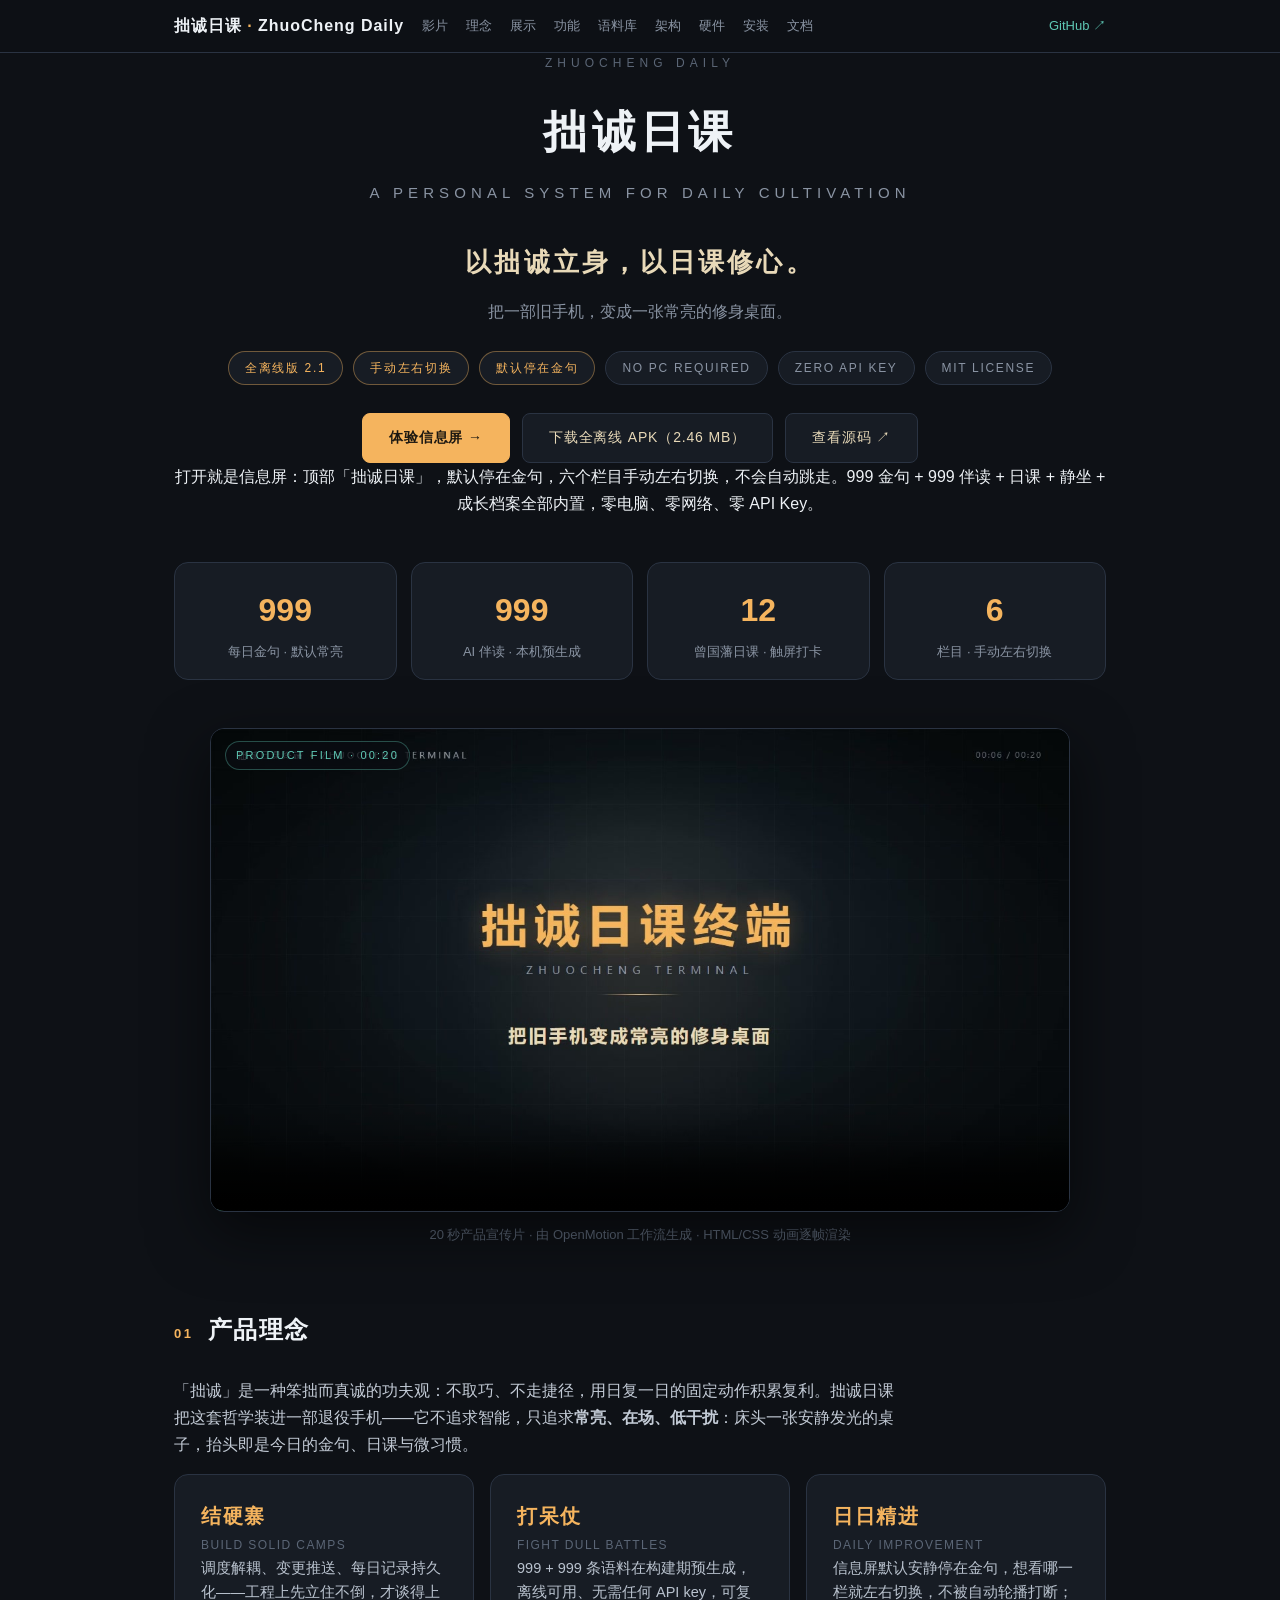
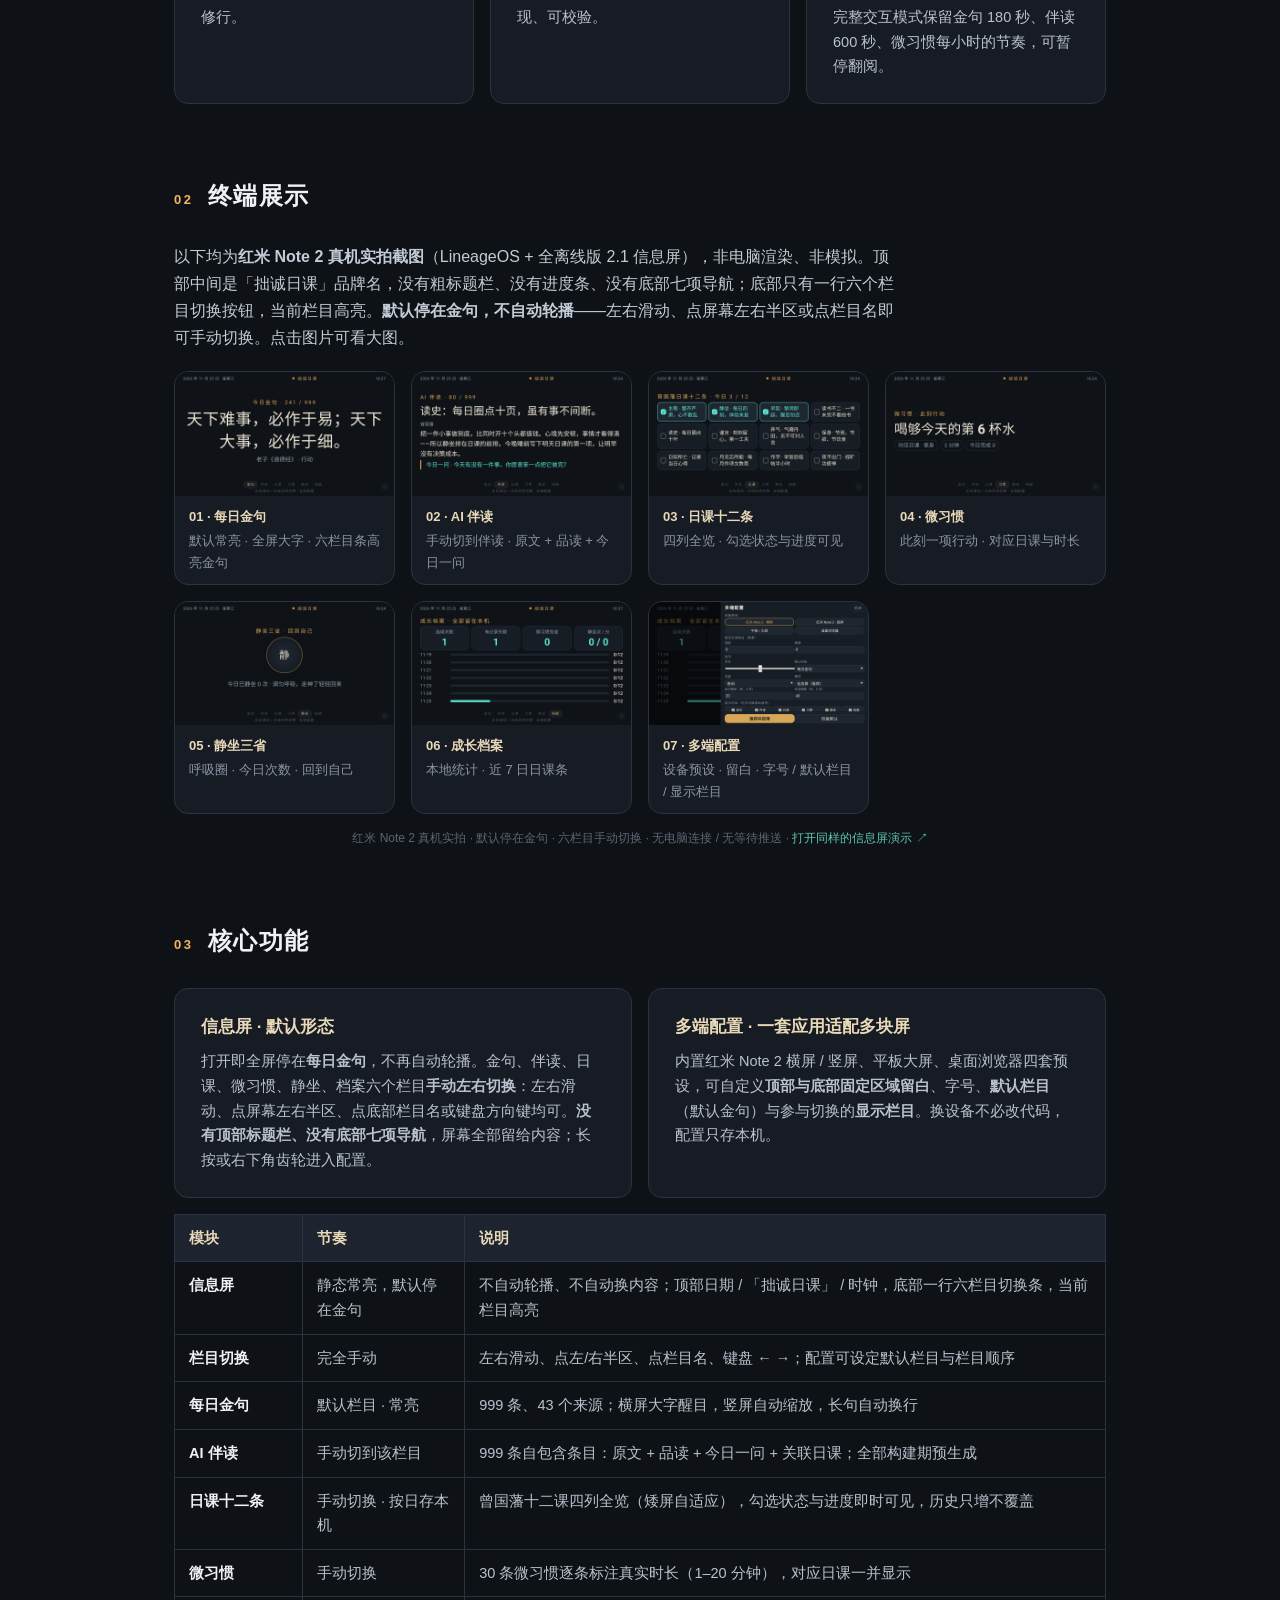
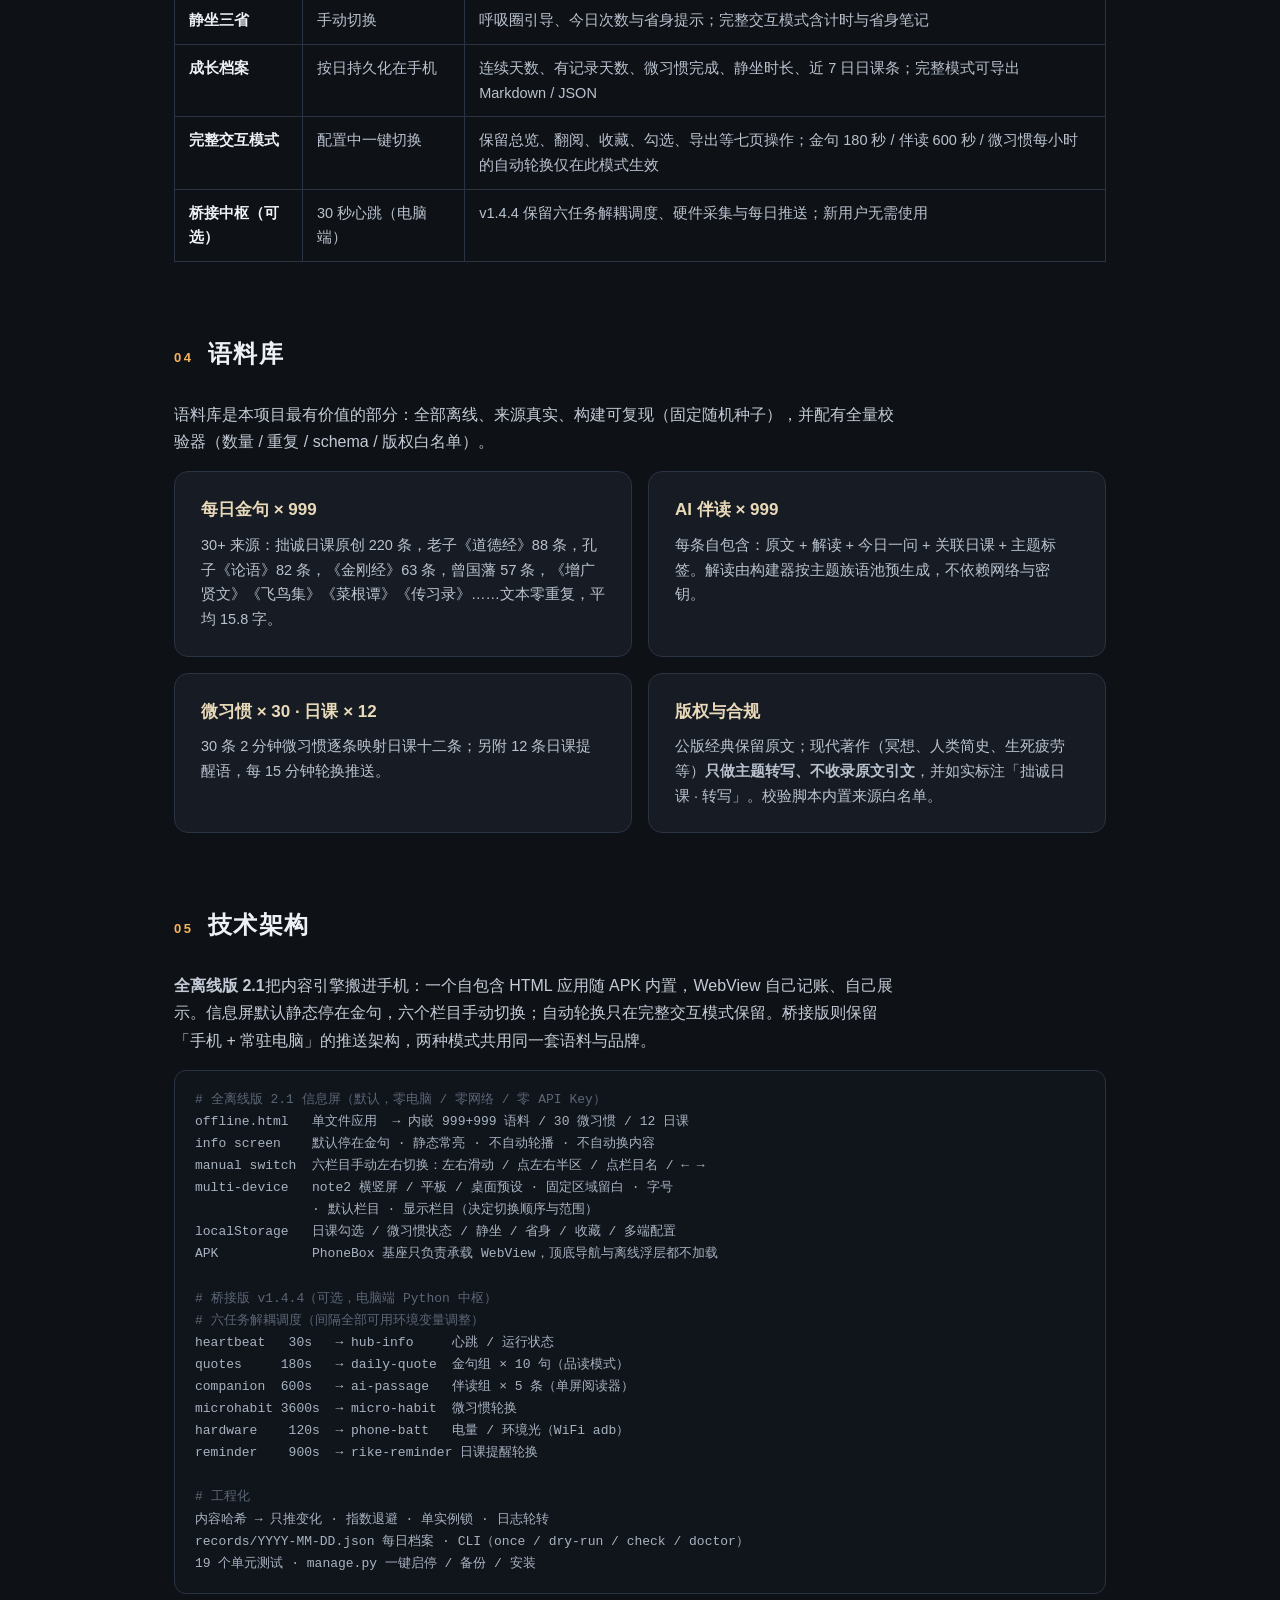
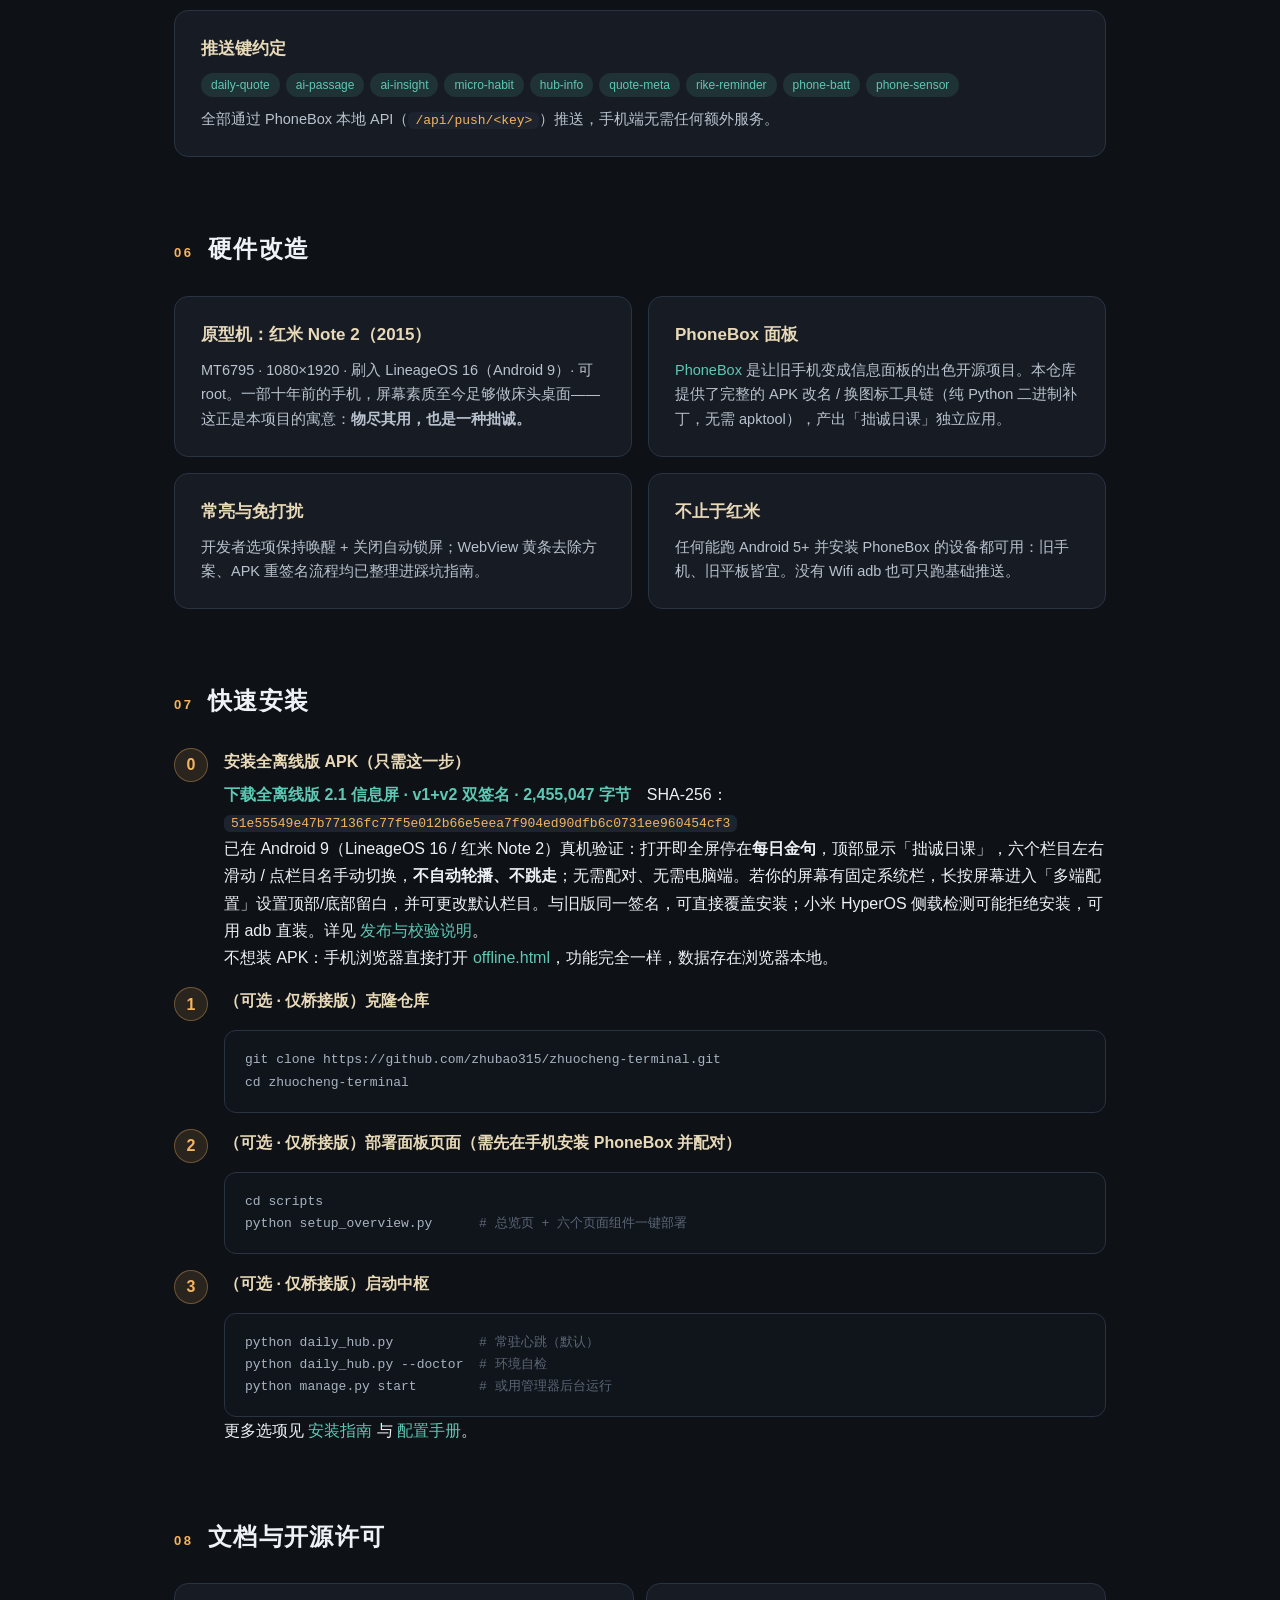
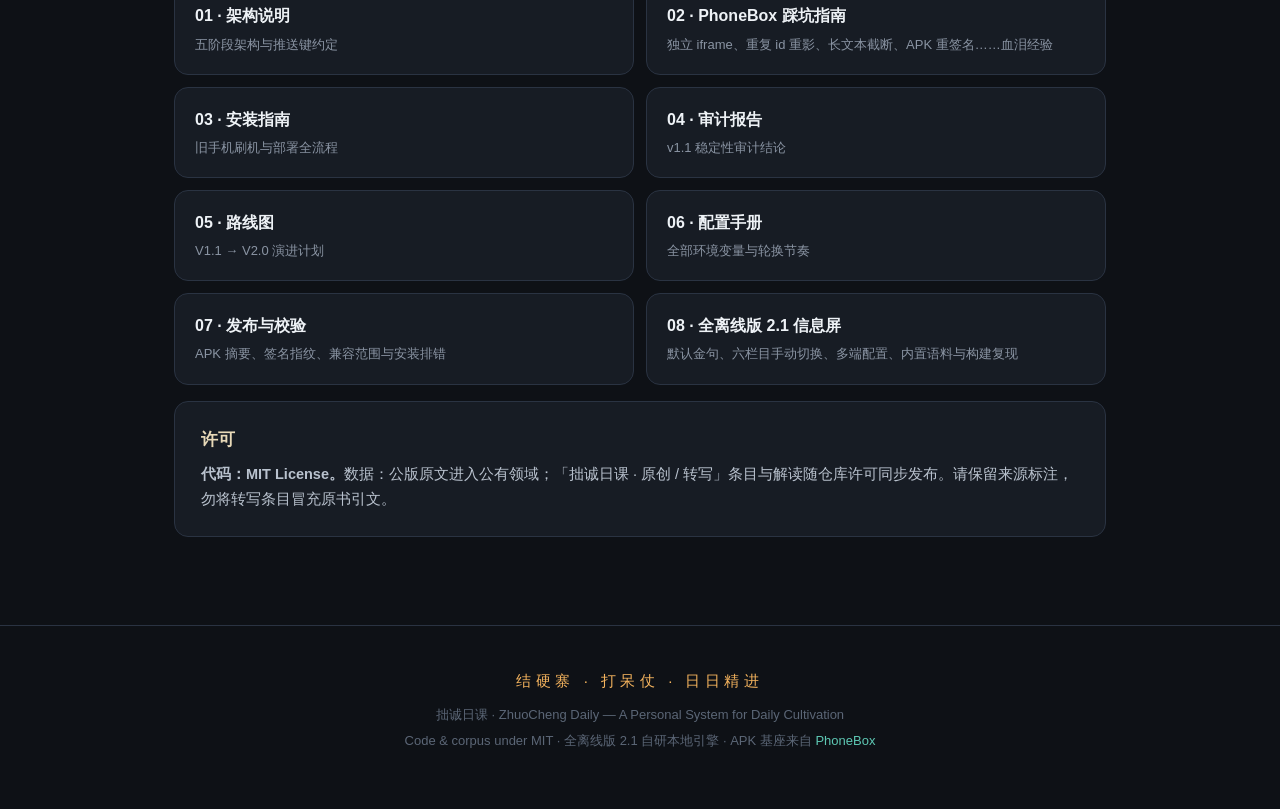
<file: docs/index.html>
<!DOCTYPE html>
<html lang="zh-CN">
<head>
<meta charset="UTF-8">
<meta name="viewport" content="width=device-width, initial-scale=1.0">
<title>拙诚日课 · ZhuoCheng Daily</title>
<meta name="description" content="把旧手机变成一张常亮的修身桌面。离线金句、AI伴读、曾国藩日课与微习惯终端。OFFLINE FIRST · ZERO API KEY。">
<style>
  :root {
    --bg: #0e1116; --bg2: #10141b; --card: #171c24; --card2: #1d242f; --line: #2a3342;
    --txt: #eef2f6; --sub: #8a94a3; --dim: #5b6676;
    --amber: #f5b45e; --teal: #5ec8b4; --ink: #e8d9b8;
  }
  * { margin: 0; padding: 0; box-sizing: border-box; }
  html { scroll-behavior: smooth; }
  body {
    background: var(--bg); color: var(--txt);
    font-family: "PingFang SC", "Hiragino Sans GB", "Microsoft YaHei", sans-serif;
    line-height: 1.7;
  }
  a { color: var(--teal); text-decoration: none; }
  a:hover { text-decoration: underline; }
  .wrap { max-width: 980px; margin: 0 auto; padding: 0 24px; }

  /* ---- nav ---- */
  nav {
    position: sticky; top: 0; z-index: 10;
    background: rgba(14,17,22,.92); backdrop-filter: blur(8px);
    border-bottom: 1px solid var(--line);
  }
  nav .wrap { display: flex; align-items: center; gap: 18px; height: 52px; flex-wrap: nowrap; overflow-x: auto; }
  nav .brand { color: var(--txt); font-weight: 700; letter-spacing: .06em; white-space: nowrap; }
  nav .brand b { color: var(--amber); }
  nav a.sec { color: var(--sub); font-size: 13px; white-space: nowrap; }
  nav a.sec:hover { color: var(--teal); text-decoration: none; }
  nav .gh { margin-left: auto; white-space: nowrap; font-size: 13px; }

  /* ---- hero ---- */
  header { padding: 88px 0 60px; text-align: center; }
  .kicker {
    font-size: 12px; letter-spacing: .42em; color: var(--dim);
    text-transform: uppercase; margin-bottom: 22px;
  }
  h1 { font-size: 44px; letter-spacing: .1em; font-weight: 800; }
  h1 .en { display: block; margin-top: 10px; font-size: 15px; font-weight: 400; letter-spacing: .34em; color: var(--sub); text-transform: uppercase; }
  .slogan { margin-top: 34px; font-size: 26px; color: var(--ink); letter-spacing: .12em; font-weight: 600; }
  .subtitle { margin-top: 14px; font-size: 16px; color: var(--sub); }
  .badges { margin-top: 26px; display: flex; gap: 10px; justify-content: center; flex-wrap: wrap; }
  .badge {
    font-size: 12px; letter-spacing: .14em; padding: 6px 16px; border-radius: 20px;
    border: 1px solid var(--line); color: var(--sub); background: var(--card);
  }
  .badge.hot { color: var(--amber); border-color: rgba(245,180,94,.4); }
  .cta { margin-top: 28px; display: flex; gap: 12px; justify-content: center; flex-wrap: wrap; }
  .cta a {
    display: inline-block; padding: 12px 26px; border-radius: 8px; font-size: 14px;
    text-decoration: none; letter-spacing: .06em; border: 1px solid var(--line);
    color: var(--ink); background: var(--card);
  }
  .cta a.primary { background: var(--amber); color: #1b1711; border-color: var(--amber); font-weight: 700; }
  .cta a:hover { opacity: .85; }
  .stats { margin-top: 44px; display: grid; grid-template-columns: repeat(4, 1fr); gap: 14px; }
  .stat {
    background: var(--card); border: 1px solid var(--line); border-radius: 14px;
    padding: 20px 12px 16px;
  }
  .stat .n { font-size: 32px; font-weight: 800; color: var(--amber); font-variant-numeric: tabular-nums; }
  .stat .t { margin-top: 4px; font-size: 13px; color: var(--sub); }
  @media (max-width: 640px) { h1 { font-size: 32px; } .stats { grid-template-columns: repeat(2, 1fr); } }

  /* ---- promo video ---- */
  .promo { margin-top: 48px; }
  .promo .vframe {
    position: relative; max-width: 860px; margin: 0 auto; border-radius: 14px; overflow: hidden;
    border: 1px solid var(--line); background: #0a0d12; box-shadow: 0 20px 60px rgba(0,0,0,.55);
    aspect-ratio: 16 / 9;
  }
  .promo video { display: block; width: 100%; height: 100%; object-fit: cover; }
  .promo .vtag {
    position: absolute; top: 12px; left: 14px; font-size: 11px; letter-spacing: .2em;
    color: var(--teal); background: rgba(10,13,18,.72); border: 1px solid rgba(94,200,180,.35);
    padding: 4px 10px; border-radius: 20px;
  }
  .promo .vmeta { text-align: center; color: var(--dim); font-size: 13px; margin-top: 12px; }

  /* ---- sections ---- */
  section { padding: 64px 0 8px; }
  .sec-head { display: flex; align-items: baseline; gap: 14px; margin-bottom: 26px; }
  .sec-no { font-size: 13px; letter-spacing: .2em; color: var(--amber); font-weight: 700; }
  h2 { font-size: 24px; letter-spacing: .06em; }
  p.lead { color: #c3cbd6; max-width: 720px; }
  .card {
    background: var(--card); border: 1px solid var(--line); border-radius: 14px;
    padding: 24px 26px; margin-top: 16px;
  }
  .grid2 { display: grid; grid-template-columns: 1fr 1fr; gap: 16px; margin-top: 16px; }
  @media (max-width: 760px) { .grid2 { grid-template-columns: 1fr; } }
  .grid2 .card { margin-top: 0; }
  .card h3 { font-size: 17px; margin-bottom: 8px; color: var(--ink); }
  .card p, .card li { color: #b9c2ce; font-size: 14.5px; }
  .card ul { padding-left: 20px; }
  .tag { display: inline-block; font-size: 12px; padding: 2px 10px; border-radius: 20px; background: rgba(94,200,180,.12); color: var(--teal); margin-right: 6px; }

  /* philosophy */
  .motto {
    display: flex; gap: 16px; margin-top: 16px; flex-wrap: wrap;
  }
  .motto .card { flex: 1; min-width: 240px; margin-top: 0; }
  .motto .zh { font-size: 20px; font-weight: 700; color: var(--amber); letter-spacing: .08em; }
  .motto .en { font-size: 12px; color: var(--dim); letter-spacing: .12em; margin-top: 2px; }

  /* demo */
  .phone-frame {
    margin: 24px auto 0; max-width: 420px;
    border: 1px solid var(--line); border-radius: 22px; overflow: hidden;
    background: var(--bg2); box-shadow: 0 18px 50px rgba(0,0,0,.5);
  }
  .phone-frame .notch { height: 22px; display: flex; justify-content: center; align-items: center; }
  .phone-frame .notch i { width: 90px; height: 6px; border-radius: 3px; background: var(--line); display: block; }
  .phone-frame iframe { width: 100%; height: 560px; border: 0; background: var(--bg); }
  .demo-note { text-align: center; color: var(--dim); font-size: 13px; margin-top: 12px; }

  /* ---- screenshot gallery ---- */
  .shots { display: grid; grid-template-columns: repeat(auto-fit, minmax(210px, 1fr)); gap: 16px; margin-top: 20px; }
  .shot {
    background: var(--card); border: 1px solid var(--line); border-radius: 14px; overflow: hidden;
    transition: transform .2s, border-color .2s;
  }
  .shot:hover { transform: translateY(-3px); border-color: var(--teal); }
  .shot img { display: block; width: 100%; height: auto; background: var(--bg2); }
  .shot figcaption { padding: 10px 14px; font-size: 13px; color: var(--sub); }
  .shot figcaption b { color: var(--ink); display: block; margin-bottom: 2px; }
  .shot-flag { text-align: center; color: var(--dim); font-size: 12px; margin-top: 14px; }

  /* feature table */
  table { width: 100%; border-collapse: collapse; margin-top: 16px; font-size: 14.5px; }
  th, td { border: 1px solid var(--line); padding: 11px 14px; text-align: left; vertical-align: top; }
  th { background: var(--card2); color: var(--ink); font-weight: 600; }
  td { color: #b9c2ce; }
  td b { color: var(--txt); }
  .scroll-x { overflow-x: auto; }

  /* arch */
  pre {
    background: var(--bg2); border: 1px solid var(--line); border-radius: 12px;
    padding: 18px 20px; overflow-x: auto; margin-top: 16px;
    font-family: "SFMono-Regular", Consolas, "Liberation Mono", monospace;
    font-size: 13px; line-height: 1.7; color: #a8b3c1;
  }
  pre .c { color: var(--dim); }
  code.inline {
    background: var(--card2); border-radius: 6px; padding: 1px 7px;
    font-size: 13px; color: var(--amber);
  }

  /* steps */
  .step { display: flex; gap: 16px; margin-top: 16px; align-items: flex-start; }
  .step .no {
    flex: 0 0 34px; height: 34px; border-radius: 50%;
    background: rgba(245,180,94,.12); color: var(--amber);
    display: flex; align-items: center; justify-content: center;
    font-weight: 700; border: 1px solid rgba(245,180,94,.35);
  }
  .step .body { flex: 1; min-width: 0; }
  .step h3 { font-size: 16px; margin-bottom: 6px; color: var(--ink); }

  /* docs */
  .doc-list { display: grid; grid-template-columns: 1fr 1fr; gap: 12px; margin-top: 16px; }
  @media (max-width: 760px) { .doc-list { grid-template-columns: 1fr; } }
  .doc-list .card { margin-top: 0; padding: 18px 20px; }
  .doc-list .card b { color: var(--txt); }
  .doc-list .card span { display: block; color: var(--sub); font-size: 13px; margin-top: 4px; }

  footer {
    margin-top: 80px; padding: 40px 0 56px; border-top: 1px solid var(--line);
    text-align: center; color: var(--dim); font-size: 13px; line-height: 2;
  }
  footer .m { color: var(--amber); letter-spacing: .3em; font-size: 15px; margin-bottom: 6px; }
</style>
  <meta name="referrer" content="strict-origin-when-cross-origin" />
  <script src="zhubao-analytics.js" async fetchpriority="low"
          data-site-id="zhuocheng-terminal" data-site-group="BUILD"
          data-repo="zhubao315/zhuocheng-terminal" data-page-type="landing"></script>
</head>
<body>

<nav>
  <div class="wrap">
    <span class="brand">拙诚日课 <b>·</b> ZhuoCheng Daily</span>
    <a class="sec" href="#film">影片</a>
    <a class="sec" href="#philosophy">理念</a>
    <a class="sec" href="#demo">展示</a>
    <a class="sec" href="#features">功能</a>
    <a class="sec" href="#corpus">语料库</a>
    <a class="sec" href="#arch">架构</a>
    <a class="sec" href="#hardware">硬件</a>
    <a class="sec" href="#install">安装</a>
    <a class="sec" href="#docs">文档</a>
    <a class="gh" href="https://github.com/zhubao315/zhuocheng-terminal" target="_blank" rel="noopener">GitHub ↗</a>
  </div>
</nav>

<!-- ================= HERO ================= -->
<header class="wrap">
  <div class="kicker">ZHUOCHENG DAILY</div>
  <h1>拙诚日课<span class="en">A Personal System for Daily Cultivation</span></h1>
  <div class="slogan">以拙诚立身，以日课修心。</div>
  <div class="subtitle">把一部旧手机，变成一张常亮的修身桌面。</div>
  <div class="badges">
    <span class="badge hot">全离线版 2.1</span>
    <span class="badge hot">手动左右切换</span>
    <span class="badge hot">默认停在金句</span>
    <span class="badge">NO PC REQUIRED</span>
    <span class="badge">ZERO API KEY</span>
    <span class="badge">MIT LICENSE</span>
  </div>
  <div class="cta">
    <a class="primary" href="offline.html">体验信息屏 →</a>
    <a href="releases/zhuocheng-offline-2.0.apk" download>下载全离线 APK（2.46 MB）</a>
    <a href="https://github.com/zhubao315/zhuocheng-terminal" target="_blank" rel="noopener">查看源码 ↗</a>
  </div>
  <div class="vmeta">打开就是信息屏：顶部「拙诚日课」，默认停在金句，六个栏目手动左右切换，不会自动跳走。999 金句 + 999 伴读 + 日课 + 静坐 + 成长档案全部内置，零电脑、零网络、零 API Key。</div>
  <div class="stats">
    <div class="stat"><div class="n">999</div><div class="t">每日金句 · 默认常亮</div></div>
    <div class="stat"><div class="n">999</div><div class="t">AI 伴读 · 本机预生成</div></div>
    <div class="stat"><div class="n">12</div><div class="t">曾国藩日课 · 触屏打卡</div></div>
    <div class="stat"><div class="n">6</div><div class="t">栏目 · 手动左右切换</div></div>
  </div>

  <div class="promo" id="film">
    <div class="vframe">
      <span class="vtag">PRODUCT FILM · 00:20</span>
      <video controls playsinline preload="metadata" poster="media/promo-poster.jpg">
        <source src="media/zhuocheng-promo.mp4" type="video/mp4">
        你的浏览器不支持内嵌视频，<a href="media/zhuocheng-promo.mp4">点此下载观看</a>。
      </video>
    </div>
    <div class="vmeta">20 秒产品宣传片 · 由 OpenMotion 工作流生成 · HTML/CSS 动画逐帧渲染</div>
  </div>
</header>

<div class="wrap">

<!-- ================= 01 理念 ================= -->
<section id="philosophy">
  <div class="sec-head"><span class="sec-no">01</span><h2>产品理念</h2></div>
  <p class="lead">「拙诚」是一种笨拙而真诚的功夫观：不取巧、不走捷径，用日复一日的固定动作积累复利。拙诚日课把这套哲学装进一部退役手机——它不追求智能，只追求<strong>常亮、在场、低干扰</strong>：床头一张安静发光的桌子，抬头即是今日的金句、日课与微习惯。</p>
  <div class="motto">
    <div class="card">
      <div class="zh">结硬寨</div>
      <div class="en">BUILD SOLID CAMPS</div>
      <p>调度解耦、变更推送、每日记录持久化——工程上先立住不倒，才谈得上修行。</p>
    </div>
    <div class="card">
      <div class="zh">打呆仗</div>
      <div class="en">FIGHT DULL BATTLES</div>
      <p>999 + 999 条语料在构建期预生成，离线可用、无需任何 API key，可复现、可校验。</p>
    </div>
    <div class="card">
      <div class="zh">日日精进</div>
      <div class="en">DAILY IMPROVEMENT</div>
      <p>信息屏默认安静停在金句，想看哪一栏就左右切换，不被自动轮播打断；完整交互模式保留金句 180 秒、伴读 600 秒、微习惯每小时的节奏，可暂停翻阅。</p>
    </div>
  </div>
</section>

<!-- ================= 02 展示 ================= -->
<section id="demo">
  <div class="sec-head"><span class="sec-no">02</span><h2>终端展示</h2></div>
  <p class="lead">以下均为<strong>红米 Note 2 真机实拍截图</strong>（LineageOS + 全离线版 2.1 信息屏），非电脑渲染、非模拟。顶部中间是「拙诚日课」品牌名，没有粗标题栏、没有进度条、没有底部七项导航；底部只有一行六个栏目切换按钮，当前栏目高亮。<b>默认停在金句，不自动轮播</b>——左右滑动、点屏幕左右半区或点栏目名即可手动切换。点击图片可看大图。</p>
  <div class="shots">
    <a class="shot" href="screens/01-quote.png" target="_blank" rel="noopener"><img src="screens/01-quote.png" alt="信息屏大字金句真机截图" loading="lazy"><figcaption><b>01 · 每日金句</b>默认常亮 · 全屏大字 · 六栏目条高亮金句</figcaption></a>
    <a class="shot" href="screens/02-companion.png" target="_blank" rel="noopener"><img src="screens/02-companion.png" alt="信息屏 AI 伴读真机截图" loading="lazy"><figcaption><b>02 · AI 伴读</b>手动切到伴读 · 原文 + 品读 + 今日一问</figcaption></a>
    <a class="shot" href="screens/03-rike.png" target="_blank" rel="noopener"><img src="screens/03-rike.png" alt="信息屏日课十二条真机截图" loading="lazy"><figcaption><b>03 · 日课十二条</b>四列全览 · 勾选状态与进度可见</figcaption></a>
    <a class="shot" href="screens/04-habit.png" target="_blank" rel="noopener"><img src="screens/04-habit.png" alt="信息屏微习惯真机截图" loading="lazy"><figcaption><b>04 · 微习惯</b>此刻一项行动 · 对应日课与时长</figcaption></a>
    <a class="shot" href="screens/05-sit.png" target="_blank" rel="noopener"><img src="screens/05-sit.png" alt="信息屏静坐三省真机截图" loading="lazy"><figcaption><b>05 · 静坐三省</b>呼吸圈 · 今日次数 · 回到自己</figcaption></a>
    <a class="shot" href="screens/06-archive.png" target="_blank" rel="noopener"><img src="screens/06-archive.png" alt="信息屏成长档案真机截图" loading="lazy"><figcaption><b>06 · 成长档案</b>本地统计 · 近 7 日日课条</figcaption></a>
    <a class="shot" href="screens/07-config.png" target="_blank" rel="noopener"><img src="screens/07-config.png" alt="多端配置面板真机截图" loading="lazy"><figcaption><b>07 · 多端配置</b>设备预设 · 留白 · 字号 / 默认栏目 / 显示栏目</figcaption></a>
  </div>
  <p class="shot-flag">红米 Note 2 真机实拍 · 默认停在金句 · 六栏目手动切换 · 无电脑连接 / 无等待推送 · <a href="offline.html" target="_blank" rel="noopener">打开同样的信息屏演示 ↗</a></p>
</section>

<!-- ================= 03 核心功能 ================= -->
<section id="features">
  <div class="sec-head"><span class="sec-no">03</span><h2>核心功能</h2></div>
  <div class="grid2">
    <div class="card">
      <h3>信息屏 · 默认形态</h3>
      <p>打开即全屏停在<b>每日金句</b>，不再自动轮播。金句、伴读、日课、微习惯、静坐、档案六个栏目<b>手动左右切换</b>：左右滑动、点屏幕左右半区、点底部栏目名或键盘方向键均可。<b>没有顶部标题栏、没有底部七项导航</b>，屏幕全部留给内容；长按或右下角齿轮进入配置。</p>
    </div>
    <div class="card">
      <h3>多端配置 · 一套应用适配多块屏</h3>
      <p>内置红米 Note 2 横屏 / 竖屏、平板大屏、桌面浏览器四套预设，可自定义<b>顶部与底部固定区域留白</b>、字号、<b>默认栏目</b>（默认金句）与参与切换的<b>显示栏目</b>。换设备不必改代码，配置只存本机。</p>
    </div>
  </div>
  <div class="scroll-x">
  <table>
    <tr><th>模块</th><th>节奏</th><th>说明</th></tr>
    <tr><td><b>信息屏</b></td><td>静态常亮，默认停在金句</td><td>不自动轮播、不自动换内容；顶部日期 / 「拙诚日课」 / 时钟，底部一行六栏目切换条，当前栏目高亮</td></tr>
    <tr><td><b>栏目切换</b></td><td>完全手动</td><td>左右滑动、点左/右半区、点栏目名、键盘 ← →；配置可设定默认栏目与栏目顺序</td></tr>
    <tr><td><b>每日金句</b></td><td>默认栏目 · 常亮</td><td>999 条、43 个来源；横屏大字醒目，竖屏自动缩放，长句自动换行</td></tr>
    <tr><td><b>AI 伴读</b></td><td>手动切到该栏目</td><td>999 条自包含条目：原文 + 品读 + 今日一问 + 关联日课；全部构建期预生成</td></tr>
    <tr><td><b>日课十二条</b></td><td>手动切换 · 按日存本机</td><td>曾国藩十二课四列全览（矮屏自适应），勾选状态与进度即时可见，历史只增不覆盖</td></tr>
    <tr><td><b>微习惯</b></td><td>手动切换</td><td>30 条微习惯逐条标注真实时长（1–20 分钟），对应日课一并显示</td></tr>
    <tr><td><b>静坐三省</b></td><td>手动切换</td><td>呼吸圈引导、今日次数与省身提示；完整交互模式含计时与省身笔记</td></tr>
    <tr><td><b>成长档案</b></td><td>按日持久化在手机</td><td>连续天数、有记录天数、微习惯完成、静坐时长、近 7 日日课条；完整模式可导出 Markdown / JSON</td></tr>
    <tr><td><b>完整交互模式</b></td><td>配置中一键切换</td><td>保留总览、翻阅、收藏、勾选、导出等七页操作；金句 180 秒 / 伴读 600 秒 / 微习惯每小时的自动轮换仅在此模式生效</td></tr>
    <tr><td><b>桥接中枢（可选）</b></td><td>30 秒心跳（电脑端）</td><td>v1.4.4 保留六任务解耦调度、硬件采集与每日推送；新用户无需使用</td></tr>
  </table>
  </div>
</section>

<!-- ================= 04 语料库 ================= -->
<section id="corpus">
  <div class="sec-head"><span class="sec-no">04</span><h2>语料库</h2></div>
  <p class="lead">语料库是本项目最有价值的部分：全部离线、来源真实、构建可复现（固定随机种子），并配有全量校验器（数量 / 重复 / schema / 版权白名单）。</p>
  <div class="grid2">
    <div class="card">
      <h3>每日金句 × 999</h3>
      <p>30+ 来源：拙诚日课原创 220 条，老子《道德经》88 条，孔子《论语》82 条，《金刚经》63 条，曾国藩 57 条，《增广贤文》《飞鸟集》《菜根谭》《传习录》……文本零重复，平均 15.8 字。</p>
    </div>
    <div class="card">
      <h3>AI 伴读 × 999</h3>
      <p>每条自包含：原文 + 解读 + 今日一问 + 关联日课 + 主题标签。解读由构建器按主题族语池预生成，不依赖网络与密钥。</p>
    </div>
    <div class="card">
      <h3>微习惯 × 30 · 日课 × 12</h3>
      <p>30 条 2 分钟微习惯逐条映射日课十二条；另附 12 条日课提醒语，每 15 分钟轮换推送。</p>
    </div>
    <div class="card">
      <h3>版权与合规</h3>
      <p>公版经典保留原文；现代著作（冥想、人类简史、生死疲劳等）<b>只做主题转写、不收录原文引文</b>，并如实标注「拙诚日课 · 转写」。校验脚本内置来源白名单。</p>
    </div>
  </div>
</section>

<!-- ================= 05 架构 ================= -->
<section id="arch">
  <div class="sec-head"><span class="sec-no">05</span><h2>技术架构</h2></div>
  <p class="lead"><b>全离线版 2.1</b>把内容引擎搬进手机：一个自包含 HTML 应用随 APK 内置，WebView 自己记账、自己展示。信息屏默认静态停在金句，六个栏目手动切换；自动轮换只在完整交互模式保留。桥接版则保留「手机 + 常驻电脑」的推送架构，两种模式共用同一套语料与品牌。</p>
<pre>
<span class="c"># 全离线版 2.1 信息屏（默认，零电脑 / 零网络 / 零 API Key）</span>
offline.html   单文件应用  → 内嵌 999+999 语料 / 30 微习惯 / 12 日课
info screen    默认停在金句 · 静态常亮 · 不自动轮播 · 不自动换内容
manual switch  六栏目手动左右切换：左右滑动 / 点左右半区 / 点栏目名 / ← →
multi-device   note2 横竖屏 / 平板 / 桌面预设 · 固定区域留白 · 字号
               · 默认栏目 · 显示栏目（决定切换顺序与范围）
localStorage   日课勾选 / 微习惯状态 / 静坐 / 省身 / 收藏 / 多端配置
APK            PhoneBox 基座只负责承载 WebView，顶底导航与离线浮层都不加载

<span class="c"># 桥接版 v1.4.4（可选，电脑端 Python 中枢）</span>
<span class="c"># 六任务解耦调度（间隔全部可用环境变量调整）</span>
heartbeat   30s   → hub-info     心跳 / 运行状态
quotes     180s   → daily-quote  金句组 × 10 句（品读模式）
companion  600s   → ai-passage   伴读组 × 5 条（单屏阅读器）
microhabit 3600s  → micro-habit  微习惯轮换
hardware    120s  → phone-batt   电量 / 环境光（WiFi adb）
reminder    900s  → rike-reminder 日课提醒轮换

<span class="c"># 工程化</span>
内容哈希 → 只推变化 · 指数退避 · 单实例锁 · 日志轮转
records/YYYY-MM-DD.json 每日档案 · CLI（once / dry-run / check / doctor）
19 个单元测试 · manage.py 一键启停 / 备份 / 安装
</pre>
  <div class="card">
    <h3>推送键约定</h3>
    <p><span class="tag">daily-quote</span><span class="tag">ai-passage</span><span class="tag">ai-insight</span><span class="tag">micro-habit</span><span class="tag">hub-info</span><span class="tag">quote-meta</span><span class="tag">rike-reminder</span><span class="tag">phone-batt</span><span class="tag">phone-sensor</span></p>
    <p style="margin-top:10px">全部通过 PhoneBox 本地 API（<code class="inline">/api/push/&lt;key&gt;</code>）推送，手机端无需任何额外服务。</p>
  </div>
</section>

<!-- ================= 06 硬件 ================= -->
<section id="hardware">
  <div class="sec-head"><span class="sec-no">06</span><h2>硬件改造</h2></div>
  <div class="grid2">
    <div class="card">
      <h3>原型机：红米 Note 2（2015）</h3>
      <p>MT6795 · 1080×1920 · 刷入 LineageOS 16（Android 9）· 可 root。一部十年前的手机，屏幕素质至今足够做床头桌面——这正是本项目的寓意：<b>物尽其用，也是一种拙诚。</b></p>
    </div>
    <div class="card">
      <h3>PhoneBox 面板</h3>
      <p><a href="https://ersinkoc.github.io/phonebox/" target="_blank" rel="noopener">PhoneBox</a> 是让旧手机变成信息面板的出色开源项目。本仓库提供了完整的 APK 改名 / 换图标工具链（纯 Python 二进制补丁，无需 apktool），产出「拙诚日课」独立应用。</p>
    </div>
    <div class="card">
      <h3>常亮与免打扰</h3>
      <p>开发者选项保持唤醒 + 关闭自动锁屏；WebView 黄条去除方案、APK 重签名流程均已整理进踩坑指南。</p>
    </div>
    <div class="card">
      <h3>不止于红米</h3>
      <p>任何能跑 Android 5+ 并安装 PhoneBox 的设备都可用：旧手机、旧平板皆宜。没有 Wifi adb 也可只跑基础推送。</p>
    </div>
  </div>
</section>

<!-- ================= 07 安装 ================= -->
<section id="install">
  <div class="sec-head"><span class="sec-no">07</span><h2>快速安装</h2></div>
  <div class="step">
    <div class="no">0</div>
    <div class="body">
      <h3>安装全离线版 APK（只需这一步）</h3>
      <p><a href="releases/zhuocheng-offline-2.0.apk" download><b>下载全离线版 2.1 信息屏 · v1+v2 双签名 · 2,455,047 字节</b></a>　SHA-256：<code class="inline">51e55549e47b77136fc77f5e012b66e5eea7f904ed90dfb6c0731ee960454cf3</code></p>
      <p>已在 Android 9（LineageOS 16 / 红米 Note 2）真机验证：打开即全屏停在<b>每日金句</b>，顶部显示「拙诚日课」，六个栏目左右滑动 / 点栏目名手动切换，<b>不自动轮播、不跳走</b>；无需配对、无需电脑端。若你的屏幕有固定系统栏，长按屏幕进入「多端配置」设置顶部/底部留白，并可更改默认栏目。与旧版同一签名，可直接覆盖安装；小米 HyperOS 侧载检测可能拒绝安装，可用 adb 直装。详见 <a href="07-releases.md">发布与校验说明</a>。</p>
      <p>不想装 APK：手机浏览器直接打开 <a href="offline.html">offline.html</a>，功能完全一样，数据存在浏览器本地。</p>
    </div>
  </div>
  <div class="step">
    <div class="no">1</div>
    <div class="body">
      <h3>（可选 · 仅桥接版）克隆仓库</h3>
<pre>git clone https://github.com/zhubao315/zhuocheng-terminal.git
cd zhuocheng-terminal</pre>
    </div>
  </div>
  <div class="step">
    <div class="no">2</div>
    <div class="body">
      <h3>（可选 · 仅桥接版）部署面板页面（需先在手机安装 PhoneBox 并配对）</h3>
<pre>cd scripts
python setup_overview.py      <span class="c"># 总览页 + 六个页面组件一键部署</span></pre>
    </div>
  </div>
  <div class="step">
    <div class="no">3</div>
    <div class="body">
      <h3>（可选 · 仅桥接版）启动中枢</h3>
<pre>python daily_hub.py           <span class="c"># 常驻心跳（默认）</span>
python daily_hub.py --doctor  <span class="c"># 环境自检</span>
python manage.py start        <span class="c"># 或用管理器后台运行</span></pre>
      <p>更多选项见 <a href="https://github.com/zhubao315/zhuocheng-terminal/blob/main/docs/03-install.md" target="_blank" rel="noopener">安装指南</a> 与 <a href="https://github.com/zhubao315/zhuocheng-terminal/blob/main/docs/06-configuration.md" target="_blank" rel="noopener">配置手册</a>。</p>
    </div>
  </div>
</section>

<!-- ================= 08 文档 ================= -->
<section id="docs">
  <div class="sec-head"><span class="sec-no">08</span><h2>文档与开源许可</h2></div>
  <div class="doc-list">
    <a class="card" href="https://github.com/zhubao315/zhuocheng-terminal/blob/main/docs/01-architecture.md" target="_blank" rel="noopener"><b>01 · 架构说明</b><span>五阶段架构与推送键约定</span></a>
    <a class="card" href="https://github.com/zhubao315/zhuocheng-terminal/blob/main/docs/02-phonebox-pitfalls.md" target="_blank" rel="noopener"><b>02 · PhoneBox 踩坑指南</b><span>独立 iframe、重复 id 重影、长文本截断、APK 重签名……血泪经验</span></a>
    <a class="card" href="https://github.com/zhubao315/zhuocheng-terminal/blob/main/docs/03-install.md" target="_blank" rel="noopener"><b>03 · 安装指南</b><span>旧手机刷机与部署全流程</span></a>
    <a class="card" href="https://github.com/zhubao315/zhuocheng-terminal/blob/main/docs/04-audit-report.md" target="_blank" rel="noopener"><b>04 · 审计报告</b><span>v1.1 稳定性审计结论</span></a>
    <a class="card" href="https://github.com/zhubao315/zhuocheng-terminal/blob/main/docs/05-improvement-roadmap.md" target="_blank" rel="noopener"><b>05 · 路线图</b><span>V1.1 → V2.0 演进计划</span></a>
    <a class="card" href="https://github.com/zhubao315/zhuocheng-terminal/blob/main/docs/06-configuration.md" target="_blank" rel="noopener"><b>06 · 配置手册</b><span>全部环境变量与轮换节奏</span></a>
    <a class="card" href="07-releases.md"><b>07 · 发布与校验</b><span>APK 摘要、签名指纹、兼容范围与安装排错</span></a>
    <a class="card" href="08-offline-2.0.md"><b>08 · 全离线版 2.1 信息屏</b><span>默认金句、六栏目手动切换、多端配置、内置语料与构建复现</span></a>
  </div>
  <div class="card">
    <h3>许可</h3>
    <p><b>代码：MIT License。</b>数据：公版原文进入公有领域；「拙诚日课 · 原创 / 转写」条目与解读随仓库许可同步发布。请保留来源标注，勿将转写条目冒充原书引文。</p>
  </div>
</section>

</div>

<footer>
  <div class="m">结硬寨 · 打呆仗 · 日日精进</div>
  <div>拙诚日课 · ZhuoCheng Daily — A Personal System for Daily Cultivation</div>
  <div>Code &amp; corpus under MIT · 全离线版 2.1 自研本地引擎 · APK 基座来自 <a href="https://ersinkoc.github.io/phonebox/" target="_blank" rel="noopener">PhoneBox</a></div>
</footer>

</body>
</html>
</file>
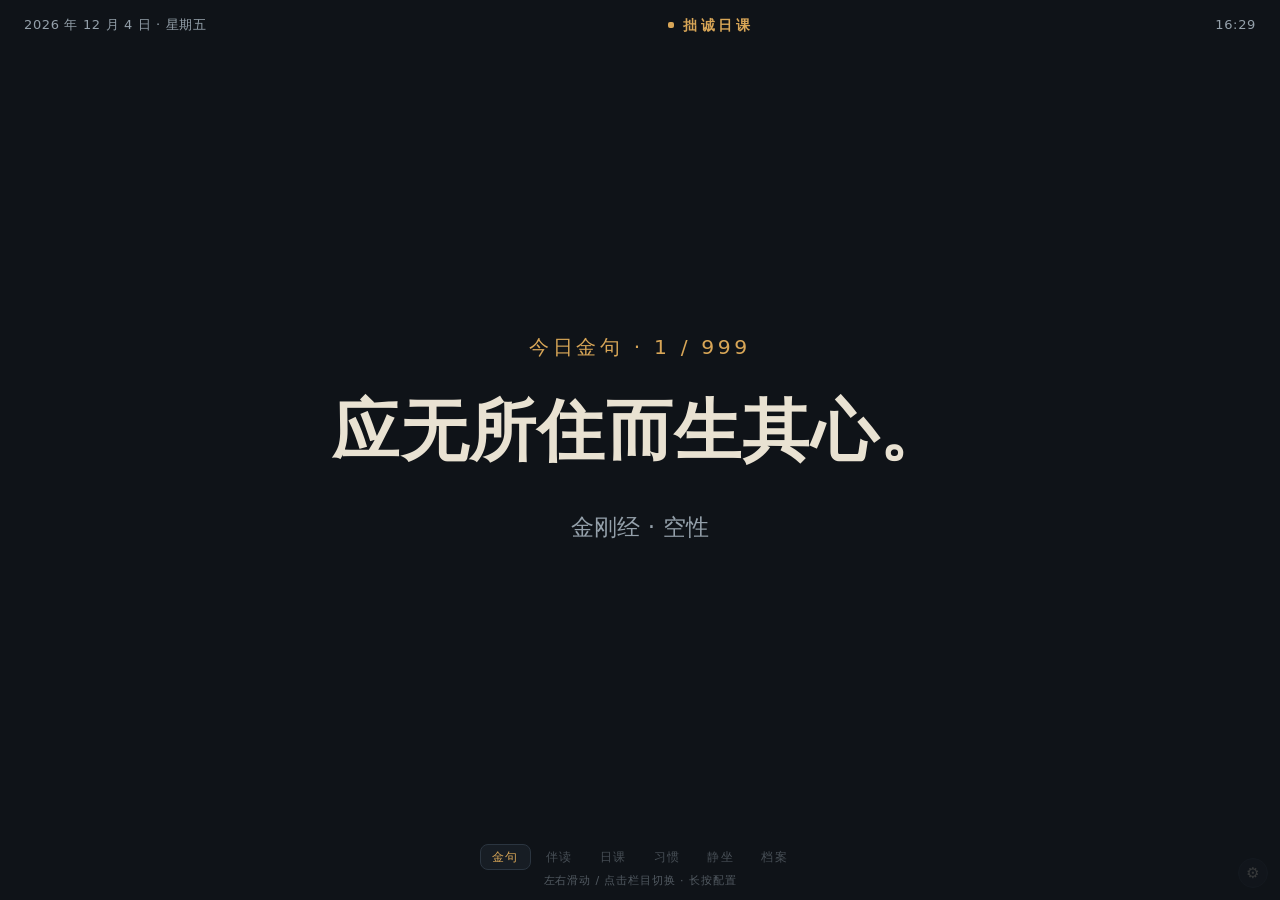
<file: docs/offline.html>
<!doctype html>
<html lang="zh-CN">
<head>
<meta charset="utf-8">
<meta name="viewport" content="width=device-width,initial-scale=1,maximum-scale=1,user-scalable=no,viewport-fit=cover">
<meta name="theme-color" content="#0f1318">
<title>拙诚日课 · 全离线版 2.0</title>
<style>/* 拙诚日课 · 全离线版 2.0 —— 无外链字体 / 无外部图片 / 兼容旧 Android WebView */
:root{
  --bg:#0f1318; --panel:#171d24; --panel2:#1e2630; --ink:#e9e2d2;
  --muted:#94a0aa; --line:#2b3540; --gold:#d8a657; --teal:#5eead4;
  --warn:#e0a458; --danger:#c96f5b; --shadow:rgba(0,0,0,.28);
}
body.light{
  --bg:#f4f1e9; --panel:#fffdf7; --panel2:#ece7db; --ink:#252a2e;
  --muted:#6c747a; --line:#d8d2c4; --gold:#8a641f; --teal:#177f72;
  --warn:#9a6a1c; --danger:#a24c3c; --shadow:rgba(60,50,30,.10);
}
*{box-sizing:border-box;-webkit-tap-highlight-color:transparent}
/* hidden 属性必须始终生效：作者样式的 display:flex/grid/block 会覆盖 UA 默认的 [hidden]{display:none} */
[hidden]{display:none !important}
html,body{margin:0;padding:0;height:100%}
body{
  background:var(--bg); color:var(--ink);
  font-family:system-ui,-apple-system,"PingFang SC","Microsoft YaHei",sans-serif;
  font-size:15px; line-height:1.6; overflow:hidden;
}
button{font-family:inherit;font-size:14px;color:var(--ink);background:var(--panel2);
  border:1px solid var(--line);border-radius:10px;padding:10px 12px;min-height:44px;cursor:pointer}
button:active{opacity:.65}
button.primary{background:var(--gold);color:#12171c;border-color:var(--gold);font-weight:700}
button.ghost{background:transparent;color:var(--muted);border-color:var(--line)}
button.wide-btn{width:100%;margin-top:10px}
#app{display:flex;flex-direction:column;height:100%}
#topbar{display:flex;align-items:center;justify-content:space-between;padding:12px 14px 8px;
  border-bottom:1px solid var(--line);flex:0 0 auto}
.brand{display:flex;align-items:center}
.seal{display:inline-flex;width:38px;height:38px;align-items:center;justify-content:center;
  border-radius:9px;background:var(--gold);color:#11161b;font-weight:800;font-size:22px;margin-right:10px}
.brand-text{display:flex;flex-direction:column;line-height:1.25}
.brand-text b{font-size:16px;letter-spacing:.08em}
.brand-text small{font-size:9px;color:var(--muted);letter-spacing:.12em}
#main{flex:1 1 auto;overflow-y:auto;-webkit-overflow-scrolling:touch;padding:14px 14px 96px}
.page{display:block}
.page[hidden]{display:none}
.page-head{display:flex;align-items:baseline;justify-content:space-between;margin:2px 0 12px}
.page-head h2{font-size:20px;margin:0;font-weight:600;letter-spacing:.06em}
.counter{color:var(--muted);font-size:12px}
.hero{padding:14px 16px 18px;border:1px solid var(--line);border-radius:16px;
  background:linear-gradient(145deg,var(--panel),var(--panel2));box-shadow:0 8px 24px var(--shadow)}
.hero-top{display:flex;align-items:center;justify-content:space-between;color:var(--muted);font-size:12px}
.pill{display:inline-flex;align-items:center;padding:3px 9px;border:1px solid var(--line);border-radius:999px;
  font-size:11px;color:var(--teal)}
.pill i{display:inline-block;width:6px;height:6px;border-radius:50%;background:var(--teal);margin-right:6px}
.hero h1{font-size:15px;font-weight:500;color:var(--gold);margin:16px 0 8px;letter-spacing:.05em}
.hero blockquote{margin:0;font-size:26px;line-height:1.55;font-weight:600;letter-spacing:.02em}
.source{color:var(--muted);font-size:12px;margin-top:10px}
.grid2{display:grid;grid-template-columns:1fr 1fr;grid-gap:10px;margin-top:12px}
.card{background:var(--panel);border:1px solid var(--line);border-radius:14px;padding:14px;margin-top:10px}
.grid2 .card{margin-top:0;min-height:94px}
.card small,.label{display:block;color:var(--muted);font-size:11px;letter-spacing:.08em}
.card b{display:block;font-size:19px;margin-top:6px;font-weight:600;line-height:1.35}
.card em{display:block;color:var(--muted);font-size:11px;font-style:normal;margin-top:6px}
.bar{height:5px;background:var(--panel2);border-radius:4px;margin-top:10px;overflow:hidden}
.bar span{display:block;height:100%;width:0;background:var(--teal);transition:width .25s}
.bar.wide{margin:0 0 12px}
.engine-row{display:flex;justify-content:space-between;font-size:13px;padding:6px 0;border-bottom:1px dashed var(--line)}
.engine-row:last-child{border-bottom:0}
.engine-row span{color:var(--muted)}
.engine-row b{font-size:13px;font-weight:500;margin:0}
.footnote{color:var(--muted);font-size:11px;line-height:1.7;margin:14px 2px 0}
.quote-stage{padding:26px 18px 22px;border-radius:16px;border:1px solid var(--line);
  background:linear-gradient(160deg,var(--panel2),var(--panel));text-align:center;min-height:220px;
  display:flex;flex-direction:column;justify-content:center}
.big-quote{margin:0;font-size:30px;line-height:1.65;font-weight:600;word-break:break-word;letter-spacing:.02em}
.quote-stage .source{text-align:right}
.controls{display:flex;gap:8px;margin-top:14px}
.controls button{flex:1}
.controls.sub{margin-top:8px}
.controls.sub button{font-size:12px;min-height:40px}
.reading .passage{font-size:22px;line-height:1.6;font-weight:600}
.reading p{font-size:14px;margin:8px 0 0;line-height:1.85}
.divider{height:1px;background:var(--line);margin:16px 0}
.question{background:var(--panel2);border-left:3px solid var(--gold);border-radius:8px;padding:10px 12px;margin-top:14px}
.action-line{display:flex;align-items:center;justify-content:space-between;margin-top:14px;color:var(--muted);font-size:12px}
.datebar{display:flex;align-items:center;justify-content:space-between;font-size:13px;color:var(--muted)}
.datebar b{color:var(--ink);font-size:15px}
.rike-grid{display:grid;grid-template-columns:1fr 1fr;grid-gap:8px}
.rike-item{background:var(--panel);border:1px solid var(--line);border-radius:11px;
  padding:12px 10px;min-height:74px;font-size:12.5px;line-height:1.5;display:flex;align-items:center}
.rike-item.done{background:var(--panel2);border-color:var(--teal);color:var(--teal);text-decoration:line-through}
.rike-item .tick{display:inline-flex;width:18px;height:18px;flex:0 0 18px;border:1px solid var(--muted);
  border-radius:5px;margin-right:8px;align-items:center;justify-content:center;font-size:12px}
.rike-item.done .tick{background:var(--teal);border-color:var(--teal);color:#10201e}
.habit-card{text-align:left}
.habit-card p{font-size:22px;line-height:1.55;font-weight:600;margin:10px 0 14px}
.chips span{display:inline-block;font-size:11px;color:var(--muted);border:1px solid var(--line);
  border-radius:999px;padding:2px 9px;margin:0 6px 4px 0}
.sit-stage{display:flex;flex-direction:column;align-items:center;padding:16px 0 6px}
.breath{width:190px;height:190px;border-radius:50%;display:flex;align-items:center;justify-content:center;
  background:radial-gradient(circle,var(--panel2) 35%,var(--panel) 72%);border:1px solid var(--gold);
  box-shadow:0 0 40px var(--shadow);margin-bottom:14px}
.breath.running{animation:breathe 8s ease-in-out infinite}
@keyframes breathe{0%,100%{transform:scale(.82);opacity:.72}50%{transform:scale(1.05);opacity:1}}
.breath span{font-size:34px;font-weight:600;letter-spacing:.04em}
#sHint{color:var(--muted);font-size:12px;text-align:center;margin:0}
.questions label{display:block;font-size:13px;padding:7px 0}
.questions input{width:18px;height:18px;vertical-align:middle;margin-right:8px}
textarea{width:100%;margin-top:10px;background:var(--panel2);border:1px solid var(--line);
  border-radius:9px;color:var(--ink);padding:10px;font-family:inherit;font-size:13px;resize:vertical}
.week-row{display:flex;align-items:center;font-size:11px;color:var(--muted);margin-top:8px}
.week-row span:first-child{width:64px;flex:0 0 64px}
.week-bar{flex:1;height:9px;background:var(--panel2);border-radius:5px;overflow:hidden}
.week-bar i{display:block;height:100%;background:var(--teal)}
.week-row b{width:40px;text-align:right;font-weight:500;color:var(--ink)}
.favs{max-height:210px;overflow-y:auto;color:var(--muted);font-size:12px}
.fav-item{padding:7px 0;border-bottom:1px dashed var(--line)}
.fav-item button{float:right;padding:2px 8px;min-height:28px;font-size:11px;margin-left:6px}
#toast{position:fixed;left:50%;bottom:92px;transform:translateX(-50%);background:var(--panel2);
  color:var(--ink);border:1px solid var(--line);border-radius:999px;padding:8px 16px;font-size:12px;
  opacity:0;pointer-events:none;transition:opacity .2s;z-index:20;white-space:nowrap}
#toast.show{opacity:1}
#tabs{position:fixed;left:0;right:0;bottom:0;z-index:10;display:flex;background:var(--panel);
  border-top:1px solid var(--line);padding:6px 4px calc(6px + env(safe-area-inset-bottom,0px))}
#tabs button{flex:1;background:transparent;border:0;min-height:52px;padding:4px 0;border-radius:8px;
  display:flex;flex-direction:column;align-items:center;justify-content:center;color:var(--muted);font-size:10px}
#tabs button span{font-size:17px;line-height:1.2;margin-bottom:2px;color:var(--muted)}
#tabs button.active{color:var(--gold)}
#tabs button.active span{color:var(--gold)}
/* ===== 信息屏模式（默认）：全屏、静态常亮、栏目手动左右切换、无顶底导航 ===== */
:root{--safe-top:0px;--safe-bottom:0px;--screen-scale:1}
body.screen-mode #topbar,body.screen-mode #tabs,body.screen-mode #main{display:none!important}
body.screen-mode #app{height:100%;position:relative}
body.screen-mode #cfgBtn{opacity:.18}
#screen{display:none;position:absolute;left:0;right:0;top:0;bottom:0;flex-direction:column;overflow:hidden;
  padding:calc(var(--safe-top) + 14px) 24px calc(var(--safe-bottom) + 10px)}
body.screen-mode #screen{display:flex;-webkit-user-select:none;user-select:none}
.screen-top{display:flex;align-items:center;justify-content:space-between;flex:0 0 auto;
  color:var(--muted);font-size:13px;letter-spacing:.05em}
/* 顶部中间显示品牌名「拙诚日课」，不再显示「纯离线 · 信息屏」 */
.screen-tag{color:var(--gold);font-size:14px;font-weight:600;letter-spacing:.28em}
.screen-tag i{display:inline-block;width:6px;height:6px;border-radius:2px;background:var(--gold);margin-right:9px;vertical-align:2px}
.screen-body{flex:1 1 auto;min-height:0;display:flex;flex-direction:column;justify-content:center;
  overflow:hidden;padding:1.5vh 0}
/* 六个栏目切换条：极薄、低调、可点；不自动轮播 */
.screen-nav{display:flex;justify-content:center;flex-wrap:wrap;gap:3px;flex:0 0 auto;padding:4px 0 2px}
.screen-nav button{background:none;border:1px solid transparent;color:var(--muted);font-size:12px;
  letter-spacing:.12em;padding:5px 11px;min-height:0;line-height:1.2;border-radius:8px;opacity:.42}
.screen-nav button.active{color:var(--gold);opacity:1;border-color:var(--line);background:var(--panel)}
.screen-hint{text-align:center;color:var(--muted);font-size:11px;letter-spacing:.08em;opacity:.5;
  flex:0 0 auto;transition:opacity .8s}
.screen-hint.dim{opacity:.07}
.sc-kicker{display:block;color:var(--gold);font-size:calc(14px * var(--screen-scale));letter-spacing:.18em;margin-bottom:2vh}
.sc-quote{text-align:center}
.sc-quote blockquote{margin:0;font-size:calc(46px * var(--screen-scale));line-height:1.5;font-weight:600;
  word-break:break-word;letter-spacing:.02em}
.sc-quote .sc-source{margin-top:3vh;color:var(--muted);font-size:calc(16px * var(--screen-scale))}
.sc-companion .sc-passage{font-size:calc(32px * var(--screen-scale));line-height:1.55;font-weight:600;margin:0 0 2vh}
.sc-companion .sc-insight{font-size:calc(18px * var(--screen-scale));line-height:1.8;margin:1.5vh 0 0;color:var(--ink)}
.sc-companion .sc-question{font-size:calc(16px * var(--screen-scale));color:var(--teal);margin-top:2vh;
  border-left:3px solid var(--gold);padding-left:14px}
.sc-companion .sc-source{color:var(--muted);font-size:13px}
.sc-grid{display:grid;grid-template-columns:repeat(3,1fr);grid-gap:10px;margin-top:2vh}
.sc-item{background:var(--panel);border:1px solid var(--line);border-radius:12px;padding:14px;
  font-size:calc(15px * var(--screen-scale));line-height:1.45;display:flex;align-items:center;min-height:72px}
.sc-item.done{background:var(--panel2);border-color:var(--teal);color:var(--teal)}
.sc-item .tick{display:inline-flex;width:20px;height:20px;flex:0 0 20px;border:1px solid var(--muted);
  border-radius:5px;margin-right:10px;align-items:center;justify-content:center;font-size:12px}
.sc-item.done .tick{background:var(--teal);border-color:var(--teal);color:#10201e}
.sc-rike .sc-item{cursor:pointer}
.sc-tip{font-size:calc(12px * var(--screen-scale));color:var(--muted);margin-top:1.2vh;text-align:center}
.sc-habit .sc-action{font-size:calc(40px * var(--screen-scale));line-height:1.45;font-weight:600;margin:1vh 0 2vh}
.sc-chips span{display:inline-block;font-size:calc(14px * var(--screen-scale));color:var(--muted);
  border:1px solid var(--line);border-radius:999px;padding:4px 14px;margin:0 8px 6px 0}
.sc-sit{display:flex;flex-direction:column;align-items:center;justify-content:center;text-align:center;height:100%}
.sc-sit .breath{width:min(34vh,240px);height:min(34vh,240px)}
.sc-sit .breath span{font-size:calc(30px * var(--screen-scale))}
.sc-sit .sc-hintline{color:var(--muted);font-size:calc(16px * var(--screen-scale));margin-top:2vh}
.sc-stats{display:grid;grid-template-columns:repeat(4,1fr);grid-gap:12px}
.sc-stat{background:var(--panel);border:1px solid var(--line);border-radius:14px;padding:18px 12px;text-align:center}
.sc-stat small{display:block;color:var(--muted);font-size:calc(13px * var(--screen-scale))}
.sc-stat b{display:block;font-size:calc(42px * var(--screen-scale));line-height:1.4;margin-top:6px;color:var(--teal)}
.sc-week{margin-top:2vh}
.sc-week .week-row{font-size:calc(13px * var(--screen-scale));margin-top:8px}
.sc-week .week-row span:first-child{width:88px;flex-basis:88px}
.sc-week .week-bar{height:12px}
.sc-progress-note{color:var(--muted);font-size:calc(14px * var(--screen-scale));text-align:center;margin-bottom:1vh}

/* ===== 多端配置抽屉 ===== */
#cfgBtn{position:fixed;right:12px;bottom:12px;z-index:30;width:30px;height:30px;min-height:30px;padding:0;
  border-radius:50%;font-size:15px;opacity:.32;transition:opacity .2s}
#cfgBtn:hover{opacity:1}
body:not(.screen-mode) #cfgBtn{bottom:100px}
.cfg-mask{position:fixed;left:0;right:0;top:0;bottom:0;background:rgba(0,0,0,.5);z-index:40}
/* 头部与底部按钮固定，中间内容区独立滚动：任何屏高下按钮都不遮挡控件 */
.cfg-panel{position:fixed;right:0;top:0;bottom:0;width:min(430px,92vw);z-index:41;
  display:flex;flex-direction:column;overflow:hidden;
  background:var(--panel);border-left:1px solid var(--line);padding:18px 20px 20px}
.cfg-scroll{flex:1 1 auto;min-height:0;overflow-y:auto;-webkit-overflow-scrolling:touch}
.cfg-head{display:flex;align-items:center;justify-content:space-between;margin-bottom:18px;flex:0 0 auto}
.cfg-head b{font-size:18px;letter-spacing:.08em}
.cfg-head button{min-height:34px;padding:5px 12px}
.cfg-panel .label{margin:16px 0 8px}
.cfg-profiles{display:grid;grid-template-columns:1fr 1fr;grid-gap:8px}
.cfg-profiles button{font-size:12px;min-height:40px;padding:6px}
.cfg-profiles button.active{border-color:var(--gold);color:var(--gold)}
.cfg-row{display:flex;gap:12px;margin:8px 0 4px}
.cfg-row label{flex:1;font-size:12px;color:var(--muted);display:block}
.cfg-row input,.cfg-row select{width:100%;margin-top:5px;background:var(--panel2);border:1px solid var(--line);
  border-radius:8px;color:var(--ink);padding:8px;font-family:inherit;font-size:14px;min-height:38px}
.cfg-row input[type=range]{padding:0;min-height:38px}
.cfg-modules{display:grid;grid-template-columns:1fr 1fr;grid-gap:6px}
.cfg-modules label{font-size:12px;color:var(--ink);background:var(--panel2);border:1px solid var(--line);
  border-radius:8px;padding:8px;display:flex;align-items:center}
.cfg-modules input{width:16px;height:16px;margin-right:8px}
.cfg-actions{display:flex;gap:10px;margin-top:12px;flex:0 0 auto}
.cfg-actions button{flex:1}

/* 矮屏横屏（如红米 Note 2 的 1080×608 CSS 视口）：压缩信息密度，避免顶部被裁 */
@media (max-height:700px) and (orientation:landscape){
  #screen{padding-top:10px;padding-bottom:6px}
  .screen-top{font-size:11px}
  .screen-tag{font-size:12px;letter-spacing:.22em}
  .screen-nav{padding:2px 0 1px;gap:2px}
  .screen-nav button{font-size:10px;padding:3px 8px;letter-spacing:.08em}
  .screen-hint{font-size:10px}
  .sc-kicker{font-size:calc(12px * var(--screen-scale));margin-bottom:1vh}
  .sc-quote blockquote{font-size:calc(36px * var(--screen-scale));line-height:1.4}
  .sc-quote .sc-source{margin-top:1.5vh;font-size:calc(13px * var(--screen-scale))}
  .sc-companion .sc-passage{font-size:calc(24px * var(--screen-scale));margin-bottom:1vh}
  .sc-companion .sc-insight{font-size:calc(14px * var(--screen-scale));line-height:1.6;margin-top:1vh}
  .sc-companion .sc-question{font-size:calc(13px * var(--screen-scale));margin-top:1vh}
  .sc-grid{grid-template-columns:repeat(4,1fr);grid-gap:6px;margin-top:1vh}
  .sc-item{font-size:calc(11px * var(--screen-scale));line-height:1.35;padding:7px 9px;min-height:56px}
  .sc-item .tick{width:16px;height:16px;flex-basis:16px;margin-right:6px}
  .sc-habit .sc-action{font-size:calc(30px * var(--screen-scale));margin:0.5vh 0 1vh}
  .sc-chips span{font-size:calc(12px * var(--screen-scale));padding:2px 10px}
  .sc-sit .breath{width:min(30vh,170px);height:min(30vh,170px)}
  .sc-sit .breath span{font-size:calc(24px * var(--screen-scale))}
  .sc-sit .sc-hintline{font-size:calc(13px * var(--screen-scale));margin-top:1vh}
  /* 成长档案：矮屏下压缩统计卡与七日行，保证标题和最后一行不被裁切 */
  .sc-archive .sc-kicker{margin-bottom:0.5vh}
  .sc-stats{grid-gap:8px;margin-top:0.5vh}
  .sc-stat{padding:6px 8px}
  .sc-stat small{font-size:calc(10px * var(--screen-scale))}
  .sc-stat b{font-size:calc(22px * var(--screen-scale));line-height:1.25;margin-top:1px}
  .sc-week{margin-top:0.5vh}
  .sc-week .week-row{font-size:calc(10px * var(--screen-scale));margin-top:2px}
  .sc-week .week-bar{height:6px}
  /* 配置抽屉在矮屏上收紧；内容区独立滚动、按钮固定不遮挡 */
  .cfg-panel{padding:5px 10px 6px}
  .cfg-head{margin-bottom:0}
  .cfg-head b{font-size:13px}
  .cfg-head button{min-height:24px;padding:2px 8px;font-size:11px}
  .cfg-panel .label{margin:3px 0 1px;font-size:9px}
  .cfg-profiles{grid-gap:3px}
  .cfg-profiles button{font-size:10px;min-height:22px;padding:1px}
  .cfg-row{margin:0;gap:6px}
  .cfg-row label{font-size:9px}
  .cfg-row input,.cfg-row select{margin-top:1px;padding:2px;font-size:11px;min-height:22px}
  .cfg-row input[type=range]{min-height:22px}
  .cfg-modules{grid-template-columns:repeat(6,1fr);grid-gap:2px}
  .cfg-modules label{font-size:9px;padding:3px 1px;white-space:nowrap;overflow:hidden;text-overflow:ellipsis;min-width:0;justify-content:center}
  .cfg-modules input{width:11px;height:11px;margin-right:3px;flex:0 0 11px}
  .cfg-actions{margin-top:4px;padding-top:3px;border-top:1px solid var(--line)}
  .cfg-actions button{min-height:26px;padding:2px;font-size:12px}
  .cfg-panel .footnote{display:none}
}

@media (orientation:portrait){
  #screen{padding-left:16px;padding-right:16px}
  .sc-grid{grid-template-columns:1fr 1fr}
  .sc-quote blockquote{font-size:calc(38px * var(--screen-scale))}
  .sc-companion .sc-passage{font-size:calc(26px * var(--screen-scale))}
  .sc-stats{grid-template-columns:1fr 1fr}
}
@media (min-width:1400px) and (orientation:landscape){
  .sc-grid{grid-template-columns:repeat(4,1fr)}
}
@media (max-width:360px){
  .hero blockquote{font-size:22px}.big-quote{font-size:26px}.brand-text small{font-size:8px}
  #tabs button{font-size:9px}
}
</style>
  <meta name="referrer" content="strict-origin-when-cross-origin" />
  <script src="zhubao-analytics.js" async fetchpriority="low"
          data-site-id="zhuocheng-terminal" data-site-group="BUILD"
          data-repo="zhubao315/zhuocheng-terminal" data-page-type="demo"></script>
</head>
<body>
<div id="app">
  <!-- 信息屏：默认形态，全屏轮播、无顶栏/底栏、极少互动 -->
  <section id="screen" class="screen">
    <div class="screen-top">
      <span id="scDate">—</span>
      <span class="screen-tag"><i></i>拙诚日课</span>
      <span id="scClock">—</span>
    </div>
    <div id="scBody" class="screen-body"></div>
    <div id="scNav" class="screen-nav"></div>
    <div id="scHint" class="screen-hint">左右滑动 / 点击栏目切换 · 长按配置</div>
  </section>

  <header id="topbar">
    <div class="brand">
      <span class="seal">拙</span>
      <div class="brand-text"><b>拙诚日课</b><small>ZHUOCHENG DAILY · OFFLINE 2.0</small></div>
    </div>
    <button id="themeBtn" class="ghost" type="button">日间</button>
  </header>

  <main id="main">
    <section class="page" id="page-overview">
      <div class="hero">
        <div class="hero-top"><span id="ovDate">—</span><span class="pill"><i></i>纯离线 · 本地引擎</span></div>
        <h1 id="ovTheme">今日主题 · —</h1>
        <blockquote id="ovQuote">—</blockquote>
        <div id="ovSource" class="source">—</div>
      </div>
      <div class="grid2">
        <div class="card" onclick="ZC.show('rike')"><small>今日日课</small><b id="ovRike">0 / 12</b><div class="bar"><span id="ovRikeBar"></span></div><em>触屏打卡</em></div>
        <div class="card" onclick="ZC.show('habit')"><small>当前微习惯</small><b id="ovHabit">—</b><em id="ovHabitMap">—</em></div>
        <div class="card" onclick="ZC.show('sit')"><small>静坐三省</small><b id="ovSit">今日 0 次</b><em>回到自己</em></div>
        <div class="card" onclick="ZC.show('archive')"><small>成长档案</small><b id="ovStreak">连续 0 天</b><em>本地留存</em></div>
      </div>
      <div class="card engine">
        <small>中枢状态</small>
        <div class="engine-row"><span>内容引擎</span><b>已内置 · 无需电脑</b></div>
        <div class="engine-row"><span>金句 / 伴读</span><b id="ovCounts">999 / 999</b></div>
        <div class="engine-row"><span>下次轮换</span><b id="ovNext">—</b></div>
        <div class="engine-row"><span>本地运行</span><b id="ovUptime">—</b></div>
      </div>
      <p class="footnote">全部内容与记录都在本机。拔掉数据线、关掉电脑、断开网络，终端照常运行。</p>
    </section>

    <section class="page" id="page-quote" hidden>
      <div class="page-head"><h2>每日金句</h2><span id="qIndex" class="counter">—</span></div>
      <div class="quote-stage">
        <blockquote id="qText" class="big-quote">—</blockquote>
        <div id="qMeta" class="source">—</div>
      </div>
      <div class="controls">
        <button id="qPrev" type="button">上一条</button>
        <button id="qPause" class="primary" type="button">暂停</button>
        <button id="qNext" type="button">下一条</button>
      </div>
      <div class="controls sub">
        <button id="qFav" type="button">收藏</button>
        <button id="qSmall" type="button">A−</button>
        <button id="qLarge" type="button">A＋</button>
      </div>
      <p class="footnote" id="qNextInfo">每 180 秒自动换新；组内可随时暂停、翻阅、收藏。</p>
    </section>

    <section class="page" id="page-companion" hidden>
      <div class="page-head"><h2>AI 伴读</h2><span id="cIndex" class="counter">—</span></div>
      <div class="card reading">
        <div id="cPassage" class="passage">—</div>
        <div id="cSource" class="source">—</div>
        <div class="divider"></div>
        <small class="label">品读</small>
        <p id="cInsight">—</p>
        <div class="question"><small class="label">今日一问</small><p id="cQuestion">—</p></div>
        <div class="action-line"><span id="cPractice">关联日课 · —</span><button id="cGoSit" class="ghost" type="button">去静坐</button></div>
      </div>
      <div class="controls">
        <button id="cPrev" type="button">上一条</button>
        <button id="cPause" class="primary" type="button">暂停</button>
        <button id="cNext" type="button">下一条</button>
      </div>
      <div class="controls sub"><button id="cFav" type="button">收藏</button></div>
      <p class="footnote" id="cNextInfo">每 600 秒自动换新。解读为构建期预生成，运行时不调用任何 API。</p>
    </section>

    <section class="page" id="page-rike" hidden>
      <div class="page-head"><h2>日课十二条</h2><span id="rProgress" class="counter">0 / 12</span></div>
      <div class="datebar">
        <button id="rPrevDay" type="button">‹ 前一日</button>
        <b id="rDate">—</b>
        <button id="rNextDay" type="button">后一日 ›</button>
      </div>
      <div class="bar wide"><span id="rBar"></span></div>
      <div id="rList" class="rike-grid"></div>
      <div class="controls sub"><button id="rReset" type="button">清空当日</button><button id="rToday" type="button">回到今天</button></div>
      <p class="footnote">点击条目即可勾选。每日记录保存在本机，不上传、不覆盖历史日期。</p>
    </section>

    <section class="page" id="page-habit" hidden>
      <div class="page-head"><h2>微习惯</h2><span id="hCount" class="counter">—</span></div>
      <div class="card habit-card">
        <small class="label">此刻行动</small>
        <p id="hText">—</p>
        <div class="chips"><span id="hMap">—</span><span id="hDur">—</span><span id="hLevel">—</span></div>
      </div>
      <div class="controls">
        <button id="hDone" class="primary" type="button">完成</button>
        <button id="hLater" type="button">稍后</button>
        <button id="hSkip" type="button">跳过</button>
      </div>
      <div class="controls sub"><button id="hNext" type="button">换一条</button><button id="hPause" type="button">暂停轮换</button></div>
      <p class="footnote" id="hNextInfo">每小时换一条；完成后计入当日记录，可随时回看。</p>
    </section>

    <section class="page" id="page-sit" hidden>
      <div class="page-head"><h2>静坐三省</h2><span id="sStatus" class="counter">未开始</span></div>
      <div class="sit-stage">
        <div id="sCircle" class="breath"><span id="sClock">00:00</span></div>
        <p id="sHint">调匀呼吸，随圆圈起伏。走神了，轻轻回来。</p>
      </div>
      <div class="controls" id="sMins">
        <button type="button" data-min="5">5 分钟</button>
        <button class="primary" type="button" data-min="10">10 分钟</button>
        <button type="button" data-min="15">15 分钟</button>
        <button type="button" data-min="20">20 分钟</button>
      </div>
      <div class="controls">
        <button id="sStart" class="primary" type="button">开始</button>
        <button id="sPause" type="button">暂停</button>
        <button id="sReset" type="button">重置</button>
      </div>
      <div class="card questions">
        <small class="label">三省</small>
        <label><input type="checkbox" id="sQ1"> 今日身心是否安住？</label>
        <label><input type="checkbox" id="sQ2"> 哪一句话还挂在心上？</label>
        <label><input type="checkbox" id="sQ3"> 明日最重要的一件事是什么？</label>
        <textarea id="sNote" rows="3" placeholder="写下一句省身记录（可选，仅存本机）"></textarea>
        <button id="sSave" class="primary wide-btn" type="button">保存本次静坐</button>
      </div>
    </section>

    <section class="page" id="page-archive" hidden>
      <div class="page-head"><h2>成长档案</h2><span class="counter">本地留存</span></div>
      <div class="grid2">
        <div class="card"><small>日课完成天数</small><b id="aDays">0</b></div>
        <div class="card"><small>连续天数</small><b id="aStreak">0</b></div>
        <div class="card"><small>微习惯完成</small><b id="aHabits">0</b></div>
        <div class="card"><small>静坐次数 / 分钟</small><b id="aSits">0 / 0</b></div>
      </div>
      <div class="card">
        <small class="label">近 7 日 · 日课</small>
        <div id="aWeek"></div>
      </div>
      <div class="card">
        <small class="label">收藏</small>
        <div id="aFavs" class="favs">暂无收藏</div>
      </div>
      <div class="card">
        <small class="label">导出（全部数据留在本机）</small>
        <div class="controls sub">
          <button id="aMd" type="button">导出 Markdown</button>
          <button id="aJson" type="button">导出 JSON</button>
        </div>
        <textarea id="aOut" rows="4" readonly placeholder="导出内容会显示在这里，也可复制"></textarea>
      </div>
      <p class="footnote">档案只统计真实保存的记录；没有记录的日子不会生成结论。</p>
    </section>
  </main>

  <nav id="tabs">
    <button type="button" data-page="overview"><span>◎</span>总览</button>
    <button type="button" data-page="quote"><span>句</span>金句</button>
    <button type="button" data-page="companion"><span>读</span>伴读</button>
    <button type="button" data-page="rike"><span>课</span>日课</button>
    <button type="button" data-page="habit"><span>习</span>习惯</button>
    <button type="button" data-page="sit"><span>静</span>静坐</button>
    <button type="button" data-page="archive"><span>档</span>档案</button>
  </nav>

  <button id="cfgBtn" type="button" aria-label="多端配置">⚙</button>
  <div id="cfgMask" class="cfg-mask" hidden></div>
  <aside id="cfgPanel" class="cfg-panel" hidden>
    <div class="cfg-head"><b>多端配置</b><button id="cfgClose" type="button" class="ghost">关闭</button></div>
    <div class="cfg-scroll">

    <small class="label">设备预设</small>
    <div id="cfgProfiles" class="cfg-profiles">
      <button type="button" data-profile="note2-landscape">红米 Note 2 · 横屏</button>
      <button type="button" data-profile="note2-portrait">红米 Note 2 · 竖屏</button>
      <button type="button" data-profile="tablet">平板 / 大屏</button>
      <button type="button" data-profile="desktop">桌面浏览器</button>
    </div>

    <small class="label">固定区域留白（像素）</small>
    <div class="cfg-row"><label>顶部 <input id="cfgTop" type="number" min="0" max="240" step="4"></label>
      <label>底部 <input id="cfgBottom" type="number" min="0" max="240" step="4"></label></div>

    <small class="label">显示</small>
    <div class="cfg-row"><label>字号 <input id="cfgScale" type="range" min="0.8" max="1.8" step="0.05"></label>
      <label>默认栏目
      <select id="cfgStart"><option value="quote">每日金句</option><option value="companion">AI 伴读</option><option value="rike">日课十二条</option><option value="habit">微习惯</option><option value="sit">静坐三省</option><option value="archive">成长档案</option></select></label></div>
    <div class="cfg-row"><label>主题
      <select id="cfgTheme"><option value="dark">夜间</option><option value="light">日间</option></select></label>
      <label>模式
      <select id="cfgMode"><option value="screen">信息屏（推荐）</option><option value="full">完整交互</option></select></label></div>
    <div class="cfg-row"><label>金句换新（秒，0 关）
      <input id="cfgQuoteSec" type="number" min="0" max="600" step="5"></label>
      <label>伴读换新（秒，0 关）
      <input id="cfgCompSec" type="number" min="0" max="600" step="5"></label></div>

    <small class="label">显示栏目（左右切换按此顺序）</small>
    <div id="cfgModules" class="cfg-modules"></div>
    <p class="footnote">配置只存本机。信息屏默认停在「默认栏目」，栏目手动左右切换；停在金句/伴读时按对应秒数自动换新（0 为不换）。左右滑动、点屏幕左右半区或点栏目名即可手动切换。顶部/底部留白用于避开固定的系统栏或外壳区域。</p>
    </div>

    <div class="cfg-actions">
      <button id="cfgSave" class="primary" type="button">保存并应用</button>
      <button id="cfgReset" type="button">恢复默认</button>
    </div>
  </aside>
</div>
<div id="toast"></div>
<script>window.ZC_DATA={"quotes":[{"text":"应无所住而生其心。","source":"金刚经","tag":"空性"},{"text":"凡所有相，皆是虚妄。","source":"金刚经","tag":"空性"},{"text":"若见诸相非相，即见如来。","source":"金刚经","tag":"空性"},{"text":"一切有为法，如梦幻泡影，如露亦如电，应作如是观。","source":"金刚经","tag":"觉察"},{"text":"过去心不可得，现在心不可得，未来心不可得。","source":"金刚经","tag":"当下"},{"text":"不取于相，如如不动。","source":"金刚经","tag":"空性"},{"text":"信心清净，则生实相。","source":"金刚经","tag":"自知"},{"text":"无我相、无人相、无众生相、无寿者相。","source":"金刚经","tag":"空性"},{"text":"若以色见我，以音声求我，是人行邪道，不能见如来。","source":"金刚经","tag":"行动"},{"text":"云何应住？云何降伏其心？","source":"金刚经","tag":"空性"},{"text":"如来所说法，皆不可取、不可说，非法、非非法。","source":"金刚经","tag":"谨言"},{"text":"一切贤圣，皆以无为法而有差别。","source":"金刚经","tag":"空性"},{"text":"所谓佛法者，即非佛法。","source":"金刚经","tag":"空性"},{"text":"不住色布施，不住声香味触法布施。","source":"金刚经","tag":"空性"},{"text":"若菩萨不住相布施，其福德不可思量。","source":"金刚经","tag":"读书"},{"text":"菩萨应如是布施，不住于相。","source":"金刚经","tag":"空性"},{"text":"若菩萨有我相、人相、众生相、寿者相，即非菩萨。","source":"金刚经","tag":"生死"},{"text":"如是灭度无量无数无边众生，实无众生得灭度者。","source":"金刚经","tag":"空性"},{"text":"我皆令入无余涅槃而灭度之。","source":"金刚经","tag":"空性"},{"text":"庄严佛土者，则非庄严，是名庄严。","source":"金刚经","tag":"空性"},{"text":"不应以三十二相见如来。","source":"金刚经","tag":"空性"},{"text":"如来说：世界，非世界，是名世界。","source":"金刚经","tag":"谨言"},{"text":"知我说法，如筏喻者，法尚应舍，何况非法。","source":"金刚经","tag":"谨言"},{"text":"离一切诸相，则名诸佛。","source":"金刚经","tag":"空性"},{"text":"是实相者，则是非相，是故如来说名实相。","source":"金刚经","tag":"空性"},{"text":"如来所得法，此法无实无虚。","source":"金刚经","tag":"空性"},{"text":"若心有住，则为非住。","source":"金刚经","tag":"空性"},{"text":"应生无所住心。","source":"金刚经","tag":"空性"},{"text":"不应住色生心，不应住声香味触法生心。","source":"金刚经","tag":"空性"},{"text":"若菩萨心住于法而行布施，如人入暗，则无所见。","source":"金刚经","tag":"行动"},{"text":"若菩萨心不住法而行布施，如人有目，日光明照，见种种色。","source":"金刚经","tag":"自知"},{"text":"诸心皆为非心，是名为心。","source":"金刚经","tag":"空性"},{"text":"以无我、无人、无众生、无寿者，修一切善法。","source":"金刚经","tag":"空性"},{"text":"是法平等，无有高下。","source":"金刚经","tag":"空性"},{"text":"乃至无有少法可得，是名阿耨多罗三藐三菩提。","source":"金刚经","tag":"空性"},{"text":"知一切法无我，得成于忍。","source":"金刚经","tag":"空性"},{"text":"若复有人，于此经中受持乃至四句偈等，为他人说，而此福德胜前福德。","source":"金刚经","tag":"谨言"},{"text":"随说是经，乃至四句偈等，当知此处一切世间皆应供养。","source":"金刚经","tag":"谨言"},{"text":"以要言之，是经有不可思议、不可称量、无边功德。","source":"金刚经","tag":"谨言"},{"text":"于此经受持读诵，即为荷担如来阿耨多罗三藐三菩提。","source":"金刚经","tag":"读书"},{"text":"以今世人轻贱故，先世罪业则为消灭。","source":"金刚经","tag":"空性"},{"text":"无有定法，如来可说。","source":"金刚经","tag":"谨言"},{"text":"如来无所说。","source":"金刚经","tag":"谨言"},{"text":"说法者，无法可说，是名说法。","source":"金刚经","tag":"谨言"},{"text":"如来者，无所从来，亦无所去，故名如来。","source":"金刚经","tag":"空性"},{"text":"诸微尘，如来说非微尘，是名微尘。","source":"金刚经","tag":"谨言"},{"text":"一合相者，即是不可说，但凡夫之人贪著其事。","source":"金刚经","tag":"谨言"},{"text":"发阿耨多罗三藐三菩提心者，于法不说断灭相。","source":"金刚经","tag":"谨言"},{"text":"应如是知，如是见，如是信解，不生法相。","source":"金刚经","tag":"空性"},{"text":"无诤三昧，人中最为第一。","source":"金刚经","tag":"空性"},{"text":"持戒修福者，于此章句能生信心，以此为实。","source":"金刚经","tag":"自知"},{"text":"闻此经典，信心不逆，其福胜彼。","source":"金刚经","tag":"自知"},{"text":"当知是人，成就最上第一希有之法。","source":"金刚经","tag":"自知"},{"text":"如来为发大乘者说，为发最上乘者说。","source":"金刚经","tag":"谨言"},{"text":"我于往昔节节支解时，若有我相、人相、众生相、寿者相，应生嗔恨。","source":"金刚经","tag":"生死"},{"text":"菩萨应离一切相，发阿耨多罗三藐三菩提心。","source":"金刚经","tag":"空性"},{"text":"若福德有实，如来不说得福德多；以福德无故，如来说得福德多。","source":"金刚经","tag":"谨言"},{"text":"菩萨所作福德，不应贪著。","source":"金刚经","tag":"欲望"},{"text":"实无有法，佛得阿耨多罗三藐三菩提。","source":"金刚经","tag":"空性"},{"text":"佛说般若波罗蜜，即非般若波罗蜜，是名般若波罗蜜。","source":"金刚经","tag":"谨言"},{"text":"忍辱波罗蜜，如来说非忍辱波罗蜜，是名忍辱波罗蜜。","source":"金刚经","tag":"谨言"},{"text":"一切诸相，即是非相；一切众生，则非众生。","source":"金刚经","tag":"空性"},{"text":"闻佛所说，皆大欢喜，信受奉行。","source":"金刚经","tag":"谨言"},{"text":"结硬寨，打呆仗。","source":"曾国藩","tag":"拙诚"},{"text":"天下古今之庸人，皆以一惰字致败；天下古今之才人，皆以一傲字致败。","source":"曾国藩","tag":"恒"},{"text":"物来顺应，未来不迎，当时不杂，既过不恋。","source":"曾国藩","tag":"行动"},{"text":"唯天下之至拙，能胜天下之至巧。","source":"曾国藩","tag":"拙诚"},{"text":"莫问收获，但问耕耘。","source":"曾国藩","tag":"读书"},{"text":"养得胸中一种恬静。","source":"曾国藩","tag":"恬静"},{"text":"行事不可任心，说话不可任口。","source":"曾国藩","tag":"谨言"},{"text":"天下事，有所激有所逼而成者居其半。","source":"曾国藩","tag":"行动"},{"text":"轻财足以聚人，律己足以服人，量宽足以得人，身先足以率人。","source":"曾国藩","tag":"保身"},{"text":"人而无恒，终身一无所成。","source":"曾国藩","tag":"恒"},{"text":"凡人做一事，便须全副精神注在此一事，首尾不懈。","source":"曾国藩","tag":"行动"},{"text":"黎明即起，醒后勿沾恋。","source":"曾国藩","tag":"自知"},{"text":"主敬：整齐严肃，无时不惧；无事时心在腔子里，应事时专一不杂。","source":"曾国藩","tag":"觉察"},{"text":"静坐：每日不拘何时，静坐半时。","source":"曾国藩","tag":"恬静"},{"text":"早起：黎明即起，醒后勿沾恋。","source":"曾国藩","tag":"保身"},{"text":"读书不二：一书未完，不看他书。","source":"曾国藩","tag":"读书"},{"text":"读史：每日圈点十页，虽有事不间断。","source":"曾国藩","tag":"读书"},{"text":"谨言：刻刻留心，是第一功夫。","source":"曾国藩","tag":"谨言"},{"text":"养气：气藏丹田，无不可对人言之事。","source":"曾国藩","tag":"谨言"},{"text":"保身：节欲、节劳、节饮食。","source":"曾国藩","tag":"欲望"},{"text":"日知所亡：每日记茶余偶谈一则。","source":"曾国藩","tag":"自知"},{"text":"月无忘所能：每月作诗文数首，以验积理之多寡。","source":"曾国藩","tag":"读书"},{"text":"作字：早饭后作字半时，凡笔墨应酬，当作自己功课。","source":"曾国藩","tag":"保身"},{"text":"夜不出门：旷功疲神，切戒切戒。","source":"曾国藩","tag":"行动"},{"text":"有恒，为作圣之基。","source":"曾国藩","tag":"恒"},{"text":"盖士人读书，第一要有志，第二要有识，第三要有恒。","source":"曾国藩","tag":"恒"},{"text":"有志则断不甘为下流；有识则知学问无尽；有恒则断无不成之事。","source":"曾国藩","tag":"恒"},{"text":"百种弊病，皆从懒生。","source":"曾国藩","tag":"行动"},{"text":"勤字功夫，第一贵早起，第二贵有恒。","source":"曾国藩","tag":"恒"},{"text":"天下事，在局外呐喊议论，总是无益，必须躬身入局。","source":"曾国藩","tag":"保身"},{"text":"求业之精，别无他法，曰专而已矣。","source":"曾国藩","tag":"行动"},{"text":"用功譬若掘井，与其多掘数井而皆不及泉，何若老守一井，力求及泉。","source":"曾国藩","tag":"生死"},{"text":"人生惟有常是第一美德。","source":"曾国藩","tag":"行动"},{"text":"多躁者必无沉毅之识，多畏者必无卓荦之见。","source":"曾国藩","tag":"焦虑"},{"text":"欲去惰字，总以不晏起为第一义。","source":"曾国藩","tag":"恒"},{"text":"欲去骄字，总以不轻非笑人为第一义。","source":"曾国藩","tag":"欲望"},{"text":"凡办大事，以识为主，以才为辅。","source":"曾国藩","tag":"自知"},{"text":"凡成大事，人谋居半，天意居半。","source":"曾国藩","tag":"行动"},{"text":"功不必自己出，名不必自己成。","source":"曾国藩","tag":"行动"},{"text":"利可共而不可独，谋可寡而不可众；独利则败。","source":"曾国藩","tag":"独处"},{"text":"太柔则靡，太刚则折。","source":"曾国藩","tag":"行动"},{"text":"忧时勿纵酒，怒时勿作札。","source":"曾国藩","tag":"焦虑"},{"text":"天下无难事，惟坚忍二字为成功之要诀。","source":"曾国藩","tag":"读书"},{"text":"大处着眼，小处着手，群居守口，独居防心。","source":"曾国藩","tag":"独处"},{"text":"好汉打脱牙，和血吞。","source":"曾国藩","tag":"行动"},{"text":"知足天地宽，贪得宇宙隘。","source":"曾国藩","tag":"欲望"},{"text":"失意事来，治之以忍；快心事来，处之以淡。","source":"曾国藩","tag":"行动"},{"text":"家败离不得个奢字，人败离不得个逸字，讨人嫌离不得个骄字。","source":"曾国藩","tag":"读书"},{"text":"战战兢兢，即生时不忘地狱；坦坦荡荡，虽逆境亦畅天怀。","source":"曾国藩","tag":"行动"},{"text":"倚天照海花无数，流水高山心自知。","source":"曾国藩","tag":"自知"},{"text":"不为圣贤，便为禽兽；莫问收获，但问耕耘。","source":"曾国藩","tag":"读书"},{"text":"看读写作四者，每日不可缺一。","source":"曾国藩","tag":"读书"},{"text":"心常用则活，不用则窒。","source":"曾国藩","tag":"行动"},{"text":"静字功夫要紧。","source":"曾国藩","tag":"恬静"},{"text":"天下断无易处之境遇，人间哪有空闲的光阴。","source":"曾国藩","tag":"空性"},{"text":"既往不恋，当下不杂，未来不迎。","source":"曾国藩","tag":"当下"},{"text":"凡全副精神专注一事，终身必有成就。","source":"曾国藩","tag":"保身"},{"text":"夏天的飞鸟，飞到我的窗前唱歌，又飞去了。秋天的黄叶，它们没有什么可唱，只叹息一声，飞落在那里。","source":"泰戈尔《飞鸟集》","tag":"养气"},{"text":"静静地听，我的心呀，听那世界的低语，这是它对你求爱的表示。","source":"泰戈尔《飞鸟集》","tag":"恬静"},{"text":"不要因为峭壁是高的，而让你的爱情坐在峭壁上。","source":"泰戈尔《飞鸟集》","tag":"恬静"},{"text":"你看不见你自己，你所看见的只是你的影子。","source":"泰戈尔《飞鸟集》","tag":"行动"},{"text":"我不能选择那最好的，是那最好的选择我。","source":"泰戈尔《飞鸟集》","tag":"行动"},{"text":"那些把灯背在背上的人，把他们的影子投到了自己前面。","source":"泰戈尔《飞鸟集》","tag":"行动"},{"text":"沉默蕴蓄着语声，正如鸟巢拥围着睡鸟。","source":"泰戈尔《飞鸟集》","tag":"谨言"},{"text":"尘土受到损辱，却以她的花朵来报答。","source":"泰戈尔《飞鸟集》","tag":"行动"},{"text":"采着花瓣时，得不到花的美丽。","source":"泰戈尔《飞鸟集》","tag":"行动"},{"text":"瀑布歌唱道：我得到自由时，便有了歌声。","source":"泰戈尔《飞鸟集》","tag":"行动"},{"text":"太阳在西方落下时，他的早晨的东方已静候着他。","source":"泰戈尔《飞鸟集》","tag":"保身"},{"text":"群树如表示大地的愿望似的，踮起脚来窥视天空。","source":"泰戈尔《飞鸟集》","tag":"空性"},{"text":"水里的游鱼是沉默的，陆地上的兽类是喧闹的，空中的飞鸟是歌唱着的；但人类却兼有了海里的沉默、地上的喧闹，与空中的音乐。","source":"泰戈尔《飞鸟集》","tag":"空性"},{"text":"世界在踌躇之心的琴弦上跑过去，奏出忧郁的乐声。","source":"泰戈尔《飞鸟集》","tag":"焦虑"},{"text":"他把他的刀剑当作他的上帝。当刀剑胜利时他自己却失败了。","source":"泰戈尔《飞鸟集》","tag":"行动"},{"text":"上帝从创造中找到他自己。","source":"泰戈尔《飞鸟集》","tag":"行动"},{"text":"影子戴上她的面纱，秘密地、温顺地，用她的沉默的步子，跟在光的后边。","source":"泰戈尔《飞鸟集》","tag":"谨言"},{"text":"谢谢神，我不是一个权力的轮子，而是被压在这轮下的活人之一。","source":"泰戈尔《飞鸟集》","tag":"行动"},{"text":"无名的日子的感触，攀缘在我的心上，正像那绿色的苔藓，攀缘在老树的周身。","source":"泰戈尔《飞鸟集》","tag":"空性"},{"text":"回声嘲笑她的原声，以证明她是原声。","source":"泰戈尔《飞鸟集》","tag":"自知"},{"text":"那想做好人的，在门外敲着门；那爱人的，看见门敞开着。","source":"泰戈尔《飞鸟集》","tag":"爱"},{"text":"我们的生命是天赋的，我们惟有献出生命，才能得到生命。","source":"泰戈尔《飞鸟集》","tag":"生死"},{"text":"蜜蜂在花中啜蜜，离开时营营地道谢；浮夸的蝴蝶却相信花是应该向他道谢的。","source":"泰戈尔《飞鸟集》","tag":"自知"},{"text":"燃烧着的木块熊熊地生出火光，叫道：这是我的花朵，我的死亡。","source":"泰戈尔《飞鸟集》","tag":"生死"},{"text":"小草呀，你的足步虽小，但是你拥有你足下的土地。","source":"泰戈尔《飞鸟集》","tag":"保身"},{"text":"幼花的蓓蕾开放了，它叫道：亲爱的世界呀，请不要萎谢了。","source":"泰戈尔《飞鸟集》","tag":"爱"},{"text":"麻雀看见孔雀负担着它的翎尾，替它担忧。","source":"泰戈尔《飞鸟集》","tag":"焦虑"},{"text":"只管走过去，不必逗留着采了花朵来保存，因为一路上花朵自会继续开放的。","source":"泰戈尔《飞鸟集》","tag":"行动"},{"text":"樵夫的斧头，问树要斧柄。树便给了他。","source":"泰戈尔《飞鸟集》","tag":"读书"},{"text":"艺术家是自然的恋人，因此他是自然的奴隶，也是自然的主人。","source":"泰戈尔《飞鸟集》","tag":"行动"},{"text":"在群星之中，有一颗星是指导我的生命通过不可知的黑暗的。","source":"泰戈尔《飞鸟集》","tag":"生死"},{"text":"少女呀，您的纯朴，如湖水之碧，表现出您的真理之深邃。","source":"泰戈尔《飞鸟集》","tag":"拙诚"},{"text":"真理之川从他的错误之沟渠中流过。","source":"泰戈尔《飞鸟集》","tag":"自知"},{"text":"今天大地在太阳光里对我营营作语，像一个织布的妇人，用一种已被遗忘的语言，唱着古老的民歌。","source":"泰戈尔《飞鸟集》","tag":"当下"},{"text":"错误经不起失败，但是真理却不怕失败。","source":"泰戈尔《飞鸟集》","tag":"自知"},{"text":"思想掠过我的心上，如一群野鸭飞过天空。我听见它们鼓翼之声了。","source":"泰戈尔《飞鸟集》","tag":"空性"},{"text":"荣誉使我感到惭愧，因为我暗地里乞求着它。","source":"泰戈尔《飞鸟集》","tag":"行动"},{"text":"绿草是无愧于它所生长的伟大世界的。","source":"泰戈尔《飞鸟集》","tag":"行动"},{"text":"当你把所有的错误都关在门外时，真理也要被关在门外了。","source":"泰戈尔《飞鸟集》","tag":"自知"},{"text":"群星不怕显得像萤火虫那样。","source":"泰戈尔《飞鸟集》","tag":"行动"},{"text":"鸟儿愿为一朵云，云儿愿为一只鸟。","source":"泰戈尔《飞鸟集》","tag":"行动"},{"text":"绿叶恋爱时便成了花，花崇拜时便成了果实。","source":"泰戈尔《飞鸟集》","tag":"爱"},{"text":"如果你因失去了太阳而流泪，那么你也将失去群星了。","source":"泰戈尔《飞鸟集》","tag":"行动"},{"text":"我们看错了世界，反说世界欺骗我们。","source":"泰戈尔《飞鸟集》","tag":"谨言"},{"text":"天空没有翅膀的痕迹，但我已飞过。","source":"泰戈尔《飞鸟集》","tag":"空性"},{"text":"世界以痛吻我，要我报之以歌。","source":"泰戈尔《飞鸟集》","tag":"行动"},{"text":"生如夏花之绚烂，死如秋叶之静美。","source":"泰戈尔《飞鸟集》","tag":"恬静"},{"text":"道可道，非常道；名可名，非常名。","source":"老子《道德经》","tag":"行动"},{"text":"天下皆知美之为美，斯恶已；皆知善之为善，斯不善已。","source":"老子《道德经》","tag":"自知"},{"text":"有无相生，难易相成。","source":"老子《道德经》","tag":"行动"},{"text":"上善若水，水善利万物而不争。","source":"老子《道德经》","tag":"行动"},{"text":"夫唯不争，故无尤。","source":"老子《道德经》","tag":"行动"},{"text":"金玉满堂，莫之能守；富贵而骄，自遗其咎。","source":"老子《道德经》","tag":"行动"},{"text":"功成身退，天之道也。","source":"老子《道德经》","tag":"保身"},{"text":"五色令人目盲，五音令人耳聋，五味令人口爽。","source":"老子《道德经》","tag":"行动"},{"text":"宠辱若惊，贵大患若身。","source":"老子《道德经》","tag":"保身"},{"text":"致虚极，守静笃。","source":"老子《道德经》","tag":"恬静"},{"text":"万物并作，吾以观复。","source":"老子《道德经》","tag":"觉察"},{"text":"知常曰明。不知常，妄作凶。","source":"老子《道德经》","tag":"自知"},{"text":"大道废，有仁义。","source":"老子《道德经》","tag":"行动"},{"text":"孔德之容，惟道是从。","source":"老子《道德经》","tag":"行动"},{"text":"曲则全，枉则直，洼则盈，敝则新。","source":"老子《道德经》","tag":"自知"},{"text":"夫唯不争，故天下莫能与之争。","source":"老子《道德经》","tag":"行动"},{"text":"飘风不终朝，骤雨不终日。","source":"老子《道德经》","tag":"行动"},{"text":"企者不立，跨者不行。","source":"老子《道德经》","tag":"行动"},{"text":"人法地，地法天，天法道，道法自然。","source":"老子《道德经》","tag":"行动"},{"text":"重为轻根，静为躁君。","source":"老子《道德经》","tag":"恬静"},{"text":"轻则失根，躁则失君。","source":"老子《道德经》","tag":"行动"},{"text":"善行无辙迹，善言无瑕谪。","source":"老子《道德经》","tag":"谨言"},{"text":"知人者智，自知者明。","source":"老子《道德经》","tag":"自知"},{"text":"胜人者有力，自胜者强。","source":"老子《道德经》","tag":"行动"},{"text":"知足者富，强行者有志。","source":"老子《道德经》","tag":"欲望"},{"text":"死而不亡者寿。","source":"老子《道德经》","tag":"生死"},{"text":"大道泛兮，其可左右。","source":"老子《道德经》","tag":"行动"},{"text":"柔弱胜刚强。","source":"老子《道德经》","tag":"行动"},{"text":"物壮则老，谓之不道。","source":"老子《道德经》","tag":"生死"},{"text":"上德不德，是以有德。","source":"老子《道德经》","tag":"行动"},{"text":"大方无隅，大器晚成，大音希声，大象无形。","source":"老子《道德经》","tag":"行动"},{"text":"道隐无名。","source":"老子《道德经》","tag":"行动"},{"text":"反者道之动，弱者道之用。","source":"老子《道德经》","tag":"行动"},{"text":"天下万物生于有，有生于无。","source":"老子《道德经》","tag":"行动"},{"text":"不出户，知天下。","source":"老子《道德经》","tag":"自知"},{"text":"为学日益，为道日损。","source":"老子《道德经》","tag":"读书"},{"text":"损之又损，以至于无为。","source":"老子《道德经》","tag":"行动"},{"text":"圣人无常心，以百姓心为心。","source":"老子《道德经》","tag":"恒"},{"text":"含德之厚，比于赤子。","source":"老子《道德经》","tag":"行动"},{"text":"知者不言，言者不知。","source":"老子《道德经》","tag":"谨言"},{"text":"修之于身，其德乃真。","source":"老子《道德经》","tag":"保身"},{"text":"善建者不拔，善抱者不脱。","source":"老子《道德经》","tag":"行动"},{"text":"我无为，而民自化；我好静，而民自正。","source":"老子《道德经》","tag":"恬静"},{"text":"其政闷闷，其民淳淳。","source":"老子《道德经》","tag":"行动"},{"text":"祸兮福之所倚，福兮祸之所伏。","source":"老子《道德经》","tag":"行动"},{"text":"方而不割，廉而不刿，直而不肆，光而不耀。","source":"老子《道德经》","tag":"自知"},{"text":"治人事天，莫若啬。","source":"老子《道德经》","tag":"行动"},{"text":"治大国，若烹小鲜。","source":"老子《道德经》","tag":"行动"},{"text":"江海所以能为百谷王者，以其善下之。","source":"老子《道德经》","tag":"行动"},{"text":"天下莫柔弱于水，而攻坚强者莫之能胜。","source":"老子《道德经》","tag":"行动"},{"text":"弱之胜强，柔之胜刚。","source":"老子《道德经》","tag":"行动"},{"text":"天之道，损有余而补不足。","source":"老子《道德经》","tag":"行动"},{"text":"知不知，尚矣；不知知，病也。","source":"老子《道德经》","tag":"自知"},{"text":"圣人自知不自见，自爱不自贵。","source":"老子《道德经》","tag":"爱"},{"text":"天网恢恢，疏而不失。","source":"老子《道德经》","tag":"行动"},{"text":"人之生也柔弱，其死也坚强。","source":"老子《道德经》","tag":"生死"},{"text":"坚强者死之徒，柔弱者生之徒。","source":"老子《道德经》","tag":"生死"},{"text":"信言不美，美言不信。","source":"老子《道德经》","tag":"谨言"},{"text":"善者不辩，辩者不善。","source":"老子《道德经》","tag":"谨言"},{"text":"知者不博，博者不知。","source":"老子《道德经》","tag":"自知"},{"text":"既以为人己愈有，既以与人己愈多。","source":"老子《道德经》","tag":"行动"},{"text":"大成若缺，其用不弊；大盈若冲，其用不穷。","source":"老子《道德经》","tag":"行动"},{"text":"大直若屈，大巧若拙，大辩若讷。","source":"老子《道德经》","tag":"拙诚"},{"text":"躁胜寒，静胜热，清静为天下正。","source":"老子《道德经》","tag":"恬静"},{"text":"知足不辱，知止不殆，可以长久。","source":"老子《道德经》","tag":"欲望"},{"text":"甚爱必大费，多藏必厚亡。","source":"老子《道德经》","tag":"欲望"},{"text":"祸莫大于不知足，咎莫大于欲得。","source":"老子《道德经》","tag":"欲望"},{"text":"见素抱朴，少私寡欲。","source":"老子《道德经》","tag":"拙诚"},{"text":"绝学无忧。","source":"老子《道德经》","tag":"读书"},{"text":"众人熙熙，如享太牢，如春登台；我独泊兮，其未兆。","source":"老子《道德经》","tag":"独处"},{"text":"圣人被褐怀玉。","source":"老子《道德经》","tag":"行动"},{"text":"知我者希，则我者贵。","source":"老子《道德经》","tag":"自知"},{"text":"图难于其易，为大于其细。","source":"老子《道德经》","tag":"行动"},{"text":"天下难事，必作于易；天下大事，必作于细。","source":"老子《道德经》","tag":"行动"},{"text":"圣人终不为大，故能成其大。","source":"老子《道德经》","tag":"行动"},{"text":"夫轻诺必寡信，多易必多难。","source":"老子《道德经》","tag":"自知"},{"text":"合抱之木，生于毫末；九层之台，起于累土；千里之行，始于足下。","source":"老子《道德经》","tag":"行动"},{"text":"为者败之，执者失之。","source":"老子《道德经》","tag":"行动"},{"text":"慎终如始，则无败事。","source":"老子《道德经》","tag":"行动"},{"text":"上士闻道，勤而行之；中士闻道，若存若亡。","source":"老子《道德经》","tag":"恒"},{"text":"明道若昧，进道若退，夷道若纇。","source":"老子《道德经》","tag":"自知"},{"text":"道生一，一生二，二生三，三生万物。","source":"老子《道德经》","tag":"行动"},{"text":"万物负阴而抱阳，冲气以为和。","source":"老子《道德经》","tag":"养气"},{"text":"天下之至柔，驰骋天下之至坚。","source":"老子《道德经》","tag":"行动"},{"text":"不言之教，无为之益，天下希及之。","source":"老子《道德经》","tag":"谨言"},{"text":"名与身孰亲？身与货孰多？","source":"老子《道德经》","tag":"保身"},{"text":"大道甚夷，而民好径。","source":"老子《道德经》","tag":"行动"},{"text":"知足者富。","source":"老子《道德经》","tag":"欲望"},{"text":"学而时习之，不亦说乎？","source":"孔子《论语》","tag":"谨言"},{"text":"有朋自远方来，不亦乐乎？","source":"孔子《论语》","tag":"行动"},{"text":"人不知而不愠，不亦君子乎？","source":"孔子《论语》","tag":"自知"},{"text":"吾日三省吾身。","source":"孔子《论语》","tag":"保身"},{"text":"与朋友交而不信乎？","source":"孔子《论语》","tag":"爱"},{"text":"弟子入则孝，出则悌，谨而信，泛爱众，而亲仁。","source":"孔子《论语》","tag":"谨言"},{"text":"慎终追远，民德归厚矣。","source":"孔子《论语》","tag":"行动"},{"text":"夫子温良恭俭让以得之。","source":"孔子《论语》","tag":"行动"},{"text":"礼之用，和为贵。","source":"孔子《论语》","tag":"行动"},{"text":"不患人之不己知，患不知人也。","source":"孔子《论语》","tag":"自知"},{"text":"为政以德，譬如北辰，居其所而众星共之。","source":"孔子《论语》","tag":"行动"},{"text":"吾十有五而志于学，三十而立，四十而不惑。","source":"孔子《论语》","tag":"读书"},{"text":"温故而知新，可以为师矣。","source":"孔子《论语》","tag":"读书"},{"text":"学而不思则罔，思而不学则殆。","source":"孔子《论语》","tag":"读书"},{"text":"知之为知之，不知为不知，是知也。","source":"孔子《论语》","tag":"自知"},{"text":"多闻阙疑，慎言其余，则寡尤。","source":"孔子《论语》","tag":"谨言"},{"text":"见义不为，无勇也。","source":"孔子《论语》","tag":"行动"},{"text":"成事不说，遂事不谏，既往不咎。","source":"孔子《论语》","tag":"谨言"},{"text":"乐而不淫，哀而不伤。","source":"孔子《论语》","tag":"行动"},{"text":"朝闻道，夕死可矣。","source":"孔子《论语》","tag":"生死"},{"text":"士志于道，而耻恶衣恶食者，未足与议也。","source":"孔子《论语》","tag":"保身"},{"text":"君子喻于义，小人喻于利。","source":"孔子《论语》","tag":"行动"},{"text":"见贤思齐焉，见不贤而内自省也。","source":"孔子《论语》","tag":"读书"},{"text":"以约失之者鲜矣。","source":"孔子《论语》","tag":"行动"},{"text":"德不孤，必有邻。","source":"孔子《论语》","tag":"独处"},{"text":"老者安之，朋友信之，少者怀之。","source":"孔子《论语》","tag":"恬静"},{"text":"三思而后行。","source":"孔子《论语》","tag":"读书"},{"text":"质胜文则野，文胜质则史。文质彬彬，然后君子。","source":"孔子《论语》","tag":"读书"},{"text":"知之者不如好之者，好之者不如乐之者。","source":"孔子《论语》","tag":"自知"},{"text":"知者乐水，仁者乐山。","source":"孔子《论语》","tag":"自知"},{"text":"中庸之为德也，其至矣乎。","source":"孔子《论语》","tag":"行动"},{"text":"默而识之，学而不厌，诲人不倦。","source":"孔子《论语》","tag":"谨言"},{"text":"德之不修，学之不讲，闻义不能徙，不善不能改，是吾忧也。","source":"孔子《论语》","tag":"读书"},{"text":"志于道，据于德，依于仁，游于艺。","source":"孔子《论语》","tag":"行动"},{"text":"不愤不启，不悱不发。","source":"孔子《论语》","tag":"行动"},{"text":"饭疏食饮水，曲肱而枕之，乐亦在其中矣。","source":"孔子《论语》","tag":"保身"},{"text":"发愤忘食，乐以忘忧，不知老之将至。","source":"孔子《论语》","tag":"保身"},{"text":"三人行，必有我师焉。","source":"孔子《论语》","tag":"读书"},{"text":"择其善者而从之，其不善者而改之。","source":"孔子《论语》","tag":"行动"},{"text":"君子坦荡荡，小人长戚戚。","source":"孔子《论语》","tag":"行动"},{"text":"子温而厉，威而不猛，恭而安。","source":"孔子《论语》","tag":"恬静"},{"text":"士不可以不弘毅，任重而道远。","source":"孔子《论语》","tag":"行动"},{"text":"仁以为己任，不亦重乎？死而后已，不亦远乎？","source":"孔子《论语》","tag":"生死"},{"text":"不在其位，不谋其政。","source":"孔子《论语》","tag":"行动"},{"text":"逝者如斯夫，不舍昼夜。","source":"孔子《论语》","tag":"恒"},{"text":"三军可夺帅也，匹夫不可夺志也。","source":"孔子《论语》","tag":"行动"},{"text":"岁寒，然后知松柏之后凋也。","source":"孔子《论语》","tag":"自知"},{"text":"知者不惑，仁者不忧，勇者不惧。","source":"孔子《论语》","tag":"焦虑"},{"text":"吾有知乎哉？无知也。","source":"孔子《论语》","tag":"自知"},{"text":"后生可畏，焉知来者之不如今也。","source":"孔子《论语》","tag":"焦虑"},{"text":"未知生，焉知死？","source":"孔子《论语》","tag":"生死"},{"text":"过犹不及。","source":"孔子《论语》","tag":"行动"},{"text":"克己复礼为仁。","source":"孔子《论语》","tag":"行动"},{"text":"非礼勿视，非礼勿听，非礼勿言，非礼勿动。","source":"孔子《论语》","tag":"谨言"},{"text":"己所不欲，勿施于人。","source":"孔子《论语》","tag":"欲望"},{"text":"君子成人之美，不成人之恶。","source":"孔子《论语》","tag":"行动"},{"text":"君子以文会友，以友辅仁。","source":"孔子《论语》","tag":"读书"},{"text":"其身正，不令而行；其身不正，虽令不从。","source":"孔子《论语》","tag":"保身"},{"text":"欲速则不达，见小利则大事不成。","source":"孔子《论语》","tag":"欲望"},{"text":"居处恭，执事敬，与人忠。","source":"孔子《论语》","tag":"行动"},{"text":"君子上达，小人下达。","source":"孔子《论语》","tag":"行动"},{"text":"古之学者为己，今之学者为人。","source":"孔子《论语》","tag":"读书"},{"text":"君子耻其言而过其行。","source":"孔子《论语》","tag":"谨言"},{"text":"以直报怨，以德报德。","source":"孔子《论语》","tag":"自知"},{"text":"志士仁人，无求生以害仁，有杀身以成仁。","source":"孔子《论语》","tag":"保身"},{"text":"工欲善其事，必先利其器。","source":"孔子《论语》","tag":"欲望"},{"text":"人无远虑，必有近忧。","source":"孔子《论语》","tag":"焦虑"},{"text":"躬自厚而薄责于人，则远怨矣。","source":"孔子《论语》","tag":"行动"},{"text":"君子求诸己，小人求诸人。","source":"孔子《论语》","tag":"行动"},{"text":"小不忍则乱大谋。","source":"孔子《论语》","tag":"行动"},{"text":"人能弘道，非道弘人。","source":"孔子《论语》","tag":"行动"},{"text":"当仁，不让于师。","source":"孔子《论语》","tag":"读书"},{"text":"益者三友：友直，友谅，友多闻。","source":"孔子《论语》","tag":"爱"},{"text":"见善如不及，见不善如探汤。","source":"孔子《论语》","tag":"行动"},{"text":"性相近也，习相远也。","source":"孔子《论语》","tag":"行动"},{"text":"道听而涂说，德之弃也。","source":"孔子《论语》","tag":"谨言"},{"text":"天何言哉？四时行焉，百物生焉。","source":"孔子《论语》","tag":"谨言"},{"text":"博学而笃志，切问而近思，仁在其中矣。","source":"孔子《论语》","tag":"读书"},{"text":"百工居肆以成其事，君子学以致其道。","source":"孔子《论语》","tag":"读书"},{"text":"小人之过也必文。","source":"孔子《论语》","tag":"读书"},{"text":"大德不逾闲，小德出入可也。","source":"孔子《论语》","tag":"恬静"},{"text":"不知命，无以为君子也。","source":"孔子《论语》","tag":"生死"},{"text":"不生亦不灭，不常亦不断，不一亦不异，不来亦不出。","source":"龙树《中论》","tag":"空性"},{"text":"能说是因缘，善灭诸戏论，我稽首礼佛，诸说中第一。","source":"龙树《中论》","tag":"空性"},{"text":"诸法不自生，亦不从他生，不共不无因，是故知无生。","source":"龙树《中论》","tag":"自知"},{"text":"众因缘生法，我说即是空，亦为是假名，亦是中道义。","source":"龙树《中论》","tag":"空性"},{"text":"未曾有一法，不从因缘生，是故一切法，无不是空者。","source":"龙树《中论》","tag":"空性"},{"text":"以有空义故，一切法得成；若无空义者，一切则不成。","source":"龙树《中论》","tag":"空性"},{"text":"大圣说空法，为离诸见故；若复见有空，诸佛所不化。","source":"龙树《中论》","tag":"空性"},{"text":"若不依俗谛，不得第一义；不得第一义，则不得涅槃。","source":"龙树《中论》","tag":"行动"},{"text":"无得亦无至，不断亦不常，不生亦不灭，是说名涅槃。","source":"龙树《中论》","tag":"空性"},{"text":"涅槃与世间，无有少分别；世间与涅槃，亦无少分别。","source":"龙树《中论》","tag":"行动"},{"text":"一切实非实，亦实亦非实，非实非非实，是名诸佛法。","source":"龙树《中论》","tag":"行动"},{"text":"若无有我者，何得有我所？灭我我所故，名无我无我所。","source":"龙树《中论》","tag":"空性"},{"text":"已去无有去，未去亦无去，离已去未去，去时亦无去。","source":"龙树《中论》","tag":"行动"},{"text":"因物故有时，离物何有时？","source":"龙树《中论》","tag":"行动"},{"text":"诸行生灭相，不缚亦不解。","source":"龙树《中论》","tag":"无常"},{"text":"诸业本不生，以无定性故；诸业亦不灭，以其不生故。","source":"龙树《中论》","tag":"空性"},{"text":"定有则著常，定无则著断；是故有智者，不应著有无。","source":"龙树《中论》","tag":"恬静"},{"text":"因缘次第缘，缘缘增上缘，四缘生诸法，更无第五缘。","source":"龙树《中论》","tag":"空性"},{"text":"如诸法自性，不在于缘中；以无自性故，他性亦复无。","source":"龙树《中论》","tag":"空性"},{"text":"自知不随他，寂灭无戏论，无异无分别，是则名实相。","source":"龙树《中论》","tag":"自知"},{"text":"有若不成者，无云何可成？","source":"龙树《中论》","tag":"行动"},{"text":"若法实有性，后则不应异。","source":"龙树《中论》","tag":"行动"},{"text":"菩提本无树，明镜亦非台。本来无一物，何处惹尘埃。","source":"《六祖坛经》","tag":"自知"},{"text":"时时勤拂拭，勿使惹尘埃。","source":"《六祖坛经》","tag":"恒"},{"text":"佛法在世间，不离世间觉。离世觅菩提，恰如求兔角。","source":"《六祖坛经》","tag":"觉察"},{"text":"迷时师度，悟了自度。","source":"《六祖坛经》","tag":"读书"},{"text":"不是风动，不是幡动，仁者心动。","source":"《六祖坛经》","tag":"行动"},{"text":"一切万法，不离自性。","source":"《六祖坛经》","tag":"行动"},{"text":"何期自性，本自清净；何期自性，本不生灭。","source":"《六祖坛经》","tag":"无常"},{"text":"何期自性，本自具足。","source":"《六祖坛经》","tag":"行动"},{"text":"何期自性，能生万法。","source":"《六祖坛经》","tag":"行动"},{"text":"前念迷即凡夫，后念悟即佛。","source":"《六祖坛经》","tag":"行动"},{"text":"迷人念佛求生于彼，悟人自净其心。","source":"《六祖坛经》","tag":"行动"},{"text":"心迷法华转，心悟转法华。","source":"《六祖坛经》","tag":"行动"},{"text":"若真修道人，不见世间过。","source":"《六祖坛经》","tag":"自知"},{"text":"自性自度，是名真度。","source":"《六祖坛经》","tag":"自知"},{"text":"无念为宗，无相为体，无住为本。","source":"《六祖坛经》","tag":"空性"},{"text":"道由心悟，岂在坐也。","source":"《六祖坛经》","tag":"恬静"},{"text":"菩提只向心觅，何劳向外求玄。","source":"《六祖坛经》","tag":"行动"},{"text":"常自见己过，与道即相当。","source":"《六祖坛经》","tag":"行动"},{"text":"下下人有上上智。","source":"《六祖坛经》","tag":"自知"},{"text":"人虽有南北，佛性本无南北。","source":"《六祖坛经》","tag":"行动"},{"text":"一切无有真，不以见于真；若见于真者，是见尽非真。","source":"《六祖坛经》","tag":"自知"},{"text":"兀兀不修善，腾腾不造恶。寂寂断见闻，荡荡心无著。","source":"《六祖坛经》","tag":"行动"},{"text":"生死疲劳，从贪欲起；少欲无为，身心自在。","source":"《八大人觉经》","tag":"欲望"},{"text":"第一觉悟：世间无常，国土危脆。","source":"《八大人觉经》","tag":"觉察"},{"text":"心是恶源，形为罪薮。","source":"《八大人觉经》","tag":"欲望"},{"text":"多欲为苦。","source":"《八大人觉经》","tag":"欲望"},{"text":"吾生也有涯，而知也无涯。","source":"庄子","tag":"自知"},{"text":"至人无己，神人无功，圣人无名。","source":"庄子","tag":"行动"},{"text":"相濡以沫，不如相忘于江湖。","source":"庄子","tag":"恬静"},{"text":"天地与我并生，而万物与我为一。","source":"庄子","tag":"恬静"},{"text":"且夫水之积也不厚，则其负大舟也无力。","source":"庄子","tag":"恬静"},{"text":"人皆知有用之用，而莫知无用之用也。","source":"庄子","tag":"自知"},{"text":"虚室生白，吉祥止止。","source":"庄子","tag":"恬静"},{"text":"独与天地精神往来，而不敖倪于万物。","source":"庄子","tag":"独处"},{"text":"举世誉之而不加劝，举世非之而不加沮。","source":"庄子","tag":"恬静"},{"text":"至乐无乐，至誉无誉。","source":"庄子","tag":"恬静"},{"text":"人生天地之间，若白驹之过隙，忽然而已。","source":"庄子","tag":"无常"},{"text":"得鱼而忘荃，得意而忘言。","source":"庄子","tag":"谨言"},{"text":"安时而处顺，哀乐不能入也。","source":"庄子","tag":"恬静"},{"text":"知其不可奈何而安之若命，德之至也。","source":"庄子","tag":"恬静"},{"text":"用志不分，乃凝于神。","source":"庄子","tag":"恬静"},{"text":"臣之所好者道也，进乎技矣。","source":"庄子","tag":"恬静"},{"text":"以无厚入有间，恢恢乎其于游刃必有余地矣。","source":"庄子","tag":"恬静"},{"text":"井蛙不可以语于海者，拘于虚也；夏虫不可以语于冰者，笃于时也。","source":"庄子","tag":"恬静"},{"text":"君子之交淡若水，小人之交甘若醴。","source":"庄子","tag":"恬静"},{"text":"巧者劳而知者忧，无能者无所求，饱食而遨游。","source":"庄子","tag":"保身"},{"text":"哀莫大于心死，而人死亦次之。","source":"庄子","tag":"生死"},{"text":"夫大块载我以形，劳我以生，佚我以老，息我以死。","source":"庄子","tag":"养气"},{"text":"真者，精诚之至也。不精不诚，不能动人。","source":"庄子","tag":"自知"},{"text":"小惑易方，大惑易性。","source":"庄子","tag":"恬静"},{"text":"望之似木鸡矣，其德全矣。","source":"庄子","tag":"恬静"},{"text":"唯道集虚。虚者，心斋也。","source":"庄子","tag":"恬静"},{"text":"堕肢体，黜聪明，离形去知，同于大通，此谓坐忘。","source":"庄子","tag":"保身"},{"text":"美成在久。","source":"庄子","tag":"行动"},{"text":"褚小者不可以怀大，绠短者不可以汲深。","source":"庄子","tag":"恬静"},{"text":"螳螂怒其臂以当车辙，不知其不胜任也。","source":"庄子","tag":"自知"},{"text":"老吾老，以及人之老；幼吾幼，以及人之幼。","source":"孟子","tag":"生死"},{"text":"天时不如地利，地利不如人和。","source":"孟子","tag":"自知"},{"text":"得道者多助，失道者寡助。","source":"孟子","tag":"自知"},{"text":"富贵不能淫，贫贱不能移，威武不能屈。","source":"孟子","tag":"自知"},{"text":"尽信书，则不如无书。","source":"孟子","tag":"读书"},{"text":"生于忧患而死于安乐也。","source":"孟子","tag":"恬静"},{"text":"天将降大任于是人也，必先苦其心志，劳其筋骨。","source":"孟子","tag":"自知"},{"text":"人恒过，然后能改。","source":"孟子","tag":"恒"},{"text":"我善养吾浩然之气。","source":"孟子","tag":"养气"},{"text":"其为气也，至大至刚。","source":"孟子","tag":"养气"},{"text":"行有不得者，皆反求诸己。","source":"孟子","tag":"行动"},{"text":"爱人者，人恒爱之；敬人者，人恒敬之。","source":"孟子","tag":"恒"},{"text":"穷则独善其身，达则兼善天下。","source":"孟子","tag":"保身"},{"text":"孔子登东山而小鲁，登泰山而小天下。","source":"孟子","tag":"自知"},{"text":"观于海者难为水，游于圣人之门者难为言。","source":"孟子","tag":"觉察"},{"text":"人之所不学而能者，其良能也。","source":"孟子","tag":"读书"},{"text":"大人者，不失其赤子之心者也。","source":"孟子","tag":"自知"},{"text":"二者不可得兼，舍生而取义者也。","source":"孟子","tag":"自知"},{"text":"待文王而后兴者，凡民也；若夫豪杰之士，虽无文王犹兴。","source":"孟子","tag":"读书"},{"text":"君子深造之以道，欲其自得之也。","source":"孟子","tag":"欲望"},{"text":"自得之，则居之安；居之安，则资之深。","source":"孟子","tag":"恬静"},{"text":"资之深，则取之左右逢其原。","source":"孟子","tag":"自知"},{"text":"学问之道无他，求其放心而已矣。","source":"孟子","tag":"读书"},{"text":"尽其心者，知其性也。","source":"孟子","tag":"自知"},{"text":"万物皆备于我矣。反身而诚，乐莫大焉。","source":"孟子","tag":"保身"},{"text":"强恕而行，求仁莫近焉。","source":"孟子","tag":"行动"},{"text":"虽有智慧，不如乘势；虽有镃基，不如待时。","source":"孟子","tag":"自知"},{"text":"养心莫善于寡欲。","source":"孟子","tag":"欲望"},{"text":"大学之道，在明明德，在亲民，在止于至善。","source":"《大学》","tag":"读书"},{"text":"知止而后有定，定而后能静，静而后能安。","source":"《大学》","tag":"欲望"},{"text":"物有本末，事有终始。知所先后，则近道矣。","source":"《大学》","tag":"自知"},{"text":"自天子以至于庶人，壹是皆以修身为本。","source":"《大学》","tag":"保身"},{"text":"苟日新，日日新，又日新。","source":"《大学》","tag":"自知"},{"text":"为人君，止于仁；为人臣，止于敬。","source":"《大学》","tag":"自知"},{"text":"好人之所恶，恶人之所好，是谓拂人之性。","source":"《大学》","tag":"自知"},{"text":"德者本也，财者末也。","source":"《大学》","tag":"自知"},{"text":"言悖而出者，亦悖而入；货悖而入者，亦悖而出。","source":"《大学》","tag":"谨言"},{"text":"君子有诸己而后求诸人，无诸己而后非诸人。","source":"《大学》","tag":"自知"},{"text":"心不在焉，视而不见，听而不闻。","source":"《大学》","tag":"自知"},{"text":"君子必慎其独也。","source":"《大学》","tag":"独处"},{"text":"天命之谓性，率性之谓道，修道之谓教。","source":"《中庸》","tag":"读书"},{"text":"道也者，不可须臾离也，可离非道也。","source":"《中庸》","tag":"自知"},{"text":"君子戒慎乎其所不睹，恐惧乎其所不闻。","source":"《中庸》","tag":"焦虑"},{"text":"喜怒哀乐之未发，谓之中；发而皆中节，谓之和。","source":"《中庸》","tag":"自知"},{"text":"致中和，天地位焉，万物育焉。","source":"《中庸》","tag":"自知"},{"text":"君子中庸，小人反中庸。","source":"《中庸》","tag":"自知"},{"text":"博学之，审问之，慎思之，明辨之，笃行之。","source":"《中庸》","tag":"读书"},{"text":"人一能之，己百之；人十能之，己千之。","source":"《中庸》","tag":"自知"},{"text":"果能此道矣，虽愚必明，虽柔必强。","source":"《中庸》","tag":"自知"},{"text":"好学近乎知，力行近乎仁，知耻近乎勇。","source":"《中庸》","tag":"读书"},{"text":"凡事豫则立，不豫则废。","source":"《中庸》","tag":"行动"},{"text":"行远必自迩，登高必自卑。","source":"《中庸》","tag":"行动"},{"text":"君子素其位而行，不愿乎其外。","source":"《中庸》","tag":"行动"},{"text":"诚者物之终始，不诚无物。","source":"《中庸》","tag":"行动"},{"text":"至诚无息。","source":"《中庸》","tag":"养气"},{"text":"万物并育而不相害，道并行而不相悖。","source":"《中庸》","tag":"行动"},{"text":"君子内省不疚，无恶于志。","source":"《中庸》","tag":"自知"},{"text":"遁世不见知而不悔，唯圣者能之。","source":"《中庸》","tag":"自知"},{"text":"黎明即起，洒扫庭除，要内外整洁。","source":"《朱子家训》","tag":"自知"},{"text":"一粥一饭，当思来处不易。","source":"《朱子家训》","tag":"读书"},{"text":"半丝半缕，恒念物力维艰。","source":"《朱子家训》","tag":"恒"},{"text":"宜未雨而绸缪，毋临渴而掘井。","source":"《朱子家训》","tag":"保身"},{"text":"自奉必须俭约，宴客切勿留连。","source":"《朱子家训》","tag":"保身"},{"text":"器具质而洁，瓦缶胜金玉。","source":"《朱子家训》","tag":"保身"},{"text":"饮食约而精，园蔬愈珍馐。","source":"《朱子家训》","tag":"保身"},{"text":"勿营华屋，勿谋良田。","source":"《朱子家训》","tag":"保身"},{"text":"处世戒多言，言多必失。","source":"《朱子家训》","tag":"谨言"},{"text":"施惠无念，受恩莫忘。","source":"《朱子家训》","tag":"爱"},{"text":"善欲人见，不是真善；恶恐人知，便是大恶。","source":"《朱子家训》","tag":"欲望"},{"text":"读书志在圣贤，非徒科第；居官存君国，岂计身家。","source":"《朱子家训》","tag":"保身"},{"text":"命由我作，福自己求。","source":"《了凡四训》","tag":"生死"},{"text":"一切福田，不离方寸；从心而觅，感无不通。","source":"《了凡四训》","tag":"自知"},{"text":"从前种种，譬如昨日死；从后种种，譬如今日生。","source":"《了凡四训》","tag":"生死"},{"text":"务要日日知非，日日改过。","source":"《了凡四训》","tag":"自知"},{"text":"即命当荣显，常作落寞想；即时当顺利，常作拂逆想。","source":"《了凡四训》","tag":"生死"},{"text":"福之将至，观其善而必先知之矣。","source":"《了凡四训》","tag":"觉察"},{"text":"改过者，第一要发耻心，第二要发畏心，第三须发勇心。","source":"《了凡四训》","tag":"焦虑"},{"text":"具此三心，则有过斯改，如春冰遇日，何患不消乎？","source":"《了凡四训》","tag":"自知"},{"text":"未论行善，先须改过。","source":"《了凡四训》","tag":"行动"},{"text":"谦之一卦，六爻皆吉。","source":"《了凡四训》","tag":"自知"},{"text":"勤而积之，则满；惰而不积，则不满。","source":"《了凡四训》","tag":"恒"},{"text":"命自我立，福自己求。","source":"《了凡四训》","tag":"生死"},{"text":"宠辱不惊，闲看庭前花开花落；去留无意，漫随天外云卷云舒。","source":"《菜根谭》","tag":"恬静"},{"text":"风来疏竹，风过而竹不留声；雁度寒潭，雁去而潭不留影。","source":"《菜根谭》","tag":"恬静"},{"text":"岁月本长，而忙者自促；天地本宽，而鄙者自隘。","source":"《菜根谭》","tag":"恬静"},{"text":"静中念虑澄澈，见心之真体。","source":"《菜根谭》","tag":"保身"},{"text":"闲时吃紧，忙里悠闲。","source":"《菜根谭》","tag":"恬静"},{"text":"处世让一步为高，退步即进步的张本。","source":"《菜根谭》","tag":"保身"},{"text":"待人而宽一分是福，利人实利己的根基。","source":"《菜根谭》","tag":"恬静"},{"text":"径路窄处，留一步与人行；滋味浓时，减三分让人食。","source":"《菜根谭》","tag":"保身"},{"text":"老来疾病，都是壮时招的；衰时罪孽，都是盛时作的。","source":"《菜根谭》","tag":"生死"},{"text":"天薄我以福，吾厚吾德以迓之。","source":"《菜根谭》","tag":"恬静"},{"text":"世亦不尘，海亦不苦，彼自尘苦其心尔。","source":"《菜根谭》","tag":"恬静"},{"text":"欲遇变而无仓忙，须向常时意念守得定。","source":"《菜根谭》","tag":"欲望"},{"text":"觉人之诈，不形于言；受人之侮，不动于色。","source":"《菜根谭》","tag":"觉察"},{"text":"居轩冕之中，不可无山林的气味。","source":"《菜根谭》","tag":"养气"},{"text":"处林泉之下，须要怀廊庙的经纶。","source":"《菜根谭》","tag":"恬静"},{"text":"心不可不虚，虚则义理来居；心不可不实，实则物欲不入。","source":"《菜根谭》","tag":"欲望"},{"text":"念头宽厚的，如春风煦育，万物遭之而生。","source":"《菜根谭》","tag":"恬静"},{"text":"藏巧于拙，用晦而明；寓清于浊，以屈为伸。","source":"《菜根谭》","tag":"拙诚"},{"text":"士人有百折不回之真心，才有万变不穷之妙用。","source":"《菜根谭》","tag":"自知"},{"text":"事穷势蹙之人，当原其初心；功成行满之士，要观其末路。","source":"《菜根谭》","tag":"觉察"},{"text":"恩里由来生害，故快意时须早回头；败后或反成功，故拂心处莫便放手。","source":"《菜根谭》","tag":"保身"},{"text":"伏久者，飞必高；开先者，谢独早。","source":"《菜根谭》","tag":"保身"},{"text":"欲路上事，毋乐其便而姑为染指。","source":"《菜根谭》","tag":"欲望"},{"text":"理路上事，毋惮其难而稍为退步。","source":"《菜根谭》","tag":"保身"},{"text":"福不可徼，养喜神以为招福之本而已；祸不可避，去杀机以为远祸之方而已。","source":"《菜根谭》","tag":"恬静"},{"text":"会心不在远，得趣不在多。","source":"《菜根谭》","tag":"恬静"},{"text":"谈山林之乐者，未必真得山林之趣。","source":"《菜根谭》","tag":"自知"},{"text":"知足者仙境，不知足者凡境。","source":"《菜根谭》","tag":"欲望"},{"text":"人生太闲，则别念窃生；太忙，则真性不见。","source":"《菜根谭》","tag":"恬静"},{"text":"栖守道德者，寂寞一时；依阿权势者，凄凉万古。","source":"《菜根谭》","tag":"恬静"},{"text":"交友须带三分侠气，做人要存一点素心。","source":"《菜根谭》","tag":"养气"},{"text":"责人者不全交，自恕者不改过。","source":"《菜根谭》","tag":"恬静"},{"text":"人之过误宜恕，而在己则不可恕。","source":"《菜根谭》","tag":"恬静"},{"text":"毋以短攻短，毋以顽济顽。","source":"《菜根谭》","tag":"恬静"},{"text":"闭门即是深山，读书随处净土。","source":"《小窗幽记》","tag":"读书"},{"text":"花看半开，酒饮微醺。","source":"《小窗幽记》","tag":"保身"},{"text":"安详是处事第一法，谦退是保身第一法，涵容是处人第一法，洒脱是养心第一法。","source":"《小窗幽记》","tag":"保身"},{"text":"荣宠旁边辱等待，不必扬扬；困穷背后福跟随，何须碌碌。","source":"《小窗幽记》","tag":"恬静"},{"text":"志之所趋，无远勿届，穷山距海，不能限也。","source":"《小窗幽记》","tag":"恬静"},{"text":"志之所向，无坚不入，锐兵精甲，不能御也。","source":"《小窗幽记》","tag":"恬静"},{"text":"一失足成千古恨，再回头是百年身。","source":"《小窗幽记》","tag":"保身"},{"text":"教子弟于幼时，便当有正大光明气象。","source":"《围炉夜话》","tag":"养气"},{"text":"检身心于平日，不可无忧勤惕厉工夫。","source":"《围炉夜话》","tag":"恒"},{"text":"家纵贫寒，也必留读书种子。","source":"《围炉夜话》","tag":"读书"},{"text":"志不可不高，志不高则同流合污。","source":"《围炉夜话》","tag":"恒"},{"text":"与其无事而读书，不如读书而有所得。","source":"《围炉夜话》","tag":"读书"},{"text":"心不可太大，心太大则舍近图远。","source":"《围炉夜话》","tag":"恒"},{"text":"虑之贵详，行之贵力，谋之贵众，断之贵独。","source":"吕坤《呻吟语》","tag":"独处"},{"text":"心要常操，身要常劳；心愈操愈明，身愈劳愈健。","source":"吕坤《呻吟语》","tag":"保身"},{"text":"静之一字，十二时中不可离。","source":"吕坤《呻吟语》","tag":"恬静"},{"text":"昔时贤文，诲汝谆谆。","source":"《增广贤文》","tag":"读书"},{"text":"命里有时终须有，命里无时莫强求。","source":"《增广贤文》","tag":"生死"},{"text":"良药苦口利于病，忠言逆耳利于行。","source":"《增广贤文》","tag":"谨言"},{"text":"路遥知马力，日久见人心。","source":"《增广贤文》","tag":"自知"},{"text":"是非只为多开口，烦恼皆因强出头。","source":"《增广贤文》","tag":"焦虑"},{"text":"忍得一时之气，免得百日之忧。","source":"《增广贤文》","tag":"养气"},{"text":"得宠思辱，居安思危。","source":"《增广贤文》","tag":"恬静"},{"text":"但行好事，莫问前程。","source":"《增广贤文》","tag":"读书"},{"text":"责人之心责己，恕己之心恕人。","source":"《增广贤文》","tag":"恒"},{"text":"静坐常思己过，闲谈莫论人非。","source":"《增广贤文》","tag":"恬静"},{"text":"学如逆水行舟，不进则退。","source":"《增广贤文》","tag":"读书"},{"text":"心似平原走马，易放难收。","source":"《增广贤文》","tag":"恒"},{"text":"一寸光阴一寸金，寸金难买寸光阴。","source":"《增广贤文》","tag":"恒"},{"text":"花无百日红，人无千日好。","source":"《增广贤文》","tag":"恒"},{"text":"知事少时烦恼少，识人多处是非多。","source":"《增广贤文》","tag":"焦虑"},{"text":"是非终日有，不听自然无。","source":"《增广贤文》","tag":"行动"},{"text":"来如风雨，去似微尘。","source":"《增广贤文》","tag":"恒"},{"text":"长江后浪推前浪，世上新人赶旧人。","source":"《增广贤文》","tag":"恒"},{"text":"近朱者赤，近墨者黑。","source":"《增广贤文》","tag":"恒"},{"text":"水至清则无鱼，人至察则无徒。","source":"《增广贤文》","tag":"觉察"},{"text":"知足常足，终身不辱；知止常止，终身不耻。","source":"《增广贤文》","tag":"欲望"},{"text":"三十年河东，三十年河西。","source":"《增广贤文》","tag":"恒"},{"text":"黄金未为贵，安乐值钱多。","source":"《增广贤文》","tag":"恬静"},{"text":"人间私语，天闻若雷；暗室亏心，神目如电。","source":"《增广贤文》","tag":"恒"},{"text":"画虎画皮难画骨，知人知面不知心。","source":"《增广贤文》","tag":"觉察"},{"text":"人情似纸张张薄，世事如棋局局新。","source":"《增广贤文》","tag":"爱"},{"text":"未晚先投宿，鸡鸣早看天。","source":"《增广贤文》","tag":"保身"},{"text":"一年之计在于春，一日之计在于晨，一家之计在于和，一生之计在于勤。","source":"《增广贤文》","tag":"恒"},{"text":"枯木逢春犹再发，人无两度再少年。","source":"《增广贤文》","tag":"恒"},{"text":"良田万顷，日食一升；大厦千间，夜眠八尺。","source":"《增广贤文》","tag":"保身"},{"text":"儿孙自有儿孙福，莫为儿孙作马牛。","source":"《增广贤文》","tag":"恒"},{"text":"近水知鱼性，近山识鸟音。","source":"《增广贤文》","tag":"自知"},{"text":"读书须用意，一字值千金。","source":"《增广贤文》","tag":"读书"},{"text":"相识满天下，知心能几人。","source":"《增广贤文》","tag":"觉察"},{"text":"谁人背后无人说，哪个人前不说人。","source":"《增广贤文》","tag":"谨言"},{"text":"积金千两，不如明解经书。","source":"《增广贤文》","tag":"读书"},{"text":"善有善报，恶有恶报；不是不报，时候未到。","source":"《增广贤文》","tag":"恒"},{"text":"黑发不知勤学早，转眼便是白头翁。","source":"《增广贤文》","tag":"恒"},{"text":"听君一席话，胜读十年书。","source":"《增广贤文》","tag":"谨言"},{"text":"在家不会迎宾客，出门方知少主人。","source":"《增广贤文》","tag":"自知"},{"text":"欲求生富贵，须下死工夫。","source":"《增广贤文》","tag":"欲望"},{"text":"不求金玉重重贵，但愿儿孙个个贤。","source":"《增广贤文》","tag":"恒"},{"text":"光阴似箭，日月如梭。","source":"《增广贤文》","tag":"无常"},{"text":"受恩深处宜先退，得意浓时便可休。","source":"《增广贤文》","tag":"爱"},{"text":"莫待是非来入耳，从前恩爱反为仇。","source":"《增广贤文》","tag":"爱"},{"text":"人情莫道春光好，只怕秋来有冷时。","source":"《增广贤文》","tag":"爱"},{"text":"将相胸前堪走马，公侯肚里好撑船。","source":"《增广贤文》","tag":"恒"},{"text":"龙游浅水遭虾戏，虎落平阳被犬欺。","source":"《增广贤文》","tag":"恒"},{"text":"如切如磋，如琢如磨。","source":"《诗经》","tag":"恒"},{"text":"战战兢兢，如临深渊，如履薄冰。","source":"《诗经》","tag":"恒"},{"text":"靡不有初，鲜克有终。","source":"《诗经》","tag":"行动"},{"text":"高山仰止，景行行止。","source":"《诗经》","tag":"行动"},{"text":"它山之石，可以攻玉。","source":"《诗经》","tag":"恒"},{"text":"投我以木桃，报之以琼瑶。","source":"《诗经》","tag":"恒"},{"text":"一日不见，如三秋兮。","source":"《诗经》","tag":"恒"},{"text":"桃之夭夭，灼灼其华。","source":"《诗经》","tag":"恒"},{"text":"死生契阔，与子成说。","source":"《诗经》","tag":"谨言"},{"text":"知我者谓我心忧，不知者谓我何求。","source":"《诗经》","tag":"焦虑"},{"text":"昔我往矣，杨柳依依；今我来思，雨雪霏霏。","source":"《诗经》","tag":"读书"},{"text":"呦呦鹿鸣，食野之苹。","source":"《诗经》","tag":"保身"},{"text":"风雨如晦，鸡鸣不已。","source":"《诗经》","tag":"恒"},{"text":"周虽旧邦，其命维新。","source":"《诗经》","tag":"生死"},{"text":"夙兴夜寐，毋忝尔所生。","source":"《诗经》","tag":"恒"},{"text":"蒹葭苍苍，白露为霜。","source":"《诗经》","tag":"恒"},{"text":"岂曰无衣？与子同袍。","source":"《诗经》","tag":"恒"},{"text":"有匪君子，终不可谖兮。","source":"《诗经》","tag":"行动"},{"text":"生年不满百，常怀千岁忧。","source":"《古诗十九首》","tag":"焦虑"},{"text":"昼短苦夜长，何不秉烛游。","source":"《古诗十九首》","tag":"无常"},{"text":"思君令人老，岁月忽已晚。","source":"《古诗十九首》","tag":"读书"},{"text":"弃捐勿复道，努力加餐饭。","source":"《古诗十九首》","tag":"无常"},{"text":"人生天地间，忽如远行客。","source":"《古诗十九首》","tag":"行动"},{"text":"人有悲欢离合，月有阴晴圆缺，此事古难全。","source":"苏轼","tag":"行动"},{"text":"但愿人长久，千里共婵娟。","source":"苏轼","tag":"行动"},{"text":"不识庐山真面目，只缘身在此山中。","source":"苏轼","tag":"空性"},{"text":"竹外桃花三两枝，春江水暖鸭先知。","source":"苏轼","tag":"自知"},{"text":"人生如梦，一尊还酹江月。","source":"苏轼","tag":"行动"},{"text":"且将新火试新茶，诗酒趁年华。","source":"苏轼","tag":"行动"},{"text":"莫听穿林打叶声，何妨吟啸且徐行。","source":"苏轼","tag":"行动"},{"text":"一蓑烟雨任平生。","source":"苏轼","tag":"行动"},{"text":"回首向来萧瑟处，归去，也无风雨也无晴。","source":"苏轼","tag":"行动"},{"text":"人生到处知何似，应似飞鸿踏雪泥。","source":"苏轼","tag":"自知"},{"text":"泥上偶然留指爪，鸿飞那复计东西。","source":"苏轼","tag":"行动"},{"text":"试问岭南应不好，却道：此心安处是吾乡。","source":"苏轼","tag":"恬静"},{"text":"庐山烟雨浙江潮，未到千般恨不消；到得还来别无事，庐山烟雨浙江潮。","source":"苏轼","tag":"行动"},{"text":"世事一场大梦，人生几度秋凉。","source":"苏轼","tag":"行动"},{"text":"人生如逆旅，我亦是行人。","source":"苏轼","tag":"行动"},{"text":"长恨此身非我有，何时忘却营营。","source":"苏轼","tag":"保身"},{"text":"小舟从此逝，江海寄余生。","source":"苏轼","tag":"行动"},{"text":"粗缯大布裹生涯，腹有诗书气自华。","source":"苏轼","tag":"养气"},{"text":"枝上柳绵吹又少，天涯何处无芳草。","source":"苏轼","tag":"行动"},{"text":"清风徐来，水波不兴。","source":"苏轼","tag":"行动"},{"text":"惟江上之清风，与山间之明月，取之无禁，用之不竭。","source":"苏轼","tag":"自知"},{"text":"博观而约取，厚积而薄发。","source":"苏轼","tag":"觉察"},{"text":"旧书不厌百回读，熟读深思子自知。","source":"苏轼","tag":"读书"},{"text":"宁可食无肉，不可居无竹。","source":"苏轼","tag":"保身"},{"text":"采菊东篱下，悠然见南山。","source":"陶渊明","tag":"行动"},{"text":"问君何能尔？心远地自偏。","source":"陶渊明","tag":"觉察"},{"text":"此中有真意，欲辨已忘言。","source":"陶渊明","tag":"谨言"},{"text":"久在樊笼里，复得返自然。","source":"陶渊明","tag":"行动"},{"text":"盛年不重来，一日难再晨。及时当勉励，岁月不待人。","source":"陶渊明","tag":"行动"},{"text":"纵浪大化中，不喜亦不惧。应尽便须尽，无复独多虑。","source":"陶渊明","tag":"焦虑"},{"text":"衣沾不足惜，但使愿无违。","source":"陶渊明","tag":"行动"},{"text":"少无适俗韵，性本爱丘山。","source":"陶渊明","tag":"爱"},{"text":"好读书，不求甚解；每有会意，便欣然忘食。","source":"陶渊明","tag":"保身"},{"text":"悟已往之不谏，知来者之可追。","source":"陶渊明","tag":"自知"},{"text":"实迷途其未远，觉今是而昨非。","source":"陶渊明","tag":"觉察"},{"text":"行到水穷处，坐看云起时。","source":"王维","tag":"恬静"},{"text":"明月松间照，清泉石上流。","source":"王维","tag":"自知"},{"text":"空山不见人，但闻人语响。","source":"王维","tag":"空性"},{"text":"深林人不知，明月来相照。","source":"王维","tag":"自知"},{"text":"涧户寂无人，纷纷开且落。","source":"王维","tag":"行动"},{"text":"大漠孤烟直，长河落日圆。","source":"王维","tag":"独处"},{"text":"劝君更尽一杯酒，西出阳关无故人。","source":"王维","tag":"行动"},{"text":"江流天地外，山色有无中。","source":"王维","tag":"行动"},{"text":"天生我材必有用，千金散尽还复来。","source":"李白","tag":"行动"},{"text":"抽刀断水水更流，举杯消愁愁更愁。","source":"李白","tag":"焦虑"},{"text":"长风破浪会有时，直挂云帆济沧海。","source":"李白","tag":"自知"},{"text":"相看两不厌，只有敬亭山。","source":"李白","tag":"行动"},{"text":"今人不见古时月，今月曾经照古人。","source":"李白","tag":"行动"},{"text":"浮生若梦，为欢几何。","source":"李白","tag":"行动"},{"text":"夫天地者，万物之逆旅也；光阴者，百代之过客也。","source":"李白","tag":"行动"},{"text":"会当凌绝顶，一览众山小。","source":"杜甫","tag":"行动"},{"text":"好雨知时节，当春乃发生。","source":"杜甫","tag":"自知"},{"text":"星垂平野阔，月涌大江流。","source":"杜甫","tag":"行动"},{"text":"读书破万卷，下笔如有神。","source":"杜甫","tag":"读书"},{"text":"沉舟侧畔千帆过，病树前头万木春。","source":"刘禹锡","tag":"行动"},{"text":"晴空一鹤排云上，便引诗情到碧霄。","source":"刘禹锡","tag":"空性"},{"text":"此情无计可消除，才下眉头，却上心头。","source":"李清照","tag":"爱"},{"text":"莫道不消魂，帘卷西风，人比黄花瘦。","source":"李清照","tag":"行动"},{"text":"物是人非事事休，欲语泪先流。","source":"李清照","tag":"欲望"},{"text":"只恐双溪舴艋舟，载不动许多愁。","source":"李清照","tag":"焦虑"},{"text":"生当作人杰，死亦为鬼雄。","source":"李清照","tag":"生死"},{"text":"众里寻他千百度，蓦然回首，那人却在，灯火阑珊处。","source":"辛弃疾","tag":"行动"},{"text":"稻花香里说丰年，听取蛙声一片。","source":"辛弃疾","tag":"谨言"},{"text":"青山遮不住，毕竟东流去。","source":"辛弃疾","tag":"行动"},{"text":"而今识尽愁滋味，欲说还休。","source":"辛弃疾","tag":"谨言"},{"text":"我见青山多妩媚，料青山见我应如是。","source":"辛弃疾","tag":"行动"},{"text":"山重水复疑无路，柳暗花明又一村。","source":"陆游","tag":"自知"},{"text":"纸上得来终觉浅，绝知此事要躬行。","source":"陆游","tag":"觉察"},{"text":"不畏浮云遮望眼，自缘身在最高层。","source":"王安石","tag":"空性"},{"text":"春风又绿江南岸，明月何时照我还。","source":"王安石","tag":"自知"},{"text":"知是行的主意，行是知的功夫。","source":"王阳明《传习录》","tag":"自知"},{"text":"知是行之始，行是知之成。","source":"王阳明《传习录》","tag":"自知"},{"text":"知而不行，只是未知。","source":"王阳明《传习录》","tag":"自知"},{"text":"破山中贼易，破心中贼难。","source":"王阳明《传习录》","tag":"行动"},{"text":"心即理也。天下又有心外之事、心外之理乎？","source":"王阳明《传习录》","tag":"行动"},{"text":"心外无物，心外无理。","source":"王阳明《传习录》","tag":"行动"},{"text":"未有知而不行者。知而不行，只是未知。","source":"王阳明《传习录》","tag":"自知"},{"text":"人人自有定盘针，万化根源总在心。","source":"王阳明《传习录》","tag":"恬静"},{"text":"此心光明，亦复何言。","source":"王阳明《传习录》","tag":"谨言"},{"text":"志不立，天下无可成之事。","source":"王阳明《传习录》","tag":"行动"},{"text":"志不立，如无舵之舟，无衔之马。","source":"王阳明《传习录》","tag":"行动"},{"text":"只念念要存天理，即是立志。","source":"王阳明《传习录》","tag":"行动"},{"text":"省察是有事时存养，存养是无事时省察。","source":"王阳明《传习录》","tag":"觉察"},{"text":"人须在事上磨，方立得住。","source":"王阳明《传习录》","tag":"行动"},{"text":"人须在事上磨练做功夫乃有益。","source":"王阳明《传习录》","tag":"行动"},{"text":"静时念念去人欲、存天理，动时念念去人欲、存天理。","source":"王阳明《传习录》","tag":"欲望"},{"text":"只存得此心常见在便是学。","source":"王阳明《传习录》","tag":"读书"},{"text":"持志如心痛。一心在痛上，岂有工夫说闲话、管闲事。","source":"王阳明《传习录》","tag":"觉察"},{"text":"善念发而知之，而充之；恶念发而知之，而遏之。","source":"王阳明《传习录》","tag":"自知"},{"text":"克己须要扫除廓清，一毫不存方是。","source":"王阳明《传习录》","tag":"行动"},{"text":"只要去人欲，存天理，方是功夫。","source":"王阳明《传习录》","tag":"欲望"},{"text":"为学须有本原，须从本原上用力，渐渐盈科而进。","source":"王阳明《传习录》","tag":"读书"},{"text":"立志用功，如种树然。","source":"王阳明《传习录》","tag":"行动"},{"text":"我今说个知行合一，正要人晓得一念发动处，便即是行了。","source":"王阳明《传习录》","tag":"谨言"},{"text":"常快活便是功夫。","source":"王阳明《传习录》","tag":"行动"},{"text":"谦者众善之基，傲者众恶之魁。","source":"王阳明《传习录》","tag":"行动"},{"text":"千圣皆过影，良知乃吾师。","source":"王阳明《传习录》","tag":"读书"},{"text":"无声无臭独知时，此是乾坤万有基。","source":"王阳明《传习录》","tag":"独处"},{"text":"个个人心有仲尼，自将闻见苦遮迷。","source":"王阳明《传习录》","tag":"行动"},{"text":"良知只是个是非之心。","source":"王阳明《传习录》","tag":"自知"},{"text":"人心是天渊。心之本体，无所不该，原是一个天。","source":"王阳明《传习录》","tag":"保身"},{"text":"学者须扫除廓清之意，不可有丝毫文过之心。","source":"王阳明《传习录》","tag":"读书"},{"text":"悔悟是去病之药，然以改之为贵。","source":"王阳明《传习录》","tag":"行动"},{"text":"居常无所事，只是辨志；临事方有事，只是谨独。","source":"王阳明《传习录》","tag":"谨言"},{"text":"天行健，君子以自强不息。","source":"《周易》","tag":"养气"},{"text":"地势坤，君子以厚德载物。","source":"《周易》","tag":"恒"},{"text":"积善之家，必有余庆。","source":"《周易》","tag":"恒"},{"text":"穷则变，变则通，通则久。","source":"《周易》","tag":"恒"},{"text":"君子藏器于身，待时而动。","source":"《周易》","tag":"保身"},{"text":"见善则迁，有过则改。","source":"《周易》","tag":"恒"},{"text":"谦谦君子，卑以自牧。","source":"《周易》","tag":"恒"},{"text":"君子以顺德，积小以高大。","source":"《周易》","tag":"恒"},{"text":"不恒其德，或承之羞。","source":"《周易》","tag":"恒"},{"text":"二人同心，其利断金。","source":"《周易》","tag":"恒"},{"text":"锲而舍之，朽木不折；锲而不舍，金石可镂。","source":"荀子","tag":"恒"},{"text":"不积跬步，无以至千里；不积小流，无以成江海。","source":"荀子","tag":"保身"},{"text":"君子博学而日参省乎己，则知明而行无过矣。","source":"荀子","tag":"读书"},{"text":"君子生非异也，善假于物也。","source":"荀子","tag":"读书"},{"text":"目不能两视而明，耳不能两听而聪。","source":"荀子","tag":"自知"},{"text":"君子敬其在己者，而不慕其在天者。","source":"荀子","tag":"读书"},{"text":"自知者不怨人，知命者不怨天。","source":"荀子","tag":"生死"},{"text":"君子养心莫善于诚。","source":"荀子","tag":"自知"},{"text":"人无礼则不生，事无礼则不成。","source":"荀子","tag":"空性"},{"text":"岁不寒，无以知松柏；事不难，无以知君子。","source":"荀子","tag":"自知"},{"text":"知彼知己，百战不殆。","source":"《孙子兵法》","tag":"自知"},{"text":"善战者，先为不可胜，以待敌之可胜。","source":"《孙子兵法》","tag":"行动"},{"text":"胜兵先胜而后求战，败兵先战而后求胜。","source":"《孙子兵法》","tag":"行动"},{"text":"兵者，国之大事，死生之地，存亡之道，不可不察也。","source":"《孙子兵法》","tag":"觉察"},{"text":"以正合，以奇胜。","source":"《孙子兵法》","tag":"行动"},{"text":"善战者之胜也，无智名，无勇功。","source":"《孙子兵法》","tag":"自知"},{"text":"上兵伐谋，其次伐交。","source":"《孙子兵法》","tag":"行动"},{"text":"多算胜，少算不胜。","source":"《孙子兵法》","tag":"行动"},{"text":"桃李不言，下自成蹊。","source":"《史记》","tag":"谨言"},{"text":"人固有一死，或重于泰山，或轻于鸿毛。","source":"《史记》","tag":"生死"},{"text":"智者千虑，必有一失；愚者千虑，必有一得。","source":"《史记》","tag":"自知"},{"text":"前事之不忘，后事之师也。","source":"《史记》","tag":"读书"},{"text":"运筹帷幄之中，决胜千里之外。","source":"《史记》","tag":"读史"},{"text":"燕雀安知鸿鹄之志哉。","source":"《史记》","tag":"恬静"},{"text":"冥想的开始，是承认此刻的心就是这样。","source":"拙诚日课 · 《十分钟冥想》转写","tag":"当下"},{"text":"头脑如天空，念头如云——云来了又去，天空始终在那里。","source":"拙诚日课 · 《十分钟冥想》转写","tag":"空性"},{"text":"正念不是特殊状态，是普通的、清醒的在场。","source":"拙诚日课 · 《十分钟冥想》转写","tag":"行动"},{"text":"数呼吸是最简单的锚，走神了就回来，这本身就是练习。","source":"拙诚日课 · 《十分钟冥想》转写","tag":"拙诚"},{"text":"冥想的成效不在坐了多少，而在坐之外的生活变了多少。","source":"拙诚日课 · 《十分钟冥想》转写","tag":"恬静"},{"text":"对念头微笑一下，它就失去了重量。","source":"拙诚日课 · 《十分钟冥想》转写","tag":"行动"},{"text":"身体扫描：从脚到头，温柔地路过自己。","source":"拙诚日课 · 《十分钟冥想》转写","tag":"保身"},{"text":"呼吸在哪里，注意力就在哪里。","source":"拙诚日课 · 《十分钟冥想》转写","tag":"养气"},{"text":"觉察到走神的那一刻，你已经回来了。","source":"拙诚日课 · 原创","tag":"觉察"},{"text":"焦虑不是敌人，是没被翻译的身体信号。","source":"拙诚日课 · 《焦虑的人》转写","tag":"保身"},{"text":"给情绪命名，它就从洪水变成溪流。","source":"拙诚日课 · 原创","tag":"生死"},{"text":"大脑偏爱坏消息，你可以训练它偏爱此刻。","source":"拙诚日课 · 原创","tag":"当下"},{"text":"快乐是条件与期望的差值，管理期望比改造条件更快。","source":"拙诚日课 · 《人类简史》转写","tag":"行动"},{"text":"人类靠讲故事合作，也别忘了检查自己的故事。","source":"拙诚日课 · 《人类简史》转写","tag":"行动"},{"text":"金钱的本质是信任，时间和精力也一样。","source":"拙诚日课 · 《人类简史》转写","tag":"自知"},{"text":"历史没有标准答案，只有无数被选择的路径。","source":"拙诚日课 · 《人类简史》转写","tag":"行动"},{"text":"驯化了小麦，也被小麦驯化——你驯化工具时，工具也在驯化你。","source":"拙诚日课 · 《人类简史》转写","tag":"行动"},{"text":"贪欲是轮回的燃料，少欲是自在的入口。","source":"拙诚日课 · 《生死疲劳》转写","tag":"欲望"},{"text":"一切来自土地的都将回归土地，一切来自焦虑的都将归于行动。","source":"拙诚日课 · 《生死疲劳》转写","tag":"焦虑"},{"text":"往事如书，翻过去，故事才能继续写。","source":"拙诚日课 · 《生死疲劳》转写","tag":"读书"},{"text":"绿灯思维：先看见可能性，再评估风险。","source":"拙诚日课 · 《绿灯》转写","tag":"读书"},{"text":"生活给你的每个「不行」，都藏着一个「换个方向」。","source":"拙诚日课 · 《绿灯》转写","tag":"行动"},{"text":"把「要是当初」换成「既然现在」。","source":"拙诚日课 · 《绿灯》转写","tag":"行动"},{"text":"选择爱是一种决定，而不只是心动。","source":"拙诚日课 · 原创","tag":"恬静"},{"text":"单身的意义，是先和自己谈好这场恋爱。","source":"拙诚日课 · 《梁永安的爱情课》转写","tag":"保身"},{"text":"两个完整的人相遇，才叫爱情；两个缺口相遇，叫搭救。","source":"拙诚日课 · 《梁永安的爱情课》转写","tag":"爱"},{"text":"焦虑的人不是坏人，只是被困住的人。","source":"拙诚日课 · 《焦虑的人》转写","tag":"焦虑"},{"text":"安慰一个焦虑的人，先听，再帮。","source":"拙诚日课 · 《焦虑的人》转写","tag":"恬静"},{"text":"看起来正常的生活里，人人都在装作正常。","source":"拙诚日课 · 原创","tag":"行动"},{"text":"焦虑的解药常常不是想通，是做起来。","source":"拙诚日课 · 《焦虑的人》转写","tag":"焦虑"},{"text":"你担心的事，九成不会发生；剩下的一成，担心也没用。","source":"拙诚日课 · 《焦虑的人》转写","tag":"行动"},{"text":"担心是对明天的利息，先付后用，最不划算。","source":"拙诚日课 · 《焦虑的人》转写","tag":"养气"},{"text":"把焦虑写下来，它就小了一半。","source":"拙诚日课 · 《焦虑的人》转写","tag":"焦虑"},{"text":"深呼吸是随身携带的镇静剂。","source":"拙诚日课 · 《十分钟冥想》转写","tag":"保身"},{"text":"身体放松了，念头才肯松口。","source":"拙诚日课 · 《十分钟冥想》转写","tag":"保身"},{"text":"睡眠是白天的解药，别省这笔药钱。","source":"拙诚日课 · 《焦虑的人》转写","tag":"保身"},{"text":"与无常做朋友，是终身的安全感。","source":"拙诚日课 · 原创","tag":"无常"},{"text":"笨功夫，是最快的路。","source":"拙诚日课 · 原创","tag":"拙诚"},{"text":"慢到无人超越，就是快。","source":"拙诚日课 · 原创","tag":"行动"},{"text":"日拱一卒，功不唐捐。","source":"拙诚日课 · 原创","tag":"行动"},{"text":"把一件事做满，胜过十件事做半。","source":"拙诚日课 · 原创","tag":"行动"},{"text":"天才的反义词不是笨，是断。","source":"拙诚日课 · 原创","tag":"拙诚"},{"text":"修行不在深山，在厨房、在通勤、在深夜的书桌。","source":"拙诚日课 · 原创","tag":"恒"},{"text":"今天的日课，是明天的底气。","source":"拙诚日课 · 原创","tag":"当下"},{"text":"放下手机的那一刻，修行就开始了。","source":"拙诚日课 · 原创","tag":"行动"},{"text":"一次只做一件事，是最高级的自律。","source":"拙诚日课 · 原创","tag":"行动"},{"text":"焦虑是预支还没发生的痛苦。","source":"拙诚日课 · 原创","tag":"焦虑"},{"text":"念头来了又走，你负责看着它走。","source":"拙诚日课 · 原创","tag":"行动"},{"text":"静下来，答案会自己浮上来。","source":"拙诚日课 · 原创","tag":"恬静"},{"text":"中断不可怕，可怕的是中断后不回来。","source":"拙诚日课 · 原创","tag":"行动"},{"text":"日课的意义不是完成，而是给你一条可以随时回来的轨道。","source":"拙诚日课 · 原创","tag":"行动"},{"text":"与其战胜浮躁，不如不给它开门。","source":"拙诚日课 · 原创","tag":"行动"},{"text":"你不需要更多方法，你需要把一个方法用一百天。","source":"拙诚日课 · 原创","tag":"行动"},{"text":"大目标，拆到今天能做的最小一步。","source":"拙诚日课 · 原创","tag":"当下"},{"text":"写下来，就算数。","source":"拙诚日课 · 原创","tag":"行动"},{"text":"恒心不是天天饱满，是断了再接。","source":"拙诚日课 · 原创","tag":"恒"},{"text":"越难的日子，越要走笨路。","source":"拙诚日课 · 原创","tag":"拙诚"},{"text":"情绪的第一反应改不了，第二反应是你自己的。","source":"拙诚日课 · 原创","tag":"爱"},{"text":"疲惫不是失败，它只是提醒你该停一停。","source":"拙诚日课 · 原创","tag":"行动"},{"text":"睡前放下手机，就是给明天留白。","source":"拙诚日课 · 原创","tag":"保身"},{"text":"好状态不是等来的，是做完小事之后来的。","source":"拙诚日课 · 原创","tag":"行动"},{"text":"把「明天再说」换成「现在做两分钟」。","source":"拙诚日课 · 原创","tag":"谨言"},{"text":"两分钟足够开始一件事。","source":"拙诚日课 · 原创","tag":"行动"},{"text":"身体是心念的容器，先把它擦干净。","source":"拙诚日课 · 原创","tag":"保身"},{"text":"深呼吸三次，问题就轻一半。","source":"拙诚日课 · 原创","tag":"养气"},{"text":"感觉乱的时候，先把桌面清空。","source":"拙诚日课 · 原创","tag":"觉察"},{"text":"你看到的世界，是你注意力的作品。","source":"拙诚日课 · 原创","tag":"行动"},{"text":"期望降低一寸，快乐多出一尺。","source":"拙诚日课 · 原创","tag":"行动"},{"text":"少就是多，慢就是稳，稳就是快。","source":"拙诚日课 · 原创","tag":"行动"},{"text":"舍不得删的东西，都在偷你的注意力。","source":"拙诚日课 · 原创","tag":"行动"},{"text":"屏幕越亮，心越暗。","source":"拙诚日课 · 原创","tag":"行动"},{"text":"一次深谈，胜过一百次刷屏。","source":"拙诚日课 · 原创","tag":"行动"},{"text":"认真吃饭，是最便宜的修行。","source":"拙诚日课 · 原创","tag":"行动"},{"text":"走路时走路，吃饭时吃饭。","source":"拙诚日课 · 原创","tag":"行动"},{"text":"不与昨天较劲，不向明天预支，和今天好好相处。","source":"拙诚日课 · 原创","tag":"当下"},{"text":"别人给的评价是风，自己修的功课是锚。","source":"拙诚日课 · 原创","tag":"行动"},{"text":"名声是别人的记账本，日课是自己的存折。","source":"拙诚日课 · 原创","tag":"行动"},{"text":"成长没有奇迹，只有轨迹。","source":"拙诚日课 · 原创","tag":"行动"},{"text":"拙不是笨，是不肯抄近路。","source":"拙诚日课 · 原创","tag":"拙诚"},{"text":"诚不是老实，是对自己不撒谎。","source":"拙诚日课 · 原创","tag":"生死"},{"text":"天下的捷径，都埋着回头的路。","source":"拙诚日课 · 原创","tag":"行动"},{"text":"越想快，越要慢下来。","source":"拙诚日课 · 原创","tag":"行动"},{"text":"完成比完美重要，开工比状态重要。","source":"拙诚日课 · 原创","tag":"行动"},{"text":"状态差的时候，把标准降到最低，但别停。","source":"拙诚日课 · 原创","tag":"行动"},{"text":"读一小时书，抵得上一小时的焦虑。","source":"拙诚日课 · 原创","tag":"读书"},{"text":"不懂就问，问不通就记下来。","source":"拙诚日课 · 原创","tag":"读书"},{"text":"与其改变世界，先整理房间。","source":"拙诚日课 · 原创","tag":"行动"},{"text":"你缺的不是时间，是对时间的主权。","source":"拙诚日课 · 原创","tag":"行动"},{"text":"日程删掉一半，剩下的才算数。","source":"拙诚日课 · 原创","tag":"行动"},{"text":"真正的休息不是换屏幕，是离开屏幕。","source":"拙诚日课 · 原创","tag":"养气"},{"text":"一杯热水，一次拉伸，一场早睡，都是大事。","source":"拙诚日课 · 原创","tag":"保身"},{"text":"身体先于心情，动作先于念头。","source":"拙诚日课 · 原创","tag":"保身"},{"text":"微习惯小到不可能失败，才可能成功。","source":"拙诚日课 · 原创","tag":"行动"},{"text":"别人看的是结果，你过的是过程。","source":"拙诚日课 · 原创","tag":"行动"},{"text":"一切伟大的坚持，开始时都微不足道。","source":"拙诚日课 · 原创","tag":"恒"},{"text":"做到一点，记一点，都算数。","source":"拙诚日课 · 原创","tag":"行动"},{"text":"焦虑来时先问：此刻我能控制什么？","source":"拙诚日课 · 原创","tag":"当下"},{"text":"想不通的事睡一觉再说；睡不着的觉写下来再说。","source":"拙诚日课 · 原创","tag":"觉察"},{"text":"大道理帮不了你，小动作救得了你。","source":"拙诚日课 · 原创","tag":"行动"},{"text":"环境改不了，先改离你最近的一平米。","source":"拙诚日课 · 原创","tag":"行动"},{"text":"专注是一种选择，先关掉别的选项。","source":"拙诚日课 · 原创","tag":"行动"},{"text":"每天进步一点点，一年后就不是一点点。","source":"拙诚日课 · 原创","tag":"保身"},{"text":"好习惯不靠意志力，靠设计好的环境。","source":"拙诚日课 · 原创","tag":"行动"},{"text":"把想要的行为，放在离手最近的地方。","source":"拙诚日课 · 原创","tag":"行动"},{"text":"运气是概率，日课是提高概率的笨办法。","source":"拙诚日课 · 原创","tag":"拙诚"},{"text":"灵感常常迟到，习惯从不缺席。","source":"拙诚日课 · 原创","tag":"行动"},{"text":"一件小事重复一百次，就成了别人眼里的天赋。","source":"拙诚日课 · 原创","tag":"行动"},{"text":"情绪是天气，功课是气候。","source":"拙诚日课 · 原创","tag":"养气"},{"text":"人生没有白走的路，也没有白读的书。","source":"拙诚日课 · 原创","tag":"读书"},{"text":"允许自己慢慢来，但不允许自己停下来。","source":"拙诚日课 · 原创","tag":"行动"},{"text":"独处是充电，社交是耗电，先知道自己是什么电池。","source":"拙诚日课 · 原创","tag":"独处"},{"text":"越孤独的时候，越要守住日课。","source":"拙诚日课 · 原创","tag":"独处"},{"text":"不必人人都懂你，你的日课懂你。","source":"拙诚日课 · 原创","tag":"行动"},{"text":"深耕自己，是最贵的修行。","source":"拙诚日课 · 原创","tag":"行动"},{"text":"静能生定，定能生慧。","source":"拙诚日课 · 原创","tag":"恬静"},{"text":"先处理心情，再处理事情。","source":"拙诚日课 · 原创","tag":"爱"},{"text":"做得慢不如做得对，做得对不如做得久。","source":"拙诚日课 · 原创","tag":"行动"},{"text":"世界的节奏很快，你的心跳可以慢。","source":"拙诚日课 · 原创","tag":"行动"},{"text":"熬夜是最贵的奢侈品，早睡是最便宜的美容。","source":"拙诚日课 · 原创","tag":"保身"},{"text":"好的人生，是把平凡的日子过出节奏。","source":"拙诚日课 · 原创","tag":"行动"},{"text":"无常才是日常，从容就是本事。","source":"拙诚日课 · 原创","tag":"无常"},{"text":"把简单的事做到极致，本身就是奇迹。","source":"拙诚日课 · 原创","tag":"拙诚"},{"text":"当下做的每件小事，都在为将来的自己投票。","source":"拙诚日课 · 原创","tag":"当下"},{"text":"别急，时间在替你记账。","source":"拙诚日课 · 原创","tag":"行动"},{"text":"感恩不是客套，是把注意力放回拥有的一侧。","source":"拙诚日课 · 原创","tag":"爱"},{"text":"宽恕不是为了别人，是为了给自己腾出空间。","source":"拙诚日课 · 原创","tag":"空性"},{"text":"每天留十分钟什么都不做，比做十件事更难。","source":"拙诚日课 · 原创","tag":"行动"},{"text":"大目标靠系统，小目标靠冲动。","source":"拙诚日课 · 原创","tag":"行动"},{"text":"觉察是修行的第一课，也是最后一课。","source":"拙诚日课 · 原创","tag":"觉察"},{"text":"你不必成为别人，只需成为日课里的自己。","source":"拙诚日课 · 原创","tag":"行动"},{"text":"晨起的第一件事决定一天的质地。","source":"拙诚日课 · 原创","tag":"恬静"},{"text":"清早不碰手机，一天都是你的。","source":"拙诚日课 · 原创","tag":"保身"},{"text":"把闹钟放远一点，人生就近一点。","source":"拙诚日课 · 原创","tag":"行动"},{"text":"赖床赢得十分钟，输掉整个上午。","source":"拙诚日课 · 原创","tag":"行动"},{"text":"一个字写端正，一天就端正了。","source":"拙诚日课 · 原创","tag":"读书"},{"text":"字是心的心电图。","source":"拙诚日课 · 原创","tag":"读书"},{"text":"读书如吃饭，一顿都不能省。","source":"拙诚日课 · 原创","tag":"读书"},{"text":"一页读透，胜过十页读过。","source":"拙诚日课 · 原创","tag":"读书"},{"text":"历史是最好的镜子，照见来路。","source":"拙诚日课 · 原创","tag":"行动"},{"text":"读史三分钟，心宽三尺。","source":"拙诚日课 · 原创","tag":"读书"},{"text":"话到嘴边留一秒，事到手上稳三分。","source":"拙诚日课 · 原创","tag":"谨言"},{"text":"口头的胜利最廉价。","source":"拙诚日课 · 原创","tag":"行动"},{"text":"沉默有时是最深的话。","source":"拙诚日课 · 原创","tag":"谨言"},{"text":"饭后百步走，情绪跟着顺。","source":"拙诚日课 · 原创","tag":"保身"},{"text":"气沉下去，事才浮上来。","source":"拙诚日课 · 原创","tag":"养气"},{"text":"身体好，是一切好脾气的前提。","source":"拙诚日课 · 原创","tag":"保身"},{"text":"喝水是小事，忘性是大事。","source":"拙诚日课 · 原创","tag":"行动"},{"text":"睡前写一句，胜过醒来悔一天。","source":"拙诚日课 · 原创","tag":"保身"},{"text":"今天的收获，是明天的路标。","source":"拙诚日课 · 原创","tag":"当下"},{"text":"老手艺是心的锚。","source":"拙诚日课 · 原创","tag":"生死"},{"text":"每天练一点，手不会骗你。","source":"拙诚日课 · 原创","tag":"行动"},{"text":"夜里不出门，心里不添乱。","source":"拙诚日课 · 原创","tag":"行动"},{"text":"早睡是纪律，也是慈悲——对自己的慈悲。","source":"拙诚日课 · 原创","tag":"保身"},{"text":"散步是最好的散步，不为步数。","source":"拙诚日课 · 原创","tag":"保身"},{"text":"对人说句具体的谢谢，是最便宜的善意。","source":"拙诚日课 · 原创","tag":"谨言"},{"text":"让身体动起来，念头就少了。","source":"拙诚日课 · 原创","tag":"保身"},{"text":"六千步的距离，是情绪的出口。","source":"拙诚日课 · 原创","tag":"保身"},{"text":"做家务也是修行，桌面的秩序就是心的秩序。","source":"拙诚日课 · 原创","tag":"行动"},{"text":"洗个碗，也是一种静坐。","source":"拙诚日课 · 原创","tag":"恬静"},{"text":"修行不是加法，是减法。","source":"拙诚日课 · 原创","tag":"行动"},{"text":"每天少一件事，多一分专注。","source":"拙诚日课 · 原创","tag":"行动"},{"text":"决定不做什么，比决定做什么更需要智慧。","source":"拙诚日课 · 原创","tag":"恬静"},{"text":"说「不」的能力，决定你生活的质量。","source":"拙诚日课 · 原创","tag":"谨言"},{"text":"日程表是价值观的X光片。","source":"拙诚日课 · 原创","tag":"觉察"},{"text":"你怎么过一天，就怎么过一生。","source":"拙诚日课 · 原创","tag":"行动"},{"text":"把日子过成节奏，把节奏过成命运。","source":"拙诚日课 · 原创","tag":"生死"},{"text":"信心不是等来的，是做完一件小事攒下来的。","source":"拙诚日课 · 原创","tag":"行动"},{"text":"慢慢来，比较快。","source":"拙诚日课 · 原创","tag":"行动"},{"text":"守拙，是聪明人的自我保护。","source":"拙诚日课 · 原创","tag":"拙诚"},{"text":"会做事的人不怕慢，就怕停。","source":"拙诚日课 · 原创","tag":"行动"},{"text":"功夫下在看不见的地方。","source":"拙诚日课 · 原创","tag":"行动"},{"text":"台上一分钟，台下十年功——没人喜欢听，但它是真的。","source":"拙诚日课 · 原创","tag":"行动"},{"text":"把掌声留给别人，把功课留给自己。","source":"拙诚日课 · 原创","tag":"行动"},{"text":"少解释，多完成。","source":"拙诚日课 · 原创","tag":"行动"},{"text":"你做的时间长了，路自然就有了。","source":"拙诚日课 · 原创","tag":"行动"},{"text":"凡事有交代，件件有着落，事事有回音。","source":"拙诚日课 · 原创","tag":"行动"},{"text":"你的注意力在哪里，你的人生就在哪里。","source":"拙诚日课 · 原创","tag":"行动"},{"text":"别赶走坏习惯，用好习惯把它挤走。","source":"拙诚日课 · 原创","tag":"行动"},{"text":"别管理时间，管理精力的高峰。","source":"拙诚日课 · 原创","tag":"行动"},{"text":"早晨的头脑是稀有资源，别浪费在资讯流里。","source":"拙诚日课 · 原创","tag":"保身"},{"text":"一天的胜负，在睁眼后的十分钟。","source":"拙诚日课 · 原创","tag":"行动"},{"text":"与其立一百个目标，不如守住一个日课。","source":"拙诚日课 · 原创","tag":"行动"},{"text":"日课不等人，也不怪你，它只是在等你。","source":"拙诚日课 · 原创","tag":"行动"},{"text":"把目标写在纸上，把行动放在手上。","source":"拙诚日课 · 原创","tag":"行动"},{"text":"没有记录，就没有发生。","source":"拙诚日课 · 原创","tag":"行动"},{"text":"每天给自己一个可交付的小成果。","source":"拙诚日课 · 原创","tag":"行动"},{"text":"完成一件小事的快感，是最好的启动器。","source":"拙诚日课 · 原创","tag":"行动"},{"text":"仪式感不是形式，是给大脑的开关。","source":"拙诚日课 · 原创","tag":"行动"},{"text":"固定的时间做固定的事，省下的意志力都是利润。","source":"拙诚日课 · 原创","tag":"恬静"},{"text":"决策越少，专注越多。","source":"拙诚日课 · 原创","tag":"行动"},{"text":"衣柜里的选择越少，桌上的产出越多。","source":"拙诚日课 · 原创","tag":"行动"},{"text":"一杯水的休息，比一次刷手机的休息更解乏。","source":"拙诚日课 · 原创","tag":"养气"},{"text":"累了先动身体，而不是先找理由。","source":"拙诚日课 · 原创","tag":"保身"},{"text":"静坐十分钟，等于给心洗了个澡。","source":"拙诚日课 · 原创","tag":"恬静"},{"text":"情绪没有好坏，反应才有。","source":"拙诚日课 · 原创","tag":"爱"},{"text":"你不必立刻回应每一句话、每一条消息。","source":"拙诚日课 · 原创","tag":"谨言"},{"text":"回复可以慢，事情不能丢。","source":"拙诚日课 · 原创","tag":"爱"},{"text":"拖延是完美主义的伪装。","source":"拙诚日课 · 原创","tag":"行动"},{"text":"先做个糟糕的初稿，好东西都从那里长出来。","source":"拙诚日课 · 原创","tag":"行动"},{"text":"别等状态，状态是做的过程中长出来的。","source":"拙诚日课 · 原创","tag":"行动"},{"text":"行动治愈恐惧，等待喂养恐惧。","source":"拙诚日课 · 原创","tag":"焦虑"},{"text":"你害怕的事，列成清单就不可怕了。","source":"拙诚日课 · 原创","tag":"行动"},{"text":"大事化小，小事现在做。","source":"拙诚日课 · 原创","tag":"行动"},{"text":"距离不是问题，节奏才是。","source":"拙诚日课 · 原创","tag":"读书"},{"text":"长期主义者不怕起点低。","source":"拙诚日课 · 原创","tag":"行动"},{"text":"时间会奖励笨但不放弃的人。","source":"拙诚日课 · 原创","tag":"拙诚"},{"text":"别人撤了，你还在，这就是护城河。","source":"拙诚日课 · 原创","tag":"行动"},{"text":"每天多走十步，一年后就是另一条路。","source":"拙诚日课 · 原创","tag":"保身"},{"text":"复利的秘密是：别断。","source":"拙诚日课 · 原创","tag":"行动"},{"text":"断一天不可怕，断三天你就换了一个人。","source":"拙诚日课 · 原创","tag":"行动"},{"text":"习惯的裂缝里藏着命运。","source":"拙诚日课 · 原创","tag":"生死"},{"text":"守住早晨，就守住了大局。","source":"拙诚日课 · 原创","tag":"保身"},{"text":"深夜的决定，大多不值得执行。","source":"拙诚日课 · 原创","tag":"恬静"},{"text":"饿着肚子不做决定，累到极点不说狠话。","source":"拙诚日课 · 原创","tag":"谨言"},{"text":"情绪上头时，只做呼吸这一件事。","source":"拙诚日课 · 原创","tag":"养气"},{"text":"睡前三问：做到了什么？放下了什么？明天从哪开始？","source":"拙诚日课 · 原创","tag":"保身"},{"text":"把每天的太阳当成新的开始，真的有用。","source":"拙诚日课 · 原创","tag":"行动"},{"text":"昨天的你指挥不了今天的你，今天的你可以安排明天的你。","source":"拙诚日课 · 原创","tag":"当下"},{"text":"进步的标准：昨天费劲的事，今天顺手了一点。","source":"拙诚日课 · 原创","tag":"当下"},{"text":"不跟别人比进度，跟昨天的自己比方向。","source":"拙诚日课 · 原创","tag":"行动"},{"text":"比较是偷走快乐的贼。","source":"拙诚日课 · 原创","tag":"行动"},{"text":"羡慕别人时，看看对方付出的代价。","source":"拙诚日课 · 原创","tag":"行动"},{"text":"每个人都有自己的时区，晚开的花也是花。","source":"拙诚日课 · 原创","tag":"行动"},{"text":"稳住自己，就是最快的加速度。","source":"拙诚日课 · 原创","tag":"行动"},{"text":"别人的成功无法复制，别人的方法可以借鉴。","source":"拙诚日课 · 原创","tag":"行动"},{"text":"学最好的别人，做最笨的自己。","source":"拙诚日课 · 原创","tag":"拙诚"},{"text":"输给对手没关系，别输给自己的情绪。","source":"拙诚日课 · 原创","tag":"爱"},{"text":"情绪稳定，是一种顶级实力。","source":"拙诚日课 · 原创","tag":"恬静"},{"text":"不动声色地努力，轰轰烈烈地开花。","source":"拙诚日课 · 原创","tag":"行动"},{"text":"静水流深，闷声做事。","source":"拙诚日课 · 原创","tag":"恬静"},{"text":"谁的日课谁做主，谁的人生谁负责。","source":"拙诚日课 · 原创","tag":"行动"},{"text":"少凑热闹，多守摊位。","source":"拙诚日课 · 原创","tag":"行动"},{"text":"热闹是别人的，功课是自己的。","source":"拙诚日课 · 原创","tag":"行动"},{"text":"越热闹越要清醒，越低落越要日课。","source":"拙诚日课 · 原创","tag":"行动"},{"text":"生活没有观众时，你才是你自己。","source":"拙诚日课 · 原创","tag":"觉察"},{"text":"深夜的坚持不感动任何人，但会改变你。","source":"拙诚日课 · 原创","tag":"恒"},{"text":"一点点亮，也是光。","source":"拙诚日课 · 原创","tag":"行动"},{"text":"萤火虽微，愿为其芒。","source":"拙诚日课 · 原创","tag":"行动"},{"text":"做个长期主义者，做时间的合伙人。","source":"拙诚日课 · 原创","tag":"行动"},{"text":"简单的事重复做，重复的事用心做。","source":"拙诚日课 · 原创","tag":"拙诚"},{"text":"用心的重复，就是高手。","source":"拙诚日课 · 原创","tag":"行动"},{"text":"一万小时不是熬出来的，是一次次认真做出来的。","source":"拙诚日课 · 原创","tag":"行动"},{"text":"每次练习都比上次认真一毫米。","source":"拙诚日课 · 原创","tag":"自知"}],"companions":[{"passage":"应无所住而生其心。","source":"金刚经","insight":"所谓放下一分，不是不在乎，而是不再要求它永恒。它和「莫问收获，但问耕耘」同调：管好耕耘，收获交给因缘。试着给一件不如意的事列三个「因缘」，把锅从「我」身上卸下一半。","question":"你最近一次「放下」是什么时候？它是怎样发生的？","practice":"静坐","tag":"空性"},{"passage":"凡所有相，皆是虚妄。","source":"金刚经","insight":"看见无常，不是消极，而是把力气用在可用的地方。曾国藩说「结硬寨，打呆仗」——不取巧，先立于不败，再谈其余。遇到求而不得时，先停十分钟，再决定要不要继续用力。","question":"如果连「自我」都是被构建的，今天还剩哪件事真正要紧？","practice":"静坐","tag":"空性"},{"passage":"若见诸相非相，即见如来。","source":"金刚经","insight":"把「我」字放小，事情反而看得更清楚。落到日课里，就是不把一次成败当成对「我」的最终审判。今天找一件「尽力就好」的事，认真做完，不再追加要求。","question":"你此刻最放不下的事，如果只是缘起聚散，你会怎么对待它？","practice":"静坐","tag":"空性"},{"passage":"一切有为法，如梦幻泡影，如露亦如电，应作如是观。","source":"金刚经","insight":"对当下越敷衍，对过去越后悔，对未来越焦虑——三者是一根链条。落到日课里，就是不把一次成败当成对「我」的最终审判。现在就做三次深呼吸，感受空气进出，这就是把心拉回当下的入口。","question":"你的注意力今天被什么偷走最多？","practice":"日知所亡","tag":"觉察"},{"passage":"过去心不可得，现在心不可得，未来心不可得。","source":"金刚经","insight":"安静不是没有声音，是心里有了锚。先守一条日课，再谈更大的道理——功夫总是从具体处生长。吃饭这一顿，不看屏幕，只吃饭。","question":"你在哪件事上，需要先安静下来再决定？","practice":"主敬","tag":"当下"},{"passage":"不取于相，如如不动。","source":"金刚经","insight":"一切都在流转，连焦虑也在流转——它不是永恒的客人。它和「莫问收获，但问耕耘」同调：管好耕耘，收获交给因缘。睡前回顾一下：今天抓得最紧的是什么？松开一格会怎样？","question":"如果连「自我」都是被构建的，今天还剩哪件事真正要紧？","practice":"静坐","tag":"空性"},{"passage":"信心清净，则生实相。","source":"金刚经","insight":"看清自己的局限，反而活得更有底气。不必一天做到位，先让它在日历上占一格。把一次「想当然」的经历写下来，看看代价是什么。","question":"今天有没有一句话，你庆幸（或后悔）说了？","practice":"读史","tag":"自知"},{"passage":"无我相、无人相、无众生相、无寿者相。","source":"金刚经","insight":"这段话把「存在」看成条件的聚合：条件在，现象在；条件散，现象散。落到日课里，就是不把一次成败当成对「我」的最终审判。把一条旧执念写下来，标注它属于哪一年，看看它是否早该翻篇。","question":"你在为哪件「注定流变」的东西耗费心力？","practice":"静坐","tag":"空性"},{"passage":"若以色见我，以音声求我，是人行邪道，不能见如来。","source":"金刚经","insight":"拙诚的路径从来朴素：选一件事，重复它，别断。真正的功夫是重复：今天做，明天做，断了一天再接上。把今天最重要的那件事，拆成十五分钟就能完成的第一步，现在做掉。","question":"本周哪件事断了？今天先把它接上一小步？","practice":"主敬","tag":"行动"},{"passage":"云何应住？云何降伏其心？","source":"金刚经","insight":"苦恼常来自「本来应该」，而世间本没有「本来」。把它变成一个两分钟的小动作，今天就能做一次。遇到求而不得时，先停十分钟，再决定要不要继续用力。","question":"如果成败只是因缘的组合，你今天打算种下哪个因？","practice":"静坐","tag":"空性"},{"passage":"如来所说法，皆不可取、不可说，非法、非非法。","source":"金刚经","insight":"谨言不是少说话，而是每句都算数。曾国藩说「结硬寨，打呆仗」——不取巧，先立于不败，再谈其余。把一个「不知道」记下来，明天去查清楚。","question":"今天有没有一句话，你庆幸（或后悔）说了？","practice":"谨言","tag":"谨言"},{"passage":"一切贤圣，皆以无为法而有差别。","source":"金刚经","insight":"明白万物如流水，才肯认真对待手里这一捧。曾国藩说「结硬寨，打呆仗」——不取巧，先立于不败，再谈其余。今天找一件「尽力就好」的事，认真做完，不再追加要求。","question":"哪件事你已经开始接受它的无常了？","practice":"静坐","tag":"空性"},{"passage":"所谓佛法者，即非佛法。","source":"金刚经","insight":"看见无常，不是消极，而是把力气用在可用的地方。这也是一种「主敬」：做事时心在事上，不飘到别处。今天找一件「尽力就好」的事，认真做完，不再追加要求。","question":"你此刻最放不下的事，如果只是缘起聚散，你会怎么对待它？","practice":"静坐","tag":"空性"},{"passage":"不住色布施，不住声香味触法布施。","source":"金刚经","insight":"自我感是拼出来的——念头、记忆、评价，拆开看都抓不住。这与日课十二条的精神一致：把道理变成可以每天执行的动作。睡前回顾一下：今天抓得最紧的是什么？松开一格会怎样？","question":"此刻的焦虑，一年后还会占多少分量？","practice":"静坐","tag":"空性"},{"passage":"若菩萨不住相布施，其福德不可思量。","source":"金刚经","insight":"坚持不是硬撑，是让事情小到每天都做得动。这与日课十二条的精神一致：把道理变成可以每天执行的动作。把「等我有空」改成「现在做两分钟」。","question":"哪件事你一直在等一个巧办法？","practice":"读书不二","tag":"读书"},{"passage":"菩萨应如是布施，不住于相。","source":"金刚经","insight":"把「我」字放小，事情反而看得更清楚。先守一条日课，再谈更大的道理——功夫总是从具体处生长。把一条旧执念写下来，标注它属于哪一年，看看它是否早该翻篇。","question":"今天有没有一个念头，你把它当成了永恒的事实？","practice":"静坐","tag":"空性"},{"passage":"若菩萨有我相、人相、众生相、寿者相，即非菩萨。","source":"金刚经","insight":"自我感是拼出来的——念头、记忆、评价，拆开看都抓不住。「物来顺应，未来不迎，当时不杂，既过不恋」，正是它的操作手册。今天可以试一次：把最在意的那件事，先当成条件聚合的产物来看。","question":"如果成败只是因缘的组合，你今天打算种下哪个因？","practice":"静坐","tag":"生死"},{"passage":"如是灭度无量无数无边众生，实无众生得灭度者。","source":"金刚经","insight":"把「我」字放小，事情反而看得更清楚。落到日课里，就是不把一次成败当成对「我」的最终审判。下次焦虑时，问自己：这件事一年后还剩几成重量？","question":"如果成败只是因缘的组合，你今天打算种下哪个因？","practice":"静坐","tag":"空性"},{"passage":"我皆令入无余涅槃而灭度之。","source":"金刚经","insight":"自我感是拼出来的——念头、记忆、评价，拆开看都抓不住。曾国藩说「结硬寨，打呆仗」——不取巧，先立于不败，再谈其余。把一条旧执念写下来，标注它属于哪一年，看看它是否早该翻篇。","question":"如果成败只是因缘的组合，你今天打算种下哪个因？","practice":"静坐","tag":"空性"},{"passage":"庄严佛土者，则非庄严，是名庄严。","source":"金刚经","insight":"看见无常，不是消极，而是把力气用在可用的地方。曾国藩说「结硬寨，打呆仗」——不取巧，先立于不败，再谈其余。下次焦虑时，问自己：这件事一年后还剩几成重量？","question":"今天有没有一个念头，你把它当成了永恒的事实？","practice":"静坐","tag":"空性"},{"passage":"不应以三十二相见如来。","source":"金刚经","insight":"它在提醒：没有什么是独立成立的，包括此刻的情绪与处境。真正的功夫是重复：今天做，明天做，断了一天再接上。今晚静坐时，观察一个念头如何生起又消失。","question":"如果连「自我」都是被构建的，今天还剩哪件事真正要紧？","practice":"静坐","tag":"空性"},{"passage":"如来说：世界，非世界，是名世界。","source":"金刚经","insight":"沉默有时是最深的话——不该说的时候，闭嘴就是修行。不必一天做到位，先让它在日历上占一格。回看一条已经发出的消息，想想若重写一次会怎么写。","question":"有没有一个「我不知道」，你一直没去查？","practice":"谨言","tag":"谨言"},{"passage":"知我说法，如筏喻者，法尚应舍，何况非法。","source":"金刚经","insight":"这段话讲的是「出口」的分寸：话先过一道闸，再说出来。不必一天做到位，先让它在日历上占一格。回看一条已经发出的消息，想想若重写一次会怎么写。","question":"哪些话你习惯说满？留半分会怎样？","practice":"谨言","tag":"谨言"},{"passage":"离一切诸相，则名诸佛。","source":"金刚经","insight":"自我感是拼出来的——念头、记忆、评价，拆开看都抓不住。微习惯就是为此设计的：小到不会失败，才可能真的发生。试着给一件不如意的事列三个「因缘」，把锅从「我」身上卸下一半。","question":"哪件事你已经开始接受它的无常了？","practice":"静坐","tag":"空性"},{"passage":"是实相者，则是非相，是故如来说名实相。","source":"金刚经","insight":"一切都在流转，连焦虑也在流转——它不是永恒的客人。把它变成一个两分钟的小动作，今天就能做一次。试着给一件不如意的事列三个「因缘」，把锅从「我」身上卸下一半。","question":"你最近一次「放下」是什么时候？它是怎样发生的？","practice":"静坐","tag":"空性"},{"passage":"如来所得法，此法无实无虚。","source":"金刚经","insight":"这段话把「存在」看成条件的聚合：条件在，现象在；条件散，现象散。「物来顺应，未来不迎，当时不杂，既过不恋」，正是它的操作手册。下次焦虑时，问自己：这件事一年后还剩几成重量？","question":"此刻的焦虑，一年后还会占多少分量？","practice":"静坐","tag":"空性"},{"passage":"若心有住，则为非住。","source":"金刚经","insight":"明白万物如流水，才肯认真对待手里这一捧。落到日课里，就是不把一次成败当成对「我」的最终审判。遇到求而不得时，先停十分钟，再决定要不要继续用力。","question":"你此刻最放不下的事，如果只是缘起聚散，你会怎么对待它？","practice":"静坐","tag":"空性"},{"passage":"应生无所住心。","source":"金刚经","insight":"它在提醒：没有什么是独立成立的，包括此刻的情绪与处境。落到日课里，就是不把一次成败当成对「我」的最终审判。下次焦虑时，问自己：这件事一年后还剩几成重量？","question":"你在为哪件「注定流变」的东西耗费心力？","practice":"静坐","tag":"空性"},{"passage":"不应住色生心，不应住声香味触法生心。","source":"金刚经","insight":"当真的东西被看清是缘起，压迫感就松了一半。落到日课里，就是不把一次成败当成对「我」的最终审判。下次焦虑时，问自己：这件事一年后还剩几成重量？","question":"如果成败只是因缘的组合，你今天打算种下哪个因？","practice":"静坐","tag":"空性"},{"passage":"若菩萨心住于法而行布施，如人入暗，则无所见。","source":"金刚经","insight":"坚持不是硬撑，是让事情小到每天都做得动。真正的功夫是重复：今天做，明天做，断了一天再接上。今晚睡前写下明天日课的第一项，让明早没有决策成本。","question":"本周哪件事断了？今天先把它接上一小步？","practice":"月无忘所能","tag":"行动"},{"passage":"若菩萨心不住法而行布施，如人有目，日光明照，见种种色。","source":"金刚经","insight":"认知升级常常不是多学，而是先发现自己哪里错了。把注意力放回唯一可控的那半边：今天的态度与动作。今天留一个「我不知道」，别急着下结论。","question":"今天你可以省下哪句解释，换成一次完成？","practice":"读史","tag":"自知"},{"passage":"诸心皆为非心，是名为心。","source":"金刚经","insight":"它在提醒：没有什么是独立成立的，包括此刻的情绪与处境。把它变成一个两分钟的小动作，今天就能做一次。遇到求而不得时，先停十分钟，再决定要不要继续用力。","question":"哪件事你已经开始接受它的无常了？","practice":"静坐","tag":"空性"},{"passage":"以无我、无人、无众生、无寿者，修一切善法。","source":"金刚经","insight":"把「我」字放小，事情反而看得更清楚。把它变成一个两分钟的小动作，今天就能做一次。今天找一件「尽力就好」的事，认真做完，不再追加要求。","question":"如果连「自我」都是被构建的，今天还剩哪件事真正要紧？","practice":"静坐","tag":"空性"},{"passage":"是法平等，无有高下。","source":"金刚经","insight":"自我感是拼出来的——念头、记忆、评价，拆开看都抓不住。这也是一种「主敬」：做事时心在事上，不飘到别处。睡前回顾一下：今天抓得最紧的是什么？松开一格会怎样？","question":"如果成败只是因缘的组合，你今天打算种下哪个因？","practice":"静坐","tag":"空性"},{"passage":"乃至无有少法可得，是名阿耨多罗三藐三菩提。","source":"金刚经","insight":"它在提醒：没有什么是独立成立的，包括此刻的情绪与处境。先守一条日课，再谈更大的道理——功夫总是从具体处生长。试着给一件不如意的事列三个「因缘」，把锅从「我」身上卸下一半。","question":"你此刻最放不下的事，如果只是缘起聚散，你会怎么对待它？","practice":"静坐","tag":"空性"},{"passage":"知一切法无我，得成于忍。","source":"金刚经","insight":"当真的东西被看清是缘起，压迫感就松了一半。不必一天做到位，先让它在日历上占一格。今晚静坐时，观察一个念头如何生起又消失。","question":"你在为哪件「注定流变」的东西耗费心力？","practice":"静坐","tag":"空性"},{"passage":"若复有人，于此经中受持乃至四句偈等，为他人说，而此福德胜前福德。","source":"金刚经","insight":"说话前停一秒，往往省去之后的一小时麻烦。把它变成一个两分钟的小动作，今天就能做一次。今晚说话前，试着停一秒——就一秒。","question":"哪些话你习惯说满？留半分会怎样？","practice":"谨言","tag":"谨言"},{"passage":"随说是经，乃至四句偈等，当知此处一切世间皆应供养。","source":"金刚经","insight":"说话前停一秒，往往省去之后的一小时麻烦。这与日课十二条的精神一致：把道理变成可以每天执行的动作。今天挑一句最想冲口而出的话，先在心里过一遍再决定说不说。","question":"你最近一次觉得「别人都不对」时，前提是什么？","practice":"谨言","tag":"谨言"},{"passage":"以要言之，是经有不可思议、不可称量、无边功德。","source":"金刚经","insight":"说话前停一秒，往往省去之后的一小时麻烦。这与日课十二条的精神一致：把道理变成可以每天执行的动作。回看一条已经发出的消息，想想若重写一次会怎么写。","question":"有没有一个「我不知道」，你一直没去查？","practice":"谨言","tag":"谨言"},{"passage":"于此经受持读诵，即为荷担如来阿耨多罗三藐三菩提。","source":"金刚经","insight":"恒的关键不是天天饱满，而是断了还能接上。落到日课里，就是不把一次成败当成对「我」的最终审判。复盘一下：本周哪件事断了？今天把它接上，哪怕只做一小步。","question":"哪件事你一直在等一个巧办法？","practice":"读史","tag":"读书"},{"passage":"以今世人轻贱故，先世罪业则为消灭。","source":"金刚经","insight":"把「我」字放小，事情反而看得更清楚。先守一条日课，再谈更大的道理——功夫总是从具体处生长。今晚静坐时，观察一个念头如何生起又消失。","question":"哪件事你已经开始接受它的无常了？","practice":"静坐","tag":"空性"},{"passage":"无有定法，如来可说。","source":"金刚经","insight":"口头的胜利最廉价，事实胜过音量。这也是一种「主敬」：做事时心在事上，不飘到别处。挑一个常挂在嘴边的口头禅，看看它是不是在替你回避问题。","question":"今天你可以省下哪句解释，换成一次完成？","practice":"谨言","tag":"谨言"},{"passage":"如来无所说。","source":"金刚经","insight":"对自己的话负责，是对他人最基本的敬意。与其等状态，不如降低门槛：做得糙也算数。今天挑一句最想冲口而出的话，先在心里过一遍再决定说不说。","question":"有没有一个「我不知道」，你一直没去查？","practice":"谨言","tag":"谨言"},{"passage":"说法者，无法可说，是名说法。","source":"金刚经","insight":"口头的胜利最廉价，事实胜过音量。把它变成一个两分钟的小动作，今天就能做一次。挑一个常挂在嘴边的口头禅，看看它是不是在替你回避问题。","question":"上一次真诚认错，是什么时候？","practice":"谨言","tag":"谨言"},{"passage":"如来者，无所从来，亦无所去，故名如来。","source":"金刚经","insight":"一切都在流转，连焦虑也在流转——它不是永恒的客人。「物来顺应，未来不迎，当时不杂，既过不恋」，正是它的操作手册。下次焦虑时，问自己：这件事一年后还剩几成重量？","question":"你在为哪件「注定流变」的东西耗费心力？","practice":"静坐","tag":"空性"},{"passage":"诸微尘，如来说非微尘，是名微尘。","source":"金刚经","insight":"口头的胜利最廉价，事实胜过音量。把注意力放回唯一可控的那半边：今天的态度与动作。把一个「不知道」记下来，明天去查清楚。","question":"今天你可以省下哪句解释，换成一次完成？","practice":"谨言","tag":"谨言"},{"passage":"一合相者，即是不可说，但凡夫之人贪著其事。","source":"金刚经","insight":"这段话讲的是「出口」的分寸：话先过一道闸，再说出来。微习惯就是为此设计的：小到不会失败，才可能真的发生。把一个「不知道」记下来，明天去查清楚。","question":"上一次真诚认错，是什么时候？","practice":"谨言","tag":"谨言"},{"passage":"发阿耨多罗三藐三菩提心者，于法不说断灭相。","source":"金刚经","insight":"这段话讲的是「出口」的分寸：话先过一道闸，再说出来。「物来顺应，未来不迎，当时不杂，既过不恋」，正是它的操作手册。挑一个常挂在嘴边的口头禅，看看它是不是在替你回避问题。","question":"哪些话你习惯说满？留半分会怎样？","practice":"谨言","tag":"谨言"},{"passage":"应如是知，如是见，如是信解，不生法相。","source":"金刚经","insight":"自我感是拼出来的——念头、记忆、评价，拆开看都抓不住。真正的功夫是重复：今天做，明天做，断了一天再接上。今晚静坐时，观察一个念头如何生起又消失。","question":"你最近一次「放下」是什么时候？它是怎样发生的？","practice":"静坐","tag":"空性"},{"passage":"无诤三昧，人中最为第一。","source":"金刚经","insight":"执着之所以累，是因为想抓住注定流变的东西。真正的功夫是重复：今天做，明天做，断了一天再接上。把一条旧执念写下来，标注它属于哪一年，看看它是否早该翻篇。","question":"你最近一次「放下」是什么时候？它是怎样发生的？","practice":"静坐","tag":"空性"},{"passage":"持戒修福者，于此章句能生信心，以此为实。","source":"金刚经","insight":"向外求答案之前，先问问自己真正要什么。「物来顺应，未来不迎，当时不杂，既过不恋」，正是它的操作手册。今天留一个「我不知道」，别急着下结论。","question":"你最近一次觉得「别人都不对」时，前提是什么？","practice":"日知所亡","tag":"自知"},{"passage":"闻此经典，信心不逆，其福胜彼。","source":"金刚经","insight":"知人容易自知难，镜子朝外容易，朝内难。落到日课里，就是不把一次成败当成对「我」的最终审判。写一句今天对自己的诚实评价，不求全对，只求真实。","question":"今天有没有一句话，你庆幸（或后悔）说了？","practice":"读史","tag":"自知"},{"passage":"当知是人，成就最上第一希有之法。","source":"金刚经","insight":"认知升级常常不是多学，而是先发现自己哪里错了。心境先安顿，事情才看得清——所以静坐排在日课的前排。今天留一个「我不知道」，别急着下结论。","question":"哪些话你习惯说满？留半分会怎样？","practice":"日知所亡","tag":"自知"},{"passage":"如来为发大乘者说，为发最上乘者说。","source":"金刚经","insight":"说话前停一秒，往往省去之后的一小时麻烦。心境先安顿，事情才看得清——所以静坐排在日课的前排。挑一个常挂在嘴边的口头禅，看看它是不是在替你回避问题。","question":"哪些话你习惯说满？留半分会怎样？","practice":"谨言","tag":"谨言"},{"passage":"我于往昔节节支解时，若有我相、人相、众生相、寿者相，应生嗔恨。","source":"金刚经","insight":"执着之所以累，是因为想抓住注定流变的东西。把注意力放回唯一可控的那半边：今天的态度与动作。睡前回顾一下：今天抓得最紧的是什么？松开一格会怎样？","question":"此刻的焦虑，一年后还会占多少分量？","practice":"养气","tag":"生死"},{"passage":"菩萨应离一切相，发阿耨多罗三藐三菩提心。","source":"金刚经","insight":"苦恼常来自「本来应该」，而世间本没有「本来」。落到日课里，就是不把一次成败当成对「我」的最终审判。睡前回顾一下：今天抓得最紧的是什么？松开一格会怎样？","question":"哪件事你已经开始接受它的无常了？","practice":"静坐","tag":"空性"},{"passage":"若福德有实，如来不说得福德多；以福德无故，如来说得福德多。","source":"金刚经","insight":"这段话讲的是「出口」的分寸：话先过一道闸，再说出来。不必一天做到位，先让它在日历上占一格。回看一条已经发出的消息，想想若重写一次会怎么写。","question":"有没有一个「我不知道」，你一直没去查？","practice":"谨言","tag":"谨言"},{"passage":"菩萨所作福德，不应贪著。","source":"金刚经","insight":"节制不是压抑，是给真正重要的东西腾位置。把注意力放回唯一可控的那半边：今天的态度与动作。饭后散步十分钟，不看手机，让身体带心走一段。","question":"睡前你的第一反应是复盘还是刷手机？","practice":"保身","tag":"欲望"},{"passage":"实无有法，佛得阿耨多罗三藐三菩提。","source":"金刚经","insight":"当真的东西被看清是缘起，压迫感就松了一半。曾国藩说「结硬寨，打呆仗」——不取巧，先立于不败，再谈其余。今天找一件「尽力就好」的事，认真做完，不再追加要求。","question":"你在为哪件「注定流变」的东西耗费心力？","practice":"静坐","tag":"空性"},{"passage":"佛说般若波罗蜜，即非般若波罗蜜，是名般若波罗蜜。","source":"金刚经","insight":"口头的胜利最廉价，事实胜过音量。真正的功夫是重复：今天做，明天做，断了一天再接上。回看一条已经发出的消息，想想若重写一次会怎么写。","question":"上一次真诚认错，是什么时候？","practice":"谨言","tag":"谨言"},{"passage":"忍辱波罗蜜，如来说非忍辱波罗蜜，是名忍辱波罗蜜。","source":"金刚经","insight":"对自己的话负责，是对他人最基本的敬意。把它变成一个两分钟的小动作，今天就能做一次。下次想争辩时，先复述一遍对方的观点，确认自己真的听懂了。","question":"上一次真诚认错，是什么时候？","practice":"谨言","tag":"谨言"},{"passage":"一切诸相，即是非相；一切众生，则非众生。","source":"金刚经","insight":"一切都在流转，连焦虑也在流转——它不是永恒的客人。这与日课十二条的精神一致：把道理变成可以每天执行的动作。试着给一件不如意的事列三个「因缘」，把锅从「我」身上卸下一半。","question":"此刻的焦虑，一年后还会占多少分量？","practice":"静坐","tag":"空性"},{"passage":"闻佛所说，皆大欢喜，信受奉行。","source":"金刚经","insight":"言语是心的大门，门守得住，心才守得住。这与日课十二条的精神一致：把道理变成可以每天执行的动作。今天挑一句最想冲口而出的话，先在心里过一遍再决定说不说。","question":"今天你可以省下哪句解释，换成一次完成？","practice":"谨言","tag":"谨言"},{"passage":"结硬寨，打呆仗。","source":"曾国藩","insight":"积累从不辜负人，只是常常迟到。它和「莫问收获，但问耕耘」同调：管好耕耘，收获交给因缘。完成今天最小的一步后，允许自己休息，不追加任务。","question":"你打算把哪个大目标，拆成今天十五分钟的一步？","practice":"读书不二","tag":"拙诚"},{"passage":"天下古今之庸人，皆以一惰字致败；天下古今之才人，皆以一傲字致败。","source":"曾国藩","insight":"进度慢没关系，方向对就不亏。先守一条日课，再谈更大的道理——功夫总是从具体处生长。挑一件你拖延的事，只做两分钟，然后允许自己停。","question":"你打算把哪个大目标，拆成今天十五分钟的一步？","practice":"早起","tag":"恒"},{"passage":"物来顺应，未来不迎，当时不杂，既过不恋。","source":"曾国藩","insight":"积累从不辜负人，只是常常迟到。把它变成一个两分钟的小动作，今天就能做一次。挑一件你拖延的事，只做两分钟，然后允许自己停。","question":"哪件事你一直在等一个巧办法？","practice":"主敬","tag":"行动"},{"passage":"唯天下之至拙，能胜天下之至巧。","source":"曾国藩","insight":"大目标拆到今天能做的最小一步，剩下的交给积累。曾国藩说「结硬寨，打呆仗」——不取巧，先立于不败，再谈其余。今晚睡前写下明天日课的第一项，让明早没有决策成本。","question":"哪件事你一直在等一个巧办法？","practice":"读书不二","tag":"拙诚"},{"passage":"莫问收获，但问耕耘。","source":"曾国藩","insight":"功夫下在看不见的地方，成果长在看得见的地方。它和「莫问收获，但问耕耘」同调：管好耕耘，收获交给因缘。挑一件你拖延的事，只做两分钟，然后允许自己停。","question":"你最重要的日课是哪一条？今天它进行到哪一步？","practice":"读书不二","tag":"读书"},{"passage":"养得胸中一种恬静。","source":"曾国藩","insight":"注意力的去向，决定生活的质量。不必一天做到位，先让它在日历上占一格。情绪上来时，先给它起个名字，再决定怎么回应。","question":"你在哪件事上，需要先安静下来再决定？","practice":"静坐","tag":"恬静"},{"passage":"行事不可任心，说话不可任口。","source":"曾国藩","insight":"话说满，路就走窄了；留有余地，才有回旋。它和「莫问收获，但问耕耘」同调：管好耕耘，收获交给因缘。今天挑一句最想冲口而出的话，先在心里过一遍再决定说不说。","question":"今天你对自己的哪个判断，最没有把握？","practice":"谨言","tag":"谨言"},{"passage":"天下事，有所激有所逼而成者居其半。","source":"曾国藩","insight":"恒的关键不是天天饱满，而是断了还能接上。「物来顺应，未来不迎，当时不杂，既过不恋」，正是它的操作手册。完成今天最小的一步后，允许自己休息，不追加任务。","question":"你的「硬寨」是什么？今天有没有加固一寸？","practice":"月无忘所能","tag":"行动"},{"passage":"轻财足以聚人，律己足以服人，量宽足以得人，身先足以率人。","source":"曾国藩","insight":"少一分期待，多一分自在；期待是自己设的账单。不必一天做到位，先让它在日历上占一格。把一件舍不得扔又用不上的东西处理掉，体会一下「少」的清爽。","question":"你上一次独处十分钟，是什么时候？","practice":"夜不出门","tag":"保身"},{"passage":"人而无恒，终身一无所成。","source":"曾国藩","insight":"坚持不是硬撑，是让事情小到每天都做得动。落到日课里，就是不把一次成败当成对「我」的最终审判。今晚睡前写下明天日课的第一项，让明早没有决策成本。","question":"你打算把哪个大目标，拆成今天十五分钟的一步？","practice":"日知所亡","tag":"恒"},{"passage":"凡人做一事，便须全副精神注在此一事，首尾不懈。","source":"曾国藩","insight":"功夫下在看不见的地方，成果长在看得见的地方。把注意力放回唯一可控的那半边：今天的态度与动作。复盘一下：本周哪件事断了？今天把它接上，哪怕只做一小步。","question":"你最重要的日课是哪一条？今天它进行到哪一步？","practice":"月无忘所能","tag":"行动"},{"passage":"黎明即起，醒后勿沾恋。","source":"曾国藩","insight":"自知之明是所有智慧的地基。与其等状态，不如降低门槛：做得糙也算数。把一次「想当然」的经历写下来，看看代价是什么。","question":"今天有没有一句话，你庆幸（或后悔）说了？","practice":"日知所亡","tag":"自知"},{"passage":"主敬：整齐严肃，无时不惧；无事时心在腔子里，应事时专一不杂。","source":"曾国藩","insight":"对当下越敷衍，对过去越后悔，对未来越焦虑——三者是一根链条。把它变成一个两分钟的小动作，今天就能做一次。睡前留十分钟什么都不做，看看心里会浮现什么。","question":"你的注意力今天被什么偷走最多？","practice":"静坐","tag":"觉察"},{"passage":"静坐：每日不拘何时，静坐半时。","source":"曾国藩","insight":"情绪来时先不动手，先呼吸，这是给理性留的窗口。这也是一种「主敬」：做事时心在事上，不飘到别处。把手机放到视线之外十分钟，体验一下注意力回笼的感觉。","question":"哪种情绪今天出现得最多？你给它起过名字吗？","practice":"养气","tag":"恬静"},{"passage":"早起：黎明即起，醒后勿沾恋。","source":"曾国藩","insight":"关系里先安顿好自己，才有余力安顿别人。心境先安顿，事情才看得清——所以静坐排在日课的前排。下次想吃夜宵或想熬夜时，先等十分钟，让冲动自己降温。","question":"你对谁的期待，最近让你最累？","practice":"夜不出门","tag":"保身"},{"passage":"读书不二：一书未完，不看他书。","source":"曾国藩","insight":"进度慢没关系，方向对就不亏。把它变成一个两分钟的小动作，今天就能做一次。挑一件你拖延的事，只做两分钟，然后允许自己停。","question":"本周哪件事断了？今天先把它接上一小步？","practice":"读书不二","tag":"读书"},{"passage":"读史：每日圈点十页，虽有事不间断。","source":"曾国藩","insight":"把一件小事做到底，比同时开十个头都值钱。心境先安顿，事情才看得清——所以静坐排在日课的前排。今晚睡前写下明天日课的第一项，让明早没有决策成本。","question":"今天有没有一件事，你愿意笨一点把它做完？","practice":"读史","tag":"读书"},{"passage":"谨言：刻刻留心，是第一功夫。","source":"曾国藩","insight":"沉默有时是最深的话——不该说的时候，闭嘴就是修行。它和「莫问收获，但问耕耘」同调：管好耕耘，收获交给因缘。把一个「不知道」记下来，明天去查清楚。","question":"哪些话你习惯说满？留半分会怎样？","practice":"谨言","tag":"谨言"},{"passage":"养气：气藏丹田，无不可对人言之事。","source":"曾国藩","insight":"口头的胜利最廉价，事实胜过音量。与其等状态，不如降低门槛：做得糙也算数。挑一个常挂在嘴边的口头禅，看看它是不是在替你回避问题。","question":"你最近一次觉得「别人都不对」时，前提是什么？","practice":"谨言","tag":"谨言"},{"passage":"保身：节欲、节劳、节饮食。","source":"曾国藩","insight":"温和地对待自己，才能长期地要求自己。把注意力放回唯一可控的那半边：今天的态度与动作。下次想吃夜宵或想熬夜时，先等十分钟，让冲动自己降温。","question":"你对谁的期待，最近让你最累？","practice":"养气","tag":"欲望"},{"passage":"日知所亡：每日记茶余偶谈一则。","source":"曾国藩","insight":"看清自己的局限，反而活得更有底气。落到日课里，就是不把一次成败当成对「我」的最终审判。写一句今天对自己的诚实评价，不求全对，只求真实。","question":"今天有没有一句话，你庆幸（或后悔）说了？","practice":"日知所亡","tag":"自知"},{"passage":"月无忘所能：每月作诗文数首，以验积理之多寡。","source":"曾国藩","insight":"系统的力量在于每天都在跑，而不在偶尔爆发。「物来顺应，未来不迎，当时不杂，既过不恋」，正是它的操作手册。把今天最重要的那件事，拆成十五分钟就能完成的第一步，现在做掉。","question":"明天的第一个动作，你希望是什么？","practice":"读书不二","tag":"读书"},{"passage":"作字：早饭后作字半时，凡笔墨应酬，当作自己功课。","source":"曾国藩","insight":"关系里先安顿好自己，才有余力安顿别人。把注意力放回唯一可控的那半边：今天的态度与动作。把一件舍不得扔又用不上的东西处理掉，体会一下「少」的清爽。","question":"睡前你的第一反应是复盘还是刷手机？","practice":"保身","tag":"保身"},{"passage":"夜不出门：旷功疲神，切戒切戒。","source":"曾国藩","insight":"系统的力量在于每天都在跑，而不在偶尔爆发。把注意力放回唯一可控的那半边：今天的态度与动作。今晚睡前写下明天日课的第一项，让明早没有决策成本。","question":"你最重要的日课是哪一条？今天它进行到哪一步？","practice":"主敬","tag":"行动"},{"passage":"有恒，为作圣之基。","source":"曾国藩","insight":"功夫下在看不见的地方，成果长在看得见的地方。与其等状态，不如降低门槛：做得糙也算数。完成今天最小的一步后，允许自己休息，不追加任务。","question":"你打算把哪个大目标，拆成今天十五分钟的一步？","practice":"早起","tag":"恒"},{"passage":"盖士人读书，第一要有志，第二要有识，第三要有恒。","source":"曾国藩","insight":"系统的力量在于每天都在跑，而不在偶尔爆发。把它变成一个两分钟的小动作，今天就能做一次。完成今天最小的一步后，允许自己休息，不追加任务。","question":"你最重要的日课是哪一条？今天它进行到哪一步？","practice":"日知所亡","tag":"恒"},{"passage":"有志则断不甘为下流；有识则知学问无尽；有恒则断无不成之事。","source":"曾国藩","insight":"进度慢没关系，方向对就不亏。「物来顺应，未来不迎，当时不杂，既过不恋」，正是它的操作手册。挑一件你拖延的事，只做两分钟，然后允许自己停。","question":"你的「硬寨」是什么？今天有没有加固一寸？","practice":"读书不二","tag":"恒"},{"passage":"百种弊病，皆从懒生。","source":"曾国藩","insight":"把一件小事做到底，比同时开十个头都值钱。落到日课里，就是不把一次成败当成对「我」的最终审判。在日历上为你的核心日课画一个格子，今天先打上第一个勾。","question":"明天的第一个动作，你希望是什么？","practice":"主敬","tag":"行动"},{"passage":"勤字功夫，第一贵早起，第二贵有恒。","source":"曾国藩","insight":"比聪明更可靠的，是把简单动作重复一百次。把注意力放回唯一可控的那半边：今天的态度与动作。把今天最重要的那件事，拆成十五分钟就能完成的第一步，现在做掉。","question":"你坚持最久的一件事，靠的是什么撑下来的？","practice":"读书不二","tag":"恒"},{"passage":"天下事，在局外呐喊议论，总是无益，必须躬身入局。","source":"曾国藩","insight":"欲望减一寸，清净长一尺。它和「莫问收获，但问耕耘」同调：管好耕耘，收获交给因缘。今晚比平时早二十分钟放下手机，把睡眠还给自己。","question":"你对谁的期待，最近让你最累？","practice":"保身","tag":"保身"},{"passage":"求业之精，别无他法，曰专而已矣。","source":"曾国藩","insight":"大目标拆到今天能做的最小一步，剩下的交给积累。这也是一种「主敬」：做事时心在事上，不飘到别处。挑一件你拖延的事，只做两分钟，然后允许自己停。","question":"明天的第一个动作，你希望是什么？","practice":"月无忘所能","tag":"行动"},{"passage":"用功譬若掘井，与其多掘数井而皆不及泉，何若老守一井，力求及泉。","source":"曾国藩","insight":"当真的东西被看清是缘起，压迫感就松了一半。曾国藩说「结硬寨，打呆仗」——不取巧，先立于不败，再谈其余。遇到求而不得时，先停十分钟，再决定要不要继续用力。","question":"你最近一次「放下」是什么时候？它是怎样发生的？","practice":"养气","tag":"生死"},{"passage":"人生惟有常是第一美德。","source":"曾国藩","insight":"积累从不辜负人，只是常常迟到。曾国藩说「结硬寨，打呆仗」——不取巧，先立于不败，再谈其余。把今天最重要的那件事，拆成十五分钟就能完成的第一步，现在做掉。","question":"你打算把哪个大目标，拆成今天十五分钟的一步？","practice":"主敬","tag":"行动"},{"passage":"多躁者必无沉毅之识，多畏者必无卓荦之见。","source":"曾国藩","insight":"觉察本身就有力量——看见情绪，就不再被它拖着跑。把它变成一个两分钟的小动作，今天就能做一次。给自己一句提醒：此刻在此，不在别处。","question":"此刻你在哪一格：应对当下，预演未来，还是重播过去？","practice":"保身","tag":"焦虑"},{"passage":"欲去惰字，总以不晏起为第一义。","source":"曾国藩","insight":"进度慢没关系，方向对就不亏。曾国藩说「结硬寨，打呆仗」——不取巧，先立于不败，再谈其余。把「等我有空」改成「现在做两分钟」。","question":"明天的第一个动作，你希望是什么？","practice":"日知所亡","tag":"恒"},{"passage":"欲去骄字，总以不轻非笑人为第一义。","source":"曾国藩","insight":"节制不是压抑，是给真正重要的东西腾位置。这也是一种「主敬」：做事时心在事上，不飘到别处。把一件舍不得扔又用不上的东西处理掉，体会一下「少」的清爽。","question":"你最近最想要的那样东西，是真需要，还是被欲望推着走？","practice":"保身","tag":"欲望"},{"passage":"凡办大事，以识为主，以才为辅。","source":"曾国藩","insight":"向外求答案之前，先问问自己真正要什么。落到日课里，就是不把一次成败当成对「我」的最终审判。把一次「想当然」的经历写下来，看看代价是什么。","question":"有没有一个「我不知道」，你一直没去查？","practice":"读史","tag":"自知"},{"passage":"凡成大事，人谋居半，天意居半。","source":"曾国藩","insight":"大目标拆到今天能做的最小一步，剩下的交给积累。不必一天做到位，先让它在日历上占一格。挑一件你拖延的事，只做两分钟，然后允许自己停。","question":"你的「硬寨」是什么？今天有没有加固一寸？","practice":"主敬","tag":"行动"},{"passage":"功不必自己出，名不必自己成。","source":"曾国藩","insight":"这段话是做事的功夫论：不玄，就是一步一步来。它和「莫问收获，但问耕耘」同调：管好耕耘，收获交给因缘。选一件小事连续做七天，只记录，不评价。","question":"本周哪件事断了？今天先把它接上一小步？","practice":"主敬","tag":"行动"},{"passage":"利可共而不可独，谋可寡而不可众；独利则败。","source":"曾国藩","insight":"节制不是压抑，是给真正重要的东西腾位置。这与日课十二条的精神一致：把道理变成可以每天执行的动作。下次想吃夜宵或想熬夜时，先等十分钟，让冲动自己降温。","question":"你最近最想要的那样东西，是真需要，还是被欲望推着走？","practice":"读书不二","tag":"独处"},{"passage":"太柔则靡，太刚则折。","source":"曾国藩","insight":"完成一次真实的练习，胜过十次完美的想象。它和「莫问收获，但问耕耘」同调：管好耕耘，收获交给因缘。选一件小事连续做七天，只记录，不评价。","question":"今天有没有一件事，你愿意笨一点把它做完？","practice":"主敬","tag":"行动"},{"passage":"忧时勿纵酒，怒时勿作札。","source":"曾国藩","insight":"情绪来时先不动手，先呼吸，这是给理性留的窗口。把它变成一个两分钟的小动作，今天就能做一次。给自己一句提醒：此刻在此，不在别处。","question":"此刻你在哪一格：应对当下，预演未来，还是重播过去？","practice":"保身","tag":"焦虑"},{"passage":"天下无难事，惟坚忍二字为成功之要诀。","source":"曾国藩","insight":"完成一次真实的练习，胜过十次完美的想象。这也是一种「主敬」：做事时心在事上，不飘到别处。今晚睡前写下明天日课的第一项，让明早没有决策成本。","question":"今天有没有一件事，你愿意笨一点把它做完？","practice":"读史","tag":"读书"},{"passage":"大处着眼，小处着手，群居守口，独居防心。","source":"曾国藩","insight":"这段话落在身心上：欲望、疲惫、关系，都需要节制与安放。把注意力放回唯一可控的那半边：今天的态度与动作。饭后散步十分钟，不看手机，让身体带心走一段。","question":"哪件「必须做的事」，其实可以划掉？","practice":"静坐","tag":"独处"},{"passage":"好汉打脱牙，和血吞。","source":"曾国藩","insight":"坚持不是硬撑，是让事情小到每天都做得动。这与日课十二条的精神一致：把道理变成可以每天执行的动作。挑一件你拖延的事，只做两分钟，然后允许自己停。","question":"你坚持最久的一件事，靠的是什么撑下来的？","practice":"主敬","tag":"行动"},{"passage":"知足天地宽，贪得宇宙隘。","source":"曾国藩","insight":"欲望减一寸，清净长一尺。心境先安顿，事情才看得清——所以静坐排在日课的前排。给自己列一张「不必做」清单，划掉三件事。","question":"你最近最想要的那样东西，是真需要，还是被欲望推着走？","practice":"保身","tag":"欲望"},{"passage":"失意事来，治之以忍；快心事来，处之以淡。","source":"曾国藩","insight":"系统的力量在于每天都在跑，而不在偶尔爆发。落到日课里，就是不把一次成败当成对「我」的最终审判。把「等我有空」改成「现在做两分钟」。","question":"你坚持最久的一件事，靠的是什么撑下来的？","practice":"月无忘所能","tag":"行动"},{"passage":"家败离不得个奢字，人败离不得个逸字，讨人嫌离不得个骄字。","source":"曾国藩","insight":"功夫下在看不见的地方，成果长在看得见的地方。它和「莫问收获，但问耕耘」同调：管好耕耘，收获交给因缘。把「等我有空」改成「现在做两分钟」。","question":"明天的第一个动作，你希望是什么？","practice":"读史","tag":"读书"},{"passage":"战战兢兢，即生时不忘地狱；坦坦荡荡，虽逆境亦畅天怀。","source":"曾国藩","insight":"恒的关键不是天天饱满，而是断了还能接上。把注意力放回唯一可控的那半边：今天的态度与动作。在日历上为你的核心日课画一个格子，今天先打上第一个勾。","question":"你打算把哪个大目标，拆成今天十五分钟的一步？","practice":"月无忘所能","tag":"行动"},{"passage":"倚天照海花无数，流水高山心自知。","source":"曾国藩","insight":"自知之明是所有智慧的地基。这与日课十二条的精神一致：把道理变成可以每天执行的动作。向一个你信任的人要一条反馈，只听，不辩。","question":"有没有一个「我不知道」，你一直没去查？","practice":"读史","tag":"自知"},{"passage":"不为圣贤，便为禽兽；莫问收获，但问耕耘。","source":"曾国藩","insight":"进度慢没关系，方向对就不亏。微习惯就是为此设计的：小到不会失败，才可能真的发生。选一件小事连续做七天，只记录，不评价。","question":"你的「硬寨」是什么？今天有没有加固一寸？","practice":"读书不二","tag":"读书"},{"passage":"看读写作四者，每日不可缺一。","source":"曾国藩","insight":"坚持不是硬撑，是让事情小到每天都做得动。真正的功夫是重复：今天做，明天做，断了一天再接上。完成今天最小的一步后，允许自己休息，不追加任务。","question":"你打算把哪个大目标，拆成今天十五分钟的一步？","practice":"读书不二","tag":"读书"},{"passage":"心常用则活，不用则窒。","source":"曾国藩","insight":"把一件小事做到底，比同时开十个头都值钱。这也是一种「主敬」：做事时心在事上，不飘到别处。挑一件你拖延的事，只做两分钟，然后允许自己停。","question":"明天的第一个动作，你希望是什么？","practice":"主敬","tag":"行动"},{"passage":"静字功夫要紧。","source":"曾国藩","insight":"觉察本身就有力量——看见情绪，就不再被它拖着跑。把它变成一个两分钟的小动作，今天就能做一次。把手机放到视线之外十分钟，体验一下注意力回笼的感觉。","question":"今晚留十分钟发呆，你觉得会发生什么？","practice":"静坐","tag":"恬静"},{"passage":"天下断无易处之境遇，人间哪有空闲的光阴。","source":"曾国藩","insight":"苦恼常来自「本来应该」，而世间本没有「本来」。这与日课十二条的精神一致：把道理变成可以每天执行的动作。下次焦虑时，问自己：这件事一年后还剩几成重量？","question":"如果连「自我」都是被构建的，今天还剩哪件事真正要紧？","practice":"静坐","tag":"空性"},{"passage":"既往不恋，当下不杂，未来不迎。","source":"曾国藩","insight":"念头不是你，念头只是路过；你负责看着它来去。先守一条日课，再谈更大的道理——功夫总是从具体处生长。把手机放到视线之外十分钟，体验一下注意力回笼的感觉。","question":"你的注意力今天被什么偷走最多？","practice":"主敬","tag":"当下"},{"passage":"凡全副精神专注一事，终身必有成就。","source":"曾国藩","insight":"心里装太多「必须」，身体就会先抗议。微习惯就是为此设计的：小到不会失败，才可能真的发生。今晚比平时早二十分钟放下手机，把睡眠还给自己。","question":"你最近最想要的那样东西，是真需要，还是被欲望推着走？","practice":"夜不出门","tag":"保身"},{"passage":"夏天的飞鸟，飞到我的窗前唱歌，又飞去了。秋天的黄叶，它们没有什么可唱，只叹息一声，飞落在那里。","source":"泰戈尔《飞鸟集》","insight":"对当下越敷衍，对过去越后悔，对未来越焦虑——三者是一根链条。不必一天做到位，先让它在日历上占一格。现在就做三次深呼吸，感受空气进出，这就是把心拉回当下的入口。","question":"今天有没有一次「把心拉回来」的经验？","practice":"静坐","tag":"养气"},{"passage":"静静地听，我的心呀，听那世界的低语，这是它对你求爱的表示。","source":"泰戈尔《飞鸟集》","insight":"把心收回来，不是逃避世界，而是换一副更清楚的镜片。这也是一种「主敬」：做事时心在事上，不飘到别处。给自己一句提醒：此刻在此，不在别处。","question":"如果此刻只做一件事，你会做什么？","practice":"静坐","tag":"恬静"},{"passage":"不要因为峭壁是高的，而让你的爱情坐在峭壁上。","source":"泰戈尔《飞鸟集》","insight":"情绪来时先不动手，先呼吸，这是给理性留的窗口。先守一条日课，再谈更大的道理——功夫总是从具体处生长。情绪上来时，先给它起个名字，再决定怎么回应。","question":"你的注意力今天被什么偷走最多？","practice":"静坐","tag":"恬静"},{"passage":"你看不见你自己，你所看见的只是你的影子。","source":"泰戈尔《飞鸟集》","insight":"拙诚的路径从来朴素：选一件事，重复它，别断。与其等状态，不如降低门槛：做得糙也算数。把「等我有空」改成「现在做两分钟」。","question":"你的「硬寨」是什么？今天有没有加固一寸？","practice":"主敬","tag":"行动"},{"passage":"我不能选择那最好的，是那最好的选择我。","source":"泰戈尔《飞鸟集》","insight":"坚持不是硬撑，是让事情小到每天都做得动。把它变成一个两分钟的小动作，今天就能做一次。把今天最重要的那件事，拆成十五分钟就能完成的第一步，现在做掉。","question":"明天的第一个动作，你希望是什么？","practice":"月无忘所能","tag":"行动"},{"passage":"那些把灯背在背上的人，把他们的影子投到了自己前面。","source":"泰戈尔《飞鸟集》","insight":"积累从不辜负人，只是常常迟到。与其等状态，不如降低门槛：做得糙也算数。选一件小事连续做七天，只记录，不评价。","question":"今天有没有一件事，你愿意笨一点把它做完？","practice":"主敬","tag":"行动"},{"passage":"沉默蕴蓄着语声，正如鸟巢拥围着睡鸟。","source":"泰戈尔《飞鸟集》","insight":"谨言不是少说话，而是每句都算数。这与日课十二条的精神一致：把道理变成可以每天执行的动作。把一个「不知道」记下来，明天去查清楚。","question":"今天你可以省下哪句解释，换成一次完成？","practice":"谨言","tag":"谨言"},{"passage":"尘土受到损辱，却以她的花朵来报答。","source":"泰戈尔《飞鸟集》","insight":"进度慢没关系，方向对就不亏。落到日课里，就是不把一次成败当成对「我」的最终审判。选一件小事连续做七天，只记录，不评价。","question":"你的「硬寨」是什么？今天有没有加固一寸？","practice":"月无忘所能","tag":"行动"},{"passage":"采着花瓣时，得不到花的美丽。","source":"泰戈尔《飞鸟集》","insight":"比聪明更可靠的，是把简单动作重复一百次。这与日课十二条的精神一致：把道理变成可以每天执行的动作。选一件小事连续做七天，只记录，不评价。","question":"哪件事你一直在等一个巧办法？","practice":"月无忘所能","tag":"行动"},{"passage":"瀑布歌唱道：我得到自由时，便有了歌声。","source":"泰戈尔《飞鸟集》","insight":"大目标拆到今天能做的最小一步，剩下的交给积累。「物来顺应，未来不迎，当时不杂，既过不恋」，正是它的操作手册。复盘一下：本周哪件事断了？今天把它接上，哪怕只做一小步。","question":"本周哪件事断了？今天先把它接上一小步？","practice":"月无忘所能","tag":"行动"},{"passage":"太阳在西方落下时，他的早晨的东方已静候着他。","source":"泰戈尔《飞鸟集》","insight":"心里装太多「必须」，身体就会先抗议。不必一天做到位，先让它在日历上占一格。下次想吃夜宵或想熬夜时，先等十分钟，让冲动自己降温。","question":"今天有一件小事值得感谢吗？","practice":"保身","tag":"保身"},{"passage":"群树如表示大地的愿望似的，踮起脚来窥视天空。","source":"泰戈尔《飞鸟集》","insight":"所谓放下一分，不是不在乎，而是不再要求它永恒。把注意力放回唯一可控的那半边：今天的态度与动作。下次焦虑时，问自己：这件事一年后还剩几成重量？","question":"哪件事你已经开始接受它的无常了？","practice":"静坐","tag":"空性"},{"passage":"水里的游鱼是沉默的，陆地上的兽类是喧闹的，空中的飞鸟是歌唱着的；但人类却兼有了海里的沉默、地上的喧闹，与空中的音乐。","source":"泰戈尔《飞鸟集》","insight":"看见无常，不是消极，而是把力气用在可用的地方。把注意力放回唯一可控的那半边：今天的态度与动作。把一条旧执念写下来，标注它属于哪一年，看看它是否早该翻篇。","question":"如果连「自我」都是被构建的，今天还剩哪件事真正要紧？","practice":"静坐","tag":"空性"},{"passage":"世界在踌躇之心的琴弦上跑过去，奏出忧郁的乐声。","source":"泰戈尔《飞鸟集》","insight":"心若被上一件事占满，下一件事就做不好。这与日课十二条的精神一致：把道理变成可以每天执行的动作。给自己一句提醒：此刻在此，不在别处。","question":"哪种情绪今天出现得最多？你给它起过名字吗？","practice":"保身","tag":"焦虑"},{"passage":"他把他的刀剑当作他的上帝。当刀剑胜利时他自己却失败了。","source":"泰戈尔《飞鸟集》","insight":"大目标拆到今天能做的最小一步，剩下的交给积累。这也是一种「主敬」：做事时心在事上，不飘到别处。选一件小事连续做七天，只记录，不评价。","question":"你最重要的日课是哪一条？今天它进行到哪一步？","practice":"月无忘所能","tag":"行动"},{"passage":"上帝从创造中找到他自己。","source":"泰戈尔《飞鸟集》","insight":"积累从不辜负人，只是常常迟到。把它变成一个两分钟的小动作，今天就能做一次。挑一件你拖延的事，只做两分钟，然后允许自己停。","question":"你最重要的日课是哪一条？今天它进行到哪一步？","practice":"月无忘所能","tag":"行动"},{"passage":"影子戴上她的面纱，秘密地、温顺地，用她的沉默的步子，跟在光的后边。","source":"泰戈尔《飞鸟集》","insight":"口头的胜利最廉价，事实胜过音量。「物来顺应，未来不迎，当时不杂，既过不恋」，正是它的操作手册。今晚说话前，试着停一秒——就一秒。","question":"上一次真诚认错，是什么时候？","practice":"谨言","tag":"谨言"},{"passage":"谢谢神，我不是一个权力的轮子，而是被压在这轮下的活人之一。","source":"泰戈尔《飞鸟集》","insight":"积累从不辜负人，只是常常迟到。把它变成一个两分钟的小动作，今天就能做一次。复盘一下：本周哪件事断了？今天把它接上，哪怕只做一小步。","question":"你坚持最久的一件事，靠的是什么撑下来的？","practice":"主敬","tag":"行动"},{"passage":"无名的日子的感触，攀缘在我的心上，正像那绿色的苔藓，攀缘在老树的周身。","source":"泰戈尔《飞鸟集》","insight":"自我感是拼出来的——念头、记忆、评价，拆开看都抓不住。微习惯就是为此设计的：小到不会失败，才可能真的发生。下次焦虑时，问自己：这件事一年后还剩几成重量？","question":"你最近一次「放下」是什么时候？它是怎样发生的？","practice":"静坐","tag":"空性"},{"passage":"回声嘲笑她的原声，以证明她是原声。","source":"泰戈尔《飞鸟集》","insight":"知人容易自知难，镜子朝外容易，朝内难。先守一条日课，再谈更大的道理——功夫总是从具体处生长。挑一个你对自己的固有判断，试着找一个反例。","question":"上一次真诚认错，是什么时候？","practice":"读史","tag":"自知"},{"passage":"那想做好人的，在门外敲着门；那爱人的，看见门敞开着。","source":"泰戈尔《飞鸟集》","insight":"睡眠、饮食、运动，是最便宜的三味药。先守一条日课，再谈更大的道理——功夫总是从具体处生长。现在去倒一杯水，慢慢喝完——照顾身体可以从最小的动作开始。","question":"如果把一个欲望减半，你的生活会多出什么？","practice":"日知所亡","tag":"爱"},{"passage":"我们的生命是天赋的，我们惟有献出生命，才能得到生命。","source":"泰戈尔《飞鸟集》","insight":"一切都在流转，连焦虑也在流转——它不是永恒的客人。这也是一种「主敬」：做事时心在事上，不飘到别处。今天可以试一次：把最在意的那件事，先当成条件聚合的产物来看。","question":"哪件事你已经开始接受它的无常了？","practice":"养气","tag":"生死"},{"passage":"蜜蜂在花中啜蜜，离开时营营地道谢；浮夸的蝴蝶却相信花是应该向他道谢的。","source":"泰戈尔《飞鸟集》","insight":"知人容易自知难，镜子朝外容易，朝内难。与其等状态，不如降低门槛：做得糙也算数。写一句今天对自己的诚实评价，不求全对，只求真实。","question":"有没有一个「我不知道」，你一直没去查？","practice":"读史","tag":"自知"},{"passage":"燃烧着的木块熊熊地生出火光，叫道：这是我的花朵，我的死亡。","source":"泰戈尔《飞鸟集》","insight":"这段话把「存在」看成条件的聚合：条件在，现象在；条件散，现象散。这也是一种「主敬」：做事时心在事上，不飘到别处。遇到求而不得时，先停十分钟，再决定要不要继续用力。","question":"今天有没有一个念头，你把它当成了永恒的事实？","practice":"静坐","tag":"生死"},{"passage":"小草呀，你的足步虽小，但是你拥有你足下的土地。","source":"泰戈尔《飞鸟集》","insight":"关系里先安顿好自己，才有余力安顿别人。这与日课十二条的精神一致：把道理变成可以每天执行的动作。给自己列一张「不必做」清单，划掉三件事。","question":"哪件「必须做的事」，其实可以划掉？","practice":"保身","tag":"保身"},{"passage":"幼花的蓓蕾开放了，它叫道：亲爱的世界呀，请不要萎谢了。","source":"泰戈尔《飞鸟集》","insight":"少一分期待，多一分自在；期待是自己设的账单。这也是一种「主敬」：做事时心在事上，不飘到别处。饭后散步十分钟，不看手机，让身体带心走一段。","question":"哪件「必须做的事」，其实可以划掉？","practice":"谨言","tag":"爱"},{"passage":"麻雀看见孔雀负担着它的翎尾，替它担忧。","source":"泰戈尔《飞鸟集》","insight":"对当下越敷衍，对过去越后悔，对未来越焦虑——三者是一根链条。「物来顺应，未来不迎，当时不杂，既过不恋」，正是它的操作手册。下一次走神时，不批评自己，轻轻把注意力拉回来就算成功。","question":"今天你有没有整整一分钟，完全觉察自己在做什么？","practice":"保身","tag":"焦虑"},{"passage":"只管走过去，不必逗留着采了花朵来保存，因为一路上花朵自会继续开放的。","source":"泰戈尔《飞鸟集》","insight":"拙诚的路径从来朴素：选一件事，重复它，别断。与其等状态，不如降低门槛：做得糙也算数。把「等我有空」改成「现在做两分钟」。","question":"你坚持最久的一件事，靠的是什么撑下来的？","practice":"月无忘所能","tag":"行动"},{"passage":"樵夫的斧头，问树要斧柄。树便给了他。","source":"泰戈尔《飞鸟集》","insight":"坚持不是硬撑，是让事情小到每天都做得动。真正的功夫是重复：今天做，明天做，断了一天再接上。挑一件你拖延的事，只做两分钟，然后允许自己停。","question":"明天的第一个动作，你希望是什么？","practice":"读史","tag":"读书"},{"passage":"艺术家是自然的恋人，因此他是自然的奴隶，也是自然的主人。","source":"泰戈尔《飞鸟集》","insight":"坚持不是硬撑，是让事情小到每天都做得动。落到日课里，就是不把一次成败当成对「我」的最终审判。今晚睡前写下明天日课的第一项，让明早没有决策成本。","question":"你的「硬寨」是什么？今天有没有加固一寸？","practice":"主敬","tag":"行动"},{"passage":"在群星之中，有一颗星是指导我的生命通过不可知的黑暗的。","source":"泰戈尔《飞鸟集》","insight":"这段话把「存在」看成条件的聚合：条件在，现象在；条件散，现象散。把注意力放回唯一可控的那半边：今天的态度与动作。试着给一件不如意的事列三个「因缘」，把锅从「我」身上卸下一半。","question":"哪件事你已经开始接受它的无常了？","practice":"静坐","tag":"生死"},{"passage":"少女呀，您的纯朴，如湖水之碧，表现出您的真理之深邃。","source":"泰戈尔《飞鸟集》","insight":"把一件小事做到底，比同时开十个头都值钱。微习惯就是为此设计的：小到不会失败，才可能真的发生。选一件小事连续做七天，只记录，不评价。","question":"你打算把哪个大目标，拆成今天十五分钟的一步？","practice":"作字","tag":"拙诚"},{"passage":"真理之川从他的错误之沟渠中流过。","source":"泰戈尔《飞鸟集》","insight":"承认「我不知道」，是知道的开始。把它变成一个两分钟的小动作，今天就能做一次。挑一个你对自己的固有判断，试着找一个反例。","question":"有没有一个「我不知道」，你一直没去查？","practice":"读史","tag":"自知"},{"passage":"今天大地在太阳光里对我营营作语，像一个织布的妇人，用一种已被遗忘的语言，唱着古老的民歌。","source":"泰戈尔《飞鸟集》","insight":"念头不是你，念头只是路过；你负责看着它来去。把它变成一个两分钟的小动作，今天就能做一次。吃饭这一顿，不看屏幕，只吃饭。","question":"如果此刻只做一件事，你会做什么？","practice":"主敬","tag":"当下"},{"passage":"错误经不起失败，但是真理却不怕失败。","source":"泰戈尔《飞鸟集》","insight":"向外求答案之前，先问问自己真正要什么。它和「莫问收获，但问耕耘」同调：管好耕耘，收获交给因缘。向一个你信任的人要一条反馈，只听，不辩。","question":"今天你对自己的哪个判断，最没有把握？","practice":"读史","tag":"自知"},{"passage":"思想掠过我的心上，如一群野鸭飞过天空。我听见它们鼓翼之声了。","source":"泰戈尔《飞鸟集》","insight":"明白万物如流水，才肯认真对待手里这一捧。心境先安顿，事情才看得清——所以静坐排在日课的前排。把一条旧执念写下来，标注它属于哪一年，看看它是否早该翻篇。","question":"你在为哪件「注定流变」的东西耗费心力？","practice":"静坐","tag":"空性"},{"passage":"荣誉使我感到惭愧，因为我暗地里乞求着它。","source":"泰戈尔《飞鸟集》","insight":"进度慢没关系，方向对就不亏。落到日课里，就是不把一次成败当成对「我」的最终审判。复盘一下：本周哪件事断了？今天把它接上，哪怕只做一小步。","question":"明天的第一个动作，你希望是什么？","practice":"主敬","tag":"行动"},{"passage":"绿草是无愧于它所生长的伟大世界的。","source":"泰戈尔《飞鸟集》","insight":"完成一次真实的练习，胜过十次完美的想象。「物来顺应，未来不迎，当时不杂，既过不恋」，正是它的操作手册。选一件小事连续做七天，只记录，不评价。","question":"本周哪件事断了？今天先把它接上一小步？","practice":"月无忘所能","tag":"行动"},{"passage":"当你把所有的错误都关在门外时，真理也要被关在门外了。","source":"泰戈尔《飞鸟集》","insight":"向外求答案之前，先问问自己真正要什么。曾国藩说「结硬寨，打呆仗」——不取巧，先立于不败，再谈其余。今天留一个「我不知道」，别急着下结论。","question":"你最近一次觉得「别人都不对」时，前提是什么？","practice":"读史","tag":"自知"},{"passage":"群星不怕显得像萤火虫那样。","source":"泰戈尔《飞鸟集》","insight":"系统的力量在于每天都在跑，而不在偶尔爆发。心境先安顿，事情才看得清——所以静坐排在日课的前排。选一件小事连续做七天，只记录，不评价。","question":"你打算把哪个大目标，拆成今天十五分钟的一步？","practice":"主敬","tag":"行动"},{"passage":"鸟儿愿为一朵云，云儿愿为一只鸟。","source":"泰戈尔《飞鸟集》","insight":"拙诚的路径从来朴素：选一件事，重复它，别断。「物来顺应，未来不迎，当时不杂，既过不恋」，正是它的操作手册。今晚睡前写下明天日课的第一项，让明早没有决策成本。","question":"今天有没有一件事，你愿意笨一点把它做完？","practice":"月无忘所能","tag":"行动"},{"passage":"绿叶恋爱时便成了花，花崇拜时便成了果实。","source":"泰戈尔《飞鸟集》","insight":"温和地对待自己，才能长期地要求自己。这与日课十二条的精神一致：把道理变成可以每天执行的动作。饭后散步十分钟，不看手机，让身体带心走一段。","question":"如果把一个欲望减半，你的生活会多出什么？","practice":"谨言","tag":"爱"},{"passage":"如果你因失去了太阳而流泪，那么你也将失去群星了。","source":"泰戈尔《飞鸟集》","insight":"这段话是做事的功夫论：不玄，就是一步一步来。真正的功夫是重复：今天做，明天做，断了一天再接上。今晚睡前写下明天日课的第一项，让明早没有决策成本。","question":"你打算把哪个大目标，拆成今天十五分钟的一步？","practice":"主敬","tag":"行动"},{"passage":"我们看错了世界，反说世界欺骗我们。","source":"泰戈尔《飞鸟集》","insight":"谨言不是少说话，而是每句都算数。曾国藩说「结硬寨，打呆仗」——不取巧，先立于不败，再谈其余。回看一条已经发出的消息，想想若重写一次会怎么写。","question":"今天你对自己的哪个判断，最没有把握？","practice":"谨言","tag":"谨言"},{"passage":"天空没有翅膀的痕迹，但我已飞过。","source":"泰戈尔《飞鸟集》","insight":"明白万物如流水，才肯认真对待手里这一捧。「物来顺应，未来不迎，当时不杂，既过不恋」，正是它的操作手册。把一条旧执念写下来，标注它属于哪一年，看看它是否早该翻篇。","question":"你最近一次「放下」是什么时候？它是怎样发生的？","practice":"静坐","tag":"空性"},{"passage":"世界以痛吻我，要我报之以歌。","source":"泰戈尔《飞鸟集》","insight":"进度慢没关系，方向对就不亏。不必一天做到位，先让它在日历上占一格。把今天最重要的那件事，拆成十五分钟就能完成的第一步，现在做掉。","question":"今天有没有一件事，你愿意笨一点把它做完？","practice":"主敬","tag":"行动"},{"passage":"生如夏花之绚烂，死如秋叶之静美。","source":"泰戈尔《飞鸟集》","insight":"觉察本身就有力量——看见情绪，就不再被它拖着跑。曾国藩说「结硬寨，打呆仗」——不取巧，先立于不败，再谈其余。今天挑一件日常小事（喝水、走路）全神贯注地做一遍。","question":"哪种情绪今天出现得最多？你给它起过名字吗？","practice":"静坐","tag":"恬静"},{"passage":"道可道，非常道；名可名，非常名。","source":"老子《道德经》","insight":"进度慢没关系，方向对就不亏。不必一天做到位，先让它在日历上占一格。把今天最重要的那件事，拆成十五分钟就能完成的第一步，现在做掉。","question":"你打算把哪个大目标，拆成今天十五分钟的一步？","practice":"月无忘所能","tag":"行动"},{"passage":"天下皆知美之为美，斯恶已；皆知善之为善，斯不善已。","source":"老子《道德经》","insight":"评价别人之前，先检查自己的前提。真正的功夫是重复：今天做，明天做，断了一天再接上。挑一个你对自己的固有判断，试着找一个反例。","question":"今天你对自己的哪个判断，最没有把握？","practice":"日知所亡","tag":"自知"},{"passage":"有无相生，难易相成。","source":"老子《道德经》","insight":"大目标拆到今天能做的最小一步，剩下的交给积累。心境先安顿，事情才看得清——所以静坐排在日课的前排。在日历上为你的核心日课画一个格子，今天先打上第一个勾。","question":"明天的第一个动作，你希望是什么？","practice":"主敬","tag":"行动"},{"passage":"上善若水，水善利万物而不争。","source":"老子《道德经》","insight":"积累从不辜负人，只是常常迟到。它和「莫问收获，但问耕耘」同调：管好耕耘，收获交给因缘。选一件小事连续做七天，只记录，不评价。","question":"你的「硬寨」是什么？今天有没有加固一寸？","practice":"主敬","tag":"行动"},{"passage":"夫唯不争，故无尤。","source":"老子《道德经》","insight":"进度慢没关系，方向对就不亏。心境先安顿，事情才看得清——所以静坐排在日课的前排。复盘一下：本周哪件事断了？今天把它接上，哪怕只做一小步。","question":"哪件事你一直在等一个巧办法？","practice":"月无忘所能","tag":"行动"},{"passage":"金玉满堂，莫之能守；富贵而骄，自遗其咎。","source":"老子《道德经》","insight":"功夫下在看不见的地方，成果长在看得见的地方。这也是一种「主敬」：做事时心在事上，不飘到别处。把今天最重要的那件事，拆成十五分钟就能完成的第一步，现在做掉。","question":"你的「硬寨」是什么？今天有没有加固一寸？","practice":"月无忘所能","tag":"行动"},{"passage":"功成身退，天之道也。","source":"老子《道德经》","insight":"独处不是孤单，是把自己交还给自己。微习惯就是为此设计的：小到不会失败，才可能真的发生。现在去倒一杯水，慢慢喝完——照顾身体可以从最小的动作开始。","question":"哪件「必须做的事」，其实可以划掉？","practice":"夜不出门","tag":"保身"},{"passage":"五色令人目盲，五音令人耳聋，五味令人口爽。","source":"老子《道德经》","insight":"坚持不是硬撑，是让事情小到每天都做得动。这也是一种「主敬」：做事时心在事上，不飘到别处。挑一件你拖延的事，只做两分钟，然后允许自己停。","question":"明天的第一个动作，你希望是什么？","practice":"主敬","tag":"行动"},{"passage":"宠辱若惊，贵大患若身。","source":"老子《道德经》","insight":"照顾好身体，是对情绪最基础的护理。这也是一种「主敬」：做事时心在事上，不飘到别处。饭后散步十分钟，不看手机，让身体带心走一段。","question":"你最近最想要的那样东西，是真需要，还是被欲望推着走？","practice":"夜不出门","tag":"保身"},{"passage":"致虚极，守静笃。","source":"老子《道德经》","insight":"心若被上一件事占满，下一件事就做不好。心境先安顿，事情才看得清——所以静坐排在日课的前排。今天挑一件日常小事（喝水、走路）全神贯注地做一遍。","question":"如果此刻只做一件事，你会做什么？","practice":"静坐","tag":"恬静"},{"passage":"万物并作，吾以观复。","source":"老子《道德经》","insight":"心若被上一件事占满，下一件事就做不好。它和「莫问收获，但问耕耘」同调：管好耕耘，收获交给因缘。睡前留十分钟什么都不做，看看心里会浮现什么。","question":"你的注意力今天被什么偷走最多？","practice":"静坐","tag":"觉察"},{"passage":"知常曰明。不知常，妄作凶。","source":"老子《道德经》","insight":"评价别人之前，先检查自己的前提。落到日课里，就是不把一次成败当成对「我」的最终审判。挑一个你对自己的固有判断，试着找一个反例。","question":"今天你可以省下哪句解释，换成一次完成？","practice":"日知所亡","tag":"自知"},{"passage":"大道废，有仁义。","source":"老子《道德经》","insight":"坚持不是硬撑，是让事情小到每天都做得动。把它变成一个两分钟的小动作，今天就能做一次。今晚睡前写下明天日课的第一项，让明早没有决策成本。","question":"本周哪件事断了？今天先把它接上一小步？","practice":"月无忘所能","tag":"行动"},{"passage":"孔德之容，惟道是从。","source":"老子《道德经》","insight":"大目标拆到今天能做的最小一步，剩下的交给积累。落到日课里，就是不把一次成败当成对「我」的最终审判。挑一件你拖延的事，只做两分钟，然后允许自己停。","question":"你坚持最久的一件事，靠的是什么撑下来的？","practice":"月无忘所能","tag":"行动"},{"passage":"曲则全，枉则直，洼则盈，敝则新。","source":"老子《道德经》","insight":"知人容易自知难，镜子朝外容易，朝内难。落到日课里，就是不把一次成败当成对「我」的最终审判。向一个你信任的人要一条反馈，只听，不辩。","question":"今天有没有一句话，你庆幸（或后悔）说了？","practice":"读史","tag":"自知"},{"passage":"夫唯不争，故天下莫能与之争。","source":"老子《道德经》","insight":"完成一次真实的练习，胜过十次完美的想象。先守一条日课，再谈更大的道理——功夫总是从具体处生长。在日历上为你的核心日课画一个格子，今天先打上第一个勾。","question":"本周哪件事断了？今天先把它接上一小步？","practice":"主敬","tag":"行动"},{"passage":"飘风不终朝，骤雨不终日。","source":"老子《道德经》","insight":"功夫下在看不见的地方，成果长在看得见的地方。落到日课里，就是不把一次成败当成对「我」的最终审判。复盘一下：本周哪件事断了？今天把它接上，哪怕只做一小步。","question":"你打算把哪个大目标，拆成今天十五分钟的一步？","practice":"月无忘所能","tag":"行动"},{"passage":"企者不立，跨者不行。","source":"老子《道德经》","insight":"坚持不是硬撑，是让事情小到每天都做得动。把它变成一个两分钟的小动作，今天就能做一次。完成今天最小的一步后，允许自己休息，不追加任务。","question":"今天有没有一件事，你愿意笨一点把它做完？","practice":"主敬","tag":"行动"},{"passage":"人法地，地法天，天法道，道法自然。","source":"老子《道德经》","insight":"比聪明更可靠的，是把简单动作重复一百次。真正的功夫是重复：今天做，明天做，断了一天再接上。今晚睡前写下明天日课的第一项，让明早没有决策成本。","question":"你打算把哪个大目标，拆成今天十五分钟的一步？","practice":"月无忘所能","tag":"行动"},{"passage":"重为轻根，静为躁君。","source":"老子《道德经》","insight":"静下来，不是空掉，而是让该做的事有个干净的背景。不必一天做到位，先让它在日历上占一格。给自己一句提醒：此刻在此，不在别处。","question":"你在哪件事上，需要先安静下来再决定？","practice":"静坐","tag":"恬静"},{"passage":"轻则失根，躁则失君。","source":"老子《道德经》","insight":"大目标拆到今天能做的最小一步，剩下的交给积累。把注意力放回唯一可控的那半边：今天的态度与动作。今晚睡前写下明天日课的第一项，让明早没有决策成本。","question":"你打算把哪个大目标，拆成今天十五分钟的一步？","practice":"主敬","tag":"行动"},{"passage":"善行无辙迹，善言无瑕谪。","source":"老子《道德经》","insight":"沉默有时是最深的话——不该说的时候，闭嘴就是修行。这也是一种「主敬」：做事时心在事上，不飘到别处。今晚说话前，试着停一秒——就一秒。","question":"今天你可以省下哪句解释，换成一次完成？","practice":"谨言","tag":"谨言"},{"passage":"知人者智，自知者明。","source":"老子《道德经》","insight":"知人容易自知难，镜子朝外容易，朝内难。「物来顺应，未来不迎，当时不杂，既过不恋」，正是它的操作手册。把一次「想当然」的经历写下来，看看代价是什么。","question":"哪些话你习惯说满？留半分会怎样？","practice":"读史","tag":"自知"},{"passage":"胜人者有力，自胜者强。","source":"老子《道德经》","insight":"拙诚的路径从来朴素：选一件事，重复它，别断。把注意力放回唯一可控的那半边：今天的态度与动作。复盘一下：本周哪件事断了？今天把它接上，哪怕只做一小步。","question":"你坚持最久的一件事，靠的是什么撑下来的？","practice":"月无忘所能","tag":"行动"},{"passage":"知足者富，强行者有志。","source":"老子《道德经》","insight":"心里装太多「必须」，身体就会先抗议。心境先安顿，事情才看得清——所以静坐排在日课的前排。给本周挑一个「减法」：少买一样、少刷一路、少应酬一场。","question":"今天有一件小事值得感谢吗？","practice":"保身","tag":"欲望"},{"passage":"死而不亡者寿。","source":"老子《道德经》","insight":"所谓放下一分，不是不在乎，而是不再要求它永恒。真正的功夫是重复：今天做，明天做，断了一天再接上。今天可以试一次：把最在意的那件事，先当成条件聚合的产物来看。","question":"你此刻最放不下的事，如果只是缘起聚散，你会怎么对待它？","practice":"静坐","tag":"生死"},{"passage":"大道泛兮，其可左右。","source":"老子《道德经》","insight":"恒的关键不是天天饱满，而是断了还能接上。这与日课十二条的精神一致：把道理变成可以每天执行的动作。选一件小事连续做七天，只记录，不评价。","question":"哪件事你一直在等一个巧办法？","practice":"主敬","tag":"行动"},{"passage":"柔弱胜刚强。","source":"老子《道德经》","insight":"坚持不是硬撑，是让事情小到每天都做得动。把它变成一个两分钟的小动作，今天就能做一次。今晚睡前写下明天日课的第一项，让明早没有决策成本。","question":"本周哪件事断了？今天先把它接上一小步？","practice":"主敬","tag":"行动"},{"passage":"物壮则老，谓之不道。","source":"老子《道德经》","insight":"所谓放下一分，不是不在乎，而是不再要求它永恒。先守一条日课，再谈更大的道理——功夫总是从具体处生长。把一条旧执念写下来，标注它属于哪一年，看看它是否早该翻篇。","question":"你此刻最放不下的事，如果只是缘起聚散，你会怎么对待它？","practice":"静坐","tag":"生死"},{"passage":"上德不德，是以有德。","source":"老子《道德经》","insight":"这段话是做事的功夫论：不玄，就是一步一步来。落到日课里，就是不把一次成败当成对「我」的最终审判。今晚睡前写下明天日课的第一项，让明早没有决策成本。","question":"你坚持最久的一件事，靠的是什么撑下来的？","practice":"主敬","tag":"行动"},{"passage":"大方无隅，大器晚成，大音希声，大象无形。","source":"老子《道德经》","insight":"大目标拆到今天能做的最小一步，剩下的交给积累。微习惯就是为此设计的：小到不会失败，才可能真的发生。挑一件你拖延的事，只做两分钟，然后允许自己停。","question":"你坚持最久的一件事，靠的是什么撑下来的？","practice":"月无忘所能","tag":"行动"},{"passage":"道隐无名。","source":"老子《道德经》","insight":"恒的关键不是天天饱满，而是断了还能接上。先守一条日课，再谈更大的道理——功夫总是从具体处生长。选一件小事连续做七天，只记录，不评价。","question":"你坚持最久的一件事，靠的是什么撑下来的？","practice":"月无忘所能","tag":"行动"},{"passage":"反者道之动，弱者道之用。","source":"老子《道德经》","insight":"把一件小事做到底，比同时开十个头都值钱。真正的功夫是重复：今天做，明天做，断了一天再接上。选一件小事连续做七天，只记录，不评价。","question":"你的「硬寨」是什么？今天有没有加固一寸？","practice":"主敬","tag":"行动"},{"passage":"天下万物生于有，有生于无。","source":"老子《道德经》","insight":"进度慢没关系，方向对就不亏。先守一条日课，再谈更大的道理——功夫总是从具体处生长。选一件小事连续做七天，只记录，不评价。","question":"哪件事你一直在等一个巧办法？","practice":"主敬","tag":"行动"},{"passage":"不出户，知天下。","source":"老子《道德经》","insight":"知人容易自知难，镜子朝外容易，朝内难。与其等状态，不如降低门槛：做得糙也算数。挑一个你对自己的固有判断，试着找一个反例。","question":"哪些话你习惯说满？留半分会怎样？","practice":"日知所亡","tag":"自知"},{"passage":"为学日益，为道日损。","source":"老子《道德经》","insight":"积累从不辜负人，只是常常迟到。心境先安顿，事情才看得清——所以静坐排在日课的前排。今晚睡前写下明天日课的第一项，让明早没有决策成本。","question":"本周哪件事断了？今天先把它接上一小步？","practice":"读史","tag":"读书"},{"passage":"损之又损，以至于无为。","source":"老子《道德经》","insight":"积累从不辜负人，只是常常迟到。这也是一种「主敬」：做事时心在事上，不飘到别处。把「等我有空」改成「现在做两分钟」。","question":"今天有没有一件事，你愿意笨一点把它做完？","practice":"主敬","tag":"行动"},{"passage":"圣人无常心，以百姓心为心。","source":"老子《道德经》","insight":"比聪明更可靠的，是把简单动作重复一百次。「物来顺应，未来不迎，当时不杂，既过不恋」，正是它的操作手册。挑一件你拖延的事，只做两分钟，然后允许自己停。","question":"你打算把哪个大目标，拆成今天十五分钟的一步？","practice":"早起","tag":"恒"},{"passage":"含德之厚，比于赤子。","source":"老子《道德经》","insight":"功夫下在看不见的地方，成果长在看得见的地方。先守一条日课，再谈更大的道理——功夫总是从具体处生长。把今天最重要的那件事，拆成十五分钟就能完成的第一步，现在做掉。","question":"你最重要的日课是哪一条？今天它进行到哪一步？","practice":"月无忘所能","tag":"行动"},{"passage":"知者不言，言者不知。","source":"老子《道德经》","insight":"言语是心的大门，门守得住，心才守得住。这也是一种「主敬」：做事时心在事上，不飘到别处。今天挑一句最想冲口而出的话，先在心里过一遍再决定说不说。","question":"今天你对自己的哪个判断，最没有把握？","practice":"谨言","tag":"谨言"},{"passage":"修之于身，其德乃真。","source":"老子《道德经》","insight":"少一分期待，多一分自在；期待是自己设的账单。与其等状态，不如降低门槛：做得糙也算数。睡前写下一件今天值得感谢的小事，把注意力移回拥有的一侧。","question":"你最近最想要的那样东西，是真需要，还是被欲望推着走？","practice":"夜不出门","tag":"保身"},{"passage":"善建者不拔，善抱者不脱。","source":"老子《道德经》","insight":"把一件小事做到底，比同时开十个头都值钱。「物来顺应，未来不迎，当时不杂，既过不恋」，正是它的操作手册。复盘一下：本周哪件事断了？今天把它接上，哪怕只做一小步。","question":"哪件事你一直在等一个巧办法？","practice":"主敬","tag":"行动"},{"passage":"我无为，而民自化；我好静，而民自正。","source":"老子《道德经》","insight":"情绪来时先不动手，先呼吸，这是给理性留的窗口。微习惯就是为此设计的：小到不会失败，才可能真的发生。给自己一句提醒：此刻在此，不在别处。","question":"此刻你在哪一格：应对当下，预演未来，还是重播过去？","practice":"静坐","tag":"恬静"},{"passage":"其政闷闷，其民淳淳。","source":"老子《道德经》","insight":"坚持不是硬撑，是让事情小到每天都做得动。与其等状态，不如降低门槛：做得糙也算数。挑一件你拖延的事，只做两分钟，然后允许自己停。","question":"你坚持最久的一件事，靠的是什么撑下来的？","practice":"主敬","tag":"行动"},{"passage":"祸兮福之所倚，福兮祸之所伏。","source":"老子《道德经》","insight":"大目标拆到今天能做的最小一步，剩下的交给积累。这与日课十二条的精神一致：把道理变成可以每天执行的动作。今晚睡前写下明天日课的第一项，让明早没有决策成本。","question":"你最重要的日课是哪一条？今天它进行到哪一步？","practice":"月无忘所能","tag":"行动"},{"passage":"方而不割，廉而不刿，直而不肆，光而不耀。","source":"老子《道德经》","insight":"反省不是自我攻击，是把下一步走对。心境先安顿，事情才看得清——所以静坐排在日课的前排。把一次「想当然」的经历写下来，看看代价是什么。","question":"今天你对自己的哪个判断，最没有把握？","practice":"日知所亡","tag":"自知"},{"passage":"治人事天，莫若啬。","source":"老子《道德经》","insight":"积累从不辜负人，只是常常迟到。把它变成一个两分钟的小动作，今天就能做一次。今晚睡前写下明天日课的第一项，让明早没有决策成本。","question":"你打算把哪个大目标，拆成今天十五分钟的一步？","practice":"月无忘所能","tag":"行动"},{"passage":"治大国，若烹小鲜。","source":"老子《道德经》","insight":"比聪明更可靠的，是把简单动作重复一百次。心境先安顿，事情才看得清——所以静坐排在日课的前排。复盘一下：本周哪件事断了？今天把它接上，哪怕只做一小步。","question":"今天有没有一件事，你愿意笨一点把它做完？","practice":"主敬","tag":"行动"},{"passage":"江海所以能为百谷王者，以其善下之。","source":"老子《道德经》","insight":"把一件小事做到底，比同时开十个头都值钱。真正的功夫是重复：今天做，明天做，断了一天再接上。复盘一下：本周哪件事断了？今天把它接上，哪怕只做一小步。","question":"你的「硬寨」是什么？今天有没有加固一寸？","practice":"月无忘所能","tag":"行动"},{"passage":"天下莫柔弱于水，而攻坚强者莫之能胜。","source":"老子《道德经》","insight":"恒的关键不是天天饱满，而是断了还能接上。这与日课十二条的精神一致：把道理变成可以每天执行的动作。选一件小事连续做七天，只记录，不评价。","question":"你最重要的日课是哪一条？今天它进行到哪一步？","practice":"月无忘所能","tag":"行动"},{"passage":"弱之胜强，柔之胜刚。","source":"老子《道德经》","insight":"完成一次真实的练习，胜过十次完美的想象。不必一天做到位，先让它在日历上占一格。选一件小事连续做七天，只记录，不评价。","question":"你坚持最久的一件事，靠的是什么撑下来的？","practice":"月无忘所能","tag":"行动"},{"passage":"天之道，损有余而补不足。","source":"老子《道德经》","insight":"这段话是做事的功夫论：不玄，就是一步一步来。与其等状态，不如降低门槛：做得糙也算数。选一件小事连续做七天，只记录，不评价。","question":"你最重要的日课是哪一条？今天它进行到哪一步？","practice":"月无忘所能","tag":"行动"},{"passage":"知不知，尚矣；不知知，病也。","source":"老子《道德经》","insight":"反省不是自我攻击，是把下一步走对。曾国藩说「结硬寨，打呆仗」——不取巧，先立于不败，再谈其余。挑一个你对自己的固有判断，试着找一个反例。","question":"上一次真诚认错，是什么时候？","practice":"读史","tag":"自知"},{"passage":"圣人自知不自见，自爱不自贵。","source":"老子《道德经》","insight":"该休息时就休息，这不是懒，是可持续。真正的功夫是重复：今天做，明天做，断了一天再接上。今晚比平时早二十分钟放下手机，把睡眠还给自己。","question":"如果把一个欲望减半，你的生活会多出什么？","practice":"日知所亡","tag":"爱"},{"passage":"天网恢恢，疏而不失。","source":"老子《道德经》","insight":"完成一次真实的练习，胜过十次完美的想象。与其等状态，不如降低门槛：做得糙也算数。选一件小事连续做七天，只记录，不评价。","question":"你最重要的日课是哪一条？今天它进行到哪一步？","practice":"月无忘所能","tag":"行动"},{"passage":"人之生也柔弱，其死也坚强。","source":"老子《道德经》","insight":"它在提醒：没有什么是独立成立的，包括此刻的情绪与处境。「物来顺应，未来不迎，当时不杂，既过不恋」，正是它的操作手册。今天可以试一次：把最在意的那件事，先当成条件聚合的产物来看。","question":"此刻的焦虑，一年后还会占多少分量？","practice":"养气","tag":"生死"},{"passage":"坚强者死之徒，柔弱者生之徒。","source":"老子《道德经》","insight":"把「我」字放小，事情反而看得更清楚。这也是一种「主敬」：做事时心在事上，不飘到别处。把一条旧执念写下来，标注它属于哪一年，看看它是否早该翻篇。","question":"今天有没有一个念头，你把它当成了永恒的事实？","practice":"养气","tag":"生死"},{"passage":"信言不美，美言不信。","source":"老子《道德经》","insight":"这段话讲的是「出口」的分寸：话先过一道闸，再说出来。不必一天做到位，先让它在日历上占一格。下次想争辩时，先复述一遍对方的观点，确认自己真的听懂了。","question":"如果只允许你说三句话，你会说什么？","practice":"谨言","tag":"谨言"},{"passage":"善者不辩，辩者不善。","source":"老子《道德经》","insight":"这段话讲的是「出口」的分寸：话先过一道闸，再说出来。与其等状态，不如降低门槛：做得糙也算数。下次想争辩时，先复述一遍对方的观点，确认自己真的听懂了。","question":"有没有一个「我不知道」，你一直没去查？","practice":"谨言","tag":"谨言"},{"passage":"知者不博，博者不知。","source":"老子《道德经》","insight":"知人容易自知难，镜子朝外容易，朝内难。真正的功夫是重复：今天做，明天做，断了一天再接上。挑一个你对自己的固有判断，试着找一个反例。","question":"你最近一次觉得「别人都不对」时，前提是什么？","practice":"日知所亡","tag":"自知"},{"passage":"既以为人己愈有，既以与人己愈多。","source":"老子《道德经》","insight":"积累从不辜负人，只是常常迟到。它和「莫问收获，但问耕耘」同调：管好耕耘，收获交给因缘。今晚睡前写下明天日课的第一项，让明早没有决策成本。","question":"明天的第一个动作，你希望是什么？","practice":"主敬","tag":"行动"},{"passage":"大成若缺，其用不弊；大盈若冲，其用不穷。","source":"老子《道德经》","insight":"大目标拆到今天能做的最小一步，剩下的交给积累。真正的功夫是重复：今天做，明天做，断了一天再接上。复盘一下：本周哪件事断了？今天把它接上，哪怕只做一小步。","question":"你打算把哪个大目标，拆成今天十五分钟的一步？","practice":"主敬","tag":"行动"},{"passage":"大直若屈，大巧若拙，大辩若讷。","source":"老子《道德经》","insight":"拙诚的路径从来朴素：选一件事，重复它，别断。这与日课十二条的精神一致：把道理变成可以每天执行的动作。把「等我有空」改成「现在做两分钟」。","question":"你坚持最久的一件事，靠的是什么撑下来的？","practice":"作字","tag":"拙诚"},{"passage":"躁胜寒，静胜热，清静为天下正。","source":"老子《道德经》","insight":"情绪来时先不动手，先呼吸，这是给理性留的窗口。这也是一种「主敬」：做事时心在事上，不飘到别处。情绪上来时，先给它起个名字，再决定怎么回应。","question":"今天有没有一次「把心拉回来」的经验？","practice":"养气","tag":"恬静"},{"passage":"知足不辱，知止不殆，可以长久。","source":"老子《道德经》","insight":"睡眠、饮食、运动，是最便宜的三味药。它和「莫问收获，但问耕耘」同调：管好耕耘，收获交给因缘。现在去倒一杯水，慢慢喝完——照顾身体可以从最小的动作开始。","question":"今天你给身体补过什么：睡眠、水、还是一段散步？","practice":"养气","tag":"欲望"},{"passage":"甚爱必大费，多藏必厚亡。","source":"老子《道德经》","insight":"这段话落在身心上：欲望、疲惫、关系，都需要节制与安放。与其等状态，不如降低门槛：做得糙也算数。今晚比平时早二十分钟放下手机，把睡眠还给自己。","question":"睡前你的第一反应是复盘还是刷手机？","practice":"保身","tag":"欲望"},{"passage":"祸莫大于不知足，咎莫大于欲得。","source":"老子《道德经》","insight":"该休息时就休息，这不是懒，是可持续。这与日课十二条的精神一致：把道理变成可以每天执行的动作。下次想吃夜宵或想熬夜时，先等十分钟，让冲动自己降温。","question":"如果把一个欲望减半，你的生活会多出什么？","practice":"保身","tag":"欲望"},{"passage":"见素抱朴，少私寡欲。","source":"老子《道德经》","insight":"系统的力量在于每天都在跑，而不在偶尔爆发。把它变成一个两分钟的小动作，今天就能做一次。挑一件你拖延的事，只做两分钟，然后允许自己停。","question":"哪件事你一直在等一个巧办法？","practice":"主敬","tag":"拙诚"},{"passage":"绝学无忧。","source":"老子《道德经》","insight":"这段话是做事的功夫论：不玄，就是一步一步来。曾国藩说「结硬寨，打呆仗」——不取巧，先立于不败，再谈其余。完成今天最小的一步后，允许自己休息，不追加任务。","question":"哪件事你一直在等一个巧办法？","practice":"读书不二","tag":"读书"},{"passage":"众人熙熙，如享太牢，如春登台；我独泊兮，其未兆。","source":"老子《道德经》","insight":"照顾好身体，是对情绪最基础的护理。这也是一种「主敬」：做事时心在事上，不飘到别处。睡前写下一件今天值得感谢的小事，把注意力移回拥有的一侧。","question":"你上一次独处十分钟，是什么时候？","practice":"读书不二","tag":"独处"},{"passage":"圣人被褐怀玉。","source":"老子《道德经》","insight":"大目标拆到今天能做的最小一步，剩下的交给积累。与其等状态，不如降低门槛：做得糙也算数。复盘一下：本周哪件事断了？今天把它接上，哪怕只做一小步。","question":"明天的第一个动作，你希望是什么？","practice":"主敬","tag":"行动"},{"passage":"知我者希，则我者贵。","source":"老子《道德经》","insight":"向外求答案之前，先问问自己真正要什么。曾国藩说「结硬寨，打呆仗」——不取巧，先立于不败，再谈其余。写一句今天对自己的诚实评价，不求全对，只求真实。","question":"有没有一个「我不知道」，你一直没去查？","practice":"读史","tag":"自知"},{"passage":"图难于其易，为大于其细。","source":"老子《道德经》","insight":"功夫下在看不见的地方，成果长在看得见的地方。不必一天做到位，先让它在日历上占一格。选一件小事连续做七天，只记录，不评价。","question":"你最重要的日课是哪一条？今天它进行到哪一步？","practice":"主敬","tag":"行动"},{"passage":"天下难事，必作于易；天下大事，必作于细。","source":"老子《道德经》","insight":"完成一次真实的练习，胜过十次完美的想象。先守一条日课，再谈更大的道理——功夫总是从具体处生长。挑一件你拖延的事，只做两分钟，然后允许自己停。","question":"你坚持最久的一件事，靠的是什么撑下来的？","practice":"主敬","tag":"行动"},{"passage":"圣人终不为大，故能成其大。","source":"老子《道德经》","insight":"把一件小事做到底，比同时开十个头都值钱。不必一天做到位，先让它在日历上占一格。把「等我有空」改成「现在做两分钟」。","question":"你的「硬寨」是什么？今天有没有加固一寸？","practice":"主敬","tag":"行动"},{"passage":"夫轻诺必寡信，多易必多难。","source":"老子《道德经》","insight":"评价别人之前，先检查自己的前提。不必一天做到位，先让它在日历上占一格。把一次「想当然」的经历写下来，看看代价是什么。","question":"今天你对自己的哪个判断，最没有把握？","practice":"日知所亡","tag":"自知"},{"passage":"合抱之木，生于毫末；九层之台，起于累土；千里之行，始于足下。","source":"老子《道德经》","insight":"功夫下在看不见的地方，成果长在看得见的地方。先守一条日课，再谈更大的道理——功夫总是从具体处生长。选一件小事连续做七天，只记录，不评价。","question":"今天有没有一件事，你愿意笨一点把它做完？","practice":"月无忘所能","tag":"行动"},{"passage":"为者败之，执者失之。","source":"老子《道德经》","insight":"积累从不辜负人，只是常常迟到。先守一条日课，再谈更大的道理——功夫总是从具体处生长。今晚睡前写下明天日课的第一项，让明早没有决策成本。","question":"你坚持最久的一件事，靠的是什么撑下来的？","practice":"主敬","tag":"行动"},{"passage":"慎终如始，则无败事。","source":"老子《道德经》","insight":"把一件小事做到底，比同时开十个头都值钱。不必一天做到位，先让它在日历上占一格。把今天最重要的那件事，拆成十五分钟就能完成的第一步，现在做掉。","question":"你最重要的日课是哪一条？今天它进行到哪一步？","practice":"主敬","tag":"行动"},{"passage":"上士闻道，勤而行之；中士闻道，若存若亡。","source":"老子《道德经》","insight":"拙诚的路径从来朴素：选一件事，重复它，别断。把它变成一个两分钟的小动作，今天就能做一次。选一件小事连续做七天，只记录，不评价。","question":"你打算把哪个大目标，拆成今天十五分钟的一步？","practice":"日知所亡","tag":"恒"},{"passage":"明道若昧，进道若退，夷道若纇。","source":"老子《道德经》","insight":"认知升级常常不是多学，而是先发现自己哪里错了。心境先安顿，事情才看得清——所以静坐排在日课的前排。睡前问自己：今天哪个判断下得最草率？","question":"上一次真诚认错，是什么时候？","practice":"日知所亡","tag":"自知"},{"passage":"道生一，一生二，二生三，三生万物。","source":"老子《道德经》","insight":"把一件小事做到底，比同时开十个头都值钱。与其等状态，不如降低门槛：做得糙也算数。选一件小事连续做七天，只记录，不评价。","question":"本周哪件事断了？今天先把它接上一小步？","practice":"主敬","tag":"行动"},{"passage":"万物负阴而抱阳，冲气以为和。","source":"老子《道德经》","insight":"静下来，不是空掉，而是让该做的事有个干净的背景。「物来顺应，未来不迎，当时不杂，既过不恋」，正是它的操作手册。睡前留十分钟什么都不做，看看心里会浮现什么。","question":"哪种情绪今天出现得最多？你给它起过名字吗？","practice":"静坐","tag":"养气"},{"passage":"天下之至柔，驰骋天下之至坚。","source":"老子《道德经》","insight":"完成一次真实的练习，胜过十次完美的想象。曾国藩说「结硬寨，打呆仗」——不取巧，先立于不败，再谈其余。把今天最重要的那件事，拆成十五分钟就能完成的第一步，现在做掉。","question":"你最重要的日课是哪一条？今天它进行到哪一步？","practice":"主敬","tag":"行动"},{"passage":"不言之教，无为之益，天下希及之。","source":"老子《道德经》","insight":"沉默有时是最深的话——不该说的时候，闭嘴就是修行。曾国藩说「结硬寨，打呆仗」——不取巧，先立于不败，再谈其余。今天挑一句最想冲口而出的话，先在心里过一遍再决定说不说。","question":"今天你对自己的哪个判断，最没有把握？","practice":"谨言","tag":"谨言"},{"passage":"名与身孰亲？身与货孰多？","source":"老子《道德经》","insight":"心里装太多「必须」，身体就会先抗议。不必一天做到位，先让它在日历上占一格。今晚比平时早二十分钟放下手机，把睡眠还给自己。","question":"你上一次独处十分钟，是什么时候？","practice":"夜不出门","tag":"保身"},{"passage":"大道甚夷，而民好径。","source":"老子《道德经》","insight":"这段话是做事的功夫论：不玄，就是一步一步来。曾国藩说「结硬寨，打呆仗」——不取巧，先立于不败，再谈其余。挑一件你拖延的事，只做两分钟，然后允许自己停。","question":"你的「硬寨」是什么？今天有没有加固一寸？","practice":"主敬","tag":"行动"},{"passage":"知足者富。","source":"老子《道德经》","insight":"身体的信号值得尊重，硬撑的代价最后都要还。它和「莫问收获，但问耕耘」同调：管好耕耘，收获交给因缘。今晚比平时早二十分钟放下手机，把睡眠还给自己。","question":"今天有一件小事值得感谢吗？","practice":"养气","tag":"欲望"},{"passage":"学而时习之，不亦说乎？","source":"孔子《论语》","insight":"谨言不是少说话，而是每句都算数。不必一天做到位，先让它在日历上占一格。把一个「不知道」记下来，明天去查清楚。","question":"今天你对自己的哪个判断，最没有把握？","practice":"谨言","tag":"谨言"},{"passage":"有朋自远方来，不亦乐乎？","source":"孔子《论语》","insight":"进度慢没关系，方向对就不亏。这与日课十二条的精神一致：把道理变成可以每天执行的动作。把「等我有空」改成「现在做两分钟」。","question":"本周哪件事断了？今天先把它接上一小步？","practice":"主敬","tag":"行动"},{"passage":"人不知而不愠，不亦君子乎？","source":"孔子《论语》","insight":"认知升级常常不是多学，而是先发现自己哪里错了。曾国藩说「结硬寨，打呆仗」——不取巧，先立于不败，再谈其余。今天留一个「我不知道」，别急着下结论。","question":"你最近一次觉得「别人都不对」时，前提是什么？","practice":"读史","tag":"自知"},{"passage":"吾日三省吾身。","source":"孔子《论语》","insight":"关系里先安顿好自己，才有余力安顿别人。把注意力放回唯一可控的那半边：今天的态度与动作。下次想吃夜宵或想熬夜时，先等十分钟，让冲动自己降温。","question":"你对谁的期待，最近让你最累？","practice":"夜不出门","tag":"保身"},{"passage":"与朋友交而不信乎？","source":"孔子《论语》","insight":"独处不是孤单，是把自己交还给自己。不必一天做到位，先让它在日历上占一格。给本周挑一个「减法」：少买一样、少刷一路、少应酬一场。","question":"你对谁的期待，最近让你最累？","practice":"谨言","tag":"爱"},{"passage":"弟子入则孝，出则悌，谨而信，泛爱众，而亲仁。","source":"孔子《论语》","insight":"对自己的话负责，是对他人最基本的敬意。心境先安顿，事情才看得清——所以静坐排在日课的前排。回看一条已经发出的消息，想想若重写一次会怎么写。","question":"上一次真诚认错，是什么时候？","practice":"谨言","tag":"谨言"},{"passage":"慎终追远，民德归厚矣。","source":"孔子《论语》","insight":"功夫下在看不见的地方，成果长在看得见的地方。这也是一种「主敬」：做事时心在事上，不飘到别处。在日历上为你的核心日课画一个格子，今天先打上第一个勾。","question":"明天的第一个动作，你希望是什么？","practice":"月无忘所能","tag":"行动"},{"passage":"夫子温良恭俭让以得之。","source":"孔子《论语》","insight":"积累从不辜负人，只是常常迟到。把注意力放回唯一可控的那半边：今天的态度与动作。今晚睡前写下明天日课的第一项，让明早没有决策成本。","question":"明天的第一个动作，你希望是什么？","practice":"月无忘所能","tag":"行动"},{"passage":"礼之用，和为贵。","source":"孔子《论语》","insight":"积累从不辜负人，只是常常迟到。先守一条日课，再谈更大的道理——功夫总是从具体处生长。把「等我有空」改成「现在做两分钟」。","question":"你打算把哪个大目标，拆成今天十五分钟的一步？","practice":"主敬","tag":"行动"},{"passage":"不患人之不己知，患不知人也。","source":"孔子《论语》","insight":"自知之明是所有智慧的地基。落到日课里，就是不把一次成败当成对「我」的最终审判。睡前问自己：今天哪个判断下得最草率？","question":"哪些话你习惯说满？留半分会怎样？","practice":"日知所亡","tag":"自知"},{"passage":"为政以德，譬如北辰，居其所而众星共之。","source":"孔子《论语》","insight":"大目标拆到今天能做的最小一步，剩下的交给积累。与其等状态，不如降低门槛：做得糙也算数。把今天最重要的那件事，拆成十五分钟就能完成的第一步，现在做掉。","question":"你坚持最久的一件事，靠的是什么撑下来的？","practice":"月无忘所能","tag":"行动"},{"passage":"吾十有五而志于学，三十而立，四十而不惑。","source":"孔子《论语》","insight":"拙诚的路径从来朴素：选一件事，重复它，别断。曾国藩说「结硬寨，打呆仗」——不取巧，先立于不败，再谈其余。挑一件你拖延的事，只做两分钟，然后允许自己停。","question":"明天的第一个动作，你希望是什么？","practice":"读书不二","tag":"读书"},{"passage":"温故而知新，可以为师矣。","source":"孔子《论语》","insight":"积累从不辜负人，只是常常迟到。把注意力放回唯一可控的那半边：今天的态度与动作。在日历上为你的核心日课画一个格子，今天先打上第一个勾。","question":"今天有没有一件事，你愿意笨一点把它做完？","practice":"读史","tag":"读书"},{"passage":"学而不思则罔，思而不学则殆。","source":"孔子《论语》","insight":"这段话是做事的功夫论：不玄，就是一步一步来。把它变成一个两分钟的小动作，今天就能做一次。选一件小事连续做七天，只记录，不评价。","question":"今天有没有一件事，你愿意笨一点把它做完？","practice":"读史","tag":"读书"},{"passage":"知之为知之，不知为不知，是知也。","source":"孔子《论语》","insight":"向外求答案之前，先问问自己真正要什么。「物来顺应，未来不迎，当时不杂，既过不恋」，正是它的操作手册。睡前问自己：今天哪个判断下得最草率？","question":"你最近一次觉得「别人都不对」时，前提是什么？","practice":"日知所亡","tag":"自知"},{"passage":"多闻阙疑，慎言其余，则寡尤。","source":"孔子《论语》","insight":"口头的胜利最廉价，事实胜过音量。这与日课十二条的精神一致：把道理变成可以每天执行的动作。挑一个常挂在嘴边的口头禅，看看它是不是在替你回避问题。","question":"今天你对自己的哪个判断，最没有把握？","practice":"谨言","tag":"谨言"},{"passage":"见义不为，无勇也。","source":"孔子《论语》","insight":"完成一次真实的练习，胜过十次完美的想象。曾国藩说「结硬寨，打呆仗」——不取巧，先立于不败，再谈其余。把「等我有空」改成「现在做两分钟」。","question":"你最重要的日课是哪一条？今天它进行到哪一步？","practice":"主敬","tag":"行动"},{"passage":"成事不说，遂事不谏，既往不咎。","source":"孔子《论语》","insight":"口头的胜利最廉价，事实胜过音量。把它变成一个两分钟的小动作，今天就能做一次。今晚说话前，试着停一秒——就一秒。","question":"今天你对自己的哪个判断，最没有把握？","practice":"谨言","tag":"谨言"},{"passage":"乐而不淫，哀而不伤。","source":"孔子《论语》","insight":"完成一次真实的练习，胜过十次完美的想象。先守一条日课，再谈更大的道理——功夫总是从具体处生长。选一件小事连续做七天，只记录，不评价。","question":"你的「硬寨」是什么？今天有没有加固一寸？","practice":"月无忘所能","tag":"行动"},{"passage":"朝闻道，夕死可矣。","source":"孔子《论语》","insight":"缘分聚散是常态，得失只在中途，不在终点。先守一条日课，再谈更大的道理——功夫总是从具体处生长。今晚静坐时，观察一个念头如何生起又消失。","question":"你在为哪件「注定流变」的东西耗费心力？","practice":"养气","tag":"生死"},{"passage":"士志于道，而耻恶衣恶食者，未足与议也。","source":"孔子《论语》","insight":"欲望减一寸，清净长一尺。把它变成一个两分钟的小动作，今天就能做一次。今晚比平时早二十分钟放下手机，把睡眠还给自己。","question":"你最近最想要的那样东西，是真需要，还是被欲望推着走？","practice":"夜不出门","tag":"保身"},{"passage":"君子喻于义，小人喻于利。","source":"孔子《论语》","insight":"功夫下在看不见的地方，成果长在看得见的地方。它和「莫问收获，但问耕耘」同调：管好耕耘，收获交给因缘。今晚睡前写下明天日课的第一项，让明早没有决策成本。","question":"明天的第一个动作，你希望是什么？","practice":"月无忘所能","tag":"行动"},{"passage":"见贤思齐焉，见不贤而内自省也。","source":"孔子《论语》","insight":"进度慢没关系，方向对就不亏。先守一条日课，再谈更大的道理——功夫总是从具体处生长。今晚睡前写下明天日课的第一项，让明早没有决策成本。","question":"你坚持最久的一件事，靠的是什么撑下来的？","practice":"读书不二","tag":"读书"},{"passage":"以约失之者鲜矣。","source":"孔子《论语》","insight":"拙诚的路径从来朴素：选一件事，重复它，别断。心境先安顿，事情才看得清——所以静坐排在日课的前排。把「等我有空」改成「现在做两分钟」。","question":"本周哪件事断了？今天先把它接上一小步？","practice":"月无忘所能","tag":"行动"},{"passage":"德不孤，必有邻。","source":"孔子《论语》","insight":"节制不是压抑，是给真正重要的东西腾位置。这也是一种「主敬」：做事时心在事上，不飘到别处。下次想吃夜宵或想熬夜时，先等十分钟，让冲动自己降温。","question":"如果把一个欲望减半，你的生活会多出什么？","practice":"读书不二","tag":"独处"},{"passage":"老者安之，朋友信之，少者怀之。","source":"孔子《论语》","insight":"把心收回来，不是逃避世界，而是换一副更清楚的镜片。真正的功夫是重复：今天做，明天做，断了一天再接上。现在就做三次深呼吸，感受空气进出，这就是把心拉回当下的入口。","question":"你的注意力今天被什么偷走最多？","practice":"静坐","tag":"恬静"},{"passage":"三思而后行。","source":"孔子《论语》","insight":"比聪明更可靠的，是把简单动作重复一百次。真正的功夫是重复：今天做，明天做，断了一天再接上。选一件小事连续做七天，只记录，不评价。","question":"今天有没有一件事，你愿意笨一点把它做完？","practice":"读史","tag":"读书"},{"passage":"质胜文则野，文胜质则史。文质彬彬，然后君子。","source":"孔子《论语》","insight":"恒的关键不是天天饱满，而是断了还能接上。心境先安顿，事情才看得清——所以静坐排在日课的前排。把「等我有空」改成「现在做两分钟」。","question":"本周哪件事断了？今天先把它接上一小步？","practice":"读史","tag":"读书"},{"passage":"知之者不如好之者，好之者不如乐之者。","source":"孔子《论语》","insight":"自知之明是所有智慧的地基。不必一天做到位，先让它在日历上占一格。向一个你信任的人要一条反馈，只听，不辩。","question":"今天你对自己的哪个判断，最没有把握？","practice":"读史","tag":"自知"},{"passage":"知者乐水，仁者乐山。","source":"孔子《论语》","insight":"承认「我不知道」，是知道的开始。不必一天做到位，先让它在日历上占一格。挑一个你对自己的固有判断，试着找一个反例。","question":"上一次真诚认错，是什么时候？","practice":"日知所亡","tag":"自知"},{"passage":"中庸之为德也，其至矣乎。","source":"孔子《论语》","insight":"比聪明更可靠的，是把简单动作重复一百次。微习惯就是为此设计的：小到不会失败，才可能真的发生。选一件小事连续做七天，只记录，不评价。","question":"你最重要的日课是哪一条？今天它进行到哪一步？","practice":"主敬","tag":"行动"},{"passage":"默而识之，学而不厌，诲人不倦。","source":"孔子《论语》","insight":"话说满，路就走窄了；留有余地，才有回旋。它和「莫问收获，但问耕耘」同调：管好耕耘，收获交给因缘。今晚说话前，试着停一秒——就一秒。","question":"如果只允许你说三句话，你会说什么？","practice":"谨言","tag":"谨言"},{"passage":"德之不修，学之不讲，闻义不能徙，不善不能改，是吾忧也。","source":"孔子《论语》","insight":"积累从不辜负人，只是常常迟到。它和「莫问收获，但问耕耘」同调：管好耕耘，收获交给因缘。把「等我有空」改成「现在做两分钟」。","question":"今天有没有一件事，你愿意笨一点把它做完？","practice":"读书不二","tag":"读书"},{"passage":"志于道，据于德，依于仁，游于艺。","source":"孔子《论语》","insight":"功夫下在看不见的地方，成果长在看得见的地方。把它变成一个两分钟的小动作，今天就能做一次。把「等我有空」改成「现在做两分钟」。","question":"明天的第一个动作，你希望是什么？","practice":"主敬","tag":"行动"},{"passage":"不愤不启，不悱不发。","source":"孔子《论语》","insight":"把一件小事做到底，比同时开十个头都值钱。这也是一种「主敬」：做事时心在事上，不飘到别处。复盘一下：本周哪件事断了？今天把它接上，哪怕只做一小步。","question":"明天的第一个动作，你希望是什么？","practice":"月无忘所能","tag":"行动"},{"passage":"饭疏食饮水，曲肱而枕之，乐亦在其中矣。","source":"孔子《论语》","insight":"睡眠、饮食、运动，是最便宜的三味药。落到日课里，就是不把一次成败当成对「我」的最终审判。现在去倒一杯水，慢慢喝完——照顾身体可以从最小的动作开始。","question":"如果把一个欲望减半，你的生活会多出什么？","practice":"保身","tag":"保身"},{"passage":"发愤忘食，乐以忘忧，不知老之将至。","source":"孔子《论语》","insight":"温和地对待自己，才能长期地要求自己。这也是一种「主敬」：做事时心在事上，不飘到别处。给自己列一张「不必做」清单，划掉三件事。","question":"今天你给身体补过什么：睡眠、水、还是一段散步？","practice":"夜不出门","tag":"保身"},{"passage":"三人行，必有我师焉。","source":"孔子《论语》","insight":"坚持不是硬撑，是让事情小到每天都做得动。曾国藩说「结硬寨，打呆仗」——不取巧，先立于不败，再谈其余。完成今天最小的一步后，允许自己休息，不追加任务。","question":"你的「硬寨」是什么？今天有没有加固一寸？","practice":"读书不二","tag":"读书"},{"passage":"择其善者而从之，其不善者而改之。","source":"孔子《论语》","insight":"完成一次真实的练习，胜过十次完美的想象。这也是一种「主敬」：做事时心在事上，不飘到别处。在日历上为你的核心日课画一个格子，今天先打上第一个勾。","question":"你坚持最久的一件事，靠的是什么撑下来的？","practice":"主敬","tag":"行动"},{"passage":"君子坦荡荡，小人长戚戚。","source":"孔子《论语》","insight":"比聪明更可靠的，是把简单动作重复一百次。心境先安顿，事情才看得清——所以静坐排在日课的前排。复盘一下：本周哪件事断了？今天把它接上，哪怕只做一小步。","question":"你的「硬寨」是什么？今天有没有加固一寸？","practice":"月无忘所能","tag":"行动"},{"passage":"子温而厉，威而不猛，恭而安。","source":"孔子《论语》","insight":"念头不是你，念头只是路过；你负责看着它来去。真正的功夫是重复：今天做，明天做，断了一天再接上。现在就做三次深呼吸，感受空气进出，这就是把心拉回当下的入口。","question":"今天有没有一次「把心拉回来」的经验？","practice":"养气","tag":"恬静"},{"passage":"士不可以不弘毅，任重而道远。","source":"孔子《论语》","insight":"把一件小事做到底，比同时开十个头都值钱。这与日课十二条的精神一致：把道理变成可以每天执行的动作。复盘一下：本周哪件事断了？今天把它接上，哪怕只做一小步。","question":"明天的第一个动作，你希望是什么？","practice":"月无忘所能","tag":"行动"},{"passage":"仁以为己任，不亦重乎？死而后已，不亦远乎？","source":"孔子《论语》","insight":"缘分聚散是常态，得失只在中途，不在终点。这也是一种「主敬」：做事时心在事上，不飘到别处。遇到求而不得时，先停十分钟，再决定要不要继续用力。","question":"此刻的焦虑，一年后还会占多少分量？","practice":"静坐","tag":"生死"},{"passage":"不在其位，不谋其政。","source":"孔子《论语》","insight":"积累从不辜负人，只是常常迟到。真正的功夫是重复：今天做，明天做，断了一天再接上。挑一件你拖延的事，只做两分钟，然后允许自己停。","question":"哪件事你一直在等一个巧办法？","practice":"月无忘所能","tag":"行动"},{"passage":"逝者如斯夫，不舍昼夜。","source":"孔子《论语》","insight":"积累从不辜负人，只是常常迟到。曾国藩说「结硬寨，打呆仗」——不取巧，先立于不败，再谈其余。完成今天最小的一步后，允许自己休息，不追加任务。","question":"哪件事你一直在等一个巧办法？","practice":"早起","tag":"恒"},{"passage":"三军可夺帅也，匹夫不可夺志也。","source":"孔子《论语》","insight":"坚持不是硬撑，是让事情小到每天都做得动。落到日课里，就是不把一次成败当成对「我」的最终审判。挑一件你拖延的事，只做两分钟，然后允许自己停。","question":"你的「硬寨」是什么？今天有没有加固一寸？","practice":"月无忘所能","tag":"行动"},{"passage":"岁寒，然后知松柏之后凋也。","source":"孔子《论语》","insight":"承认「我不知道」，是知道的开始。先守一条日课，再谈更大的道理——功夫总是从具体处生长。把一次「想当然」的经历写下来，看看代价是什么。","question":"今天你可以省下哪句解释，换成一次完成？","practice":"读史","tag":"自知"},{"passage":"知者不惑，仁者不忧，勇者不惧。","source":"孔子《论语》","insight":"静下来，不是空掉，而是让该做的事有个干净的背景。把注意力放回唯一可控的那半边：今天的态度与动作。吃饭这一顿，不看屏幕，只吃饭。","question":"今天你有没有整整一分钟，完全觉察自己在做什么？","practice":"静坐","tag":"焦虑"},{"passage":"吾有知乎哉？无知也。","source":"孔子《论语》","insight":"向外求答案之前，先问问自己真正要什么。与其等状态，不如降低门槛：做得糙也算数。把一次「想当然」的经历写下来，看看代价是什么。","question":"今天你可以省下哪句解释，换成一次完成？","practice":"读史","tag":"自知"},{"passage":"后生可畏，焉知来者之不如今也。","source":"孔子《论语》","insight":"念头不是你，念头只是路过；你负责看着它来去。先守一条日课，再谈更大的道理——功夫总是从具体处生长。今天挑一件日常小事（喝水、走路）全神贯注地做一遍。","question":"你在哪件事上，需要先安静下来再决定？","practice":"静坐","tag":"焦虑"},{"passage":"未知生，焉知死？","source":"孔子《论语》","insight":"明白万物如流水，才肯认真对待手里这一捧。「物来顺应，未来不迎，当时不杂，既过不恋」，正是它的操作手册。今晚静坐时，观察一个念头如何生起又消失。","question":"此刻的焦虑，一年后还会占多少分量？","practice":"静坐","tag":"生死"},{"passage":"过犹不及。","source":"孔子《论语》","insight":"拙诚的路径从来朴素：选一件事，重复它，别断。微习惯就是为此设计的：小到不会失败，才可能真的发生。在日历上为你的核心日课画一个格子，今天先打上第一个勾。","question":"哪件事你一直在等一个巧办法？","practice":"月无忘所能","tag":"行动"},{"passage":"克己复礼为仁。","source":"孔子《论语》","insight":"恒的关键不是天天饱满，而是断了还能接上。「物来顺应，未来不迎，当时不杂，既过不恋」，正是它的操作手册。选一件小事连续做七天，只记录，不评价。","question":"本周哪件事断了？今天先把它接上一小步？","practice":"主敬","tag":"行动"},{"passage":"非礼勿视，非礼勿听，非礼勿言，非礼勿动。","source":"孔子《论语》","insight":"这段话讲的是「出口」的分寸：话先过一道闸，再说出来。与其等状态，不如降低门槛：做得糙也算数。把一个「不知道」记下来，明天去查清楚。","question":"哪些话你习惯说满？留半分会怎样？","practice":"谨言","tag":"谨言"},{"passage":"己所不欲，勿施于人。","source":"孔子《论语》","insight":"睡眠、饮食、运动，是最便宜的三味药。曾国藩说「结硬寨，打呆仗」——不取巧，先立于不败，再谈其余。饭后散步十分钟，不看手机，让身体带心走一段。","question":"睡前你的第一反应是复盘还是刷手机？","practice":"养气","tag":"欲望"},{"passage":"君子成人之美，不成人之恶。","source":"孔子《论语》","insight":"进度慢没关系，方向对就不亏。落到日课里，就是不把一次成败当成对「我」的最终审判。把「等我有空」改成「现在做两分钟」。","question":"你打算把哪个大目标，拆成今天十五分钟的一步？","practice":"月无忘所能","tag":"行动"},{"passage":"君子以文会友，以友辅仁。","source":"孔子《论语》","insight":"功夫下在看不见的地方，成果长在看得见的地方。心境先安顿，事情才看得清——所以静坐排在日课的前排。复盘一下：本周哪件事断了？今天把它接上，哪怕只做一小步。","question":"你坚持最久的一件事，靠的是什么撑下来的？","practice":"读史","tag":"读书"},{"passage":"其身正，不令而行；其身不正，虽令不从。","source":"孔子《论语》","insight":"这段话落在身心上：欲望、疲惫、关系，都需要节制与安放。与其等状态，不如降低门槛：做得糙也算数。现在去倒一杯水，慢慢喝完——照顾身体可以从最小的动作开始。","question":"如果把一个欲望减半，你的生活会多出什么？","practice":"保身","tag":"保身"},{"passage":"欲速则不达，见小利则大事不成。","source":"孔子《论语》","insight":"照顾好身体，是对情绪最基础的护理。落到日课里，就是不把一次成败当成对「我」的最终审判。下次想吃夜宵或想熬夜时，先等十分钟，让冲动自己降温。","question":"你最近最想要的那样东西，是真需要，还是被欲望推着走？","practice":"养气","tag":"欲望"},{"passage":"居处恭，执事敬，与人忠。","source":"孔子《论语》","insight":"大目标拆到今天能做的最小一步，剩下的交给积累。这与日课十二条的精神一致：把道理变成可以每天执行的动作。把今天最重要的那件事，拆成十五分钟就能完成的第一步，现在做掉。","question":"本周哪件事断了？今天先把它接上一小步？","practice":"主敬","tag":"行动"},{"passage":"君子上达，小人下达。","source":"孔子《论语》","insight":"坚持不是硬撑，是让事情小到每天都做得动。这与日课十二条的精神一致：把道理变成可以每天执行的动作。挑一件你拖延的事，只做两分钟，然后允许自己停。","question":"你坚持最久的一件事，靠的是什么撑下来的？","practice":"月无忘所能","tag":"行动"},{"passage":"古之学者为己，今之学者为人。","source":"孔子《论语》","insight":"拙诚的路径从来朴素：选一件事，重复它，别断。真正的功夫是重复：今天做，明天做，断了一天再接上。把今天最重要的那件事，拆成十五分钟就能完成的第一步，现在做掉。","question":"哪件事你一直在等一个巧办法？","practice":"读书不二","tag":"读书"},{"passage":"君子耻其言而过其行。","source":"孔子《论语》","insight":"话说满，路就走窄了；留有余地，才有回旋。它和「莫问收获，但问耕耘」同调：管好耕耘，收获交给因缘。下次想争辩时，先复述一遍对方的观点，确认自己真的听懂了。","question":"上一次真诚认错，是什么时候？","practice":"谨言","tag":"谨言"},{"passage":"以直报怨，以德报德。","source":"孔子《论语》","insight":"知人容易自知难，镜子朝外容易，朝内难。落到日课里，就是不把一次成败当成对「我」的最终审判。写一句今天对自己的诚实评价，不求全对，只求真实。","question":"上一次真诚认错，是什么时候？","practice":"读史","tag":"自知"},{"passage":"志士仁人，无求生以害仁，有杀身以成仁。","source":"孔子《论语》","insight":"心里装太多「必须」，身体就会先抗议。「物来顺应，未来不迎，当时不杂，既过不恋」，正是它的操作手册。今晚比平时早二十分钟放下手机，把睡眠还给自己。","question":"今天有一件小事值得感谢吗？","practice":"保身","tag":"保身"},{"passage":"工欲善其事，必先利其器。","source":"孔子《论语》","insight":"睡眠、饮食、运动，是最便宜的三味药。这也是一种「主敬」：做事时心在事上，不飘到别处。给自己列一张「不必做」清单，划掉三件事。","question":"哪件「必须做的事」，其实可以划掉？","practice":"保身","tag":"欲望"},{"passage":"人无远虑，必有近忧。","source":"孔子《论语》","insight":"静下来，不是空掉，而是让该做的事有个干净的背景。把它变成一个两分钟的小动作，今天就能做一次。吃饭这一顿，不看屏幕，只吃饭。","question":"今晚留十分钟发呆，你觉得会发生什么？","practice":"保身","tag":"焦虑"},{"passage":"躬自厚而薄责于人，则远怨矣。","source":"孔子《论语》","insight":"大目标拆到今天能做的最小一步，剩下的交给积累。「物来顺应，未来不迎，当时不杂，既过不恋」，正是它的操作手册。在日历上为你的核心日课画一个格子，今天先打上第一个勾。","question":"本周哪件事断了？今天先把它接上一小步？","practice":"月无忘所能","tag":"行动"},{"passage":"君子求诸己，小人求诸人。","source":"孔子《论语》","insight":"系统的力量在于每天都在跑，而不在偶尔爆发。落到日课里，就是不把一次成败当成对「我」的最终审判。在日历上为你的核心日课画一个格子，今天先打上第一个勾。","question":"你最重要的日课是哪一条？今天它进行到哪一步？","practice":"月无忘所能","tag":"行动"},{"passage":"小不忍则乱大谋。","source":"孔子《论语》","insight":"这段话是做事的功夫论：不玄，就是一步一步来。微习惯就是为此设计的：小到不会失败，才可能真的发生。挑一件你拖延的事，只做两分钟，然后允许自己停。","question":"你坚持最久的一件事，靠的是什么撑下来的？","practice":"月无忘所能","tag":"行动"},{"passage":"人能弘道，非道弘人。","source":"孔子《论语》","insight":"功夫下在看不见的地方，成果长在看得见的地方。把它变成一个两分钟的小动作，今天就能做一次。完成今天最小的一步后，允许自己休息，不追加任务。","question":"哪件事你一直在等一个巧办法？","practice":"主敬","tag":"行动"},{"passage":"当仁，不让于师。","source":"孔子《论语》","insight":"功夫下在看不见的地方，成果长在看得见的地方。这也是一种「主敬」：做事时心在事上，不飘到别处。在日历上为你的核心日课画一个格子，今天先打上第一个勾。","question":"今天有没有一件事，你愿意笨一点把它做完？","practice":"读书不二","tag":"读书"},{"passage":"益者三友：友直，友谅，友多闻。","source":"孔子《论语》","insight":"节制不是压抑，是给真正重要的东西腾位置。这与日课十二条的精神一致：把道理变成可以每天执行的动作。睡前写下一件今天值得感谢的小事，把注意力移回拥有的一侧。","question":"你上一次独处十分钟，是什么时候？","practice":"日知所亡","tag":"爱"},{"passage":"见善如不及，见不善如探汤。","source":"孔子《论语》","insight":"把一件小事做到底，比同时开十个头都值钱。它和「莫问收获，但问耕耘」同调：管好耕耘，收获交给因缘。把「等我有空」改成「现在做两分钟」。","question":"你打算把哪个大目标，拆成今天十五分钟的一步？","practice":"主敬","tag":"行动"},{"passage":"性相近也，习相远也。","source":"孔子《论语》","insight":"坚持不是硬撑，是让事情小到每天都做得动。「物来顺应，未来不迎，当时不杂，既过不恋」，正是它的操作手册。选一件小事连续做七天，只记录，不评价。","question":"你打算把哪个大目标，拆成今天十五分钟的一步？","practice":"月无忘所能","tag":"行动"},{"passage":"道听而涂说，德之弃也。","source":"孔子《论语》","insight":"口头的胜利最廉价，事实胜过音量。微习惯就是为此设计的：小到不会失败，才可能真的发生。今天挑一句最想冲口而出的话，先在心里过一遍再决定说不说。","question":"今天有没有一句话，你庆幸（或后悔）说了？","practice":"谨言","tag":"谨言"},{"passage":"天何言哉？四时行焉，百物生焉。","source":"孔子《论语》","insight":"这段话讲的是「出口」的分寸：话先过一道闸，再说出来。与其等状态，不如降低门槛：做得糙也算数。今晚说话前，试着停一秒——就一秒。","question":"上一次真诚认错，是什么时候？","practice":"谨言","tag":"谨言"},{"passage":"博学而笃志，切问而近思，仁在其中矣。","source":"孔子《论语》","insight":"完成一次真实的练习，胜过十次完美的想象。真正的功夫是重复：今天做，明天做，断了一天再接上。完成今天最小的一步后，允许自己休息，不追加任务。","question":"本周哪件事断了？今天先把它接上一小步？","practice":"读书不二","tag":"读书"},{"passage":"百工居肆以成其事，君子学以致其道。","source":"孔子《论语》","insight":"拙诚的路径从来朴素：选一件事，重复它，别断。这与日课十二条的精神一致：把道理变成可以每天执行的动作。选一件小事连续做七天，只记录，不评价。","question":"你打算把哪个大目标，拆成今天十五分钟的一步？","practice":"读史","tag":"读书"},{"passage":"小人之过也必文。","source":"孔子《论语》","insight":"拙诚的路径从来朴素：选一件事，重复它，别断。它和「莫问收获，但问耕耘」同调：管好耕耘，收获交给因缘。在日历上为你的核心日课画一个格子，今天先打上第一个勾。","question":"本周哪件事断了？今天先把它接上一小步？","practice":"读书不二","tag":"读书"},{"passage":"大德不逾闲，小德出入可也。","source":"孔子《论语》","insight":"此刻这一口呼吸，是唯一真正属于你的时间。把注意力放回唯一可控的那半边：今天的态度与动作。给自己一句提醒：此刻在此，不在别处。","question":"今晚留十分钟发呆，你觉得会发生什么？","practice":"静坐","tag":"恬静"},{"passage":"不知命，无以为君子也。","source":"孔子《论语》","insight":"所谓放下一分，不是不在乎，而是不再要求它永恒。「物来顺应，未来不迎，当时不杂，既过不恋」，正是它的操作手册。今晚静坐时，观察一个念头如何生起又消失。","question":"哪件事你已经开始接受它的无常了？","practice":"养气","tag":"生死"},{"passage":"不生亦不灭，不常亦不断，不一亦不异，不来亦不出。","source":"龙树《中论》","insight":"所谓放下一分，不是不在乎，而是不再要求它永恒。先守一条日课，再谈更大的道理——功夫总是从具体处生长。今天可以试一次：把最在意的那件事，先当成条件聚合的产物来看。","question":"如果成败只是因缘的组合，你今天打算种下哪个因？","practice":"静坐","tag":"空性"},{"passage":"能说是因缘，善灭诸戏论，我稽首礼佛，诸说中第一。","source":"龙树《中论》","insight":"把「我」字放小，事情反而看得更清楚。真正的功夫是重复：今天做，明天做，断了一天再接上。今天可以试一次：把最在意的那件事，先当成条件聚合的产物来看。","question":"今天有没有一个念头，你把它当成了永恒的事实？","practice":"静坐","tag":"空性"},{"passage":"诸法不自生，亦不从他生，不共不无因，是故知无生。","source":"龙树《中论》","insight":"看清自己的局限，反而活得更有底气。这与日课十二条的精神一致：把道理变成可以每天执行的动作。今天留一个「我不知道」，别急着下结论。","question":"如果只允许你说三句话，你会说什么？","practice":"读史","tag":"自知"},{"passage":"众因缘生法，我说即是空，亦为是假名，亦是中道义。","source":"龙树《中论》","insight":"所谓放下一分，不是不在乎，而是不再要求它永恒。微习惯就是为此设计的：小到不会失败，才可能真的发生。今晚静坐时，观察一个念头如何生起又消失。","question":"哪件事你已经开始接受它的无常了？","practice":"静坐","tag":"空性"},{"passage":"未曾有一法，不从因缘生，是故一切法，无不是空者。","source":"龙树《中论》","insight":"这段话把「存在」看成条件的聚合：条件在，现象在；条件散，现象散。把注意力放回唯一可控的那半边：今天的态度与动作。今晚静坐时，观察一个念头如何生起又消失。","question":"你此刻最放不下的事，如果只是缘起聚散，你会怎么对待它？","practice":"静坐","tag":"空性"},{"passage":"以有空义故，一切法得成；若无空义者，一切则不成。","source":"龙树《中论》","insight":"所谓放下一分，不是不在乎，而是不再要求它永恒。与其等状态，不如降低门槛：做得糙也算数。睡前回顾一下：今天抓得最紧的是什么？松开一格会怎样？","question":"此刻的焦虑，一年后还会占多少分量？","practice":"静坐","tag":"空性"},{"passage":"大圣说空法，为离诸见故；若复见有空，诸佛所不化。","source":"龙树《中论》","insight":"这段话把「存在」看成条件的聚合：条件在，现象在；条件散，现象散。心境先安顿，事情才看得清——所以静坐排在日课的前排。遇到求而不得时，先停十分钟，再决定要不要继续用力。","question":"哪件事你已经开始接受它的无常了？","practice":"静坐","tag":"空性"},{"passage":"若不依俗谛，不得第一义；不得第一义，则不得涅槃。","source":"龙树《中论》","insight":"坚持不是硬撑，是让事情小到每天都做得动。曾国藩说「结硬寨，打呆仗」——不取巧，先立于不败，再谈其余。把「等我有空」改成「现在做两分钟」。","question":"今天有没有一件事，你愿意笨一点把它做完？","practice":"主敬","tag":"行动"},{"passage":"无得亦无至，不断亦不常，不生亦不灭，是说名涅槃。","source":"龙树《中论》","insight":"看见无常，不是消极，而是把力气用在可用的地方。心境先安顿，事情才看得清——所以静坐排在日课的前排。下次焦虑时，问自己：这件事一年后还剩几成重量？","question":"如果连「自我」都是被构建的，今天还剩哪件事真正要紧？","practice":"静坐","tag":"空性"},{"passage":"涅槃与世间，无有少分别；世间与涅槃，亦无少分别。","source":"龙树《中论》","insight":"比聪明更可靠的，是把简单动作重复一百次。微习惯就是为此设计的：小到不会失败，才可能真的发生。把今天最重要的那件事，拆成十五分钟就能完成的第一步，现在做掉。","question":"你最重要的日课是哪一条？今天它进行到哪一步？","practice":"主敬","tag":"行动"},{"passage":"一切实非实，亦实亦非实，非实非非实，是名诸佛法。","source":"龙树《中论》","insight":"恒的关键不是天天饱满，而是断了还能接上。真正的功夫是重复：今天做，明天做，断了一天再接上。挑一件你拖延的事，只做两分钟，然后允许自己停。","question":"本周哪件事断了？今天先把它接上一小步？","practice":"月无忘所能","tag":"行动"},{"passage":"若无有我者，何得有我所？灭我我所故，名无我无我所。","source":"龙树《中论》","insight":"缘分聚散是常态，得失只在中途，不在终点。心境先安顿，事情才看得清——所以静坐排在日课的前排。今天找一件「尽力就好」的事，认真做完，不再追加要求。","question":"你在为哪件「注定流变」的东西耗费心力？","practice":"静坐","tag":"空性"},{"passage":"已去无有去，未去亦无去，离已去未去，去时亦无去。","source":"龙树《中论》","insight":"比聪明更可靠的，是把简单动作重复一百次。把注意力放回唯一可控的那半边：今天的态度与动作。复盘一下：本周哪件事断了？今天把它接上，哪怕只做一小步。","question":"你打算把哪个大目标，拆成今天十五分钟的一步？","practice":"主敬","tag":"行动"},{"passage":"因物故有时，离物何有时？","source":"龙树《中论》","insight":"功夫下在看不见的地方，成果长在看得见的地方。落到日课里，就是不把一次成败当成对「我」的最终审判。完成今天最小的一步后，允许自己休息，不追加任务。","question":"本周哪件事断了？今天先把它接上一小步？","practice":"月无忘所能","tag":"行动"},{"passage":"诸行生灭相，不缚亦不解。","source":"龙树《中论》","insight":"执着之所以累，是因为想抓住注定流变的东西。这也是一种「主敬」：做事时心在事上，不飘到别处。把一条旧执念写下来，标注它属于哪一年，看看它是否早该翻篇。","question":"如果成败只是因缘的组合，你今天打算种下哪个因？","practice":"养气","tag":"无常"},{"passage":"诸业本不生，以无定性故；诸业亦不灭，以其不生故。","source":"龙树《中论》","insight":"当真的东西被看清是缘起，压迫感就松了一半。真正的功夫是重复：今天做，明天做，断了一天再接上。试着给一件不如意的事列三个「因缘」，把锅从「我」身上卸下一半。","question":"如果成败只是因缘的组合，你今天打算种下哪个因？","practice":"静坐","tag":"空性"},{"passage":"定有则著常，定无则著断；是故有智者，不应著有无。","source":"龙树《中论》","insight":"这段话说的都是同一个动作：把心从过去与未来，拉回此刻。曾国藩说「结硬寨，打呆仗」——不取巧，先立于不败，再谈其余。下一次走神时，不批评自己，轻轻把注意力拉回来就算成功。","question":"如果此刻只做一件事，你会做什么？","practice":"静坐","tag":"恬静"},{"passage":"因缘次第缘，缘缘增上缘，四缘生诸法，更无第五缘。","source":"龙树《中论》","insight":"缘分聚散是常态，得失只在中途，不在终点。心境先安顿，事情才看得清——所以静坐排在日课的前排。试着给一件不如意的事列三个「因缘」，把锅从「我」身上卸下一半。","question":"如果成败只是因缘的组合，你今天打算种下哪个因？","practice":"静坐","tag":"空性"},{"passage":"如诸法自性，不在于缘中；以无自性故，他性亦复无。","source":"龙树《中论》","insight":"把「我」字放小，事情反而看得更清楚。先守一条日课，再谈更大的道理——功夫总是从具体处生长。今天可以试一次：把最在意的那件事，先当成条件聚合的产物来看。","question":"你在为哪件「注定流变」的东西耗费心力？","practice":"静坐","tag":"空性"},{"passage":"自知不随他，寂灭无戏论，无异无分别，是则名实相。","source":"龙树《中论》","insight":"承认「我不知道」，是知道的开始。这也是一种「主敬」：做事时心在事上，不飘到别处。写一句今天对自己的诚实评价，不求全对，只求真实。","question":"今天有没有一句话，你庆幸（或后悔）说了？","practice":"日知所亡","tag":"自知"},{"passage":"有若不成者，无云何可成？","source":"龙树《中论》","insight":"坚持不是硬撑，是让事情小到每天都做得动。微习惯就是为此设计的：小到不会失败，才可能真的发生。把「等我有空」改成「现在做两分钟」。","question":"哪件事你一直在等一个巧办法？","practice":"主敬","tag":"行动"},{"passage":"若法实有性，后则不应异。","source":"龙树《中论》","insight":"完成一次真实的练习，胜过十次完美的想象。这与日课十二条的精神一致：把道理变成可以每天执行的动作。把今天最重要的那件事，拆成十五分钟就能完成的第一步，现在做掉。","question":"你的「硬寨」是什么？今天有没有加固一寸？","practice":"主敬","tag":"行动"},{"passage":"菩提本无树，明镜亦非台。本来无一物，何处惹尘埃。","source":"《六祖坛经》","insight":"认知升级常常不是多学，而是先发现自己哪里错了。「物来顺应，未来不迎，当时不杂，既过不恋」，正是它的操作手册。挑一个你对自己的固有判断，试着找一个反例。","question":"今天有没有一句话，你庆幸（或后悔）说了？","practice":"读史","tag":"自知"},{"passage":"时时勤拂拭，勿使惹尘埃。","source":"《六祖坛经》","insight":"坚持不是硬撑，是让事情小到每天都做得动。微习惯就是为此设计的：小到不会失败，才可能真的发生。把今天最重要的那件事，拆成十五分钟就能完成的第一步，现在做掉。","question":"你最重要的日课是哪一条？今天它进行到哪一步？","practice":"读书不二","tag":"恒"},{"passage":"佛法在世间，不离世间觉。离世觅菩提，恰如求兔角。","source":"《六祖坛经》","insight":"此刻这一口呼吸，是唯一真正属于你的时间。真正的功夫是重复：今天做，明天做，断了一天再接上。吃饭这一顿，不看屏幕，只吃饭。","question":"今晚留十分钟发呆，你觉得会发生什么？","practice":"日知所亡","tag":"觉察"},{"passage":"迷时师度，悟了自度。","source":"《六祖坛经》","insight":"比聪明更可靠的，是把简单动作重复一百次。真正的功夫是重复：今天做，明天做，断了一天再接上。把今天最重要的那件事，拆成十五分钟就能完成的第一步，现在做掉。","question":"你的「硬寨」是什么？今天有没有加固一寸？","practice":"读史","tag":"读书"},{"passage":"不是风动，不是幡动，仁者心动。","source":"《六祖坛经》","insight":"这段话是做事的功夫论：不玄，就是一步一步来。曾国藩说「结硬寨，打呆仗」——不取巧，先立于不败，再谈其余。挑一件你拖延的事，只做两分钟，然后允许自己停。","question":"哪件事你一直在等一个巧办法？","practice":"月无忘所能","tag":"行动"},{"passage":"一切万法，不离自性。","source":"《六祖坛经》","insight":"系统的力量在于每天都在跑，而不在偶尔爆发。把它变成一个两分钟的小动作，今天就能做一次。在日历上为你的核心日课画一个格子，今天先打上第一个勾。","question":"你打算把哪个大目标，拆成今天十五分钟的一步？","practice":"月无忘所能","tag":"行动"},{"passage":"何期自性，本自清净；何期自性，本不生灭。","source":"《六祖坛经》","insight":"自我感是拼出来的——念头、记忆、评价，拆开看都抓不住。与其等状态，不如降低门槛：做得糙也算数。遇到求而不得时，先停十分钟，再决定要不要继续用力。","question":"你在为哪件「注定流变」的东西耗费心力？","practice":"养气","tag":"无常"},{"passage":"何期自性，本自具足。","source":"《六祖坛经》","insight":"功夫下在看不见的地方，成果长在看得见的地方。这也是一种「主敬」：做事时心在事上，不飘到别处。把今天最重要的那件事，拆成十五分钟就能完成的第一步，现在做掉。","question":"你最重要的日课是哪一条？今天它进行到哪一步？","practice":"月无忘所能","tag":"行动"},{"passage":"何期自性，能生万法。","source":"《六祖坛经》","insight":"坚持不是硬撑，是让事情小到每天都做得动。曾国藩说「结硬寨，打呆仗」——不取巧，先立于不败，再谈其余。把「等我有空」改成「现在做两分钟」。","question":"你坚持最久的一件事，靠的是什么撑下来的？","practice":"月无忘所能","tag":"行动"},{"passage":"前念迷即凡夫，后念悟即佛。","source":"《六祖坛经》","insight":"拙诚的路径从来朴素：选一件事，重复它，别断。「物来顺应，未来不迎，当时不杂，既过不恋」，正是它的操作手册。完成今天最小的一步后，允许自己休息，不追加任务。","question":"今天有没有一件事，你愿意笨一点把它做完？","practice":"主敬","tag":"行动"},{"passage":"迷人念佛求生于彼，悟人自净其心。","source":"《六祖坛经》","insight":"比聪明更可靠的，是把简单动作重复一百次。先守一条日课，再谈更大的道理——功夫总是从具体处生长。在日历上为你的核心日课画一个格子，今天先打上第一个勾。","question":"今天有没有一件事，你愿意笨一点把它做完？","practice":"月无忘所能","tag":"行动"},{"passage":"心迷法华转，心悟转法华。","source":"《六祖坛经》","insight":"拙诚的路径从来朴素：选一件事，重复它，别断。与其等状态，不如降低门槛：做得糙也算数。在日历上为你的核心日课画一个格子，今天先打上第一个勾。","question":"你打算把哪个大目标，拆成今天十五分钟的一步？","practice":"主敬","tag":"行动"},{"passage":"若真修道人，不见世间过。","source":"《六祖坛经》","insight":"自知之明是所有智慧的地基。「物来顺应，未来不迎，当时不杂，既过不恋」，正是它的操作手册。睡前问自己：今天哪个判断下得最草率？","question":"如果只允许你说三句话，你会说什么？","practice":"日知所亡","tag":"自知"},{"passage":"自性自度，是名真度。","source":"《六祖坛经》","insight":"看清自己的局限，反而活得更有底气。曾国藩说「结硬寨，打呆仗」——不取巧，先立于不败，再谈其余。写一句今天对自己的诚实评价，不求全对，只求真实。","question":"上一次真诚认错，是什么时候？","practice":"日知所亡","tag":"自知"},{"passage":"无念为宗，无相为体，无住为本。","source":"《六祖坛经》","insight":"自我感是拼出来的——念头、记忆、评价，拆开看都抓不住。曾国藩说「结硬寨，打呆仗」——不取巧，先立于不败，再谈其余。把一条旧执念写下来，标注它属于哪一年，看看它是否早该翻篇。","question":"如果成败只是因缘的组合，你今天打算种下哪个因？","practice":"静坐","tag":"空性"},{"passage":"道由心悟，岂在坐也。","source":"《六祖坛经》","insight":"安静不是没有声音，是心里有了锚。它和「莫问收获，但问耕耘」同调：管好耕耘，收获交给因缘。现在就做三次深呼吸，感受空气进出，这就是把心拉回当下的入口。","question":"如果此刻只做一件事，你会做什么？","practice":"养气","tag":"恬静"},{"passage":"菩提只向心觅，何劳向外求玄。","source":"《六祖坛经》","insight":"恒的关键不是天天饱满，而是断了还能接上。微习惯就是为此设计的：小到不会失败，才可能真的发生。选一件小事连续做七天，只记录，不评价。","question":"明天的第一个动作，你希望是什么？","practice":"主敬","tag":"行动"},{"passage":"常自见己过，与道即相当。","source":"《六祖坛经》","insight":"拙诚的路径从来朴素：选一件事，重复它，别断。与其等状态，不如降低门槛：做得糙也算数。选一件小事连续做七天，只记录，不评价。","question":"明天的第一个动作，你希望是什么？","practice":"月无忘所能","tag":"行动"},{"passage":"下下人有上上智。","source":"《六祖坛经》","insight":"认知升级常常不是多学，而是先发现自己哪里错了。这与日课十二条的精神一致：把道理变成可以每天执行的动作。写一句今天对自己的诚实评价，不求全对，只求真实。","question":"如果只允许你说三句话，你会说什么？","practice":"读史","tag":"自知"},{"passage":"人虽有南北，佛性本无南北。","source":"《六祖坛经》","insight":"比聪明更可靠的，是把简单动作重复一百次。真正的功夫是重复：今天做，明天做，断了一天再接上。完成今天最小的一步后，允许自己休息，不追加任务。","question":"你打算把哪个大目标，拆成今天十五分钟的一步？","practice":"月无忘所能","tag":"行动"},{"passage":"一切无有真，不以见于真；若见于真者，是见尽非真。","source":"《六祖坛经》","insight":"知人容易自知难，镜子朝外容易，朝内难。微习惯就是为此设计的：小到不会失败，才可能真的发生。挑一个你对自己的固有判断，试着找一个反例。","question":"有没有一个「我不知道」，你一直没去查？","practice":"日知所亡","tag":"自知"},{"passage":"兀兀不修善，腾腾不造恶。寂寂断见闻，荡荡心无著。","source":"《六祖坛经》","insight":"把一件小事做到底，比同时开十个头都值钱。把注意力放回唯一可控的那半边：今天的态度与动作。选一件小事连续做七天，只记录，不评价。","question":"今天有没有一件事，你愿意笨一点把它做完？","practice":"月无忘所能","tag":"行动"},{"passage":"生死疲劳，从贪欲起；少欲无为，身心自在。","source":"《八大人觉经》","insight":"温和地对待自己，才能长期地要求自己。微习惯就是为此设计的：小到不会失败，才可能真的发生。给自己列一张「不必做」清单，划掉三件事。","question":"睡前你的第一反应是复盘还是刷手机？","practice":"养气","tag":"欲望"},{"passage":"第一觉悟：世间无常，国土危脆。","source":"《八大人觉经》","insight":"念头不是你，念头只是路过；你负责看着它来去。先守一条日课，再谈更大的道理——功夫总是从具体处生长。情绪上来时，先给它起个名字，再决定怎么回应。","question":"如果此刻只做一件事，你会做什么？","practice":"日知所亡","tag":"觉察"},{"passage":"心是恶源，形为罪薮。","source":"《八大人觉经》","insight":"心里装太多「必须」，身体就会先抗议。「物来顺应，未来不迎，当时不杂，既过不恋」，正是它的操作手册。给本周挑一个「减法」：少买一样、少刷一路、少应酬一场。","question":"你上一次独处十分钟，是什么时候？","practice":"养气","tag":"欲望"},{"passage":"多欲为苦。","source":"《八大人觉经》","insight":"节制不是压抑，是给真正重要的东西腾位置。它和「莫问收获，但问耕耘」同调：管好耕耘，收获交给因缘。给自己列一张「不必做」清单，划掉三件事。","question":"你对谁的期待，最近让你最累？","practice":"保身","tag":"欲望"},{"passage":"吾生也有涯，而知也无涯。","source":"庄子","insight":"认知升级常常不是多学，而是先发现自己哪里错了。它和「莫问收获，但问耕耘」同调：管好耕耘，收获交给因缘。向一个你信任的人要一条反馈，只听，不辩。","question":"如果只允许你说三句话，你会说什么？","practice":"读史","tag":"自知"},{"passage":"至人无己，神人无功，圣人无名。","source":"庄子","insight":"积累从不辜负人，只是常常迟到。不必一天做到位，先让它在日历上占一格。今晚睡前写下明天日课的第一项，让明早没有决策成本。","question":"你的「硬寨」是什么？今天有没有加固一寸？","practice":"月无忘所能","tag":"行动"},{"passage":"相濡以沫，不如相忘于江湖。","source":"庄子","insight":"静下来，不是空掉，而是让该做的事有个干净的背景。它和「莫问收获，但问耕耘」同调：管好耕耘，收获交给因缘。睡前留十分钟什么都不做，看看心里会浮现什么。","question":"今天有没有一次「把心拉回来」的经验？","practice":"养气","tag":"恬静"},{"passage":"天地与我并生，而万物与我为一。","source":"庄子","insight":"心散乱时做什么都累，心安静时做什么都省力。落到日课里，就是不把一次成败当成对「我」的最终审判。给自己一句提醒：此刻在此，不在别处。","question":"你在哪件事上，需要先安静下来再决定？","practice":"养气","tag":"恬静"},{"passage":"且夫水之积也不厚，则其负大舟也无力。","source":"庄子","insight":"情绪来时先不动手，先呼吸，这是给理性留的窗口。不必一天做到位，先让它在日历上占一格。睡前留十分钟什么都不做，看看心里会浮现什么。","question":"此刻你在哪一格：应对当下，预演未来，还是重播过去？","practice":"静坐","tag":"恬静"},{"passage":"人皆知有用之用，而莫知无用之用也。","source":"庄子","insight":"向外求答案之前，先问问自己真正要什么。微习惯就是为此设计的：小到不会失败，才可能真的发生。挑一个你对自己的固有判断，试着找一个反例。","question":"哪些话你习惯说满？留半分会怎样？","practice":"读史","tag":"自知"},{"passage":"虚室生白，吉祥止止。","source":"庄子","insight":"心若被上一件事占满，下一件事就做不好。落到日课里，就是不把一次成败当成对「我」的最终审判。睡前留十分钟什么都不做，看看心里会浮现什么。","question":"今天你有没有整整一分钟，完全觉察自己在做什么？","practice":"静坐","tag":"恬静"},{"passage":"独与天地精神往来，而不敖倪于万物。","source":"庄子","insight":"身体的信号值得尊重，硬撑的代价最后都要还。把注意力放回唯一可控的那半边：今天的态度与动作。下次想吃夜宵或想熬夜时，先等十分钟，让冲动自己降温。","question":"如果把一个欲望减半，你的生活会多出什么？","practice":"读书不二","tag":"独处"},{"passage":"举世誉之而不加劝，举世非之而不加沮。","source":"庄子","insight":"安静不是没有声音，是心里有了锚。它和「莫问收获，但问耕耘」同调：管好耕耘，收获交给因缘。下一次走神时，不批评自己，轻轻把注意力拉回来就算成功。","question":"你的注意力今天被什么偷走最多？","practice":"静坐","tag":"恬静"},{"passage":"至乐无乐，至誉无誉。","source":"庄子","insight":"心若被上一件事占满，下一件事就做不好。微习惯就是为此设计的：小到不会失败，才可能真的发生。情绪上来时，先给它起个名字，再决定怎么回应。","question":"哪种情绪今天出现得最多？你给它起过名字吗？","practice":"静坐","tag":"恬静"},{"passage":"人生天地之间，若白驹之过隙，忽然而已。","source":"庄子","insight":"执着之所以累，是因为想抓住注定流变的东西。先守一条日课，再谈更大的道理——功夫总是从具体处生长。今晚静坐时，观察一个念头如何生起又消失。","question":"如果连「自我」都是被构建的，今天还剩哪件事真正要紧？","practice":"静坐","tag":"无常"},{"passage":"得鱼而忘荃，得意而忘言。","source":"庄子","insight":"沉默有时是最深的话——不该说的时候，闭嘴就是修行。「物来顺应，未来不迎，当时不杂，既过不恋」，正是它的操作手册。今天挑一句最想冲口而出的话，先在心里过一遍再决定说不说。","question":"有没有一个「我不知道」，你一直没去查？","practice":"谨言","tag":"谨言"},{"passage":"安时而处顺，哀乐不能入也。","source":"庄子","insight":"情绪来时先不动手，先呼吸，这是给理性留的窗口。微习惯就是为此设计的：小到不会失败，才可能真的发生。把手机放到视线之外十分钟，体验一下注意力回笼的感觉。","question":"你在哪件事上，需要先安静下来再决定？","practice":"静坐","tag":"恬静"},{"passage":"知其不可奈何而安之若命，德之至也。","source":"庄子","insight":"安静不是没有声音，是心里有了锚。真正的功夫是重复：今天做，明天做，断了一天再接上。今天挑一件日常小事（喝水、走路）全神贯注地做一遍。","question":"如果此刻只做一件事，你会做什么？","practice":"养气","tag":"恬静"},{"passage":"用志不分，乃凝于神。","source":"庄子","insight":"对当下越敷衍，对过去越后悔，对未来越焦虑——三者是一根链条。先守一条日课，再谈更大的道理——功夫总是从具体处生长。下一次走神时，不批评自己，轻轻把注意力拉回来就算成功。","question":"如果此刻只做一件事，你会做什么？","practice":"养气","tag":"恬静"},{"passage":"臣之所好者道也，进乎技矣。","source":"庄子","insight":"念头不是你，念头只是路过；你负责看着它来去。「物来顺应，未来不迎，当时不杂，既过不恋」，正是它的操作手册。情绪上来时，先给它起个名字，再决定怎么回应。","question":"今天有没有一次「把心拉回来」的经验？","practice":"静坐","tag":"恬静"},{"passage":"以无厚入有间，恢恢乎其于游刃必有余地矣。","source":"庄子","insight":"情绪来时先不动手，先呼吸，这是给理性留的窗口。与其等状态，不如降低门槛：做得糙也算数。把手机放到视线之外十分钟，体验一下注意力回笼的感觉。","question":"你在哪件事上，需要先安静下来再决定？","practice":"养气","tag":"恬静"},{"passage":"井蛙不可以语于海者，拘于虚也；夏虫不可以语于冰者，笃于时也。","source":"庄子","insight":"静下来，不是空掉，而是让该做的事有个干净的背景。心境先安顿，事情才看得清——所以静坐排在日课的前排。今天挑一件日常小事（喝水、走路）全神贯注地做一遍。","question":"今天有没有一次「把心拉回来」的经验？","practice":"养气","tag":"恬静"},{"passage":"君子之交淡若水，小人之交甘若醴。","source":"庄子","insight":"这段话说的都是同一个动作：把心从过去与未来，拉回此刻。这也是一种「主敬」：做事时心在事上，不飘到别处。现在就做三次深呼吸，感受空气进出，这就是把心拉回当下的入口。","question":"你的注意力今天被什么偷走最多？","practice":"养气","tag":"恬静"},{"passage":"巧者劳而知者忧，无能者无所求，饱食而遨游。","source":"庄子","insight":"该休息时就休息，这不是懒，是可持续。心境先安顿，事情才看得清——所以静坐排在日课的前排。给自己列一张「不必做」清单，划掉三件事。","question":"今天有一件小事值得感谢吗？","practice":"保身","tag":"保身"},{"passage":"哀莫大于心死，而人死亦次之。","source":"庄子","insight":"看见无常，不是消极，而是把力气用在可用的地方。「物来顺应，未来不迎，当时不杂，既过不恋」，正是它的操作手册。下次焦虑时，问自己：这件事一年后还剩几成重量？","question":"你此刻最放不下的事，如果只是缘起聚散，你会怎么对待它？","practice":"养气","tag":"生死"},{"passage":"夫大块载我以形，劳我以生，佚我以老，息我以死。","source":"庄子","insight":"安静不是没有声音，是心里有了锚。心境先安顿，事情才看得清——所以静坐排在日课的前排。睡前留十分钟什么都不做，看看心里会浮现什么。","question":"今天有没有一次「把心拉回来」的经验？","practice":"养气","tag":"养气"},{"passage":"真者，精诚之至也。不精不诚，不能动人。","source":"庄子","insight":"自知之明是所有智慧的地基。把它变成一个两分钟的小动作，今天就能做一次。挑一个你对自己的固有判断，试着找一个反例。","question":"有没有一个「我不知道」，你一直没去查？","practice":"日知所亡","tag":"自知"},{"passage":"小惑易方，大惑易性。","source":"庄子","insight":"此刻这一口呼吸，是唯一真正属于你的时间。先守一条日课，再谈更大的道理——功夫总是从具体处生长。吃饭这一顿，不看屏幕，只吃饭。","question":"哪种情绪今天出现得最多？你给它起过名字吗？","practice":"养气","tag":"恬静"},{"passage":"望之似木鸡矣，其德全矣。","source":"庄子","insight":"这段话说的都是同一个动作：把心从过去与未来，拉回此刻。微习惯就是为此设计的：小到不会失败，才可能真的发生。现在就做三次深呼吸，感受空气进出，这就是把心拉回当下的入口。","question":"今天你有没有整整一分钟，完全觉察自己在做什么？","practice":"养气","tag":"恬静"},{"passage":"唯道集虚。虚者，心斋也。","source":"庄子","insight":"把心收回来，不是逃避世界，而是换一副更清楚的镜片。先守一条日课，再谈更大的道理——功夫总是从具体处生长。把手机放到视线之外十分钟，体验一下注意力回笼的感觉。","question":"如果此刻只做一件事，你会做什么？","practice":"静坐","tag":"恬静"},{"passage":"堕肢体，黜聪明，离形去知，同于大通，此谓坐忘。","source":"庄子","insight":"欲望减一寸，清净长一尺。落到日课里，就是不把一次成败当成对「我」的最终审判。今晚比平时早二十分钟放下手机，把睡眠还给自己。","question":"今天有一件小事值得感谢吗？","practice":"夜不出门","tag":"保身"},{"passage":"美成在久。","source":"庄子","insight":"这段话是做事的功夫论：不玄，就是一步一步来。与其等状态，不如降低门槛：做得糙也算数。复盘一下：本周哪件事断了？今天把它接上，哪怕只做一小步。","question":"今天有没有一件事，你愿意笨一点把它做完？","practice":"月无忘所能","tag":"行动"},{"passage":"褚小者不可以怀大，绠短者不可以汲深。","source":"庄子","insight":"注意力的去向，决定生活的质量。曾国藩说「结硬寨，打呆仗」——不取巧，先立于不败，再谈其余。吃饭这一顿，不看屏幕，只吃饭。","question":"今天有没有一次「把心拉回来」的经验？","practice":"静坐","tag":"恬静"},{"passage":"螳螂怒其臂以当车辙，不知其不胜任也。","source":"庄子","insight":"自知之明是所有智慧的地基。先守一条日课，再谈更大的道理——功夫总是从具体处生长。今天留一个「我不知道」，别急着下结论。","question":"如果只允许你说三句话，你会说什么？","practice":"读史","tag":"自知"},{"passage":"老吾老，以及人之老；幼吾幼，以及人之幼。","source":"孟子","insight":"这段话把「存在」看成条件的聚合：条件在，现象在；条件散，现象散。这也是一种「主敬」：做事时心在事上，不飘到别处。试着给一件不如意的事列三个「因缘」，把锅从「我」身上卸下一半。","question":"如果连「自我」都是被构建的，今天还剩哪件事真正要紧？","practice":"静坐","tag":"生死"},{"passage":"天时不如地利，地利不如人和。","source":"孟子","insight":"评价别人之前，先检查自己的前提。落到日课里，就是不把一次成败当成对「我」的最终审判。向一个你信任的人要一条反馈，只听，不辩。","question":"有没有一个「我不知道」，你一直没去查？","practice":"读史","tag":"自知"},{"passage":"得道者多助，失道者寡助。","source":"孟子","insight":"向外求答案之前，先问问自己真正要什么。先守一条日课，再谈更大的道理——功夫总是从具体处生长。睡前问自己：今天哪个判断下得最草率？","question":"如果只允许你说三句话，你会说什么？","practice":"读史","tag":"自知"},{"passage":"富贵不能淫，贫贱不能移，威武不能屈。","source":"孟子","insight":"承认「我不知道」，是知道的开始。曾国藩说「结硬寨，打呆仗」——不取巧，先立于不败，再谈其余。睡前问自己：今天哪个判断下得最草率？","question":"今天你可以省下哪句解释，换成一次完成？","practice":"读史","tag":"自知"},{"passage":"尽信书，则不如无书。","source":"孟子","insight":"大目标拆到今天能做的最小一步，剩下的交给积累。把注意力放回唯一可控的那半边：今天的态度与动作。把今天最重要的那件事，拆成十五分钟就能完成的第一步，现在做掉。","question":"你的「硬寨」是什么？今天有没有加固一寸？","practice":"读书不二","tag":"读书"},{"passage":"生于忧患而死于安乐也。","source":"孟子","insight":"注意力的去向，决定生活的质量。曾国藩说「结硬寨，打呆仗」——不取巧，先立于不败，再谈其余。给自己一句提醒：此刻在此，不在别处。","question":"今天有没有一次「把心拉回来」的经验？","practice":"养气","tag":"恬静"},{"passage":"天将降大任于是人也，必先苦其心志，劳其筋骨。","source":"孟子","insight":"评价别人之前，先检查自己的前提。不必一天做到位，先让它在日历上占一格。睡前问自己：今天哪个判断下得最草率？","question":"你最近一次觉得「别人都不对」时，前提是什么？","practice":"日知所亡","tag":"自知"},{"passage":"人恒过，然后能改。","source":"孟子","insight":"把一件小事做到底，比同时开十个头都值钱。先守一条日课，再谈更大的道理——功夫总是从具体处生长。把今天最重要的那件事，拆成十五分钟就能完成的第一步，现在做掉。","question":"你打算把哪个大目标，拆成今天十五分钟的一步？","practice":"读书不二","tag":"恒"},{"passage":"我善养吾浩然之气。","source":"孟子","insight":"对当下越敷衍，对过去越后悔，对未来越焦虑——三者是一根链条。曾国藩说「结硬寨，打呆仗」——不取巧，先立于不败，再谈其余。今天挑一件日常小事（喝水、走路）全神贯注地做一遍。","question":"今天有没有一次「把心拉回来」的经验？","practice":"养气","tag":"养气"},{"passage":"其为气也，至大至刚。","source":"孟子","insight":"注意力的去向，决定生活的质量。与其等状态，不如降低门槛：做得糙也算数。今天挑一件日常小事（喝水、走路）全神贯注地做一遍。","question":"你的注意力今天被什么偷走最多？","practice":"静坐","tag":"养气"},{"passage":"行有不得者，皆反求诸己。","source":"孟子","insight":"比聪明更可靠的，是把简单动作重复一百次。不必一天做到位，先让它在日历上占一格。在日历上为你的核心日课画一个格子，今天先打上第一个勾。","question":"你最重要的日课是哪一条？今天它进行到哪一步？","practice":"月无忘所能","tag":"行动"},{"passage":"爱人者，人恒爱之；敬人者，人恒敬之。","source":"孟子","insight":"这段话是做事的功夫论：不玄，就是一步一步来。落到日课里，就是不把一次成败当成对「我」的最终审判。今晚睡前写下明天日课的第一项，让明早没有决策成本。","question":"你的「硬寨」是什么？今天有没有加固一寸？","practice":"读书不二","tag":"恒"},{"passage":"穷则独善其身，达则兼善天下。","source":"孟子","insight":"关系里先安顿好自己，才有余力安顿别人。真正的功夫是重复：今天做，明天做，断了一天再接上。今晚比平时早二十分钟放下手机，把睡眠还给自己。","question":"今天有一件小事值得感谢吗？","practice":"夜不出门","tag":"保身"},{"passage":"孔子登东山而小鲁，登泰山而小天下。","source":"孟子","insight":"反省不是自我攻击，是把下一步走对。把注意力放回唯一可控的那半边：今天的态度与动作。睡前问自己：今天哪个判断下得最草率？","question":"今天你对自己的哪个判断，最没有把握？","practice":"日知所亡","tag":"自知"},{"passage":"观于海者难为水，游于圣人之门者难为言。","source":"孟子","insight":"情绪来时先不动手，先呼吸，这是给理性留的窗口。这也是一种「主敬」：做事时心在事上，不飘到别处。吃饭这一顿，不看屏幕，只吃饭。","question":"今天有没有一次「把心拉回来」的经验？","practice":"日知所亡","tag":"觉察"},{"passage":"人之所不学而能者，其良能也。","source":"孟子","insight":"恒的关键不是天天饱满，而是断了还能接上。心境先安顿，事情才看得清——所以静坐排在日课的前排。今晚睡前写下明天日课的第一项，让明早没有决策成本。","question":"你坚持最久的一件事，靠的是什么撑下来的？","practice":"读史","tag":"读书"},{"passage":"大人者，不失其赤子之心者也。","source":"孟子","insight":"反省不是自我攻击，是把下一步走对。与其等状态，不如降低门槛：做得糙也算数。写一句今天对自己的诚实评价，不求全对，只求真实。","question":"今天你对自己的哪个判断，最没有把握？","practice":"读史","tag":"自知"},{"passage":"二者不可得兼，舍生而取义者也。","source":"孟子","insight":"看清自己的局限，反而活得更有底气。这也是一种「主敬」：做事时心在事上，不飘到别处。睡前问自己：今天哪个判断下得最草率？","question":"你最近一次觉得「别人都不对」时，前提是什么？","practice":"日知所亡","tag":"自知"},{"passage":"待文王而后兴者，凡民也；若夫豪杰之士，虽无文王犹兴。","source":"孟子","insight":"功夫下在看不见的地方，成果长在看得见的地方。把注意力放回唯一可控的那半边：今天的态度与动作。选一件小事连续做七天，只记录，不评价。","question":"你坚持最久的一件事，靠的是什么撑下来的？","practice":"读书不二","tag":"读书"},{"passage":"君子深造之以道，欲其自得之也。","source":"孟子","insight":"该休息时就休息，这不是懒，是可持续。落到日课里，就是不把一次成败当成对「我」的最终审判。今晚比平时早二十分钟放下手机，把睡眠还给自己。","question":"你上一次独处十分钟，是什么时候？","practice":"养气","tag":"欲望"},{"passage":"自得之，则居之安；居之安，则资之深。","source":"孟子","insight":"情绪来时先不动手，先呼吸，这是给理性留的窗口。把注意力放回唯一可控的那半边：今天的态度与动作。下一次走神时，不批评自己，轻轻把注意力拉回来就算成功。","question":"你在哪件事上，需要先安静下来再决定？","practice":"静坐","tag":"恬静"},{"passage":"资之深，则取之左右逢其原。","source":"孟子","insight":"自知之明是所有智慧的地基。微习惯就是为此设计的：小到不会失败，才可能真的发生。向一个你信任的人要一条反馈，只听，不辩。","question":"上一次真诚认错，是什么时候？","practice":"日知所亡","tag":"自知"},{"passage":"学问之道无他，求其放心而已矣。","source":"孟子","insight":"大目标拆到今天能做的最小一步，剩下的交给积累。这也是一种「主敬」：做事时心在事上，不飘到别处。在日历上为你的核心日课画一个格子，今天先打上第一个勾。","question":"今天有没有一件事，你愿意笨一点把它做完？","practice":"读史","tag":"读书"},{"passage":"尽其心者，知其性也。","source":"孟子","insight":"知人容易自知难，镜子朝外容易，朝内难。先守一条日课，再谈更大的道理——功夫总是从具体处生长。向一个你信任的人要一条反馈，只听，不辩。","question":"如果只允许你说三句话，你会说什么？","practice":"读史","tag":"自知"},{"passage":"万物皆备于我矣。反身而诚，乐莫大焉。","source":"孟子","insight":"照顾好身体，是对情绪最基础的护理。心境先安顿，事情才看得清——所以静坐排在日课的前排。今晚比平时早二十分钟放下手机，把睡眠还给自己。","question":"你对谁的期待，最近让你最累？","practice":"夜不出门","tag":"保身"},{"passage":"强恕而行，求仁莫近焉。","source":"孟子","insight":"这段话是做事的功夫论：不玄，就是一步一步来。它和「莫问收获，但问耕耘」同调：管好耕耘，收获交给因缘。复盘一下：本周哪件事断了？今天把它接上，哪怕只做一小步。","question":"哪件事你一直在等一个巧办法？","practice":"月无忘所能","tag":"行动"},{"passage":"虽有智慧，不如乘势；虽有镃基，不如待时。","source":"孟子","insight":"承认「我不知道」，是知道的开始。不必一天做到位，先让它在日历上占一格。把一次「想当然」的经历写下来，看看代价是什么。","question":"上一次真诚认错，是什么时候？","practice":"日知所亡","tag":"自知"},{"passage":"养心莫善于寡欲。","source":"孟子","insight":"睡眠、饮食、运动，是最便宜的三味药。微习惯就是为此设计的：小到不会失败，才可能真的发生。下次想吃夜宵或想熬夜时，先等十分钟，让冲动自己降温。","question":"如果把一个欲望减半，你的生活会多出什么？","practice":"保身","tag":"欲望"},{"passage":"大学之道，在明明德，在亲民，在止于至善。","source":"《大学》","insight":"坚持不是硬撑，是让事情小到每天都做得动。落到日课里，就是不把一次成败当成对「我」的最终审判。复盘一下：本周哪件事断了？今天把它接上，哪怕只做一小步。","question":"你打算把哪个大目标，拆成今天十五分钟的一步？","practice":"读书不二","tag":"读书"},{"passage":"知止而后有定，定而后能静，静而后能安。","source":"《大学》","insight":"节制不是压抑，是给真正重要的东西腾位置。不必一天做到位，先让它在日历上占一格。睡前写下一件今天值得感谢的小事，把注意力移回拥有的一侧。","question":"你上一次独处十分钟，是什么时候？","practice":"养气","tag":"欲望"},{"passage":"物有本末，事有终始。知所先后，则近道矣。","source":"《大学》","insight":"认知升级常常不是多学，而是先发现自己哪里错了。真正的功夫是重复：今天做，明天做，断了一天再接上。今天留一个「我不知道」，别急着下结论。","question":"上一次真诚认错，是什么时候？","practice":"日知所亡","tag":"自知"},{"passage":"自天子以至于庶人，壹是皆以修身为本。","source":"《大学》","insight":"少一分期待，多一分自在；期待是自己设的账单。把它变成一个两分钟的小动作，今天就能做一次。今晚比平时早二十分钟放下手机，把睡眠还给自己。","question":"睡前你的第一反应是复盘还是刷手机？","practice":"保身","tag":"保身"},{"passage":"苟日新，日日新，又日新。","source":"《大学》","insight":"向外求答案之前，先问问自己真正要什么。这与日课十二条的精神一致：把道理变成可以每天执行的动作。挑一个你对自己的固有判断，试着找一个反例。","question":"今天有没有一句话，你庆幸（或后悔）说了？","practice":"读史","tag":"自知"},{"passage":"为人君，止于仁；为人臣，止于敬。","source":"《大学》","insight":"向外求答案之前，先问问自己真正要什么。与其等状态，不如降低门槛：做得糙也算数。向一个你信任的人要一条反馈，只听，不辩。","question":"今天你可以省下哪句解释，换成一次完成？","practice":"日知所亡","tag":"自知"},{"passage":"好人之所恶，恶人之所好，是谓拂人之性。","source":"《大学》","insight":"反省不是自我攻击，是把下一步走对。这与日课十二条的精神一致：把道理变成可以每天执行的动作。向一个你信任的人要一条反馈，只听，不辩。","question":"你最近一次觉得「别人都不对」时，前提是什么？","practice":"读史","tag":"自知"},{"passage":"德者本也，财者末也。","source":"《大学》","insight":"自知之明是所有智慧的地基。这与日课十二条的精神一致：把道理变成可以每天执行的动作。把一次「想当然」的经历写下来，看看代价是什么。","question":"今天有没有一句话，你庆幸（或后悔）说了？","practice":"日知所亡","tag":"自知"},{"passage":"言悖而出者，亦悖而入；货悖而入者，亦悖而出。","source":"《大学》","insight":"对自己的话负责，是对他人最基本的敬意。这也是一种「主敬」：做事时心在事上，不飘到别处。把一个「不知道」记下来，明天去查清楚。","question":"你最近一次觉得「别人都不对」时，前提是什么？","practice":"谨言","tag":"谨言"},{"passage":"君子有诸己而后求诸人，无诸己而后非诸人。","source":"《大学》","insight":"承认「我不知道」，是知道的开始。不必一天做到位，先让它在日历上占一格。写一句今天对自己的诚实评价，不求全对，只求真实。","question":"上一次真诚认错，是什么时候？","practice":"日知所亡","tag":"自知"},{"passage":"心不在焉，视而不见，听而不闻。","source":"《大学》","insight":"向外求答案之前，先问问自己真正要什么。先守一条日课，再谈更大的道理——功夫总是从具体处生长。今天留一个「我不知道」，别急着下结论。","question":"有没有一个「我不知道」，你一直没去查？","practice":"日知所亡","tag":"自知"},{"passage":"君子必慎其独也。","source":"《大学》","insight":"该休息时就休息，这不是懒，是可持续。心境先安顿，事情才看得清——所以静坐排在日课的前排。今晚比平时早二十分钟放下手机，把睡眠还给自己。","question":"哪件「必须做的事」，其实可以划掉？","practice":"读书不二","tag":"独处"},{"passage":"天命之谓性，率性之谓道，修道之谓教。","source":"《中庸》","insight":"进度慢没关系，方向对就不亏。心境先安顿，事情才看得清——所以静坐排在日课的前排。挑一件你拖延的事，只做两分钟，然后允许自己停。","question":"你最重要的日课是哪一条？今天它进行到哪一步？","practice":"读书不二","tag":"读书"},{"passage":"道也者，不可须臾离也，可离非道也。","source":"《中庸》","insight":"向外求答案之前，先问问自己真正要什么。「物来顺应，未来不迎，当时不杂，既过不恋」，正是它的操作手册。写一句今天对自己的诚实评价，不求全对，只求真实。","question":"如果只允许你说三句话，你会说什么？","practice":"读史","tag":"自知"},{"passage":"君子戒慎乎其所不睹，恐惧乎其所不闻。","source":"《中庸》","insight":"静下来，不是空掉，而是让该做的事有个干净的背景。落到日课里，就是不把一次成败当成对「我」的最终审判。睡前留十分钟什么都不做，看看心里会浮现什么。","question":"你的注意力今天被什么偷走最多？","practice":"静坐","tag":"焦虑"},{"passage":"喜怒哀乐之未发，谓之中；发而皆中节，谓之和。","source":"《中庸》","insight":"承认「我不知道」，是知道的开始。把注意力放回唯一可控的那半边：今天的态度与动作。挑一个你对自己的固有判断，试着找一个反例。","question":"有没有一个「我不知道」，你一直没去查？","practice":"读史","tag":"自知"},{"passage":"致中和，天地位焉，万物育焉。","source":"《中庸》","insight":"反省不是自我攻击，是把下一步走对。微习惯就是为此设计的：小到不会失败，才可能真的发生。今天留一个「我不知道」，别急着下结论。","question":"有没有一个「我不知道」，你一直没去查？","practice":"日知所亡","tag":"自知"},{"passage":"君子中庸，小人反中庸。","source":"《中庸》","insight":"知人容易自知难，镜子朝外容易，朝内难。它和「莫问收获，但问耕耘」同调：管好耕耘，收获交给因缘。把一次「想当然」的经历写下来，看看代价是什么。","question":"今天你对自己的哪个判断，最没有把握？","practice":"日知所亡","tag":"自知"},{"passage":"博学之，审问之，慎思之，明辨之，笃行之。","source":"《中庸》","insight":"完成一次真实的练习，胜过十次完美的想象。心境先安顿，事情才看得清——所以静坐排在日课的前排。挑一件你拖延的事，只做两分钟，然后允许自己停。","question":"哪件事你一直在等一个巧办法？","practice":"读书不二","tag":"读书"},{"passage":"人一能之，己百之；人十能之，己千之。","source":"《中庸》","insight":"承认「我不知道」，是知道的开始。落到日课里，就是不把一次成败当成对「我」的最终审判。向一个你信任的人要一条反馈，只听，不辩。","question":"哪些话你习惯说满？留半分会怎样？","practice":"读史","tag":"自知"},{"passage":"果能此道矣，虽愚必明，虽柔必强。","source":"《中庸》","insight":"承认「我不知道」，是知道的开始。这也是一种「主敬」：做事时心在事上，不飘到别处。挑一个你对自己的固有判断，试着找一个反例。","question":"今天你可以省下哪句解释，换成一次完成？","practice":"读史","tag":"自知"},{"passage":"好学近乎知，力行近乎仁，知耻近乎勇。","source":"《中庸》","insight":"积累从不辜负人，只是常常迟到。它和「莫问收获，但问耕耘」同调：管好耕耘，收获交给因缘。挑一件你拖延的事，只做两分钟，然后允许自己停。","question":"你的「硬寨」是什么？今天有没有加固一寸？","practice":"读书不二","tag":"读书"},{"passage":"凡事豫则立，不豫则废。","source":"《中庸》","insight":"拙诚的路径从来朴素：选一件事，重复它，别断。落到日课里，就是不把一次成败当成对「我」的最终审判。复盘一下：本周哪件事断了？今天把它接上，哪怕只做一小步。","question":"哪件事你一直在等一个巧办法？","practice":"主敬","tag":"行动"},{"passage":"行远必自迩，登高必自卑。","source":"《中庸》","insight":"这段话是做事的功夫论：不玄，就是一步一步来。落到日课里，就是不把一次成败当成对「我」的最终审判。今晚睡前写下明天日课的第一项，让明早没有决策成本。","question":"你坚持最久的一件事，靠的是什么撑下来的？","practice":"主敬","tag":"行动"},{"passage":"君子素其位而行，不愿乎其外。","source":"《中庸》","insight":"大目标拆到今天能做的最小一步，剩下的交给积累。先守一条日课，再谈更大的道理——功夫总是从具体处生长。把今天最重要的那件事，拆成十五分钟就能完成的第一步，现在做掉。","question":"明天的第一个动作，你希望是什么？","practice":"月无忘所能","tag":"行动"},{"passage":"诚者物之终始，不诚无物。","source":"《中庸》","insight":"比聪明更可靠的，是把简单动作重复一百次。心境先安顿，事情才看得清——所以静坐排在日课的前排。选一件小事连续做七天，只记录，不评价。","question":"明天的第一个动作，你希望是什么？","practice":"月无忘所能","tag":"行动"},{"passage":"至诚无息。","source":"《中庸》","insight":"注意力的去向，决定生活的质量。落到日课里，就是不把一次成败当成对「我」的最终审判。今天挑一件日常小事（喝水、走路）全神贯注地做一遍。","question":"今天有没有一次「把心拉回来」的经验？","practice":"静坐","tag":"养气"},{"passage":"万物并育而不相害，道并行而不相悖。","source":"《中庸》","insight":"比聪明更可靠的，是把简单动作重复一百次。这与日课十二条的精神一致：把道理变成可以每天执行的动作。挑一件你拖延的事，只做两分钟，然后允许自己停。","question":"明天的第一个动作，你希望是什么？","practice":"月无忘所能","tag":"行动"},{"passage":"君子内省不疚，无恶于志。","source":"《中庸》","insight":"承认「我不知道」，是知道的开始。「物来顺应，未来不迎，当时不杂，既过不恋」，正是它的操作手册。挑一个你对自己的固有判断，试着找一个反例。","question":"上一次真诚认错，是什么时候？","practice":"读史","tag":"自知"},{"passage":"遁世不见知而不悔，唯圣者能之。","source":"《中庸》","insight":"向外求答案之前，先问问自己真正要什么。微习惯就是为此设计的：小到不会失败，才可能真的发生。把一次「想当然」的经历写下来，看看代价是什么。","question":"今天你对自己的哪个判断，最没有把握？","practice":"日知所亡","tag":"自知"},{"passage":"黎明即起，洒扫庭除，要内外整洁。","source":"《朱子家训》","insight":"向外求答案之前，先问问自己真正要什么。曾国藩说「结硬寨，打呆仗」——不取巧，先立于不败，再谈其余。把一次「想当然」的经历写下来，看看代价是什么。","question":"你最近一次觉得「别人都不对」时，前提是什么？","practice":"读史","tag":"自知"},{"passage":"一粥一饭，当思来处不易。","source":"《朱子家训》","insight":"拙诚的路径从来朴素：选一件事，重复它，别断。落到日课里，就是不把一次成败当成对「我」的最终审判。把「等我有空」改成「现在做两分钟」。","question":"哪件事你一直在等一个巧办法？","practice":"读史","tag":"读书"},{"passage":"半丝半缕，恒念物力维艰。","source":"《朱子家训》","insight":"系统的力量在于每天都在跑，而不在偶尔爆发。微习惯就是为此设计的：小到不会失败，才可能真的发生。挑一件你拖延的事，只做两分钟，然后允许自己停。","question":"你坚持最久的一件事，靠的是什么撑下来的？","practice":"早起","tag":"恒"},{"passage":"宜未雨而绸缪，毋临渴而掘井。","source":"《朱子家训》","insight":"温和地对待自己，才能长期地要求自己。把它变成一个两分钟的小动作，今天就能做一次。给本周挑一个「减法」：少买一样、少刷一路、少应酬一场。","question":"你最近最想要的那样东西，是真需要，还是被欲望推着走？","practice":"保身","tag":"保身"},{"passage":"自奉必须俭约，宴客切勿留连。","source":"《朱子家训》","insight":"温和地对待自己，才能长期地要求自己。心境先安顿，事情才看得清——所以静坐排在日课的前排。给自己列一张「不必做」清单，划掉三件事。","question":"你上一次独处十分钟，是什么时候？","practice":"保身","tag":"保身"},{"passage":"器具质而洁，瓦缶胜金玉。","source":"《朱子家训》","insight":"关系里先安顿好自己，才有余力安顿别人。把它变成一个两分钟的小动作，今天就能做一次。睡前写下一件今天值得感谢的小事，把注意力移回拥有的一侧。","question":"如果把一个欲望减半，你的生活会多出什么？","practice":"保身","tag":"保身"},{"passage":"饮食约而精，园蔬愈珍馐。","source":"《朱子家训》","insight":"身体的信号值得尊重，硬撑的代价最后都要还。「物来顺应，未来不迎，当时不杂，既过不恋」，正是它的操作手册。现在去倒一杯水，慢慢喝完——照顾身体可以从最小的动作开始。","question":"哪件「必须做的事」，其实可以划掉？","practice":"夜不出门","tag":"保身"},{"passage":"勿营华屋，勿谋良田。","source":"《朱子家训》","insight":"照顾好身体，是对情绪最基础的护理。这也是一种「主敬」：做事时心在事上，不飘到别处。今晚比平时早二十分钟放下手机，把睡眠还给自己。","question":"你对谁的期待，最近让你最累？","practice":"保身","tag":"保身"},{"passage":"处世戒多言，言多必失。","source":"《朱子家训》","insight":"这段话讲的是「出口」的分寸：话先过一道闸，再说出来。心境先安顿，事情才看得清——所以静坐排在日课的前排。今晚说话前，试着停一秒——就一秒。","question":"有没有一个「我不知道」，你一直没去查？","practice":"谨言","tag":"谨言"},{"passage":"施惠无念，受恩莫忘。","source":"《朱子家训》","insight":"独处不是孤单，是把自己交还给自己。与其等状态，不如降低门槛：做得糙也算数。今晚比平时早二十分钟放下手机，把睡眠还给自己。","question":"你对谁的期待，最近让你最累？","practice":"日知所亡","tag":"爱"},{"passage":"善欲人见，不是真善；恶恐人知，便是大恶。","source":"《朱子家训》","insight":"照顾好身体，是对情绪最基础的护理。曾国藩说「结硬寨，打呆仗」——不取巧，先立于不败，再谈其余。给本周挑一个「减法」：少买一样、少刷一路、少应酬一场。","question":"今天有一件小事值得感谢吗？","practice":"保身","tag":"欲望"},{"passage":"读书志在圣贤，非徒科第；居官存君国，岂计身家。","source":"《朱子家训》","insight":"独处不是孤单，是把自己交还给自己。这与日课十二条的精神一致：把道理变成可以每天执行的动作。给本周挑一个「减法」：少买一样、少刷一路、少应酬一场。","question":"如果把一个欲望减半，你的生活会多出什么？","practice":"保身","tag":"保身"},{"passage":"命由我作，福自己求。","source":"《了凡四训》","insight":"当真的东西被看清是缘起，压迫感就松了一半。先守一条日课，再谈更大的道理——功夫总是从具体处生长。今晚静坐时，观察一个念头如何生起又消失。","question":"哪件事你已经开始接受它的无常了？","practice":"静坐","tag":"生死"},{"passage":"一切福田，不离方寸；从心而觅，感无不通。","source":"《了凡四训》","insight":"反省不是自我攻击，是把下一步走对。把它变成一个两分钟的小动作，今天就能做一次。挑一个你对自己的固有判断，试着找一个反例。","question":"今天你对自己的哪个判断，最没有把握？","practice":"日知所亡","tag":"自知"},{"passage":"从前种种，譬如昨日死；从后种种，譬如今日生。","source":"《了凡四训》","insight":"当真的东西被看清是缘起，压迫感就松了一半。微习惯就是为此设计的：小到不会失败，才可能真的发生。睡前回顾一下：今天抓得最紧的是什么？松开一格会怎样？","question":"你最近一次「放下」是什么时候？它是怎样发生的？","practice":"静坐","tag":"生死"},{"passage":"务要日日知非，日日改过。","source":"《了凡四训》","insight":"认知升级常常不是多学，而是先发现自己哪里错了。「物来顺应，未来不迎，当时不杂，既过不恋」，正是它的操作手册。今天留一个「我不知道」，别急着下结论。","question":"你最近一次觉得「别人都不对」时，前提是什么？","practice":"日知所亡","tag":"自知"},{"passage":"即命当荣显，常作落寞想；即时当顺利，常作拂逆想。","source":"《了凡四训》","insight":"所谓放下一分，不是不在乎，而是不再要求它永恒。曾国藩说「结硬寨，打呆仗」——不取巧，先立于不败，再谈其余。把一条旧执念写下来，标注它属于哪一年，看看它是否早该翻篇。","question":"你最近一次「放下」是什么时候？它是怎样发生的？","practice":"养气","tag":"生死"},{"passage":"福之将至，观其善而必先知之矣。","source":"《了凡四训》","insight":"情绪来时先不动手，先呼吸，这是给理性留的窗口。它和「莫问收获，但问耕耘」同调：管好耕耘，收获交给因缘。下一次走神时，不批评自己，轻轻把注意力拉回来就算成功。","question":"哪种情绪今天出现得最多？你给它起过名字吗？","practice":"静坐","tag":"觉察"},{"passage":"改过者，第一要发耻心，第二要发畏心，第三须发勇心。","source":"《了凡四训》","insight":"心散乱时做什么都累，心安静时做什么都省力。这也是一种「主敬」：做事时心在事上，不飘到别处。今天挑一件日常小事（喝水、走路）全神贯注地做一遍。","question":"如果此刻只做一件事，你会做什么？","practice":"静坐","tag":"焦虑"},{"passage":"具此三心，则有过斯改，如春冰遇日，何患不消乎？","source":"《了凡四训》","insight":"向外求答案之前，先问问自己真正要什么。不必一天做到位，先让它在日历上占一格。写一句今天对自己的诚实评价，不求全对，只求真实。","question":"你最近一次觉得「别人都不对」时，前提是什么？","practice":"日知所亡","tag":"自知"},{"passage":"未论行善，先须改过。","source":"《了凡四训》","insight":"完成一次真实的练习，胜过十次完美的想象。与其等状态，不如降低门槛：做得糙也算数。把今天最重要的那件事，拆成十五分钟就能完成的第一步，现在做掉。","question":"你打算把哪个大目标，拆成今天十五分钟的一步？","practice":"主敬","tag":"行动"},{"passage":"谦之一卦，六爻皆吉。","source":"《了凡四训》","insight":"评价别人之前，先检查自己的前提。把注意力放回唯一可控的那半边：今天的态度与动作。今天留一个「我不知道」，别急着下结论。","question":"今天有没有一句话，你庆幸（或后悔）说了？","practice":"日知所亡","tag":"自知"},{"passage":"勤而积之，则满；惰而不积，则不满。","source":"《了凡四训》","insight":"进度慢没关系，方向对就不亏。与其等状态，不如降低门槛：做得糙也算数。挑一件你拖延的事，只做两分钟，然后允许自己停。","question":"明天的第一个动作，你希望是什么？","practice":"早起","tag":"恒"},{"passage":"命自我立，福自己求。","source":"《了凡四训》","insight":"一切都在流转，连焦虑也在流转——它不是永恒的客人。这也是一种「主敬」：做事时心在事上，不飘到别处。今晚静坐时，观察一个念头如何生起又消失。","question":"如果成败只是因缘的组合，你今天打算种下哪个因？","practice":"养气","tag":"生死"},{"passage":"宠辱不惊，闲看庭前花开花落；去留无意，漫随天外云卷云舒。","source":"《菜根谭》","insight":"注意力的去向，决定生活的质量。把注意力放回唯一可控的那半边：今天的态度与动作。今天挑一件日常小事（喝水、走路）全神贯注地做一遍。","question":"如果此刻只做一件事，你会做什么？","practice":"静坐","tag":"恬静"},{"passage":"风来疏竹，风过而竹不留声；雁度寒潭，雁去而潭不留影。","source":"《菜根谭》","insight":"心散乱时做什么都累，心安静时做什么都省力。先守一条日课，再谈更大的道理——功夫总是从具体处生长。把手机放到视线之外十分钟，体验一下注意力回笼的感觉。","question":"今天有没有一次「把心拉回来」的经验？","practice":"养气","tag":"恬静"},{"passage":"岁月本长，而忙者自促；天地本宽，而鄙者自隘。","source":"《菜根谭》","insight":"心散乱时做什么都累，心安静时做什么都省力。曾国藩说「结硬寨，打呆仗」——不取巧，先立于不败，再谈其余。情绪上来时，先给它起个名字，再决定怎么回应。","question":"此刻你在哪一格：应对当下，预演未来，还是重播过去？","practice":"养气","tag":"恬静"},{"passage":"静中念虑澄澈，见心之真体。","source":"《菜根谭》","insight":"睡眠、饮食、运动，是最便宜的三味药。心境先安顿，事情才看得清——所以静坐排在日课的前排。今晚比平时早二十分钟放下手机，把睡眠还给自己。","question":"今天你给身体补过什么：睡眠、水、还是一段散步？","practice":"保身","tag":"保身"},{"passage":"闲时吃紧，忙里悠闲。","source":"《菜根谭》","insight":"觉察本身就有力量——看见情绪，就不再被它拖着跑。它和「莫问收获，但问耕耘」同调：管好耕耘，收获交给因缘。把手机放到视线之外十分钟，体验一下注意力回笼的感觉。","question":"你在哪件事上，需要先安静下来再决定？","practice":"静坐","tag":"恬静"},{"passage":"处世让一步为高，退步即进步的张本。","source":"《菜根谭》","insight":"关系里先安顿好自己，才有余力安顿别人。这也是一种「主敬」：做事时心在事上，不飘到别处。睡前写下一件今天值得感谢的小事，把注意力移回拥有的一侧。","question":"你对谁的期待，最近让你最累？","practice":"夜不出门","tag":"保身"},{"passage":"待人而宽一分是福，利人实利己的根基。","source":"《菜根谭》","insight":"觉察本身就有力量——看见情绪，就不再被它拖着跑。这与日课十二条的精神一致：把道理变成可以每天执行的动作。现在就做三次深呼吸，感受空气进出，这就是把心拉回当下的入口。","question":"今天有没有一次「把心拉回来」的经验？","practice":"养气","tag":"恬静"},{"passage":"径路窄处，留一步与人行；滋味浓时，减三分让人食。","source":"《菜根谭》","insight":"照顾好身体，是对情绪最基础的护理。心境先安顿，事情才看得清——所以静坐排在日课的前排。把一件舍不得扔又用不上的东西处理掉，体会一下「少」的清爽。","question":"今天有一件小事值得感谢吗？","practice":"保身","tag":"保身"},{"passage":"老来疾病，都是壮时招的；衰时罪孽，都是盛时作的。","source":"《菜根谭》","insight":"这段话把「存在」看成条件的聚合：条件在，现象在；条件散，现象散。落到日课里，就是不把一次成败当成对「我」的最终审判。今晚静坐时，观察一个念头如何生起又消失。","question":"如果连「自我」都是被构建的，今天还剩哪件事真正要紧？","practice":"养气","tag":"生死"},{"passage":"天薄我以福，吾厚吾德以迓之。","source":"《菜根谭》","insight":"对当下越敷衍，对过去越后悔，对未来越焦虑——三者是一根链条。这与日课十二条的精神一致：把道理变成可以每天执行的动作。给自己一句提醒：此刻在此，不在别处。","question":"如果此刻只做一件事，你会做什么？","practice":"静坐","tag":"恬静"},{"passage":"世亦不尘，海亦不苦，彼自尘苦其心尔。","source":"《菜根谭》","insight":"心散乱时做什么都累，心安静时做什么都省力。它和「莫问收获，但问耕耘」同调：管好耕耘，收获交给因缘。把手机放到视线之外十分钟，体验一下注意力回笼的感觉。","question":"你在哪件事上，需要先安静下来再决定？","practice":"静坐","tag":"恬静"},{"passage":"欲遇变而无仓忙，须向常时意念守得定。","source":"《菜根谭》","insight":"关系里先安顿好自己，才有余力安顿别人。与其等状态，不如降低门槛：做得糙也算数。给本周挑一个「减法」：少买一样、少刷一路、少应酬一场。","question":"哪件「必须做的事」，其实可以划掉？","practice":"保身","tag":"欲望"},{"passage":"觉人之诈，不形于言；受人之侮，不动于色。","source":"《菜根谭》","insight":"对当下越敷衍，对过去越后悔，对未来越焦虑——三者是一根链条。这与日课十二条的精神一致：把道理变成可以每天执行的动作。吃饭这一顿，不看屏幕，只吃饭。","question":"今天你有没有整整一分钟，完全觉察自己在做什么？","practice":"静坐","tag":"觉察"},{"passage":"居轩冕之中，不可无山林的气味。","source":"《菜根谭》","insight":"念头不是你，念头只是路过；你负责看着它来去。心境先安顿，事情才看得清——所以静坐排在日课的前排。睡前留十分钟什么都不做，看看心里会浮现什么。","question":"你在哪件事上，需要先安静下来再决定？","practice":"静坐","tag":"养气"},{"passage":"处林泉之下，须要怀廊庙的经纶。","source":"《菜根谭》","insight":"念头不是你，念头只是路过；你负责看着它来去。落到日课里，就是不把一次成败当成对「我」的最终审判。现在就做三次深呼吸，感受空气进出，这就是把心拉回当下的入口。","question":"如果此刻只做一件事，你会做什么？","practice":"静坐","tag":"恬静"},{"passage":"心不可不虚，虚则义理来居；心不可不实，实则物欲不入。","source":"《菜根谭》","insight":"身体的信号值得尊重，硬撑的代价最后都要还。曾国藩说「结硬寨，打呆仗」——不取巧，先立于不败，再谈其余。饭后散步十分钟，不看手机，让身体带心走一段。","question":"睡前你的第一反应是复盘还是刷手机？","practice":"养气","tag":"欲望"},{"passage":"念头宽厚的，如春风煦育，万物遭之而生。","source":"《菜根谭》","insight":"把心收回来，不是逃避世界，而是换一副更清楚的镜片。这与日课十二条的精神一致：把道理变成可以每天执行的动作。情绪上来时，先给它起个名字，再决定怎么回应。","question":"你在哪件事上，需要先安静下来再决定？","practice":"静坐","tag":"恬静"},{"passage":"藏巧于拙，用晦而明；寓清于浊，以屈为伸。","source":"《菜根谭》","insight":"系统的力量在于每天都在跑，而不在偶尔爆发。这与日课十二条的精神一致：把道理变成可以每天执行的动作。挑一件你拖延的事，只做两分钟，然后允许自己停。","question":"本周哪件事断了？今天先把它接上一小步？","practice":"读书不二","tag":"拙诚"},{"passage":"士人有百折不回之真心，才有万变不穷之妙用。","source":"《菜根谭》","insight":"评价别人之前，先检查自己的前提。真正的功夫是重复：今天做，明天做，断了一天再接上。睡前问自己：今天哪个判断下得最草率？","question":"你最近一次觉得「别人都不对」时，前提是什么？","practice":"读史","tag":"自知"},{"passage":"事穷势蹙之人，当原其初心；功成行满之士，要观其末路。","source":"《菜根谭》","insight":"觉察本身就有力量——看见情绪，就不再被它拖着跑。不必一天做到位，先让它在日历上占一格。吃饭这一顿，不看屏幕，只吃饭。","question":"哪种情绪今天出现得最多？你给它起过名字吗？","practice":"日知所亡","tag":"觉察"},{"passage":"恩里由来生害，故快意时须早回头；败后或反成功，故拂心处莫便放手。","source":"《菜根谭》","insight":"该休息时就休息，这不是懒，是可持续。把注意力放回唯一可控的那半边：今天的态度与动作。给自己列一张「不必做」清单，划掉三件事。","question":"睡前你的第一反应是复盘还是刷手机？","practice":"夜不出门","tag":"保身"},{"passage":"伏久者，飞必高；开先者，谢独早。","source":"《菜根谭》","insight":"这段话落在身心上：欲望、疲惫、关系，都需要节制与安放。微习惯就是为此设计的：小到不会失败，才可能真的发生。给本周挑一个「减法」：少买一样、少刷一路、少应酬一场。","question":"睡前你的第一反应是复盘还是刷手机？","practice":"保身","tag":"保身"},{"passage":"欲路上事，毋乐其便而姑为染指。","source":"《菜根谭》","insight":"欲望减一寸，清净长一尺。与其等状态，不如降低门槛：做得糙也算数。睡前写下一件今天值得感谢的小事，把注意力移回拥有的一侧。","question":"你最近最想要的那样东西，是真需要，还是被欲望推着走？","practice":"保身","tag":"欲望"},{"passage":"理路上事，毋惮其难而稍为退步。","source":"《菜根谭》","insight":"少一分期待，多一分自在；期待是自己设的账单。「物来顺应，未来不迎，当时不杂，既过不恋」，正是它的操作手册。给本周挑一个「减法」：少买一样、少刷一路、少应酬一场。","question":"你对谁的期待，最近让你最累？","practice":"夜不出门","tag":"保身"},{"passage":"福不可徼，养喜神以为招福之本而已；祸不可避，去杀机以为远祸之方而已。","source":"《菜根谭》","insight":"这段话说的都是同一个动作：把心从过去与未来，拉回此刻。真正的功夫是重复：今天做，明天做，断了一天再接上。睡前留十分钟什么都不做，看看心里会浮现什么。","question":"今天你有没有整整一分钟，完全觉察自己在做什么？","practice":"养气","tag":"恬静"},{"passage":"会心不在远，得趣不在多。","source":"《菜根谭》","insight":"此刻这一口呼吸，是唯一真正属于你的时间。它和「莫问收获，但问耕耘」同调：管好耕耘，收获交给因缘。把手机放到视线之外十分钟，体验一下注意力回笼的感觉。","question":"你的注意力今天被什么偷走最多？","practice":"养气","tag":"恬静"},{"passage":"谈山林之乐者，未必真得山林之趣。","source":"《菜根谭》","insight":"反省不是自我攻击，是把下一步走对。这与日课十二条的精神一致：把道理变成可以每天执行的动作。今天留一个「我不知道」，别急着下结论。","question":"今天你可以省下哪句解释，换成一次完成？","practice":"日知所亡","tag":"自知"},{"passage":"知足者仙境，不知足者凡境。","source":"《菜根谭》","insight":"身体的信号值得尊重，硬撑的代价最后都要还。不必一天做到位，先让它在日历上占一格。睡前写下一件今天值得感谢的小事，把注意力移回拥有的一侧。","question":"今天有一件小事值得感谢吗？","practice":"养气","tag":"欲望"},{"passage":"人生太闲，则别念窃生；太忙，则真性不见。","source":"《菜根谭》","insight":"对当下越敷衍，对过去越后悔，对未来越焦虑——三者是一根链条。它和「莫问收获，但问耕耘」同调：管好耕耘，收获交给因缘。吃饭这一顿，不看屏幕，只吃饭。","question":"你在哪件事上，需要先安静下来再决定？","practice":"静坐","tag":"恬静"},{"passage":"栖守道德者，寂寞一时；依阿权势者，凄凉万古。","source":"《菜根谭》","insight":"心散乱时做什么都累，心安静时做什么都省力。真正的功夫是重复：今天做，明天做，断了一天再接上。睡前留十分钟什么都不做，看看心里会浮现什么。","question":"哪种情绪今天出现得最多？你给它起过名字吗？","practice":"静坐","tag":"恬静"},{"passage":"交友须带三分侠气，做人要存一点素心。","source":"《菜根谭》","insight":"觉察本身就有力量——看见情绪，就不再被它拖着跑。把注意力放回唯一可控的那半边：今天的态度与动作。下一次走神时，不批评自己，轻轻把注意力拉回来就算成功。","question":"今天有没有一次「把心拉回来」的经验？","practice":"静坐","tag":"养气"},{"passage":"责人者不全交，自恕者不改过。","source":"《菜根谭》","insight":"把心收回来，不是逃避世界，而是换一副更清楚的镜片。与其等状态，不如降低门槛：做得糙也算数。情绪上来时，先给它起个名字，再决定怎么回应。","question":"今天你有没有整整一分钟，完全觉察自己在做什么？","practice":"养气","tag":"恬静"},{"passage":"人之过误宜恕，而在己则不可恕。","source":"《菜根谭》","insight":"静下来，不是空掉，而是让该做的事有个干净的背景。这也是一种「主敬」：做事时心在事上，不飘到别处。把手机放到视线之外十分钟，体验一下注意力回笼的感觉。","question":"你在哪件事上，需要先安静下来再决定？","practice":"养气","tag":"恬静"},{"passage":"毋以短攻短，毋以顽济顽。","source":"《菜根谭》","insight":"觉察本身就有力量——看见情绪，就不再被它拖着跑。心境先安顿，事情才看得清——所以静坐排在日课的前排。睡前留十分钟什么都不做，看看心里会浮现什么。","question":"你的注意力今天被什么偷走最多？","practice":"静坐","tag":"恬静"},{"passage":"闭门即是深山，读书随处净土。","source":"《小窗幽记》","insight":"系统的力量在于每天都在跑，而不在偶尔爆发。这与日课十二条的精神一致：把道理变成可以每天执行的动作。挑一件你拖延的事，只做两分钟，然后允许自己停。","question":"今天有没有一件事，你愿意笨一点把它做完？","practice":"读史","tag":"读书"},{"passage":"花看半开，酒饮微醺。","source":"《小窗幽记》","insight":"温和地对待自己，才能长期地要求自己。这也是一种「主敬」：做事时心在事上，不飘到别处。今晚比平时早二十分钟放下手机，把睡眠还给自己。","question":"睡前你的第一反应是复盘还是刷手机？","practice":"保身","tag":"保身"},{"passage":"安详是处事第一法，谦退是保身第一法，涵容是处人第一法，洒脱是养心第一法。","source":"《小窗幽记》","insight":"关系里先安顿好自己，才有余力安顿别人。这与日课十二条的精神一致：把道理变成可以每天执行的动作。把一件舍不得扔又用不上的东西处理掉，体会一下「少」的清爽。","question":"如果把一个欲望减半，你的生活会多出什么？","practice":"保身","tag":"保身"},{"passage":"荣宠旁边辱等待，不必扬扬；困穷背后福跟随，何须碌碌。","source":"《小窗幽记》","insight":"觉察本身就有力量——看见情绪，就不再被它拖着跑。它和「莫问收获，但问耕耘」同调：管好耕耘，收获交给因缘。吃饭这一顿，不看屏幕，只吃饭。","question":"你在哪件事上，需要先安静下来再决定？","practice":"静坐","tag":"恬静"},{"passage":"志之所趋，无远勿届，穷山距海，不能限也。","source":"《小窗幽记》","insight":"对当下越敷衍，对过去越后悔，对未来越焦虑——三者是一根链条。「物来顺应，未来不迎，当时不杂，既过不恋」，正是它的操作手册。下一次走神时，不批评自己，轻轻把注意力拉回来就算成功。","question":"哪种情绪今天出现得最多？你给它起过名字吗？","practice":"静坐","tag":"恬静"},{"passage":"志之所向，无坚不入，锐兵精甲，不能御也。","source":"《小窗幽记》","insight":"心若被上一件事占满，下一件事就做不好。微习惯就是为此设计的：小到不会失败，才可能真的发生。吃饭这一顿，不看屏幕，只吃饭。","question":"你在哪件事上，需要先安静下来再决定？","practice":"静坐","tag":"恬静"},{"passage":"一失足成千古恨，再回头是百年身。","source":"《小窗幽记》","insight":"心里装太多「必须」，身体就会先抗议。心境先安顿，事情才看得清——所以静坐排在日课的前排。把一件舍不得扔又用不上的东西处理掉，体会一下「少」的清爽。","question":"你对谁的期待，最近让你最累？","practice":"夜不出门","tag":"保身"},{"passage":"教子弟于幼时，便当有正大光明气象。","source":"《围炉夜话》","insight":"心若被上一件事占满，下一件事就做不好。心境先安顿，事情才看得清——所以静坐排在日课的前排。睡前留十分钟什么都不做，看看心里会浮现什么。","question":"此刻你在哪一格：应对当下，预演未来，还是重播过去？","practice":"静坐","tag":"养气"},{"passage":"检身心于平日，不可无忧勤惕厉工夫。","source":"《围炉夜话》","insight":"积累从不辜负人，只是常常迟到。把注意力放回唯一可控的那半边：今天的态度与动作。把「等我有空」改成「现在做两分钟」。","question":"明天的第一个动作，你希望是什么？","practice":"早起","tag":"恒"},{"passage":"家纵贫寒，也必留读书种子。","source":"《围炉夜话》","insight":"大目标拆到今天能做的最小一步，剩下的交给积累。这与日课十二条的精神一致：把道理变成可以每天执行的动作。把今天最重要的那件事，拆成十五分钟就能完成的第一步，现在做掉。","question":"今天有没有一件事，你愿意笨一点把它做完？","practice":"读史","tag":"读书"},{"passage":"志不可不高，志不高则同流合污。","source":"《围炉夜话》","insight":"把一件小事做到底，比同时开十个头都值钱。不必一天做到位，先让它在日历上占一格。在日历上为你的核心日课画一个格子，今天先打上第一个勾。","question":"今天有没有一件事，你愿意笨一点把它做完？","practice":"早起","tag":"恒"},{"passage":"与其无事而读书，不如读书而有所得。","source":"《围炉夜话》","insight":"拙诚的路径从来朴素：选一件事，重复它，别断。与其等状态，不如降低门槛：做得糙也算数。完成今天最小的一步后，允许自己休息，不追加任务。","question":"你打算把哪个大目标，拆成今天十五分钟的一步？","practice":"读史","tag":"读书"},{"passage":"心不可太大，心太大则舍近图远。","source":"《围炉夜话》","insight":"功夫下在看不见的地方，成果长在看得见的地方。落到日课里，就是不把一次成败当成对「我」的最终审判。今晚睡前写下明天日课的第一项，让明早没有决策成本。","question":"你的「硬寨」是什么？今天有没有加固一寸？","practice":"读书不二","tag":"恒"},{"passage":"虑之贵详，行之贵力，谋之贵众，断之贵独。","source":"吕坤《呻吟语》","insight":"心里装太多「必须」，身体就会先抗议。与其等状态，不如降低门槛：做得糙也算数。把一件舍不得扔又用不上的东西处理掉，体会一下「少」的清爽。","question":"你最近最想要的那样东西，是真需要，还是被欲望推着走？","practice":"读书不二","tag":"独处"},{"passage":"心要常操，身要常劳；心愈操愈明，身愈劳愈健。","source":"吕坤《呻吟语》","insight":"照顾好身体，是对情绪最基础的护理。真正的功夫是重复：今天做，明天做，断了一天再接上。给本周挑一个「减法」：少买一样、少刷一路、少应酬一场。","question":"你上一次独处十分钟，是什么时候？","practice":"夜不出门","tag":"保身"},{"passage":"静之一字，十二时中不可离。","source":"吕坤《呻吟语》","insight":"情绪来时先不动手，先呼吸，这是给理性留的窗口。「物来顺应，未来不迎，当时不杂，既过不恋」，正是它的操作手册。吃饭这一顿，不看屏幕，只吃饭。","question":"今晚留十分钟发呆，你觉得会发生什么？","practice":"静坐","tag":"恬静"},{"passage":"昔时贤文，诲汝谆谆。","source":"《增广贤文》","insight":"坚持不是硬撑，是让事情小到每天都做得动。先守一条日课，再谈更大的道理——功夫总是从具体处生长。把「等我有空」改成「现在做两分钟」。","question":"你打算把哪个大目标，拆成今天十五分钟的一步？","practice":"读书不二","tag":"读书"},{"passage":"命里有时终须有，命里无时莫强求。","source":"《增广贤文》","insight":"看见无常，不是消极，而是把力气用在可用的地方。把它变成一个两分钟的小动作，今天就能做一次。把一条旧执念写下来，标注它属于哪一年，看看它是否早该翻篇。","question":"你此刻最放不下的事，如果只是缘起聚散，你会怎么对待它？","practice":"静坐","tag":"生死"},{"passage":"良药苦口利于病，忠言逆耳利于行。","source":"《增广贤文》","insight":"这段话讲的是「出口」的分寸：话先过一道闸，再说出来。把注意力放回唯一可控的那半边：今天的态度与动作。把一个「不知道」记下来，明天去查清楚。","question":"哪些话你习惯说满？留半分会怎样？","practice":"谨言","tag":"谨言"},{"passage":"路遥知马力，日久见人心。","source":"《增广贤文》","insight":"知人容易自知难，镜子朝外容易，朝内难。先守一条日课，再谈更大的道理——功夫总是从具体处生长。挑一个你对自己的固有判断，试着找一个反例。","question":"哪些话你习惯说满？留半分会怎样？","practice":"日知所亡","tag":"自知"},{"passage":"是非只为多开口，烦恼皆因强出头。","source":"《增广贤文》","insight":"注意力的去向，决定生活的质量。把它变成一个两分钟的小动作，今天就能做一次。把手机放到视线之外十分钟，体验一下注意力回笼的感觉。","question":"今晚留十分钟发呆，你觉得会发生什么？","practice":"保身","tag":"焦虑"},{"passage":"忍得一时之气，免得百日之忧。","source":"《增广贤文》","insight":"把心收回来，不是逃避世界，而是换一副更清楚的镜片。把它变成一个两分钟的小动作，今天就能做一次。吃饭这一顿，不看屏幕，只吃饭。","question":"你在哪件事上，需要先安静下来再决定？","practice":"养气","tag":"养气"},{"passage":"得宠思辱，居安思危。","source":"《增广贤文》","insight":"此刻这一口呼吸，是唯一真正属于你的时间。心境先安顿，事情才看得清——所以静坐排在日课的前排。给自己一句提醒：此刻在此，不在别处。","question":"你在哪件事上，需要先安静下来再决定？","practice":"养气","tag":"恬静"},{"passage":"但行好事，莫问前程。","source":"《增广贤文》","insight":"大目标拆到今天能做的最小一步，剩下的交给积累。微习惯就是为此设计的：小到不会失败，才可能真的发生。把「等我有空」改成「现在做两分钟」。","question":"你最重要的日课是哪一条？今天它进行到哪一步？","practice":"读史","tag":"读书"},{"passage":"责人之心责己，恕己之心恕人。","source":"《增广贤文》","insight":"完成一次真实的练习，胜过十次完美的想象。它和「莫问收获，但问耕耘」同调：管好耕耘，收获交给因缘。复盘一下：本周哪件事断了？今天把它接上，哪怕只做一小步。","question":"你打算把哪个大目标，拆成今天十五分钟的一步？","practice":"读书不二","tag":"恒"},{"passage":"静坐常思己过，闲谈莫论人非。","source":"《增广贤文》","insight":"念头不是你，念头只是路过；你负责看着它来去。心境先安顿，事情才看得清——所以静坐排在日课的前排。现在就做三次深呼吸，感受空气进出，这就是把心拉回当下的入口。","question":"你在哪件事上，需要先安静下来再决定？","practice":"静坐","tag":"恬静"},{"passage":"学如逆水行舟，不进则退。","source":"《增广贤文》","insight":"把一件小事做到底，比同时开十个头都值钱。「物来顺应，未来不迎，当时不杂，既过不恋」，正是它的操作手册。复盘一下：本周哪件事断了？今天把它接上，哪怕只做一小步。","question":"你坚持最久的一件事，靠的是什么撑下来的？","practice":"读史","tag":"读书"},{"passage":"心似平原走马，易放难收。","source":"《增广贤文》","insight":"积累从不辜负人，只是常常迟到。曾国藩说「结硬寨，打呆仗」——不取巧，先立于不败，再谈其余。挑一件你拖延的事，只做两分钟，然后允许自己停。","question":"你坚持最久的一件事，靠的是什么撑下来的？","practice":"读书不二","tag":"恒"},{"passage":"一寸光阴一寸金，寸金难买寸光阴。","source":"《增广贤文》","insight":"这段话是做事的功夫论：不玄，就是一步一步来。曾国藩说「结硬寨，打呆仗」——不取巧，先立于不败，再谈其余。今晚睡前写下明天日课的第一项，让明早没有决策成本。","question":"你的「硬寨」是什么？今天有没有加固一寸？","practice":"早起","tag":"恒"},{"passage":"花无百日红，人无千日好。","source":"《增广贤文》","insight":"恒的关键不是天天饱满，而是断了还能接上。把它变成一个两分钟的小动作，今天就能做一次。完成今天最小的一步后，允许自己休息，不追加任务。","question":"你最重要的日课是哪一条？今天它进行到哪一步？","practice":"日知所亡","tag":"恒"},{"passage":"知事少时烦恼少，识人多处是非多。","source":"《增广贤文》","insight":"心散乱时做什么都累，心安静时做什么都省力。这与日课十二条的精神一致：把道理变成可以每天执行的动作。给自己一句提醒：此刻在此，不在别处。","question":"你在哪件事上，需要先安静下来再决定？","practice":"保身","tag":"焦虑"},{"passage":"是非终日有，不听自然无。","source":"《增广贤文》","insight":"积累从不辜负人，只是常常迟到。微习惯就是为此设计的：小到不会失败，才可能真的发生。在日历上为你的核心日课画一个格子，今天先打上第一个勾。","question":"你打算把哪个大目标，拆成今天十五分钟的一步？","practice":"主敬","tag":"行动"},{"passage":"来如风雨，去似微尘。","source":"《增广贤文》","insight":"把一件小事做到底，比同时开十个头都值钱。真正的功夫是重复：今天做，明天做，断了一天再接上。把「等我有空」改成「现在做两分钟」。","question":"本周哪件事断了？今天先把它接上一小步？","practice":"早起","tag":"恒"},{"passage":"长江后浪推前浪，世上新人赶旧人。","source":"《增广贤文》","insight":"系统的力量在于每天都在跑，而不在偶尔爆发。这与日课十二条的精神一致：把道理变成可以每天执行的动作。今晚睡前写下明天日课的第一项，让明早没有决策成本。","question":"本周哪件事断了？今天先把它接上一小步？","practice":"读书不二","tag":"恒"},{"passage":"近朱者赤，近墨者黑。","source":"《增广贤文》","insight":"恒的关键不是天天饱满，而是断了还能接上。与其等状态，不如降低门槛：做得糙也算数。挑一件你拖延的事，只做两分钟，然后允许自己停。","question":"明天的第一个动作，你希望是什么？","practice":"读书不二","tag":"恒"},{"passage":"水至清则无鱼，人至察则无徒。","source":"《增广贤文》","insight":"对当下越敷衍，对过去越后悔，对未来越焦虑——三者是一根链条。把它变成一个两分钟的小动作，今天就能做一次。情绪上来时，先给它起个名字，再决定怎么回应。","question":"此刻你在哪一格：应对当下，预演未来，还是重播过去？","practice":"静坐","tag":"觉察"},{"passage":"知足常足，终身不辱；知止常止，终身不耻。","source":"《增广贤文》","insight":"节制不是压抑，是给真正重要的东西腾位置。先守一条日课，再谈更大的道理——功夫总是从具体处生长。现在去倒一杯水，慢慢喝完——照顾身体可以从最小的动作开始。","question":"今天有一件小事值得感谢吗？","practice":"保身","tag":"欲望"},{"passage":"三十年河东，三十年河西。","source":"《增广贤文》","insight":"坚持不是硬撑，是让事情小到每天都做得动。真正的功夫是重复：今天做，明天做，断了一天再接上。把今天最重要的那件事，拆成十五分钟就能完成的第一步，现在做掉。","question":"明天的第一个动作，你希望是什么？","practice":"日知所亡","tag":"恒"},{"passage":"黄金未为贵，安乐值钱多。","source":"《增广贤文》","insight":"此刻这一口呼吸，是唯一真正属于你的时间。不必一天做到位，先让它在日历上占一格。今天挑一件日常小事（喝水、走路）全神贯注地做一遍。","question":"今天你有没有整整一分钟，完全觉察自己在做什么？","practice":"养气","tag":"恬静"},{"passage":"人间私语，天闻若雷；暗室亏心，神目如电。","source":"《增广贤文》","insight":"把一件小事做到底，比同时开十个头都值钱。把它变成一个两分钟的小动作，今天就能做一次。完成今天最小的一步后，允许自己休息，不追加任务。","question":"你的「硬寨」是什么？今天有没有加固一寸？","practice":"日知所亡","tag":"恒"},{"passage":"画虎画皮难画骨，知人知面不知心。","source":"《增广贤文》","insight":"安静不是没有声音，是心里有了锚。这与日课十二条的精神一致：把道理变成可以每天执行的动作。情绪上来时，先给它起个名字，再决定怎么回应。","question":"今天你有没有整整一分钟，完全觉察自己在做什么？","practice":"静坐","tag":"觉察"},{"passage":"人情似纸张张薄，世事如棋局局新。","source":"《增广贤文》","insight":"睡眠、饮食、运动，是最便宜的三味药。「物来顺应，未来不迎，当时不杂，既过不恋」，正是它的操作手册。给自己列一张「不必做」清单，划掉三件事。","question":"你上一次独处十分钟，是什么时候？","practice":"谨言","tag":"爱"},{"passage":"未晚先投宿，鸡鸣早看天。","source":"《增广贤文》","insight":"照顾好身体，是对情绪最基础的护理。把它变成一个两分钟的小动作，今天就能做一次。现在去倒一杯水，慢慢喝完——照顾身体可以从最小的动作开始。","question":"你对谁的期待，最近让你最累？","practice":"保身","tag":"保身"},{"passage":"一年之计在于春，一日之计在于晨，一家之计在于和，一生之计在于勤。","source":"《增广贤文》","insight":"功夫下在看不见的地方，成果长在看得见的地方。心境先安顿，事情才看得清——所以静坐排在日课的前排。在日历上为你的核心日课画一个格子，今天先打上第一个勾。","question":"今天有没有一件事，你愿意笨一点把它做完？","practice":"日知所亡","tag":"恒"},{"passage":"枯木逢春犹再发，人无两度再少年。","source":"《增广贤文》","insight":"积累从不辜负人，只是常常迟到。不必一天做到位，先让它在日历上占一格。复盘一下：本周哪件事断了？今天把它接上，哪怕只做一小步。","question":"你最重要的日课是哪一条？今天它进行到哪一步？","practice":"日知所亡","tag":"恒"},{"passage":"良田万顷，日食一升；大厦千间，夜眠八尺。","source":"《增广贤文》","insight":"关系里先安顿好自己，才有余力安顿别人。这也是一种「主敬」：做事时心在事上，不飘到别处。饭后散步十分钟，不看手机，让身体带心走一段。","question":"你对谁的期待，最近让你最累？","practice":"保身","tag":"保身"},{"passage":"儿孙自有儿孙福，莫为儿孙作马牛。","source":"《增广贤文》","insight":"大目标拆到今天能做的最小一步，剩下的交给积累。「物来顺应，未来不迎，当时不杂，既过不恋」，正是它的操作手册。在日历上为你的核心日课画一个格子，今天先打上第一个勾。","question":"本周哪件事断了？今天先把它接上一小步？","practice":"早起","tag":"恒"},{"passage":"近水知鱼性，近山识鸟音。","source":"《增广贤文》","insight":"向外求答案之前，先问问自己真正要什么。「物来顺应，未来不迎，当时不杂，既过不恋」，正是它的操作手册。写一句今天对自己的诚实评价，不求全对，只求真实。","question":"今天你对自己的哪个判断，最没有把握？","practice":"日知所亡","tag":"自知"},{"passage":"读书须用意，一字值千金。","source":"《增广贤文》","insight":"比聪明更可靠的，是把简单动作重复一百次。微习惯就是为此设计的：小到不会失败，才可能真的发生。在日历上为你的核心日课画一个格子，今天先打上第一个勾。","question":"你打算把哪个大目标，拆成今天十五分钟的一步？","practice":"读史","tag":"读书"},{"passage":"相识满天下，知心能几人。","source":"《增广贤文》","insight":"情绪来时先不动手，先呼吸，这是给理性留的窗口。把它变成一个两分钟的小动作，今天就能做一次。睡前留十分钟什么都不做，看看心里会浮现什么。","question":"如果此刻只做一件事，你会做什么？","practice":"日知所亡","tag":"觉察"},{"passage":"谁人背后无人说，哪个人前不说人。","source":"《增广贤文》","insight":"这段话讲的是「出口」的分寸：话先过一道闸，再说出来。与其等状态，不如降低门槛：做得糙也算数。挑一个常挂在嘴边的口头禅，看看它是不是在替你回避问题。","question":"你最近一次觉得「别人都不对」时，前提是什么？","practice":"谨言","tag":"谨言"},{"passage":"积金千两，不如明解经书。","source":"《增广贤文》","insight":"系统的力量在于每天都在跑，而不在偶尔爆发。微习惯就是为此设计的：小到不会失败，才可能真的发生。在日历上为你的核心日课画一个格子，今天先打上第一个勾。","question":"你最重要的日课是哪一条？今天它进行到哪一步？","practice":"读书不二","tag":"读书"},{"passage":"善有善报，恶有恶报；不是不报，时候未到。","source":"《增广贤文》","insight":"积累从不辜负人，只是常常迟到。这也是一种「主敬」：做事时心在事上，不飘到别处。今晚睡前写下明天日课的第一项，让明早没有决策成本。","question":"本周哪件事断了？今天先把它接上一小步？","practice":"读书不二","tag":"恒"},{"passage":"黑发不知勤学早，转眼便是白头翁。","source":"《增广贤文》","insight":"拙诚的路径从来朴素：选一件事，重复它，别断。真正的功夫是重复：今天做，明天做，断了一天再接上。把「等我有空」改成「现在做两分钟」。","question":"你最重要的日课是哪一条？今天它进行到哪一步？","practice":"读书不二","tag":"恒"},{"passage":"听君一席话，胜读十年书。","source":"《增广贤文》","insight":"言语是心的大门，门守得住，心才守得住。这与日课十二条的精神一致：把道理变成可以每天执行的动作。把一个「不知道」记下来，明天去查清楚。","question":"今天有没有一句话，你庆幸（或后悔）说了？","practice":"谨言","tag":"谨言"},{"passage":"在家不会迎宾客，出门方知少主人。","source":"《增广贤文》","insight":"向外求答案之前，先问问自己真正要什么。先守一条日课，再谈更大的道理——功夫总是从具体处生长。今天留一个「我不知道」，别急着下结论。","question":"有没有一个「我不知道」，你一直没去查？","practice":"日知所亡","tag":"自知"},{"passage":"欲求生富贵，须下死工夫。","source":"《增广贤文》","insight":"温和地对待自己，才能长期地要求自己。落到日课里，就是不把一次成败当成对「我」的最终审判。给本周挑一个「减法」：少买一样、少刷一路、少应酬一场。","question":"你最近最想要的那样东西，是真需要，还是被欲望推着走？","practice":"保身","tag":"欲望"},{"passage":"不求金玉重重贵，但愿儿孙个个贤。","source":"《增广贤文》","insight":"坚持不是硬撑，是让事情小到每天都做得动。心境先安顿，事情才看得清——所以静坐排在日课的前排。今晚睡前写下明天日课的第一项，让明早没有决策成本。","question":"今天有没有一件事，你愿意笨一点把它做完？","practice":"读书不二","tag":"恒"},{"passage":"光阴似箭，日月如梭。","source":"《增广贤文》","insight":"它在提醒：没有什么是独立成立的，包括此刻的情绪与处境。这也是一种「主敬」：做事时心在事上，不飘到别处。今天找一件「尽力就好」的事，认真做完，不再追加要求。","question":"如果连「自我」都是被构建的，今天还剩哪件事真正要紧？","practice":"静坐","tag":"无常"},{"passage":"受恩深处宜先退，得意浓时便可休。","source":"《增广贤文》","insight":"这段话落在身心上：欲望、疲惫、关系，都需要节制与安放。与其等状态，不如降低门槛：做得糙也算数。下次想吃夜宵或想熬夜时，先等十分钟，让冲动自己降温。","question":"你最近最想要的那样东西，是真需要，还是被欲望推着走？","practice":"日知所亡","tag":"爱"},{"passage":"莫待是非来入耳，从前恩爱反为仇。","source":"《增广贤文》","insight":"心里装太多「必须」，身体就会先抗议。曾国藩说「结硬寨，打呆仗」——不取巧，先立于不败，再谈其余。给本周挑一个「减法」：少买一样、少刷一路、少应酬一场。","question":"睡前你的第一反应是复盘还是刷手机？","practice":"日知所亡","tag":"爱"},{"passage":"人情莫道春光好，只怕秋来有冷时。","source":"《增广贤文》","insight":"睡眠、饮食、运动，是最便宜的三味药。微习惯就是为此设计的：小到不会失败，才可能真的发生。睡前写下一件今天值得感谢的小事，把注意力移回拥有的一侧。","question":"如果把一个欲望减半，你的生活会多出什么？","practice":"日知所亡","tag":"爱"},{"passage":"将相胸前堪走马，公侯肚里好撑船。","source":"《增广贤文》","insight":"大目标拆到今天能做的最小一步，剩下的交给积累。把注意力放回唯一可控的那半边：今天的态度与动作。复盘一下：本周哪件事断了？今天把它接上，哪怕只做一小步。","question":"哪件事你一直在等一个巧办法？","practice":"早起","tag":"恒"},{"passage":"龙游浅水遭虾戏，虎落平阳被犬欺。","source":"《增广贤文》","insight":"系统的力量在于每天都在跑，而不在偶尔爆发。与其等状态，不如降低门槛：做得糙也算数。挑一件你拖延的事，只做两分钟，然后允许自己停。","question":"你的「硬寨」是什么？今天有没有加固一寸？","practice":"日知所亡","tag":"恒"},{"passage":"如切如磋，如琢如磨。","source":"《诗经》","insight":"这段话是做事的功夫论：不玄，就是一步一步来。把它变成一个两分钟的小动作，今天就能做一次。复盘一下：本周哪件事断了？今天把它接上，哪怕只做一小步。","question":"今天有没有一件事，你愿意笨一点把它做完？","practice":"早起","tag":"恒"},{"passage":"战战兢兢，如临深渊，如履薄冰。","source":"《诗经》","insight":"进度慢没关系，方向对就不亏。这也是一种「主敬」：做事时心在事上，不飘到别处。选一件小事连续做七天，只记录，不评价。","question":"明天的第一个动作，你希望是什么？","practice":"日知所亡","tag":"恒"},{"passage":"靡不有初，鲜克有终。","source":"《诗经》","insight":"完成一次真实的练习，胜过十次完美的想象。曾国藩说「结硬寨，打呆仗」——不取巧，先立于不败，再谈其余。把今天最重要的那件事，拆成十五分钟就能完成的第一步，现在做掉。","question":"你的「硬寨」是什么？今天有没有加固一寸？","practice":"月无忘所能","tag":"行动"},{"passage":"高山仰止，景行行止。","source":"《诗经》","insight":"系统的力量在于每天都在跑，而不在偶尔爆发。这也是一种「主敬」：做事时心在事上，不飘到别处。挑一件你拖延的事，只做两分钟，然后允许自己停。","question":"本周哪件事断了？今天先把它接上一小步？","practice":"主敬","tag":"行动"},{"passage":"它山之石，可以攻玉。","source":"《诗经》","insight":"恒的关键不是天天饱满，而是断了还能接上。真正的功夫是重复：今天做，明天做，断了一天再接上。在日历上为你的核心日课画一个格子，今天先打上第一个勾。","question":"你最重要的日课是哪一条？今天它进行到哪一步？","practice":"日知所亡","tag":"恒"},{"passage":"投我以木桃，报之以琼瑶。","source":"《诗经》","insight":"这段话是做事的功夫论：不玄，就是一步一步来。这也是一种「主敬」：做事时心在事上，不飘到别处。挑一件你拖延的事，只做两分钟，然后允许自己停。","question":"今天有没有一件事，你愿意笨一点把它做完？","practice":"日知所亡","tag":"恒"},{"passage":"一日不见，如三秋兮。","source":"《诗经》","insight":"功夫下在看不见的地方，成果长在看得见的地方。不必一天做到位，先让它在日历上占一格。选一件小事连续做七天，只记录，不评价。","question":"今天有没有一件事，你愿意笨一点把它做完？","practice":"读书不二","tag":"恒"},{"passage":"桃之夭夭，灼灼其华。","source":"《诗经》","insight":"功夫下在看不见的地方，成果长在看得见的地方。与其等状态，不如降低门槛：做得糙也算数。今晚睡前写下明天日课的第一项，让明早没有决策成本。","question":"你的「硬寨」是什么？今天有没有加固一寸？","practice":"读书不二","tag":"恒"},{"passage":"死生契阔，与子成说。","source":"《诗经》","insight":"这段话讲的是「出口」的分寸：话先过一道闸，再说出来。曾国藩说「结硬寨，打呆仗」——不取巧，先立于不败，再谈其余。下次想争辩时，先复述一遍对方的观点，确认自己真的听懂了。","question":"今天你可以省下哪句解释，换成一次完成？","practice":"谨言","tag":"谨言"},{"passage":"知我者谓我心忧，不知者谓我何求。","source":"《诗经》","insight":"对当下越敷衍，对过去越后悔，对未来越焦虑——三者是一根链条。不必一天做到位，先让它在日历上占一格。今天挑一件日常小事（喝水、走路）全神贯注地做一遍。","question":"如果此刻只做一件事，你会做什么？","practice":"保身","tag":"焦虑"},{"passage":"昔我往矣，杨柳依依；今我来思，雨雪霏霏。","source":"《诗经》","insight":"完成一次真实的练习，胜过十次完美的想象。微习惯就是为此设计的：小到不会失败，才可能真的发生。把今天最重要的那件事，拆成十五分钟就能完成的第一步，现在做掉。","question":"本周哪件事断了？今天先把它接上一小步？","practice":"读史","tag":"读书"},{"passage":"呦呦鹿鸣，食野之苹。","source":"《诗经》","insight":"身体的信号值得尊重，硬撑的代价最后都要还。把注意力放回唯一可控的那半边：今天的态度与动作。下次想吃夜宵或想熬夜时，先等十分钟，让冲动自己降温。","question":"今天有一件小事值得感谢吗？","practice":"夜不出门","tag":"保身"},{"passage":"风雨如晦，鸡鸣不已。","source":"《诗经》","insight":"进度慢没关系，方向对就不亏。把它变成一个两分钟的小动作，今天就能做一次。挑一件你拖延的事，只做两分钟，然后允许自己停。","question":"你的「硬寨」是什么？今天有没有加固一寸？","practice":"日知所亡","tag":"恒"},{"passage":"周虽旧邦，其命维新。","source":"《诗经》","insight":"明白万物如流水，才肯认真对待手里这一捧。「物来顺应，未来不迎，当时不杂，既过不恋」，正是它的操作手册。试着给一件不如意的事列三个「因缘」，把锅从「我」身上卸下一半。","question":"你最近一次「放下」是什么时候？它是怎样发生的？","practice":"静坐","tag":"生死"},{"passage":"夙兴夜寐，毋忝尔所生。","source":"《诗经》","insight":"把一件小事做到底，比同时开十个头都值钱。与其等状态，不如降低门槛：做得糙也算数。挑一件你拖延的事，只做两分钟，然后允许自己停。","question":"你打算把哪个大目标，拆成今天十五分钟的一步？","practice":"读书不二","tag":"恒"},{"passage":"蒹葭苍苍，白露为霜。","source":"《诗经》","insight":"这段话是做事的功夫论：不玄，就是一步一步来。「物来顺应，未来不迎，当时不杂，既过不恋」，正是它的操作手册。在日历上为你的核心日课画一个格子，今天先打上第一个勾。","question":"你坚持最久的一件事，靠的是什么撑下来的？","practice":"早起","tag":"恒"},{"passage":"岂曰无衣？与子同袍。","source":"《诗经》","insight":"进度慢没关系，方向对就不亏。这也是一种「主敬」：做事时心在事上，不飘到别处。挑一件你拖延的事，只做两分钟，然后允许自己停。","question":"你打算把哪个大目标，拆成今天十五分钟的一步？","practice":"读书不二","tag":"恒"},{"passage":"有匪君子，终不可谖兮。","source":"《诗经》","insight":"功夫下在看不见的地方，成果长在看得见的地方。不必一天做到位，先让它在日历上占一格。把今天最重要的那件事，拆成十五分钟就能完成的第一步，现在做掉。","question":"你坚持最久的一件事，靠的是什么撑下来的？","practice":"主敬","tag":"行动"},{"passage":"生年不满百，常怀千岁忧。","source":"《古诗十九首》","insight":"静下来，不是空掉，而是让该做的事有个干净的背景。把注意力放回唯一可控的那半边：今天的态度与动作。今天挑一件日常小事（喝水、走路）全神贯注地做一遍。","question":"今天你有没有整整一分钟，完全觉察自己在做什么？","practice":"静坐","tag":"焦虑"},{"passage":"昼短苦夜长，何不秉烛游。","source":"《古诗十九首》","insight":"缘分聚散是常态，得失只在中途，不在终点。与其等状态，不如降低门槛：做得糙也算数。睡前回顾一下：今天抓得最紧的是什么？松开一格会怎样？","question":"今天有没有一个念头，你把它当成了永恒的事实？","practice":"养气","tag":"无常"},{"passage":"思君令人老，岁月忽已晚。","source":"《古诗十九首》","insight":"这段话是做事的功夫论：不玄，就是一步一步来。微习惯就是为此设计的：小到不会失败，才可能真的发生。在日历上为你的核心日课画一个格子，今天先打上第一个勾。","question":"今天有没有一件事，你愿意笨一点把它做完？","practice":"读史","tag":"读书"},{"passage":"弃捐勿复道，努力加餐饭。","source":"《古诗十九首》","insight":"缘分聚散是常态，得失只在中途，不在终点。先守一条日课，再谈更大的道理——功夫总是从具体处生长。睡前回顾一下：今天抓得最紧的是什么？松开一格会怎样？","question":"如果成败只是因缘的组合，你今天打算种下哪个因？","practice":"养气","tag":"无常"},{"passage":"人生天地间，忽如远行客。","source":"《古诗十九首》","insight":"恒的关键不是天天饱满，而是断了还能接上。曾国藩说「结硬寨，打呆仗」——不取巧，先立于不败，再谈其余。把「等我有空」改成「现在做两分钟」。","question":"你的「硬寨」是什么？今天有没有加固一寸？","practice":"主敬","tag":"行动"},{"passage":"人有悲欢离合，月有阴晴圆缺，此事古难全。","source":"苏轼","insight":"恒的关键不是天天饱满，而是断了还能接上。把它变成一个两分钟的小动作，今天就能做一次。选一件小事连续做七天，只记录，不评价。","question":"你最重要的日课是哪一条？今天它进行到哪一步？","practice":"月无忘所能","tag":"行动"},{"passage":"但愿人长久，千里共婵娟。","source":"苏轼","insight":"积累从不辜负人，只是常常迟到。不必一天做到位，先让它在日历上占一格。完成今天最小的一步后，允许自己休息，不追加任务。","question":"你坚持最久的一件事，靠的是什么撑下来的？","practice":"月无忘所能","tag":"行动"},{"passage":"不识庐山真面目，只缘身在此山中。","source":"苏轼","insight":"看见无常，不是消极，而是把力气用在可用的地方。心境先安顿，事情才看得清——所以静坐排在日课的前排。把一条旧执念写下来，标注它属于哪一年，看看它是否早该翻篇。","question":"你最近一次「放下」是什么时候？它是怎样发生的？","practice":"静坐","tag":"空性"},{"passage":"竹外桃花三两枝，春江水暖鸭先知。","source":"苏轼","insight":"自知之明是所有智慧的地基。真正的功夫是重复：今天做，明天做，断了一天再接上。挑一个你对自己的固有判断，试着找一个反例。","question":"上一次真诚认错，是什么时候？","practice":"日知所亡","tag":"自知"},{"passage":"人生如梦，一尊还酹江月。","source":"苏轼","insight":"比聪明更可靠的，是把简单动作重复一百次。它和「莫问收获，但问耕耘」同调：管好耕耘，收获交给因缘。把今天最重要的那件事，拆成十五分钟就能完成的第一步，现在做掉。","question":"你的「硬寨」是什么？今天有没有加固一寸？","practice":"主敬","tag":"行动"},{"passage":"且将新火试新茶，诗酒趁年华。","source":"苏轼","insight":"大目标拆到今天能做的最小一步，剩下的交给积累。把注意力放回唯一可控的那半边：今天的态度与动作。在日历上为你的核心日课画一个格子，今天先打上第一个勾。","question":"你的「硬寨」是什么？今天有没有加固一寸？","practice":"月无忘所能","tag":"行动"},{"passage":"莫听穿林打叶声，何妨吟啸且徐行。","source":"苏轼","insight":"系统的力量在于每天都在跑，而不在偶尔爆发。这与日课十二条的精神一致：把道理变成可以每天执行的动作。挑一件你拖延的事，只做两分钟，然后允许自己停。","question":"你最重要的日课是哪一条？今天它进行到哪一步？","practice":"主敬","tag":"行动"},{"passage":"一蓑烟雨任平生。","source":"苏轼","insight":"大目标拆到今天能做的最小一步，剩下的交给积累。先守一条日课，再谈更大的道理——功夫总是从具体处生长。选一件小事连续做七天，只记录，不评价。","question":"你的「硬寨」是什么？今天有没有加固一寸？","practice":"主敬","tag":"行动"},{"passage":"回首向来萧瑟处，归去，也无风雨也无晴。","source":"苏轼","insight":"这段话是做事的功夫论：不玄，就是一步一步来。心境先安顿，事情才看得清——所以静坐排在日课的前排。把「等我有空」改成「现在做两分钟」。","question":"哪件事你一直在等一个巧办法？","practice":"月无忘所能","tag":"行动"},{"passage":"人生到处知何似，应似飞鸿踏雪泥。","source":"苏轼","insight":"自知之明是所有智慧的地基。真正的功夫是重复：今天做，明天做，断了一天再接上。把一次「想当然」的经历写下来，看看代价是什么。","question":"有没有一个「我不知道」，你一直没去查？","practice":"日知所亡","tag":"自知"},{"passage":"泥上偶然留指爪，鸿飞那复计东西。","source":"苏轼","insight":"进度慢没关系，方向对就不亏。把它变成一个两分钟的小动作，今天就能做一次。选一件小事连续做七天，只记录，不评价。","question":"你的「硬寨」是什么？今天有没有加固一寸？","practice":"月无忘所能","tag":"行动"},{"passage":"试问岭南应不好，却道：此心安处是吾乡。","source":"苏轼","insight":"静下来，不是空掉，而是让该做的事有个干净的背景。微习惯就是为此设计的：小到不会失败，才可能真的发生。把手机放到视线之外十分钟，体验一下注意力回笼的感觉。","question":"今天你有没有整整一分钟，完全觉察自己在做什么？","practice":"静坐","tag":"恬静"},{"passage":"庐山烟雨浙江潮，未到千般恨不消；到得还来别无事，庐山烟雨浙江潮。","source":"苏轼","insight":"比聪明更可靠的，是把简单动作重复一百次。真正的功夫是重复：今天做，明天做，断了一天再接上。在日历上为你的核心日课画一个格子，今天先打上第一个勾。","question":"明天的第一个动作，你希望是什么？","practice":"主敬","tag":"行动"},{"passage":"世事一场大梦，人生几度秋凉。","source":"苏轼","insight":"这段话是做事的功夫论：不玄，就是一步一步来。把注意力放回唯一可控的那半边：今天的态度与动作。挑一件你拖延的事，只做两分钟，然后允许自己停。","question":"哪件事你一直在等一个巧办法？","practice":"月无忘所能","tag":"行动"},{"passage":"人生如逆旅，我亦是行人。","source":"苏轼","insight":"把一件小事做到底，比同时开十个头都值钱。微习惯就是为此设计的：小到不会失败，才可能真的发生。完成今天最小的一步后，允许自己休息，不追加任务。","question":"你打算把哪个大目标，拆成今天十五分钟的一步？","practice":"主敬","tag":"行动"},{"passage":"长恨此身非我有，何时忘却营营。","source":"苏轼","insight":"欲望减一寸，清净长一尺。曾国藩说「结硬寨，打呆仗」——不取巧，先立于不败，再谈其余。现在去倒一杯水，慢慢喝完——照顾身体可以从最小的动作开始。","question":"今天有一件小事值得感谢吗？","practice":"保身","tag":"保身"},{"passage":"小舟从此逝，江海寄余生。","source":"苏轼","insight":"恒的关键不是天天饱满，而是断了还能接上。它和「莫问收获，但问耕耘」同调：管好耕耘，收获交给因缘。把今天最重要的那件事，拆成十五分钟就能完成的第一步，现在做掉。","question":"你最重要的日课是哪一条？今天它进行到哪一步？","practice":"月无忘所能","tag":"行动"},{"passage":"粗缯大布裹生涯，腹有诗书气自华。","source":"苏轼","insight":"此刻这一口呼吸，是唯一真正属于你的时间。先守一条日课，再谈更大的道理——功夫总是从具体处生长。把手机放到视线之外十分钟，体验一下注意力回笼的感觉。","question":"哪种情绪今天出现得最多？你给它起过名字吗？","practice":"养气","tag":"养气"},{"passage":"枝上柳绵吹又少，天涯何处无芳草。","source":"苏轼","insight":"大目标拆到今天能做的最小一步，剩下的交给积累。先守一条日课，再谈更大的道理——功夫总是从具体处生长。把今天最重要的那件事，拆成十五分钟就能完成的第一步，现在做掉。","question":"你最重要的日课是哪一条？今天它进行到哪一步？","practice":"月无忘所能","tag":"行动"},{"passage":"清风徐来，水波不兴。","source":"苏轼","insight":"进度慢没关系，方向对就不亏。先守一条日课，再谈更大的道理——功夫总是从具体处生长。挑一件你拖延的事，只做两分钟，然后允许自己停。","question":"哪件事你一直在等一个巧办法？","practice":"主敬","tag":"行动"},{"passage":"惟江上之清风，与山间之明月，取之无禁，用之不竭。","source":"苏轼","insight":"评价别人之前，先检查自己的前提。这与日课十二条的精神一致：把道理变成可以每天执行的动作。挑一个你对自己的固有判断，试着找一个反例。","question":"今天你对自己的哪个判断，最没有把握？","practice":"读史","tag":"自知"},{"passage":"博观而约取，厚积而薄发。","source":"苏轼","insight":"心若被上一件事占满，下一件事就做不好。心境先安顿，事情才看得清——所以静坐排在日课的前排。把手机放到视线之外十分钟，体验一下注意力回笼的感觉。","question":"今晚留十分钟发呆，你觉得会发生什么？","practice":"静坐","tag":"觉察"},{"passage":"旧书不厌百回读，熟读深思子自知。","source":"苏轼","insight":"比聪明更可靠的，是把简单动作重复一百次。心境先安顿，事情才看得清——所以静坐排在日课的前排。完成今天最小的一步后，允许自己休息，不追加任务。","question":"你打算把哪个大目标，拆成今天十五分钟的一步？","practice":"读书不二","tag":"读书"},{"passage":"宁可食无肉，不可居无竹。","source":"苏轼","insight":"独处不是孤单，是把自己交还给自己。曾国藩说「结硬寨，打呆仗」——不取巧，先立于不败，再谈其余。饭后散步十分钟，不看手机，让身体带心走一段。","question":"你上一次独处十分钟，是什么时候？","practice":"保身","tag":"保身"},{"passage":"采菊东篱下，悠然见南山。","source":"陶渊明","insight":"功夫下在看不见的地方，成果长在看得见的地方。「物来顺应，未来不迎，当时不杂，既过不恋」，正是它的操作手册。选一件小事连续做七天，只记录，不评价。","question":"明天的第一个动作，你希望是什么？","practice":"主敬","tag":"行动"},{"passage":"问君何能尔？心远地自偏。","source":"陶渊明","insight":"觉察本身就有力量——看见情绪，就不再被它拖着跑。落到日课里，就是不把一次成败当成对「我」的最终审判。下一次走神时，不批评自己，轻轻把注意力拉回来就算成功。","question":"今晚留十分钟发呆，你觉得会发生什么？","practice":"静坐","tag":"觉察"},{"passage":"此中有真意，欲辨已忘言。","source":"陶渊明","insight":"沉默有时是最深的话——不该说的时候，闭嘴就是修行。曾国藩说「结硬寨，打呆仗」——不取巧，先立于不败，再谈其余。把一个「不知道」记下来，明天去查清楚。","question":"哪些话你习惯说满？留半分会怎样？","practice":"谨言","tag":"谨言"},{"passage":"久在樊笼里，复得返自然。","source":"陶渊明","insight":"坚持不是硬撑，是让事情小到每天都做得动。落到日课里，就是不把一次成败当成对「我」的最终审判。挑一件你拖延的事，只做两分钟，然后允许自己停。","question":"今天有没有一件事，你愿意笨一点把它做完？","practice":"月无忘所能","tag":"行动"},{"passage":"盛年不重来，一日难再晨。及时当勉励，岁月不待人。","source":"陶渊明","insight":"把一件小事做到底，比同时开十个头都值钱。先守一条日课，再谈更大的道理——功夫总是从具体处生长。在日历上为你的核心日课画一个格子，今天先打上第一个勾。","question":"你最重要的日课是哪一条？今天它进行到哪一步？","practice":"月无忘所能","tag":"行动"},{"passage":"纵浪大化中，不喜亦不惧。应尽便须尽，无复独多虑。","source":"陶渊明","insight":"把心收回来，不是逃避世界，而是换一副更清楚的镜片。这也是一种「主敬」：做事时心在事上，不飘到别处。情绪上来时，先给它起个名字，再决定怎么回应。","question":"你的注意力今天被什么偷走最多？","practice":"静坐","tag":"焦虑"},{"passage":"衣沾不足惜，但使愿无违。","source":"陶渊明","insight":"功夫下在看不见的地方，成果长在看得见的地方。这与日课十二条的精神一致：把道理变成可以每天执行的动作。把「等我有空」改成「现在做两分钟」。","question":"哪件事你一直在等一个巧办法？","practice":"月无忘所能","tag":"行动"},{"passage":"少无适俗韵，性本爱丘山。","source":"陶渊明","insight":"温和地对待自己，才能长期地要求自己。落到日课里，就是不把一次成败当成对「我」的最终审判。把一件舍不得扔又用不上的东西处理掉，体会一下「少」的清爽。","question":"睡前你的第一反应是复盘还是刷手机？","practice":"谨言","tag":"爱"},{"passage":"好读书，不求甚解；每有会意，便欣然忘食。","source":"陶渊明","insight":"照顾好身体，是对情绪最基础的护理。真正的功夫是重复：今天做，明天做，断了一天再接上。现在去倒一杯水，慢慢喝完——照顾身体可以从最小的动作开始。","question":"哪件「必须做的事」，其实可以划掉？","practice":"夜不出门","tag":"保身"},{"passage":"悟已往之不谏，知来者之可追。","source":"陶渊明","insight":"评价别人之前，先检查自己的前提。与其等状态，不如降低门槛：做得糙也算数。今天留一个「我不知道」，别急着下结论。","question":"今天有没有一句话，你庆幸（或后悔）说了？","practice":"读史","tag":"自知"},{"passage":"实迷途其未远，觉今是而昨非。","source":"陶渊明","insight":"安静不是没有声音，是心里有了锚。不必一天做到位，先让它在日历上占一格。把手机放到视线之外十分钟，体验一下注意力回笼的感觉。","question":"哪种情绪今天出现得最多？你给它起过名字吗？","practice":"日知所亡","tag":"觉察"},{"passage":"行到水穷处，坐看云起时。","source":"王维","insight":"对当下越敷衍，对过去越后悔，对未来越焦虑——三者是一根链条。曾国藩说「结硬寨，打呆仗」——不取巧，先立于不败，再谈其余。把手机放到视线之外十分钟，体验一下注意力回笼的感觉。","question":"此刻你在哪一格：应对当下，预演未来，还是重播过去？","practice":"养气","tag":"恬静"},{"passage":"明月松间照，清泉石上流。","source":"王维","insight":"向外求答案之前，先问问自己真正要什么。「物来顺应，未来不迎，当时不杂，既过不恋」，正是它的操作手册。睡前问自己：今天哪个判断下得最草率？","question":"有没有一个「我不知道」，你一直没去查？","practice":"读史","tag":"自知"},{"passage":"空山不见人，但闻人语响。","source":"王维","insight":"苦恼常来自「本来应该」，而世间本没有「本来」。先守一条日课，再谈更大的道理——功夫总是从具体处生长。试着给一件不如意的事列三个「因缘」，把锅从「我」身上卸下一半。","question":"哪件事你已经开始接受它的无常了？","practice":"静坐","tag":"空性"},{"passage":"深林人不知，明月来相照。","source":"王维","insight":"评价别人之前，先检查自己的前提。真正的功夫是重复：今天做，明天做，断了一天再接上。写一句今天对自己的诚实评价，不求全对，只求真实。","question":"有没有一个「我不知道」，你一直没去查？","practice":"读史","tag":"自知"},{"passage":"涧户寂无人，纷纷开且落。","source":"王维","insight":"比聪明更可靠的，是把简单动作重复一百次。心境先安顿，事情才看得清——所以静坐排在日课的前排。今晚睡前写下明天日课的第一项，让明早没有决策成本。","question":"哪件事你一直在等一个巧办法？","practice":"月无忘所能","tag":"行动"},{"passage":"大漠孤烟直，长河落日圆。","source":"王维","insight":"照顾好身体，是对情绪最基础的护理。这也是一种「主敬」：做事时心在事上，不飘到别处。今晚比平时早二十分钟放下手机，把睡眠还给自己。","question":"你对谁的期待，最近让你最累？","practice":"读书不二","tag":"独处"},{"passage":"劝君更尽一杯酒，西出阳关无故人。","source":"王维","insight":"功夫下在看不见的地方，成果长在看得见的地方。曾国藩说「结硬寨，打呆仗」——不取巧，先立于不败，再谈其余。把「等我有空」改成「现在做两分钟」。","question":"你最重要的日课是哪一条？今天它进行到哪一步？","practice":"主敬","tag":"行动"},{"passage":"江流天地外，山色有无中。","source":"王维","insight":"积累从不辜负人，只是常常迟到。曾国藩说「结硬寨，打呆仗」——不取巧，先立于不败，再谈其余。复盘一下：本周哪件事断了？今天把它接上，哪怕只做一小步。","question":"你的「硬寨」是什么？今天有没有加固一寸？","practice":"月无忘所能","tag":"行动"},{"passage":"天生我材必有用，千金散尽还复来。","source":"李白","insight":"功夫下在看不见的地方，成果长在看得见的地方。真正的功夫是重复：今天做，明天做，断了一天再接上。今晚睡前写下明天日课的第一项，让明早没有决策成本。","question":"本周哪件事断了？今天先把它接上一小步？","practice":"月无忘所能","tag":"行动"},{"passage":"抽刀断水水更流，举杯消愁愁更愁。","source":"李白","insight":"觉察本身就有力量——看见情绪，就不再被它拖着跑。与其等状态，不如降低门槛：做得糙也算数。现在就做三次深呼吸，感受空气进出，这就是把心拉回当下的入口。","question":"你在哪件事上，需要先安静下来再决定？","practice":"静坐","tag":"焦虑"},{"passage":"长风破浪会有时，直挂云帆济沧海。","source":"李白","insight":"向外求答案之前，先问问自己真正要什么。这与日课十二条的精神一致：把道理变成可以每天执行的动作。把一次「想当然」的经历写下来，看看代价是什么。","question":"哪些话你习惯说满？留半分会怎样？","practice":"日知所亡","tag":"自知"},{"passage":"相看两不厌，只有敬亭山。","source":"李白","insight":"恒的关键不是天天饱满，而是断了还能接上。先守一条日课，再谈更大的道理——功夫总是从具体处生长。在日历上为你的核心日课画一个格子，今天先打上第一个勾。","question":"你打算把哪个大目标，拆成今天十五分钟的一步？","practice":"主敬","tag":"行动"},{"passage":"今人不见古时月，今月曾经照古人。","source":"李白","insight":"积累从不辜负人，只是常常迟到。这也是一种「主敬」：做事时心在事上，不飘到别处。把「等我有空」改成「现在做两分钟」。","question":"明天的第一个动作，你希望是什么？","practice":"主敬","tag":"行动"},{"passage":"浮生若梦，为欢几何。","source":"李白","insight":"把一件小事做到底，比同时开十个头都值钱。与其等状态，不如降低门槛：做得糙也算数。复盘一下：本周哪件事断了？今天把它接上，哪怕只做一小步。","question":"明天的第一个动作，你希望是什么？","practice":"主敬","tag":"行动"},{"passage":"夫天地者，万物之逆旅也；光阴者，百代之过客也。","source":"李白","insight":"比聪明更可靠的，是把简单动作重复一百次。「物来顺应，未来不迎，当时不杂，既过不恋」，正是它的操作手册。完成今天最小的一步后，允许自己休息，不追加任务。","question":"你的「硬寨」是什么？今天有没有加固一寸？","practice":"主敬","tag":"行动"},{"passage":"会当凌绝顶，一览众山小。","source":"杜甫","insight":"大目标拆到今天能做的最小一步，剩下的交给积累。把它变成一个两分钟的小动作，今天就能做一次。今晚睡前写下明天日课的第一项，让明早没有决策成本。","question":"你的「硬寨」是什么？今天有没有加固一寸？","practice":"月无忘所能","tag":"行动"},{"passage":"好雨知时节，当春乃发生。","source":"杜甫","insight":"认知升级常常不是多学，而是先发现自己哪里错了。真正的功夫是重复：今天做，明天做，断了一天再接上。把一次「想当然」的经历写下来，看看代价是什么。","question":"有没有一个「我不知道」，你一直没去查？","practice":"日知所亡","tag":"自知"},{"passage":"星垂平野阔，月涌大江流。","source":"杜甫","insight":"完成一次真实的练习，胜过十次完美的想象。先守一条日课，再谈更大的道理——功夫总是从具体处生长。在日历上为你的核心日课画一个格子，今天先打上第一个勾。","question":"你坚持最久的一件事，靠的是什么撑下来的？","practice":"主敬","tag":"行动"},{"passage":"读书破万卷，下笔如有神。","source":"杜甫","insight":"这段话是做事的功夫论：不玄，就是一步一步来。它和「莫问收获，但问耕耘」同调：管好耕耘，收获交给因缘。挑一件你拖延的事，只做两分钟，然后允许自己停。","question":"哪件事你一直在等一个巧办法？","practice":"读书不二","tag":"读书"},{"passage":"沉舟侧畔千帆过，病树前头万木春。","source":"刘禹锡","insight":"进度慢没关系，方向对就不亏。「物来顺应，未来不迎，当时不杂，既过不恋」，正是它的操作手册。在日历上为你的核心日课画一个格子，今天先打上第一个勾。","question":"你最重要的日课是哪一条？今天它进行到哪一步？","practice":"月无忘所能","tag":"行动"},{"passage":"晴空一鹤排云上，便引诗情到碧霄。","source":"刘禹锡","insight":"所谓放下一分，不是不在乎，而是不再要求它永恒。「物来顺应，未来不迎，当时不杂，既过不恋」，正是它的操作手册。睡前回顾一下：今天抓得最紧的是什么？松开一格会怎样？","question":"你此刻最放不下的事，如果只是缘起聚散，你会怎么对待它？","practice":"静坐","tag":"空性"},{"passage":"此情无计可消除，才下眉头，却上心头。","source":"李清照","insight":"欲望减一寸，清净长一尺。「物来顺应，未来不迎，当时不杂，既过不恋」，正是它的操作手册。下次想吃夜宵或想熬夜时，先等十分钟，让冲动自己降温。","question":"你最近最想要的那样东西，是真需要，还是被欲望推着走？","practice":"日知所亡","tag":"爱"},{"passage":"莫道不消魂，帘卷西风，人比黄花瘦。","source":"李清照","insight":"进度慢没关系，方向对就不亏。微习惯就是为此设计的：小到不会失败，才可能真的发生。完成今天最小的一步后，允许自己休息，不追加任务。","question":"今天有没有一件事，你愿意笨一点把它做完？","practice":"月无忘所能","tag":"行动"},{"passage":"物是人非事事休，欲语泪先流。","source":"李清照","insight":"温和地对待自己，才能长期地要求自己。这也是一种「主敬」：做事时心在事上，不飘到别处。现在去倒一杯水，慢慢喝完——照顾身体可以从最小的动作开始。","question":"哪件「必须做的事」，其实可以划掉？","practice":"养气","tag":"欲望"},{"passage":"只恐双溪舴艋舟，载不动许多愁。","source":"李清照","insight":"情绪来时先不动手，先呼吸，这是给理性留的窗口。它和「莫问收获，但问耕耘」同调：管好耕耘，收获交给因缘。把手机放到视线之外十分钟，体验一下注意力回笼的感觉。","question":"今天有没有一次「把心拉回来」的经验？","practice":"保身","tag":"焦虑"},{"passage":"生当作人杰，死亦为鬼雄。","source":"李清照","insight":"看见无常，不是消极，而是把力气用在可用的地方。心境先安顿，事情才看得清——所以静坐排在日课的前排。试着给一件不如意的事列三个「因缘」，把锅从「我」身上卸下一半。","question":"今天有没有一个念头，你把它当成了永恒的事实？","practice":"养气","tag":"生死"},{"passage":"众里寻他千百度，蓦然回首，那人却在，灯火阑珊处。","source":"辛弃疾","insight":"积累从不辜负人，只是常常迟到。与其等状态，不如降低门槛：做得糙也算数。今晚睡前写下明天日课的第一项，让明早没有决策成本。","question":"本周哪件事断了？今天先把它接上一小步？","practice":"主敬","tag":"行动"},{"passage":"稻花香里说丰年，听取蛙声一片。","source":"辛弃疾","insight":"说话前停一秒，往往省去之后的一小时麻烦。曾国藩说「结硬寨，打呆仗」——不取巧，先立于不败，再谈其余。把一个「不知道」记下来，明天去查清楚。","question":"今天你可以省下哪句解释，换成一次完成？","practice":"谨言","tag":"谨言"},{"passage":"青山遮不住，毕竟东流去。","source":"辛弃疾","insight":"积累从不辜负人，只是常常迟到。「物来顺应，未来不迎，当时不杂，既过不恋」，正是它的操作手册。在日历上为你的核心日课画一个格子，今天先打上第一个勾。","question":"你的「硬寨」是什么？今天有没有加固一寸？","practice":"主敬","tag":"行动"},{"passage":"而今识尽愁滋味，欲说还休。","source":"辛弃疾","insight":"说话前停一秒，往往省去之后的一小时麻烦。与其等状态，不如降低门槛：做得糙也算数。下次想争辩时，先复述一遍对方的观点，确认自己真的听懂了。","question":"你最近一次觉得「别人都不对」时，前提是什么？","practice":"谨言","tag":"谨言"},{"passage":"我见青山多妩媚，料青山见我应如是。","source":"辛弃疾","insight":"完成一次真实的练习，胜过十次完美的想象。先守一条日课，再谈更大的道理——功夫总是从具体处生长。今晚睡前写下明天日课的第一项，让明早没有决策成本。","question":"你最重要的日课是哪一条？今天它进行到哪一步？","practice":"月无忘所能","tag":"行动"},{"passage":"山重水复疑无路，柳暗花明又一村。","source":"陆游","insight":"认知升级常常不是多学，而是先发现自己哪里错了。与其等状态，不如降低门槛：做得糙也算数。挑一个你对自己的固有判断，试着找一个反例。","question":"如果只允许你说三句话，你会说什么？","practice":"读史","tag":"自知"},{"passage":"纸上得来终觉浅，绝知此事要躬行。","source":"陆游","insight":"心散乱时做什么都累，心安静时做什么都省力。先守一条日课，再谈更大的道理——功夫总是从具体处生长。现在就做三次深呼吸，感受空气进出，这就是把心拉回当下的入口。","question":"今晚留十分钟发呆，你觉得会发生什么？","practice":"静坐","tag":"觉察"},{"passage":"不畏浮云遮望眼，自缘身在最高层。","source":"王安石","insight":"一切都在流转，连焦虑也在流转——它不是永恒的客人。不必一天做到位，先让它在日历上占一格。下次焦虑时，问自己：这件事一年后还剩几成重量？","question":"你在为哪件「注定流变」的东西耗费心力？","practice":"静坐","tag":"空性"},{"passage":"春风又绿江南岸，明月何时照我还。","source":"王安石","insight":"承认「我不知道」，是知道的开始。把注意力放回唯一可控的那半边：今天的态度与动作。睡前问自己：今天哪个判断下得最草率？","question":"今天你对自己的哪个判断，最没有把握？","practice":"读史","tag":"自知"},{"passage":"知是行的主意，行是知的功夫。","source":"王阳明《传习录》","insight":"认知升级常常不是多学，而是先发现自己哪里错了。不必一天做到位，先让它在日历上占一格。把一次「想当然」的经历写下来，看看代价是什么。","question":"哪些话你习惯说满？留半分会怎样？","practice":"读史","tag":"自知"},{"passage":"知是行之始，行是知之成。","source":"王阳明《传习录》","insight":"自知之明是所有智慧的地基。这与日课十二条的精神一致：把道理变成可以每天执行的动作。挑一个你对自己的固有判断，试着找一个反例。","question":"上一次真诚认错，是什么时候？","practice":"读史","tag":"自知"},{"passage":"知而不行，只是未知。","source":"王阳明《传习录》","insight":"反省不是自我攻击，是把下一步走对。心境先安顿，事情才看得清——所以静坐排在日课的前排。睡前问自己：今天哪个判断下得最草率？","question":"今天你对自己的哪个判断，最没有把握？","practice":"日知所亡","tag":"自知"},{"passage":"破山中贼易，破心中贼难。","source":"王阳明《传习录》","insight":"进度慢没关系，方向对就不亏。把它变成一个两分钟的小动作，今天就能做一次。完成今天最小的一步后，允许自己休息，不追加任务。","question":"明天的第一个动作，你希望是什么？","practice":"主敬","tag":"行动"},{"passage":"心即理也。天下又有心外之事、心外之理乎？","source":"王阳明《传习录》","insight":"大目标拆到今天能做的最小一步，剩下的交给积累。与其等状态，不如降低门槛：做得糙也算数。挑一件你拖延的事，只做两分钟，然后允许自己停。","question":"你坚持最久的一件事，靠的是什么撑下来的？","practice":"月无忘所能","tag":"行动"},{"passage":"心外无物，心外无理。","source":"王阳明《传习录》","insight":"完成一次真实的练习，胜过十次完美的想象。把注意力放回唯一可控的那半边：今天的态度与动作。复盘一下：本周哪件事断了？今天把它接上，哪怕只做一小步。","question":"你坚持最久的一件事，靠的是什么撑下来的？","practice":"月无忘所能","tag":"行动"},{"passage":"未有知而不行者。知而不行，只是未知。","source":"王阳明《传习录》","insight":"反省不是自我攻击，是把下一步走对。「物来顺应，未来不迎，当时不杂，既过不恋」，正是它的操作手册。向一个你信任的人要一条反馈，只听，不辩。","question":"今天有没有一句话，你庆幸（或后悔）说了？","practice":"读史","tag":"自知"},{"passage":"人人自有定盘针，万化根源总在心。","source":"王阳明《传习录》","insight":"心若被上一件事占满，下一件事就做不好。与其等状态，不如降低门槛：做得糙也算数。下一次走神时，不批评自己，轻轻把注意力拉回来就算成功。","question":"哪种情绪今天出现得最多？你给它起过名字吗？","practice":"养气","tag":"恬静"},{"passage":"此心光明，亦复何言。","source":"王阳明《传习录》","insight":"这段话讲的是「出口」的分寸：话先过一道闸，再说出来。落到日课里，就是不把一次成败当成对「我」的最终审判。回看一条已经发出的消息，想想若重写一次会怎么写。","question":"有没有一个「我不知道」，你一直没去查？","practice":"谨言","tag":"谨言"},{"passage":"志不立，天下无可成之事。","source":"王阳明《传习录》","insight":"完成一次真实的练习，胜过十次完美的想象。这也是一种「主敬」：做事时心在事上，不飘到别处。今晚睡前写下明天日课的第一项，让明早没有决策成本。","question":"哪件事你一直在等一个巧办法？","practice":"月无忘所能","tag":"行动"},{"passage":"志不立，如无舵之舟，无衔之马。","source":"王阳明《传习录》","insight":"拙诚的路径从来朴素：选一件事，重复它，别断。把它变成一个两分钟的小动作，今天就能做一次。挑一件你拖延的事，只做两分钟，然后允许自己停。","question":"你坚持最久的一件事，靠的是什么撑下来的？","practice":"月无忘所能","tag":"行动"},{"passage":"只念念要存天理，即是立志。","source":"王阳明《传习录》","insight":"进度慢没关系，方向对就不亏。真正的功夫是重复：今天做，明天做，断了一天再接上。在日历上为你的核心日课画一个格子，今天先打上第一个勾。","question":"今天有没有一件事，你愿意笨一点把它做完？","practice":"月无忘所能","tag":"行动"},{"passage":"省察是有事时存养，存养是无事时省察。","source":"王阳明《传习录》","insight":"把心收回来，不是逃避世界，而是换一副更清楚的镜片。把注意力放回唯一可控的那半边：今天的态度与动作。现在就做三次深呼吸，感受空气进出，这就是把心拉回当下的入口。","question":"今天你有没有整整一分钟，完全觉察自己在做什么？","practice":"静坐","tag":"觉察"},{"passage":"人须在事上磨，方立得住。","source":"王阳明《传习录》","insight":"比聪明更可靠的，是把简单动作重复一百次。它和「莫问收获，但问耕耘」同调：管好耕耘，收获交给因缘。把今天最重要的那件事，拆成十五分钟就能完成的第一步，现在做掉。","question":"明天的第一个动作，你希望是什么？","practice":"主敬","tag":"行动"},{"passage":"人须在事上磨练做功夫乃有益。","source":"王阳明《传习录》","insight":"大目标拆到今天能做的最小一步，剩下的交给积累。真正的功夫是重复：今天做，明天做，断了一天再接上。选一件小事连续做七天，只记录，不评价。","question":"哪件事你一直在等一个巧办法？","practice":"月无忘所能","tag":"行动"},{"passage":"静时念念去人欲、存天理，动时念念去人欲、存天理。","source":"王阳明《传习录》","insight":"身体的信号值得尊重，硬撑的代价最后都要还。把注意力放回唯一可控的那半边：今天的态度与动作。现在去倒一杯水，慢慢喝完——照顾身体可以从最小的动作开始。","question":"睡前你的第一反应是复盘还是刷手机？","practice":"保身","tag":"欲望"},{"passage":"只存得此心常见在便是学。","source":"王阳明《传习录》","insight":"坚持不是硬撑，是让事情小到每天都做得动。它和「莫问收获，但问耕耘」同调：管好耕耘，收获交给因缘。选一件小事连续做七天，只记录，不评价。","question":"哪件事你一直在等一个巧办法？","practice":"读书不二","tag":"读书"},{"passage":"持志如心痛。一心在痛上，岂有工夫说闲话、管闲事。","source":"王阳明《传习录》","insight":"心散乱时做什么都累，心安静时做什么都省力。与其等状态，不如降低门槛：做得糙也算数。情绪上来时，先给它起个名字，再决定怎么回应。","question":"你在哪件事上，需要先安静下来再决定？","practice":"静坐","tag":"觉察"},{"passage":"善念发而知之，而充之；恶念发而知之，而遏之。","source":"王阳明《传习录》","insight":"认知升级常常不是多学，而是先发现自己哪里错了。真正的功夫是重复：今天做，明天做，断了一天再接上。向一个你信任的人要一条反馈，只听，不辩。","question":"有没有一个「我不知道」，你一直没去查？","practice":"读史","tag":"自知"},{"passage":"克己须要扫除廓清，一毫不存方是。","source":"王阳明《传习录》","insight":"大目标拆到今天能做的最小一步，剩下的交给积累。曾国藩说「结硬寨，打呆仗」——不取巧，先立于不败，再谈其余。把「等我有空」改成「现在做两分钟」。","question":"你坚持最久的一件事，靠的是什么撑下来的？","practice":"主敬","tag":"行动"},{"passage":"只要去人欲，存天理，方是功夫。","source":"王阳明《传习录》","insight":"少一分期待，多一分自在；期待是自己设的账单。它和「莫问收获，但问耕耘」同调：管好耕耘，收获交给因缘。给本周挑一个「减法」：少买一样、少刷一路、少应酬一场。","question":"你最近最想要的那样东西，是真需要，还是被欲望推着走？","practice":"养气","tag":"欲望"},{"passage":"为学须有本原，须从本原上用力，渐渐盈科而进。","source":"王阳明《传习录》","insight":"这段话是做事的功夫论：不玄，就是一步一步来。它和「莫问收获，但问耕耘」同调：管好耕耘，收获交给因缘。复盘一下：本周哪件事断了？今天把它接上，哪怕只做一小步。","question":"明天的第一个动作，你希望是什么？","practice":"读书不二","tag":"读书"},{"passage":"立志用功，如种树然。","source":"王阳明《传习录》","insight":"完成一次真实的练习，胜过十次完美的想象。落到日课里，就是不把一次成败当成对「我」的最终审判。复盘一下：本周哪件事断了？今天把它接上，哪怕只做一小步。","question":"你打算把哪个大目标，拆成今天十五分钟的一步？","practice":"月无忘所能","tag":"行动"},{"passage":"我今说个知行合一，正要人晓得一念发动处，便即是行了。","source":"王阳明《传习录》","insight":"言语是心的大门，门守得住，心才守得住。落到日课里，就是不把一次成败当成对「我」的最终审判。把一个「不知道」记下来，明天去查清楚。","question":"有没有一个「我不知道」，你一直没去查？","practice":"谨言","tag":"谨言"},{"passage":"常快活便是功夫。","source":"王阳明《传习录》","insight":"系统的力量在于每天都在跑，而不在偶尔爆发。先守一条日课，再谈更大的道理——功夫总是从具体处生长。挑一件你拖延的事，只做两分钟，然后允许自己停。","question":"你的「硬寨」是什么？今天有没有加固一寸？","practice":"月无忘所能","tag":"行动"},{"passage":"谦者众善之基，傲者众恶之魁。","source":"王阳明《传习录》","insight":"大目标拆到今天能做的最小一步，剩下的交给积累。不必一天做到位，先让它在日历上占一格。挑一件你拖延的事，只做两分钟，然后允许自己停。","question":"你最重要的日课是哪一条？今天它进行到哪一步？","practice":"主敬","tag":"行动"},{"passage":"千圣皆过影，良知乃吾师。","source":"王阳明《传习录》","insight":"进度慢没关系，方向对就不亏。落到日课里，就是不把一次成败当成对「我」的最终审判。选一件小事连续做七天，只记录，不评价。","question":"明天的第一个动作，你希望是什么？","practice":"读史","tag":"读书"},{"passage":"无声无臭独知时，此是乾坤万有基。","source":"王阳明《传习录》","insight":"欲望减一寸，清净长一尺。把它变成一个两分钟的小动作，今天就能做一次。现在去倒一杯水，慢慢喝完——照顾身体可以从最小的动作开始。","question":"今天有一件小事值得感谢吗？","practice":"读书不二","tag":"独处"},{"passage":"个个人心有仲尼，自将闻见苦遮迷。","source":"王阳明《传习录》","insight":"坚持不是硬撑，是让事情小到每天都做得动。把注意力放回唯一可控的那半边：今天的态度与动作。把「等我有空」改成「现在做两分钟」。","question":"你最重要的日课是哪一条？今天它进行到哪一步？","practice":"主敬","tag":"行动"},{"passage":"良知只是个是非之心。","source":"王阳明《传习录》","insight":"知人容易自知难，镜子朝外容易，朝内难。把注意力放回唯一可控的那半边：今天的态度与动作。把一次「想当然」的经历写下来，看看代价是什么。","question":"今天你可以省下哪句解释，换成一次完成？","practice":"读史","tag":"自知"},{"passage":"人心是天渊。心之本体，无所不该，原是一个天。","source":"王阳明《传习录》","insight":"睡眠、饮食、运动，是最便宜的三味药。它和「莫问收获，但问耕耘」同调：管好耕耘，收获交给因缘。下次想吃夜宵或想熬夜时，先等十分钟，让冲动自己降温。","question":"睡前你的第一反应是复盘还是刷手机？","practice":"保身","tag":"保身"},{"passage":"学者须扫除廓清之意，不可有丝毫文过之心。","source":"王阳明《传习录》","insight":"进度慢没关系，方向对就不亏。落到日课里，就是不把一次成败当成对「我」的最终审判。复盘一下：本周哪件事断了？今天把它接上，哪怕只做一小步。","question":"你的「硬寨」是什么？今天有没有加固一寸？","practice":"读书不二","tag":"读书"},{"passage":"悔悟是去病之药，然以改之为贵。","source":"王阳明《传习录》","insight":"进度慢没关系，方向对就不亏。心境先安顿，事情才看得清——所以静坐排在日课的前排。在日历上为你的核心日课画一个格子，今天先打上第一个勾。","question":"你坚持最久的一件事，靠的是什么撑下来的？","practice":"月无忘所能","tag":"行动"},{"passage":"居常无所事，只是辨志；临事方有事，只是谨独。","source":"王阳明《传习录》","insight":"这段话讲的是「出口」的分寸：话先过一道闸，再说出来。与其等状态，不如降低门槛：做得糙也算数。下次想争辩时，先复述一遍对方的观点，确认自己真的听懂了。","question":"你最近一次觉得「别人都不对」时，前提是什么？","practice":"谨言","tag":"谨言"},{"passage":"天行健，君子以自强不息。","source":"《周易》","insight":"情绪来时先不动手，先呼吸，这是给理性留的窗口。把它变成一个两分钟的小动作，今天就能做一次。把手机放到视线之外十分钟，体验一下注意力回笼的感觉。","question":"哪种情绪今天出现得最多？你给它起过名字吗？","practice":"养气","tag":"养气"},{"passage":"地势坤，君子以厚德载物。","source":"《周易》","insight":"完成一次真实的练习，胜过十次完美的想象。不必一天做到位，先让它在日历上占一格。选一件小事连续做七天，只记录，不评价。","question":"本周哪件事断了？今天先把它接上一小步？","practice":"日知所亡","tag":"恒"},{"passage":"积善之家，必有余庆。","source":"《周易》","insight":"功夫下在看不见的地方，成果长在看得见的地方。不必一天做到位，先让它在日历上占一格。把「等我有空」改成「现在做两分钟」。","question":"你的「硬寨」是什么？今天有没有加固一寸？","practice":"读书不二","tag":"恒"},{"passage":"穷则变，变则通，通则久。","source":"《周易》","insight":"这段话是做事的功夫论：不玄，就是一步一步来。心境先安顿，事情才看得清——所以静坐排在日课的前排。选一件小事连续做七天，只记录，不评价。","question":"明天的第一个动作，你希望是什么？","practice":"日知所亡","tag":"恒"},{"passage":"君子藏器于身，待时而动。","source":"《周易》","insight":"关系里先安顿好自己，才有余力安顿别人。「物来顺应，未来不迎，当时不杂，既过不恋」，正是它的操作手册。饭后散步十分钟，不看手机，让身体带心走一段。","question":"今天你给身体补过什么：睡眠、水、还是一段散步？","practice":"夜不出门","tag":"保身"},{"passage":"见善则迁，有过则改。","source":"《周易》","insight":"恒的关键不是天天饱满，而是断了还能接上。不必一天做到位，先让它在日历上占一格。复盘一下：本周哪件事断了？今天把它接上，哪怕只做一小步。","question":"今天有没有一件事，你愿意笨一点把它做完？","practice":"早起","tag":"恒"},{"passage":"谦谦君子，卑以自牧。","source":"《周易》","insight":"积累从不辜负人，只是常常迟到。这也是一种「主敬」：做事时心在事上，不飘到别处。完成今天最小的一步后，允许自己休息，不追加任务。","question":"哪件事你一直在等一个巧办法？","practice":"读书不二","tag":"恒"},{"passage":"君子以顺德，积小以高大。","source":"《周易》","insight":"进度慢没关系，方向对就不亏。微习惯就是为此设计的：小到不会失败，才可能真的发生。挑一件你拖延的事，只做两分钟，然后允许自己停。","question":"你坚持最久的一件事，靠的是什么撑下来的？","practice":"早起","tag":"恒"},{"passage":"不恒其德，或承之羞。","source":"《周易》","insight":"拙诚的路径从来朴素：选一件事，重复它，别断。这与日课十二条的精神一致：把道理变成可以每天执行的动作。把「等我有空」改成「现在做两分钟」。","question":"哪件事你一直在等一个巧办法？","practice":"早起","tag":"恒"},{"passage":"二人同心，其利断金。","source":"《周易》","insight":"把一件小事做到底，比同时开十个头都值钱。「物来顺应，未来不迎，当时不杂，既过不恋」，正是它的操作手册。选一件小事连续做七天，只记录，不评价。","question":"你的「硬寨」是什么？今天有没有加固一寸？","practice":"读书不二","tag":"恒"},{"passage":"锲而舍之，朽木不折；锲而不舍，金石可镂。","source":"荀子","insight":"这段话是做事的功夫论：不玄，就是一步一步来。真正的功夫是重复：今天做，明天做，断了一天再接上。今晚睡前写下明天日课的第一项，让明早没有决策成本。","question":"明天的第一个动作，你希望是什么？","practice":"日知所亡","tag":"恒"},{"passage":"不积跬步，无以至千里；不积小流，无以成江海。","source":"荀子","insight":"睡眠、饮食、运动，是最便宜的三味药。「物来顺应，未来不迎，当时不杂，既过不恋」，正是它的操作手册。给本周挑一个「减法」：少买一样、少刷一路、少应酬一场。","question":"睡前你的第一反应是复盘还是刷手机？","practice":"夜不出门","tag":"保身"},{"passage":"君子博学而日参省乎己，则知明而行无过矣。","source":"荀子","insight":"大目标拆到今天能做的最小一步，剩下的交给积累。落到日课里，就是不把一次成败当成对「我」的最终审判。完成今天最小的一步后，允许自己休息，不追加任务。","question":"你最重要的日课是哪一条？今天它进行到哪一步？","practice":"读史","tag":"读书"},{"passage":"君子生非异也，善假于物也。","source":"荀子","insight":"系统的力量在于每天都在跑，而不在偶尔爆发。曾国藩说「结硬寨，打呆仗」——不取巧，先立于不败，再谈其余。把今天最重要的那件事，拆成十五分钟就能完成的第一步，现在做掉。","question":"今天有没有一件事，你愿意笨一点把它做完？","practice":"读史","tag":"读书"},{"passage":"目不能两视而明，耳不能两听而聪。","source":"荀子","insight":"自知之明是所有智慧的地基。它和「莫问收获，但问耕耘」同调：管好耕耘，收获交给因缘。写一句今天对自己的诚实评价，不求全对，只求真实。","question":"上一次真诚认错，是什么时候？","practice":"读史","tag":"自知"},{"passage":"君子敬其在己者，而不慕其在天者。","source":"荀子","insight":"坚持不是硬撑，是让事情小到每天都做得动。「物来顺应，未来不迎，当时不杂，既过不恋」，正是它的操作手册。把今天最重要的那件事，拆成十五分钟就能完成的第一步，现在做掉。","question":"你打算把哪个大目标，拆成今天十五分钟的一步？","practice":"读史","tag":"读书"},{"passage":"自知者不怨人，知命者不怨天。","source":"荀子","insight":"把「我」字放小，事情反而看得更清楚。这与日课十二条的精神一致：把道理变成可以每天执行的动作。遇到求而不得时，先停十分钟，再决定要不要继续用力。","question":"哪件事你已经开始接受它的无常了？","practice":"静坐","tag":"生死"},{"passage":"君子养心莫善于诚。","source":"荀子","insight":"自知之明是所有智慧的地基。不必一天做到位，先让它在日历上占一格。睡前问自己：今天哪个判断下得最草率？","question":"今天你可以省下哪句解释，换成一次完成？","practice":"读史","tag":"自知"},{"passage":"人无礼则不生，事无礼则不成。","source":"荀子","insight":"看见无常，不是消极，而是把力气用在可用的地方。心境先安顿，事情才看得清——所以静坐排在日课的前排。今天可以试一次：把最在意的那件事，先当成条件聚合的产物来看。","question":"如果连「自我」都是被构建的，今天还剩哪件事真正要紧？","practice":"静坐","tag":"空性"},{"passage":"岁不寒，无以知松柏；事不难，无以知君子。","source":"荀子","insight":"自知之明是所有智慧的地基。心境先安顿，事情才看得清——所以静坐排在日课的前排。今天留一个「我不知道」，别急着下结论。","question":"哪些话你习惯说满？留半分会怎样？","practice":"读史","tag":"自知"},{"passage":"知彼知己，百战不殆。","source":"《孙子兵法》","insight":"评价别人之前，先检查自己的前提。不必一天做到位，先让它在日历上占一格。写一句今天对自己的诚实评价，不求全对，只求真实。","question":"有没有一个「我不知道」，你一直没去查？","practice":"日知所亡","tag":"自知"},{"passage":"善战者，先为不可胜，以待敌之可胜。","source":"《孙子兵法》","insight":"功夫下在看不见的地方，成果长在看得见的地方。它和「莫问收获，但问耕耘」同调：管好耕耘，收获交给因缘。今晚睡前写下明天日课的第一项，让明早没有决策成本。","question":"你坚持最久的一件事，靠的是什么撑下来的？","practice":"主敬","tag":"行动"},{"passage":"胜兵先胜而后求战，败兵先战而后求胜。","source":"《孙子兵法》","insight":"拙诚的路径从来朴素：选一件事，重复它，别断。这也是一种「主敬」：做事时心在事上，不飘到别处。完成今天最小的一步后，允许自己休息，不追加任务。","question":"你坚持最久的一件事，靠的是什么撑下来的？","practice":"月无忘所能","tag":"行动"},{"passage":"兵者，国之大事，死生之地，存亡之道，不可不察也。","source":"《孙子兵法》","insight":"此刻这一口呼吸，是唯一真正属于你的时间。这与日课十二条的精神一致：把道理变成可以每天执行的动作。把手机放到视线之外十分钟，体验一下注意力回笼的感觉。","question":"你的注意力今天被什么偷走最多？","practice":"静坐","tag":"觉察"},{"passage":"以正合，以奇胜。","source":"《孙子兵法》","insight":"坚持不是硬撑，是让事情小到每天都做得动。「物来顺应，未来不迎，当时不杂，既过不恋」，正是它的操作手册。把「等我有空」改成「现在做两分钟」。","question":"今天有没有一件事，你愿意笨一点把它做完？","practice":"主敬","tag":"行动"},{"passage":"善战者之胜也，无智名，无勇功。","source":"《孙子兵法》","insight":"评价别人之前，先检查自己的前提。先守一条日课，再谈更大的道理——功夫总是从具体处生长。今天留一个「我不知道」，别急着下结论。","question":"今天你对自己的哪个判断，最没有把握？","practice":"读史","tag":"自知"},{"passage":"上兵伐谋，其次伐交。","source":"《孙子兵法》","insight":"系统的力量在于每天都在跑，而不在偶尔爆发。先守一条日课，再谈更大的道理——功夫总是从具体处生长。完成今天最小的一步后，允许自己休息，不追加任务。","question":"明天的第一个动作，你希望是什么？","practice":"月无忘所能","tag":"行动"},{"passage":"多算胜，少算不胜。","source":"《孙子兵法》","insight":"坚持不是硬撑，是让事情小到每天都做得动。落到日课里，就是不把一次成败当成对「我」的最终审判。复盘一下：本周哪件事断了？今天把它接上，哪怕只做一小步。","question":"你最重要的日课是哪一条？今天它进行到哪一步？","practice":"月无忘所能","tag":"行动"},{"passage":"桃李不言，下自成蹊。","source":"《史记》","insight":"说话前停一秒，往往省去之后的一小时麻烦。先守一条日课，再谈更大的道理——功夫总是从具体处生长。把一个「不知道」记下来，明天去查清楚。","question":"哪些话你习惯说满？留半分会怎样？","practice":"谨言","tag":"谨言"},{"passage":"人固有一死，或重于泰山，或轻于鸿毛。","source":"《史记》","insight":"当真的东西被看清是缘起，压迫感就松了一半。把它变成一个两分钟的小动作，今天就能做一次。今天可以试一次：把最在意的那件事，先当成条件聚合的产物来看。","question":"如果连「自我」都是被构建的，今天还剩哪件事真正要紧？","practice":"养气","tag":"生死"},{"passage":"智者千虑，必有一失；愚者千虑，必有一得。","source":"《史记》","insight":"承认「我不知道」，是知道的开始。把注意力放回唯一可控的那半边：今天的态度与动作。把一次「想当然」的经历写下来，看看代价是什么。","question":"有没有一个「我不知道」，你一直没去查？","practice":"日知所亡","tag":"自知"},{"passage":"前事之不忘，后事之师也。","source":"《史记》","insight":"完成一次真实的练习，胜过十次完美的想象。心境先安顿，事情才看得清——所以静坐排在日课的前排。复盘一下：本周哪件事断了？今天把它接上，哪怕只做一小步。","question":"本周哪件事断了？今天先把它接上一小步？","practice":"读史","tag":"读书"},{"passage":"运筹帷幄之中，决胜千里之外。","source":"《史记》","insight":"系统的力量在于每天都在跑，而不在偶尔爆发。与其等状态，不如降低门槛：做得糙也算数。选一件小事连续做七天，只记录，不评价。","question":"哪件事你一直在等一个巧办法？","practice":"读史","tag":"读史"},{"passage":"燕雀安知鸿鹄之志哉。","source":"《史记》","insight":"心若被上一件事占满，下一件事就做不好。与其等状态，不如降低门槛：做得糙也算数。吃饭这一顿，不看屏幕，只吃饭。","question":"今天你有没有整整一分钟，完全觉察自己在做什么？","practice":"养气","tag":"恬静"},{"passage":"冥想的开始，是承认此刻的心就是这样。","source":"拙诚日课 · 《十分钟冥想》转写","insight":"把心收回来，不是逃避世界，而是换一副更清楚的镜片。心境先安顿，事情才看得清——所以静坐排在日课的前排。吃饭这一顿，不看屏幕，只吃饭。","question":"今天有没有一次「把心拉回来」的经验？","practice":"静坐","tag":"当下"},{"passage":"头脑如天空，念头如云——云来了又去，天空始终在那里。","source":"拙诚日课 · 《十分钟冥想》转写","insight":"明白万物如流水，才肯认真对待手里这一捧。微习惯就是为此设计的：小到不会失败，才可能真的发生。把一条旧执念写下来，标注它属于哪一年，看看它是否早该翻篇。","question":"你最近一次「放下」是什么时候？它是怎样发生的？","practice":"静坐","tag":"空性"},{"passage":"正念不是特殊状态，是普通的、清醒的在场。","source":"拙诚日课 · 《十分钟冥想》转写","insight":"大目标拆到今天能做的最小一步，剩下的交给积累。「物来顺应，未来不迎，当时不杂，既过不恋」，正是它的操作手册。把今天最重要的那件事，拆成十五分钟就能完成的第一步，现在做掉。","question":"今天有没有一件事，你愿意笨一点把它做完？","practice":"月无忘所能","tag":"行动"},{"passage":"数呼吸是最简单的锚，走神了就回来，这本身就是练习。","source":"拙诚日课 · 《十分钟冥想》转写","insight":"把一件小事做到底，比同时开十个头都值钱。把注意力放回唯一可控的那半边：今天的态度与动作。在日历上为你的核心日课画一个格子，今天先打上第一个勾。","question":"你的「硬寨」是什么？今天有没有加固一寸？","practice":"主敬","tag":"拙诚"},{"passage":"冥想的成效不在坐了多少，而在坐之外的生活变了多少。","source":"拙诚日课 · 《十分钟冥想》转写","insight":"念头不是你，念头只是路过；你负责看着它来去。落到日课里，就是不把一次成败当成对「我」的最终审判。情绪上来时，先给它起个名字，再决定怎么回应。","question":"今晚留十分钟发呆，你觉得会发生什么？","practice":"养气","tag":"恬静"},{"passage":"对念头微笑一下，它就失去了重量。","source":"拙诚日课 · 《十分钟冥想》转写","insight":"大目标拆到今天能做的最小一步，剩下的交给积累。这也是一种「主敬」：做事时心在事上，不飘到别处。挑一件你拖延的事，只做两分钟，然后允许自己停。","question":"你最重要的日课是哪一条？今天它进行到哪一步？","practice":"月无忘所能","tag":"行动"},{"passage":"身体扫描：从脚到头，温柔地路过自己。","source":"拙诚日课 · 《十分钟冥想》转写","insight":"该休息时就休息，这不是懒，是可持续。把注意力放回唯一可控的那半边：今天的态度与动作。饭后散步十分钟，不看手机，让身体带心走一段。","question":"睡前你的第一反应是复盘还是刷手机？","practice":"夜不出门","tag":"保身"},{"passage":"呼吸在哪里，注意力就在哪里。","source":"拙诚日课 · 《十分钟冥想》转写","insight":"安静不是没有声音，是心里有了锚。落到日课里，就是不把一次成败当成对「我」的最终审判。今天挑一件日常小事（喝水、走路）全神贯注地做一遍。","question":"此刻你在哪一格：应对当下，预演未来，还是重播过去？","practice":"静坐","tag":"养气"},{"passage":"觉察到走神的那一刻，你已经回来了。","source":"拙诚日课 · 原创","insight":"把心收回来，不是逃避世界，而是换一副更清楚的镜片。把它变成一个两分钟的小动作，今天就能做一次。给自己一句提醒：此刻在此，不在别处。","question":"哪种情绪今天出现得最多？你给它起过名字吗？","practice":"日知所亡","tag":"觉察"},{"passage":"焦虑不是敌人，是没被翻译的身体信号。","source":"拙诚日课 · 《焦虑的人》转写","insight":"心里装太多「必须」，身体就会先抗议。不必一天做到位，先让它在日历上占一格。饭后散步十分钟，不看手机，让身体带心走一段。","question":"今天你给身体补过什么：睡眠、水、还是一段散步？","practice":"保身","tag":"保身"},{"passage":"给情绪命名，它就从洪水变成溪流。","source":"拙诚日课 · 原创","insight":"这段话把「存在」看成条件的聚合：条件在，现象在；条件散，现象散。与其等状态，不如降低门槛：做得糙也算数。今晚静坐时，观察一个念头如何生起又消失。","question":"如果连「自我」都是被构建的，今天还剩哪件事真正要紧？","practice":"养气","tag":"生死"},{"passage":"大脑偏爱坏消息，你可以训练它偏爱此刻。","source":"拙诚日课 · 原创","insight":"安静不是没有声音，是心里有了锚。「物来顺应，未来不迎，当时不杂，既过不恋」，正是它的操作手册。下一次走神时，不批评自己，轻轻把注意力拉回来就算成功。","question":"今天你有没有整整一分钟，完全觉察自己在做什么？","practice":"静坐","tag":"当下"},{"passage":"快乐是条件与期望的差值，管理期望比改造条件更快。","source":"拙诚日课 · 《人类简史》转写","insight":"完成一次真实的练习，胜过十次完美的想象。把注意力放回唯一可控的那半边：今天的态度与动作。挑一件你拖延的事，只做两分钟，然后允许自己停。","question":"明天的第一个动作，你希望是什么？","practice":"主敬","tag":"行动"},{"passage":"人类靠讲故事合作，也别忘了检查自己的故事。","source":"拙诚日课 · 《人类简史》转写","insight":"恒的关键不是天天饱满，而是断了还能接上。不必一天做到位，先让它在日历上占一格。选一件小事连续做七天，只记录，不评价。","question":"你打算把哪个大目标，拆成今天十五分钟的一步？","practice":"月无忘所能","tag":"行动"},{"passage":"金钱的本质是信任，时间和精力也一样。","source":"拙诚日课 · 《人类简史》转写","insight":"反省不是自我攻击，是把下一步走对。心境先安顿，事情才看得清——所以静坐排在日课的前排。向一个你信任的人要一条反馈，只听，不辩。","question":"如果只允许你说三句话，你会说什么？","practice":"日知所亡","tag":"自知"},{"passage":"历史没有标准答案，只有无数被选择的路径。","source":"拙诚日课 · 《人类简史》转写","insight":"进度慢没关系，方向对就不亏。这也是一种「主敬」：做事时心在事上，不飘到别处。把今天最重要的那件事，拆成十五分钟就能完成的第一步，现在做掉。","question":"今天有没有一件事，你愿意笨一点把它做完？","practice":"月无忘所能","tag":"行动"},{"passage":"驯化了小麦，也被小麦驯化——你驯化工具时，工具也在驯化你。","source":"拙诚日课 · 《人类简史》转写","insight":"进度慢没关系，方向对就不亏。微习惯就是为此设计的：小到不会失败，才可能真的发生。复盘一下：本周哪件事断了？今天把它接上，哪怕只做一小步。","question":"今天有没有一件事，你愿意笨一点把它做完？","practice":"月无忘所能","tag":"行动"},{"passage":"贪欲是轮回的燃料，少欲是自在的入口。","source":"拙诚日课 · 《生死疲劳》转写","insight":"欲望减一寸，清净长一尺。它和「莫问收获，但问耕耘」同调：管好耕耘，收获交给因缘。睡前写下一件今天值得感谢的小事，把注意力移回拥有的一侧。","question":"你最近最想要的那样东西，是真需要，还是被欲望推着走？","practice":"养气","tag":"欲望"},{"passage":"一切来自土地的都将回归土地，一切来自焦虑的都将归于行动。","source":"拙诚日课 · 《生死疲劳》转写","insight":"注意力的去向，决定生活的质量。微习惯就是为此设计的：小到不会失败，才可能真的发生。吃饭这一顿，不看屏幕，只吃饭。","question":"今天有没有一次「把心拉回来」的经验？","practice":"静坐","tag":"焦虑"},{"passage":"往事如书，翻过去，故事才能继续写。","source":"拙诚日课 · 《生死疲劳》转写","insight":"完成一次真实的练习，胜过十次完美的想象。落到日课里，就是不把一次成败当成对「我」的最终审判。今晚睡前写下明天日课的第一项，让明早没有决策成本。","question":"今天有没有一件事，你愿意笨一点把它做完？","practice":"读书不二","tag":"读书"},{"passage":"绿灯思维：先看见可能性，再评估风险。","source":"拙诚日课 · 《绿灯》转写","insight":"比聪明更可靠的，是把简单动作重复一百次。与其等状态，不如降低门槛：做得糙也算数。选一件小事连续做七天，只记录，不评价。","question":"你最重要的日课是哪一条？今天它进行到哪一步？","practice":"读书不二","tag":"读书"},{"passage":"生活给你的每个「不行」，都藏着一个「换个方向」。","source":"拙诚日课 · 《绿灯》转写","insight":"恒的关键不是天天饱满，而是断了还能接上。这与日课十二条的精神一致：把道理变成可以每天执行的动作。把今天最重要的那件事，拆成十五分钟就能完成的第一步，现在做掉。","question":"本周哪件事断了？今天先把它接上一小步？","practice":"月无忘所能","tag":"行动"},{"passage":"把「要是当初」换成「既然现在」。","source":"拙诚日课 · 《绿灯》转写","insight":"系统的力量在于每天都在跑，而不在偶尔爆发。心境先安顿，事情才看得清——所以静坐排在日课的前排。选一件小事连续做七天，只记录，不评价。","question":"本周哪件事断了？今天先把它接上一小步？","practice":"主敬","tag":"行动"},{"passage":"选择爱是一种决定，而不只是心动。","source":"拙诚日课 · 原创","insight":"心散乱时做什么都累，心安静时做什么都省力。不必一天做到位，先让它在日历上占一格。给自己一句提醒：此刻在此，不在别处。","question":"你在哪件事上，需要先安静下来再决定？","practice":"养气","tag":"恬静"},{"passage":"单身的意义，是先和自己谈好这场恋爱。","source":"拙诚日课 · 《梁永安的爱情课》转写","insight":"睡眠、饮食、运动，是最便宜的三味药。把注意力放回唯一可控的那半边：今天的态度与动作。饭后散步十分钟，不看手机，让身体带心走一段。","question":"哪件「必须做的事」，其实可以划掉？","practice":"保身","tag":"保身"},{"passage":"两个完整的人相遇，才叫爱情；两个缺口相遇，叫搭救。","source":"拙诚日课 · 《梁永安的爱情课》转写","insight":"身体的信号值得尊重，硬撑的代价最后都要还。曾国藩说「结硬寨，打呆仗」——不取巧，先立于不败，再谈其余。给自己列一张「不必做」清单，划掉三件事。","question":"今天你给身体补过什么：睡眠、水、还是一段散步？","practice":"日知所亡","tag":"爱"},{"passage":"焦虑的人不是坏人，只是被困住的人。","source":"拙诚日课 · 《焦虑的人》转写","insight":"这段话说的都是同一个动作：把心从过去与未来，拉回此刻。心境先安顿，事情才看得清——所以静坐排在日课的前排。现在就做三次深呼吸，感受空气进出，这就是把心拉回当下的入口。","question":"此刻你在哪一格：应对当下，预演未来，还是重播过去？","practice":"保身","tag":"焦虑"},{"passage":"安慰一个焦虑的人，先听，再帮。","source":"拙诚日课 · 《焦虑的人》转写","insight":"情绪来时先不动手，先呼吸，这是给理性留的窗口。把它变成一个两分钟的小动作，今天就能做一次。现在就做三次深呼吸，感受空气进出，这就是把心拉回当下的入口。","question":"你在哪件事上，需要先安静下来再决定？","practice":"静坐","tag":"恬静"},{"passage":"看起来正常的生活里，人人都在装作正常。","source":"拙诚日课 · 原创","insight":"大目标拆到今天能做的最小一步，剩下的交给积累。与其等状态，不如降低门槛：做得糙也算数。挑一件你拖延的事，只做两分钟，然后允许自己停。","question":"今天有没有一件事，你愿意笨一点把它做完？","practice":"主敬","tag":"行动"},{"passage":"焦虑的解药常常不是想通，是做起来。","source":"拙诚日课 · 《焦虑的人》转写","insight":"静下来，不是空掉，而是让该做的事有个干净的背景。心境先安顿，事情才看得清——所以静坐排在日课的前排。把手机放到视线之外十分钟，体验一下注意力回笼的感觉。","question":"哪种情绪今天出现得最多？你给它起过名字吗？","practice":"静坐","tag":"焦虑"},{"passage":"你担心的事，九成不会发生；剩下的一成，担心也没用。","source":"拙诚日课 · 《焦虑的人》转写","insight":"比聪明更可靠的，是把简单动作重复一百次。先守一条日课，再谈更大的道理——功夫总是从具体处生长。选一件小事连续做七天，只记录，不评价。","question":"本周哪件事断了？今天先把它接上一小步？","practice":"主敬","tag":"行动"},{"passage":"担心是对明天的利息，先付后用，最不划算。","source":"拙诚日课 · 《焦虑的人》转写","insight":"觉察本身就有力量——看见情绪，就不再被它拖着跑。它和「莫问收获，但问耕耘」同调：管好耕耘，收获交给因缘。给自己一句提醒：此刻在此，不在别处。","question":"如果此刻只做一件事，你会做什么？","practice":"静坐","tag":"养气"},{"passage":"把焦虑写下来，它就小了一半。","source":"拙诚日课 · 《焦虑的人》转写","insight":"心若被上一件事占满，下一件事就做不好。真正的功夫是重复：今天做，明天做，断了一天再接上。现在就做三次深呼吸，感受空气进出，这就是把心拉回当下的入口。","question":"此刻你在哪一格：应对当下，预演未来，还是重播过去？","practice":"静坐","tag":"焦虑"},{"passage":"深呼吸是随身携带的镇静剂。","source":"拙诚日课 · 《十分钟冥想》转写","insight":"少一分期待，多一分自在；期待是自己设的账单。它和「莫问收获，但问耕耘」同调：管好耕耘，收获交给因缘。睡前写下一件今天值得感谢的小事，把注意力移回拥有的一侧。","question":"哪件「必须做的事」，其实可以划掉？","practice":"夜不出门","tag":"保身"},{"passage":"身体放松了，念头才肯松口。","source":"拙诚日课 · 《十分钟冥想》转写","insight":"心里装太多「必须」，身体就会先抗议。把注意力放回唯一可控的那半边：今天的态度与动作。睡前写下一件今天值得感谢的小事，把注意力移回拥有的一侧。","question":"你对谁的期待，最近让你最累？","practice":"夜不出门","tag":"保身"},{"passage":"睡眠是白天的解药，别省这笔药钱。","source":"拙诚日课 · 《焦虑的人》转写","insight":"身体的信号值得尊重，硬撑的代价最后都要还。把注意力放回唯一可控的那半边：今天的态度与动作。给本周挑一个「减法」：少买一样、少刷一路、少应酬一场。","question":"睡前你的第一反应是复盘还是刷手机？","practice":"保身","tag":"保身"},{"passage":"与无常做朋友，是终身的安全感。","source":"拙诚日课 · 原创","insight":"当真的东西被看清是缘起，压迫感就松了一半。真正的功夫是重复：今天做，明天做，断了一天再接上。把一条旧执念写下来，标注它属于哪一年，看看它是否早该翻篇。","question":"哪件事你已经开始接受它的无常了？","practice":"静坐","tag":"无常"},{"passage":"笨功夫，是最快的路。","source":"拙诚日课 · 原创","insight":"这段话是做事的功夫论：不玄，就是一步一步来。这与日课十二条的精神一致：把道理变成可以每天执行的动作。选一件小事连续做七天，只记录，不评价。","question":"你的「硬寨」是什么？今天有没有加固一寸？","practice":"作字","tag":"拙诚"},{"passage":"慢到无人超越，就是快。","source":"拙诚日课 · 原创","insight":"坚持不是硬撑，是让事情小到每天都做得动。与其等状态，不如降低门槛：做得糙也算数。今晚睡前写下明天日课的第一项，让明早没有决策成本。","question":"你的「硬寨」是什么？今天有没有加固一寸？","practice":"月无忘所能","tag":"行动"},{"passage":"日拱一卒，功不唐捐。","source":"拙诚日课 · 原创","insight":"比聪明更可靠的，是把简单动作重复一百次。「物来顺应，未来不迎，当时不杂，既过不恋」，正是它的操作手册。把今天最重要的那件事，拆成十五分钟就能完成的第一步，现在做掉。","question":"哪件事你一直在等一个巧办法？","practice":"主敬","tag":"行动"},{"passage":"把一件事做满，胜过十件事做半。","source":"拙诚日课 · 原创","insight":"拙诚的路径从来朴素：选一件事，重复它，别断。这与日课十二条的精神一致：把道理变成可以每天执行的动作。完成今天最小的一步后，允许自己休息，不追加任务。","question":"明天的第一个动作，你希望是什么？","practice":"月无忘所能","tag":"行动"},{"passage":"天才的反义词不是笨，是断。","source":"拙诚日课 · 原创","insight":"系统的力量在于每天都在跑，而不在偶尔爆发。落到日课里，就是不把一次成败当成对「我」的最终审判。今晚睡前写下明天日课的第一项，让明早没有决策成本。","question":"本周哪件事断了？今天先把它接上一小步？","practice":"读书不二","tag":"拙诚"},{"passage":"修行不在深山，在厨房、在通勤、在深夜的书桌。","source":"拙诚日课 · 原创","insight":"完成一次真实的练习，胜过十次完美的想象。不必一天做到位，先让它在日历上占一格。复盘一下：本周哪件事断了？今天把它接上，哪怕只做一小步。","question":"你最重要的日课是哪一条？今天它进行到哪一步？","practice":"早起","tag":"恒"},{"passage":"今天的日课，是明天的底气。","source":"拙诚日课 · 原创","insight":"把心收回来，不是逃避世界，而是换一副更清楚的镜片。这与日课十二条的精神一致：把道理变成可以每天执行的动作。下一次走神时，不批评自己，轻轻把注意力拉回来就算成功。","question":"此刻你在哪一格：应对当下，预演未来，还是重播过去？","practice":"主敬","tag":"当下"},{"passage":"放下手机的那一刻，修行就开始了。","source":"拙诚日课 · 原创","insight":"拙诚的路径从来朴素：选一件事，重复它，别断。这也是一种「主敬」：做事时心在事上，不飘到别处。把今天最重要的那件事，拆成十五分钟就能完成的第一步，现在做掉。","question":"本周哪件事断了？今天先把它接上一小步？","practice":"月无忘所能","tag":"行动"},{"passage":"一次只做一件事，是最高级的自律。","source":"拙诚日课 · 原创","insight":"恒的关键不是天天饱满，而是断了还能接上。这也是一种「主敬」：做事时心在事上，不飘到别处。挑一件你拖延的事，只做两分钟，然后允许自己停。","question":"你打算把哪个大目标，拆成今天十五分钟的一步？","practice":"主敬","tag":"行动"},{"passage":"焦虑是预支还没发生的痛苦。","source":"拙诚日课 · 原创","insight":"念头不是你，念头只是路过；你负责看着它来去。真正的功夫是重复：今天做，明天做，断了一天再接上。吃饭这一顿，不看屏幕，只吃饭。","question":"今天有没有一次「把心拉回来」的经验？","practice":"静坐","tag":"焦虑"},{"passage":"念头来了又走，你负责看着它走。","source":"拙诚日课 · 原创","insight":"把一件小事做到底，比同时开十个头都值钱。先守一条日课，再谈更大的道理——功夫总是从具体处生长。把今天最重要的那件事，拆成十五分钟就能完成的第一步，现在做掉。","question":"你最重要的日课是哪一条？今天它进行到哪一步？","practice":"主敬","tag":"行动"},{"passage":"静下来，答案会自己浮上来。","source":"拙诚日课 · 原创","insight":"觉察本身就有力量——看见情绪，就不再被它拖着跑。真正的功夫是重复：今天做，明天做，断了一天再接上。吃饭这一顿，不看屏幕，只吃饭。","question":"此刻你在哪一格：应对当下，预演未来，还是重播过去？","practice":"静坐","tag":"恬静"},{"passage":"中断不可怕，可怕的是中断后不回来。","source":"拙诚日课 · 原创","insight":"这段话是做事的功夫论：不玄，就是一步一步来。把它变成一个两分钟的小动作，今天就能做一次。今晚睡前写下明天日课的第一项，让明早没有决策成本。","question":"你的「硬寨」是什么？今天有没有加固一寸？","practice":"月无忘所能","tag":"行动"},{"passage":"日课的意义不是完成，而是给你一条可以随时回来的轨道。","source":"拙诚日课 · 原创","insight":"坚持不是硬撑，是让事情小到每天都做得动。落到日课里，就是不把一次成败当成对「我」的最终审判。完成今天最小的一步后，允许自己休息，不追加任务。","question":"本周哪件事断了？今天先把它接上一小步？","practice":"月无忘所能","tag":"行动"},{"passage":"与其战胜浮躁，不如不给它开门。","source":"拙诚日课 · 原创","insight":"系统的力量在于每天都在跑，而不在偶尔爆发。与其等状态，不如降低门槛：做得糙也算数。挑一件你拖延的事，只做两分钟，然后允许自己停。","question":"明天的第一个动作，你希望是什么？","practice":"主敬","tag":"行动"},{"passage":"你不需要更多方法，你需要把一个方法用一百天。","source":"拙诚日课 · 原创","insight":"把一件小事做到底，比同时开十个头都值钱。微习惯就是为此设计的：小到不会失败，才可能真的发生。复盘一下：本周哪件事断了？今天把它接上，哪怕只做一小步。","question":"本周哪件事断了？今天先把它接上一小步？","practice":"主敬","tag":"行动"},{"passage":"大目标，拆到今天能做的最小一步。","source":"拙诚日课 · 原创","insight":"注意力的去向，决定生活的质量。曾国藩说「结硬寨，打呆仗」——不取巧，先立于不败，再谈其余。下一次走神时，不批评自己，轻轻把注意力拉回来就算成功。","question":"你在哪件事上，需要先安静下来再决定？","practice":"主敬","tag":"当下"},{"passage":"写下来，就算数。","source":"拙诚日课 · 原创","insight":"这段话是做事的功夫论：不玄，就是一步一步来。不必一天做到位，先让它在日历上占一格。挑一件你拖延的事，只做两分钟，然后允许自己停。","question":"你坚持最久的一件事，靠的是什么撑下来的？","practice":"主敬","tag":"行动"},{"passage":"恒心不是天天饱满，是断了再接。","source":"拙诚日课 · 原创","insight":"恒的关键不是天天饱满，而是断了还能接上。曾国藩说「结硬寨，打呆仗」——不取巧，先立于不败，再谈其余。把今天最重要的那件事，拆成十五分钟就能完成的第一步，现在做掉。","question":"你最重要的日课是哪一条？今天它进行到哪一步？","practice":"日知所亡","tag":"恒"},{"passage":"越难的日子，越要走笨路。","source":"拙诚日课 · 原创","insight":"拙诚的路径从来朴素：选一件事，重复它，别断。这也是一种「主敬」：做事时心在事上，不飘到别处。挑一件你拖延的事，只做两分钟，然后允许自己停。","question":"你坚持最久的一件事，靠的是什么撑下来的？","practice":"作字","tag":"拙诚"},{"passage":"情绪的第一反应改不了，第二反应是你自己的。","source":"拙诚日课 · 原创","insight":"关系里先安顿好自己，才有余力安顿别人。把它变成一个两分钟的小动作，今天就能做一次。饭后散步十分钟，不看手机，让身体带心走一段。","question":"你对谁的期待，最近让你最累？","practice":"日知所亡","tag":"爱"},{"passage":"疲惫不是失败，它只是提醒你该停一停。","source":"拙诚日课 · 原创","insight":"完成一次真实的练习，胜过十次完美的想象。把注意力放回唯一可控的那半边：今天的态度与动作。在日历上为你的核心日课画一个格子，今天先打上第一个勾。","question":"你的「硬寨」是什么？今天有没有加固一寸？","practice":"主敬","tag":"行动"},{"passage":"睡前放下手机，就是给明天留白。","source":"拙诚日课 · 原创","insight":"关系里先安顿好自己，才有余力安顿别人。这也是一种「主敬」：做事时心在事上，不飘到别处。现在去倒一杯水，慢慢喝完——照顾身体可以从最小的动作开始。","question":"你最近最想要的那样东西，是真需要，还是被欲望推着走？","practice":"保身","tag":"保身"},{"passage":"好状态不是等来的，是做完小事之后来的。","source":"拙诚日课 · 原创","insight":"完成一次真实的练习，胜过十次完美的想象。把它变成一个两分钟的小动作，今天就能做一次。把「等我有空」改成「现在做两分钟」。","question":"明天的第一个动作，你希望是什么？","practice":"主敬","tag":"行动"},{"passage":"把「明天再说」换成「现在做两分钟」。","source":"拙诚日课 · 原创","insight":"说话前停一秒，往往省去之后的一小时麻烦。「物来顺应，未来不迎，当时不杂，既过不恋」，正是它的操作手册。今晚说话前，试着停一秒——就一秒。","question":"如果只允许你说三句话，你会说什么？","practice":"谨言","tag":"谨言"},{"passage":"两分钟足够开始一件事。","source":"拙诚日课 · 原创","insight":"比聪明更可靠的，是把简单动作重复一百次。这与日课十二条的精神一致：把道理变成可以每天执行的动作。把「等我有空」改成「现在做两分钟」。","question":"你的「硬寨」是什么？今天有没有加固一寸？","practice":"主敬","tag":"行动"},{"passage":"身体是心念的容器，先把它擦干净。","source":"拙诚日课 · 原创","insight":"该休息时就休息，这不是懒，是可持续。微习惯就是为此设计的：小到不会失败，才可能真的发生。给自己列一张「不必做」清单，划掉三件事。","question":"今天有一件小事值得感谢吗？","practice":"保身","tag":"保身"},{"passage":"深呼吸三次，问题就轻一半。","source":"拙诚日课 · 原创","insight":"心散乱时做什么都累，心安静时做什么都省力。心境先安顿，事情才看得清——所以静坐排在日课的前排。情绪上来时，先给它起个名字，再决定怎么回应。","question":"今晚留十分钟发呆，你觉得会发生什么？","practice":"静坐","tag":"养气"},{"passage":"感觉乱的时候，先把桌面清空。","source":"拙诚日课 · 原创","insight":"这段话说的都是同一个动作：把心从过去与未来，拉回此刻。曾国藩说「结硬寨，打呆仗」——不取巧，先立于不败，再谈其余。把手机放到视线之外十分钟，体验一下注意力回笼的感觉。","question":"如果此刻只做一件事，你会做什么？","practice":"静坐","tag":"觉察"},{"passage":"你看到的世界，是你注意力的作品。","source":"拙诚日课 · 原创","insight":"系统的力量在于每天都在跑，而不在偶尔爆发。落到日课里，就是不把一次成败当成对「我」的最终审判。把今天最重要的那件事，拆成十五分钟就能完成的第一步，现在做掉。","question":"哪件事你一直在等一个巧办法？","practice":"主敬","tag":"行动"},{"passage":"期望降低一寸，快乐多出一尺。","source":"拙诚日课 · 原创","insight":"功夫下在看不见的地方，成果长在看得见的地方。它和「莫问收获，但问耕耘」同调：管好耕耘，收获交给因缘。复盘一下：本周哪件事断了？今天把它接上，哪怕只做一小步。","question":"明天的第一个动作，你希望是什么？","practice":"月无忘所能","tag":"行动"},{"passage":"少就是多，慢就是稳，稳就是快。","source":"拙诚日课 · 原创","insight":"比聪明更可靠的，是把简单动作重复一百次。先守一条日课，再谈更大的道理——功夫总是从具体处生长。把今天最重要的那件事，拆成十五分钟就能完成的第一步，现在做掉。","question":"你打算把哪个大目标，拆成今天十五分钟的一步？","practice":"主敬","tag":"行动"},{"passage":"舍不得删的东西，都在偷你的注意力。","source":"拙诚日课 · 原创","insight":"恒的关键不是天天饱满，而是断了还能接上。先守一条日课，再谈更大的道理——功夫总是从具体处生长。完成今天最小的一步后，允许自己休息，不追加任务。","question":"哪件事你一直在等一个巧办法？","practice":"主敬","tag":"行动"},{"passage":"屏幕越亮，心越暗。","source":"拙诚日课 · 原创","insight":"积累从不辜负人，只是常常迟到。这与日课十二条的精神一致：把道理变成可以每天执行的动作。选一件小事连续做七天，只记录，不评价。","question":"本周哪件事断了？今天先把它接上一小步？","practice":"主敬","tag":"行动"},{"passage":"一次深谈，胜过一百次刷屏。","source":"拙诚日课 · 原创","insight":"把一件小事做到底，比同时开十个头都值钱。把它变成一个两分钟的小动作，今天就能做一次。复盘一下：本周哪件事断了？今天把它接上，哪怕只做一小步。","question":"你坚持最久的一件事，靠的是什么撑下来的？","practice":"月无忘所能","tag":"行动"},{"passage":"认真吃饭，是最便宜的修行。","source":"拙诚日课 · 原创","insight":"完成一次真实的练习，胜过十次完美的想象。不必一天做到位，先让它在日历上占一格。把「等我有空」改成「现在做两分钟」。","question":"你的「硬寨」是什么？今天有没有加固一寸？","practice":"主敬","tag":"行动"},{"passage":"走路时走路，吃饭时吃饭。","source":"拙诚日课 · 原创","insight":"系统的力量在于每天都在跑，而不在偶尔爆发。这也是一种「主敬」：做事时心在事上，不飘到别处。复盘一下：本周哪件事断了？今天把它接上，哪怕只做一小步。","question":"你坚持最久的一件事，靠的是什么撑下来的？","practice":"月无忘所能","tag":"行动"},{"passage":"不与昨天较劲，不向明天预支，和今天好好相处。","source":"拙诚日课 · 原创","insight":"对当下越敷衍，对过去越后悔，对未来越焦虑——三者是一根链条。它和「莫问收获，但问耕耘」同调：管好耕耘，收获交给因缘。下一次走神时，不批评自己，轻轻把注意力拉回来就算成功。","question":"你的注意力今天被什么偷走最多？","practice":"静坐","tag":"当下"},{"passage":"别人给的评价是风，自己修的功课是锚。","source":"拙诚日课 · 原创","insight":"进度慢没关系，方向对就不亏。与其等状态，不如降低门槛：做得糙也算数。复盘一下：本周哪件事断了？今天把它接上，哪怕只做一小步。","question":"今天有没有一件事，你愿意笨一点把它做完？","practice":"主敬","tag":"行动"},{"passage":"名声是别人的记账本，日课是自己的存折。","source":"拙诚日课 · 原创","insight":"坚持不是硬撑，是让事情小到每天都做得动。「物来顺应，未来不迎，当时不杂，既过不恋」，正是它的操作手册。复盘一下：本周哪件事断了？今天把它接上，哪怕只做一小步。","question":"你打算把哪个大目标，拆成今天十五分钟的一步？","practice":"主敬","tag":"行动"},{"passage":"成长没有奇迹，只有轨迹。","source":"拙诚日课 · 原创","insight":"比聪明更可靠的，是把简单动作重复一百次。与其等状态，不如降低门槛：做得糙也算数。把「等我有空」改成「现在做两分钟」。","question":"今天有没有一件事，你愿意笨一点把它做完？","practice":"月无忘所能","tag":"行动"},{"passage":"拙不是笨，是不肯抄近路。","source":"拙诚日课 · 原创","insight":"系统的力量在于每天都在跑，而不在偶尔爆发。真正的功夫是重复：今天做，明天做，断了一天再接上。完成今天最小的一步后，允许自己休息，不追加任务。","question":"今天有没有一件事，你愿意笨一点把它做完？","practice":"主敬","tag":"拙诚"},{"passage":"诚不是老实，是对自己不撒谎。","source":"拙诚日课 · 原创","insight":"自我感是拼出来的——念头、记忆、评价，拆开看都抓不住。与其等状态，不如降低门槛：做得糙也算数。下次焦虑时，问自己：这件事一年后还剩几成重量？","question":"你在为哪件「注定流变」的东西耗费心力？","practice":"养气","tag":"生死"},{"passage":"天下的捷径，都埋着回头的路。","source":"拙诚日课 · 原创","insight":"积累从不辜负人，只是常常迟到。「物来顺应，未来不迎，当时不杂，既过不恋」，正是它的操作手册。把「等我有空」改成「现在做两分钟」。","question":"今天有没有一件事，你愿意笨一点把它做完？","practice":"主敬","tag":"行动"},{"passage":"越想快，越要慢下来。","source":"拙诚日课 · 原创","insight":"积累从不辜负人，只是常常迟到。不必一天做到位，先让它在日历上占一格。把「等我有空」改成「现在做两分钟」。","question":"哪件事你一直在等一个巧办法？","practice":"主敬","tag":"行动"},{"passage":"完成比完美重要，开工比状态重要。","source":"拙诚日课 · 原创","insight":"恒的关键不是天天饱满，而是断了还能接上。先守一条日课，再谈更大的道理——功夫总是从具体处生长。把今天最重要的那件事，拆成十五分钟就能完成的第一步，现在做掉。","question":"你坚持最久的一件事，靠的是什么撑下来的？","practice":"主敬","tag":"行动"},{"passage":"状态差的时候，把标准降到最低，但别停。","source":"拙诚日课 · 原创","insight":"比聪明更可靠的，是把简单动作重复一百次。先守一条日课，再谈更大的道理——功夫总是从具体处生长。把「等我有空」改成「现在做两分钟」。","question":"你最重要的日课是哪一条？今天它进行到哪一步？","practice":"主敬","tag":"行动"},{"passage":"读一小时书，抵得上一小时的焦虑。","source":"拙诚日课 · 原创","insight":"把一件小事做到底，比同时开十个头都值钱。真正的功夫是重复：今天做，明天做，断了一天再接上。挑一件你拖延的事，只做两分钟，然后允许自己停。","question":"你坚持最久的一件事，靠的是什么撑下来的？","practice":"读史","tag":"读书"},{"passage":"不懂就问，问不通就记下来。","source":"拙诚日课 · 原创","insight":"完成一次真实的练习，胜过十次完美的想象。「物来顺应，未来不迎，当时不杂，既过不恋」，正是它的操作手册。在日历上为你的核心日课画一个格子，今天先打上第一个勾。","question":"你坚持最久的一件事，靠的是什么撑下来的？","practice":"读史","tag":"读书"},{"passage":"与其改变世界，先整理房间。","source":"拙诚日课 · 原创","insight":"积累从不辜负人，只是常常迟到。它和「莫问收获，但问耕耘」同调：管好耕耘，收获交给因缘。选一件小事连续做七天，只记录，不评价。","question":"哪件事你一直在等一个巧办法？","practice":"主敬","tag":"行动"},{"passage":"你缺的不是时间，是对时间的主权。","source":"拙诚日课 · 原创","insight":"大目标拆到今天能做的最小一步，剩下的交给积累。微习惯就是为此设计的：小到不会失败，才可能真的发生。把今天最重要的那件事，拆成十五分钟就能完成的第一步，现在做掉。","question":"今天有没有一件事，你愿意笨一点把它做完？","practice":"主敬","tag":"行动"},{"passage":"日程删掉一半，剩下的才算数。","source":"拙诚日课 · 原创","insight":"这段话是做事的功夫论：不玄，就是一步一步来。心境先安顿，事情才看得清——所以静坐排在日课的前排。选一件小事连续做七天，只记录，不评价。","question":"你打算把哪个大目标，拆成今天十五分钟的一步？","practice":"月无忘所能","tag":"行动"},{"passage":"真正的休息不是换屏幕，是离开屏幕。","source":"拙诚日课 · 原创","insight":"把心收回来，不是逃避世界，而是换一副更清楚的镜片。把它变成一个两分钟的小动作，今天就能做一次。情绪上来时，先给它起个名字，再决定怎么回应。","question":"今天你有没有整整一分钟，完全觉察自己在做什么？","practice":"养气","tag":"养气"},{"passage":"一杯热水，一次拉伸，一场早睡，都是大事。","source":"拙诚日课 · 原创","insight":"欲望减一寸，清净长一尺。落到日课里，就是不把一次成败当成对「我」的最终审判。给自己列一张「不必做」清单，划掉三件事。","question":"你最近最想要的那样东西，是真需要，还是被欲望推着走？","practice":"夜不出门","tag":"保身"},{"passage":"身体先于心情，动作先于念头。","source":"拙诚日课 · 原创","insight":"该休息时就休息，这不是懒，是可持续。不必一天做到位，先让它在日历上占一格。睡前写下一件今天值得感谢的小事，把注意力移回拥有的一侧。","question":"你上一次独处十分钟，是什么时候？","practice":"保身","tag":"保身"},{"passage":"微习惯小到不可能失败，才可能成功。","source":"拙诚日课 · 原创","insight":"这段话是做事的功夫论：不玄，就是一步一步来。心境先安顿，事情才看得清——所以静坐排在日课的前排。把今天最重要的那件事，拆成十五分钟就能完成的第一步，现在做掉。","question":"今天有没有一件事，你愿意笨一点把它做完？","practice":"主敬","tag":"行动"},{"passage":"别人看的是结果，你过的是过程。","source":"拙诚日课 · 原创","insight":"恒的关键不是天天饱满，而是断了还能接上。微习惯就是为此设计的：小到不会失败，才可能真的发生。在日历上为你的核心日课画一个格子，今天先打上第一个勾。","question":"你的「硬寨」是什么？今天有没有加固一寸？","practice":"主敬","tag":"行动"},{"passage":"一切伟大的坚持，开始时都微不足道。","source":"拙诚日课 · 原创","insight":"把一件小事做到底，比同时开十个头都值钱。落到日课里，就是不把一次成败当成对「我」的最终审判。选一件小事连续做七天，只记录，不评价。","question":"本周哪件事断了？今天先把它接上一小步？","practice":"早起","tag":"恒"},{"passage":"做到一点，记一点，都算数。","source":"拙诚日课 · 原创","insight":"大目标拆到今天能做的最小一步，剩下的交给积累。真正的功夫是重复：今天做，明天做，断了一天再接上。把今天最重要的那件事，拆成十五分钟就能完成的第一步，现在做掉。","question":"你打算把哪个大目标，拆成今天十五分钟的一步？","practice":"主敬","tag":"行动"},{"passage":"焦虑来时先问：此刻我能控制什么？","source":"拙诚日课 · 原创","insight":"心若被上一件事占满，下一件事就做不好。「物来顺应，未来不迎，当时不杂，既过不恋」，正是它的操作手册。今天挑一件日常小事（喝水、走路）全神贯注地做一遍。","question":"此刻你在哪一格：应对当下，预演未来，还是重播过去？","practice":"主敬","tag":"当下"},{"passage":"想不通的事睡一觉再说；睡不着的觉写下来再说。","source":"拙诚日课 · 原创","insight":"情绪来时先不动手，先呼吸，这是给理性留的窗口。「物来顺应，未来不迎，当时不杂，既过不恋」，正是它的操作手册。睡前留十分钟什么都不做，看看心里会浮现什么。","question":"今晚留十分钟发呆，你觉得会发生什么？","practice":"静坐","tag":"觉察"},{"passage":"大道理帮不了你，小动作救得了你。","source":"拙诚日课 · 原创","insight":"把一件小事做到底，比同时开十个头都值钱。「物来顺应，未来不迎，当时不杂，既过不恋」，正是它的操作手册。把「等我有空」改成「现在做两分钟」。","question":"你坚持最久的一件事，靠的是什么撑下来的？","practice":"主敬","tag":"行动"},{"passage":"环境改不了，先改离你最近的一平米。","source":"拙诚日课 · 原创","insight":"拙诚的路径从来朴素：选一件事，重复它，别断。这与日课十二条的精神一致：把道理变成可以每天执行的动作。复盘一下：本周哪件事断了？今天把它接上，哪怕只做一小步。","question":"你最重要的日课是哪一条？今天它进行到哪一步？","practice":"月无忘所能","tag":"行动"},{"passage":"专注是一种选择，先关掉别的选项。","source":"拙诚日课 · 原创","insight":"把一件小事做到底，比同时开十个头都值钱。不必一天做到位，先让它在日历上占一格。挑一件你拖延的事，只做两分钟，然后允许自己停。","question":"今天有没有一件事，你愿意笨一点把它做完？","practice":"月无忘所能","tag":"行动"},{"passage":"每天进步一点点，一年后就不是一点点。","source":"拙诚日课 · 原创","insight":"欲望减一寸，清净长一尺。「物来顺应，未来不迎，当时不杂，既过不恋」，正是它的操作手册。睡前写下一件今天值得感谢的小事，把注意力移回拥有的一侧。","question":"你最近最想要的那样东西，是真需要，还是被欲望推着走？","practice":"保身","tag":"保身"},{"passage":"好习惯不靠意志力，靠设计好的环境。","source":"拙诚日课 · 原创","insight":"系统的力量在于每天都在跑，而不在偶尔爆发。与其等状态，不如降低门槛：做得糙也算数。把今天最重要的那件事，拆成十五分钟就能完成的第一步，现在做掉。","question":"你最重要的日课是哪一条？今天它进行到哪一步？","practice":"主敬","tag":"行动"},{"passage":"把想要的行为，放在离手最近的地方。","source":"拙诚日课 · 原创","insight":"坚持不是硬撑，是让事情小到每天都做得动。曾国藩说「结硬寨，打呆仗」——不取巧，先立于不败，再谈其余。把「等我有空」改成「现在做两分钟」。","question":"你最重要的日课是哪一条？今天它进行到哪一步？","practice":"月无忘所能","tag":"行动"},{"passage":"运气是概率，日课是提高概率的笨办法。","source":"拙诚日课 · 原创","insight":"拙诚的路径从来朴素：选一件事，重复它，别断。它和「莫问收获，但问耕耘」同调：管好耕耘，收获交给因缘。在日历上为你的核心日课画一个格子，今天先打上第一个勾。","question":"你的「硬寨」是什么？今天有没有加固一寸？","practice":"作字","tag":"拙诚"},{"passage":"灵感常常迟到，习惯从不缺席。","source":"拙诚日课 · 原创","insight":"拙诚的路径从来朴素：选一件事，重复它，别断。真正的功夫是重复：今天做，明天做，断了一天再接上。在日历上为你的核心日课画一个格子，今天先打上第一个勾。","question":"你最重要的日课是哪一条？今天它进行到哪一步？","practice":"主敬","tag":"行动"},{"passage":"一件小事重复一百次，就成了别人眼里的天赋。","source":"拙诚日课 · 原创","insight":"大目标拆到今天能做的最小一步，剩下的交给积累。微习惯就是为此设计的：小到不会失败，才可能真的发生。挑一件你拖延的事，只做两分钟，然后允许自己停。","question":"你的「硬寨」是什么？今天有没有加固一寸？","practice":"月无忘所能","tag":"行动"},{"passage":"情绪是天气，功课是气候。","source":"拙诚日课 · 原创","insight":"心若被上一件事占满，下一件事就做不好。先守一条日课，再谈更大的道理——功夫总是从具体处生长。现在就做三次深呼吸，感受空气进出，这就是把心拉回当下的入口。","question":"今天你有没有整整一分钟，完全觉察自己在做什么？","practice":"养气","tag":"养气"},{"passage":"人生没有白走的路，也没有白读的书。","source":"拙诚日课 · 原创","insight":"完成一次真实的练习，胜过十次完美的想象。曾国藩说「结硬寨，打呆仗」——不取巧，先立于不败，再谈其余。今晚睡前写下明天日课的第一项，让明早没有决策成本。","question":"今天有没有一件事，你愿意笨一点把它做完？","practice":"读书不二","tag":"读书"},{"passage":"允许自己慢慢来，但不允许自己停下来。","source":"拙诚日课 · 原创","insight":"恒的关键不是天天饱满，而是断了还能接上。曾国藩说「结硬寨，打呆仗」——不取巧，先立于不败，再谈其余。复盘一下：本周哪件事断了？今天把它接上，哪怕只做一小步。","question":"你坚持最久的一件事，靠的是什么撑下来的？","practice":"主敬","tag":"行动"},{"passage":"独处是充电，社交是耗电，先知道自己是什么电池。","source":"拙诚日课 · 原创","insight":"心里装太多「必须」，身体就会先抗议。落到日课里，就是不把一次成败当成对「我」的最终审判。下次想吃夜宵或想熬夜时，先等十分钟，让冲动自己降温。","question":"你对谁的期待，最近让你最累？","practice":"静坐","tag":"独处"},{"passage":"越孤独的时候，越要守住日课。","source":"拙诚日课 · 原创","insight":"睡眠、饮食、运动，是最便宜的三味药。把它变成一个两分钟的小动作，今天就能做一次。下次想吃夜宵或想熬夜时，先等十分钟，让冲动自己降温。","question":"你最近最想要的那样东西，是真需要，还是被欲望推着走？","practice":"读书不二","tag":"独处"},{"passage":"不必人人都懂你，你的日课懂你。","source":"拙诚日课 · 原创","insight":"坚持不是硬撑，是让事情小到每天都做得动。先守一条日课，再谈更大的道理——功夫总是从具体处生长。在日历上为你的核心日课画一个格子，今天先打上第一个勾。","question":"今天有没有一件事，你愿意笨一点把它做完？","practice":"主敬","tag":"行动"},{"passage":"深耕自己，是最贵的修行。","source":"拙诚日课 · 原创","insight":"功夫下在看不见的地方，成果长在看得见的地方。把它变成一个两分钟的小动作，今天就能做一次。在日历上为你的核心日课画一个格子，今天先打上第一个勾。","question":"本周哪件事断了？今天先把它接上一小步？","practice":"主敬","tag":"行动"},{"passage":"静能生定，定能生慧。","source":"拙诚日课 · 原创","insight":"安静不是没有声音，是心里有了锚。这也是一种「主敬」：做事时心在事上，不飘到别处。今天挑一件日常小事（喝水、走路）全神贯注地做一遍。","question":"今天你有没有整整一分钟，完全觉察自己在做什么？","practice":"静坐","tag":"恬静"},{"passage":"先处理心情，再处理事情。","source":"拙诚日课 · 原创","insight":"少一分期待，多一分自在；期待是自己设的账单。心境先安顿，事情才看得清——所以静坐排在日课的前排。今晚比平时早二十分钟放下手机，把睡眠还给自己。","question":"如果把一个欲望减半，你的生活会多出什么？","practice":"谨言","tag":"爱"},{"passage":"做得慢不如做得对，做得对不如做得久。","source":"拙诚日课 · 原创","insight":"恒的关键不是天天饱满，而是断了还能接上。把注意力放回唯一可控的那半边：今天的态度与动作。把今天最重要的那件事，拆成十五分钟就能完成的第一步，现在做掉。","question":"你打算把哪个大目标，拆成今天十五分钟的一步？","practice":"主敬","tag":"行动"},{"passage":"世界的节奏很快，你的心跳可以慢。","source":"拙诚日课 · 原创","insight":"系统的力量在于每天都在跑，而不在偶尔爆发。把注意力放回唯一可控的那半边：今天的态度与动作。在日历上为你的核心日课画一个格子，今天先打上第一个勾。","question":"哪件事你一直在等一个巧办法？","practice":"月无忘所能","tag":"行动"},{"passage":"熬夜是最贵的奢侈品，早睡是最便宜的美容。","source":"拙诚日课 · 原创","insight":"关系里先安顿好自己，才有余力安顿别人。「物来顺应，未来不迎，当时不杂，既过不恋」，正是它的操作手册。给自己列一张「不必做」清单，划掉三件事。","question":"今天有一件小事值得感谢吗？","practice":"夜不出门","tag":"保身"},{"passage":"好的人生，是把平凡的日子过出节奏。","source":"拙诚日课 · 原创","insight":"功夫下在看不见的地方，成果长在看得见的地方。微习惯就是为此设计的：小到不会失败，才可能真的发生。在日历上为你的核心日课画一个格子，今天先打上第一个勾。","question":"哪件事你一直在等一个巧办法？","practice":"月无忘所能","tag":"行动"},{"passage":"无常才是日常，从容就是本事。","source":"拙诚日课 · 原创","insight":"缘分聚散是常态，得失只在中途，不在终点。曾国藩说「结硬寨，打呆仗」——不取巧，先立于不败，再谈其余。把一条旧执念写下来，标注它属于哪一年，看看它是否早该翻篇。","question":"如果成败只是因缘的组合，你今天打算种下哪个因？","practice":"静坐","tag":"无常"},{"passage":"把简单的事做到极致，本身就是奇迹。","source":"拙诚日课 · 原创","insight":"把一件小事做到底，比同时开十个头都值钱。它和「莫问收获，但问耕耘」同调：管好耕耘，收获交给因缘。把「等我有空」改成「现在做两分钟」。","question":"你坚持最久的一件事，靠的是什么撑下来的？","practice":"主敬","tag":"拙诚"},{"passage":"当下做的每件小事，都在为将来的自己投票。","source":"拙诚日课 · 原创","insight":"把心收回来，不是逃避世界，而是换一副更清楚的镜片。这也是一种「主敬」：做事时心在事上，不飘到别处。给自己一句提醒：此刻在此，不在别处。","question":"你的注意力今天被什么偷走最多？","practice":"主敬","tag":"当下"},{"passage":"别急，时间在替你记账。","source":"拙诚日课 · 原创","insight":"系统的力量在于每天都在跑，而不在偶尔爆发。把它变成一个两分钟的小动作，今天就能做一次。把今天最重要的那件事，拆成十五分钟就能完成的第一步，现在做掉。","question":"本周哪件事断了？今天先把它接上一小步？","practice":"月无忘所能","tag":"行动"},{"passage":"感恩不是客套，是把注意力放回拥有的一侧。","source":"拙诚日课 · 原创","insight":"这段话落在身心上：欲望、疲惫、关系，都需要节制与安放。落到日课里，就是不把一次成败当成对「我」的最终审判。下次想吃夜宵或想熬夜时，先等十分钟，让冲动自己降温。","question":"今天有一件小事值得感谢吗？","practice":"谨言","tag":"爱"},{"passage":"宽恕不是为了别人，是为了给自己腾出空间。","source":"拙诚日课 · 原创","insight":"缘分聚散是常态，得失只在中途，不在终点。它和「莫问收获，但问耕耘」同调：管好耕耘，收获交给因缘。今天找一件「尽力就好」的事，认真做完，不再追加要求。","question":"你此刻最放不下的事，如果只是缘起聚散，你会怎么对待它？","practice":"静坐","tag":"空性"},{"passage":"每天留十分钟什么都不做，比做十件事更难。","source":"拙诚日课 · 原创","insight":"进度慢没关系，方向对就不亏。这也是一种「主敬」：做事时心在事上，不飘到别处。复盘一下：本周哪件事断了？今天把它接上，哪怕只做一小步。","question":"哪件事你一直在等一个巧办法？","practice":"月无忘所能","tag":"行动"},{"passage":"大目标靠系统，小目标靠冲动。","source":"拙诚日课 · 原创","insight":"坚持不是硬撑，是让事情小到每天都做得动。落到日课里，就是不把一次成败当成对「我」的最终审判。挑一件你拖延的事，只做两分钟，然后允许自己停。","question":"今天有没有一件事，你愿意笨一点把它做完？","practice":"月无忘所能","tag":"行动"},{"passage":"觉察是修行的第一课，也是最后一课。","source":"拙诚日课 · 原创","insight":"情绪来时先不动手，先呼吸，这是给理性留的窗口。这也是一种「主敬」：做事时心在事上，不飘到别处。情绪上来时，先给它起个名字，再决定怎么回应。","question":"哪种情绪今天出现得最多？你给它起过名字吗？","practice":"静坐","tag":"觉察"},{"passage":"你不必成为别人，只需成为日课里的自己。","source":"拙诚日课 · 原创","insight":"拙诚的路径从来朴素：选一件事，重复它，别断。先守一条日课，再谈更大的道理——功夫总是从具体处生长。挑一件你拖延的事，只做两分钟，然后允许自己停。","question":"你坚持最久的一件事，靠的是什么撑下来的？","practice":"月无忘所能","tag":"行动"},{"passage":"晨起的第一件事决定一天的质地。","source":"拙诚日课 · 原创","insight":"心散乱时做什么都累，心安静时做什么都省力。与其等状态，不如降低门槛：做得糙也算数。给自己一句提醒：此刻在此，不在别处。","question":"今天有没有一次「把心拉回来」的经验？","practice":"养气","tag":"恬静"},{"passage":"清早不碰手机，一天都是你的。","source":"拙诚日课 · 原创","insight":"节制不是压抑，是给真正重要的东西腾位置。落到日课里，就是不把一次成败当成对「我」的最终审判。把一件舍不得扔又用不上的东西处理掉，体会一下「少」的清爽。","question":"你对谁的期待，最近让你最累？","practice":"保身","tag":"保身"},{"passage":"把闹钟放远一点，人生就近一点。","source":"拙诚日课 · 原创","insight":"大目标拆到今天能做的最小一步，剩下的交给积累。心境先安顿，事情才看得清——所以静坐排在日课的前排。选一件小事连续做七天，只记录，不评价。","question":"你的「硬寨」是什么？今天有没有加固一寸？","practice":"主敬","tag":"行动"},{"passage":"赖床赢得十分钟，输掉整个上午。","source":"拙诚日课 · 原创","insight":"这段话是做事的功夫论：不玄，就是一步一步来。把它变成一个两分钟的小动作，今天就能做一次。把今天最重要的那件事，拆成十五分钟就能完成的第一步，现在做掉。","question":"今天有没有一件事，你愿意笨一点把它做完？","practice":"主敬","tag":"行动"},{"passage":"一个字写端正，一天就端正了。","source":"拙诚日课 · 原创","insight":"恒的关键不是天天饱满，而是断了还能接上。把注意力放回唯一可控的那半边：今天的态度与动作。把今天最重要的那件事，拆成十五分钟就能完成的第一步，现在做掉。","question":"你打算把哪个大目标，拆成今天十五分钟的一步？","practice":"读史","tag":"读书"},{"passage":"字是心的心电图。","source":"拙诚日课 · 原创","insight":"把一件小事做到底，比同时开十个头都值钱。「物来顺应，未来不迎，当时不杂，既过不恋」，正是它的操作手册。今晚睡前写下明天日课的第一项，让明早没有决策成本。","question":"你最重要的日课是哪一条？今天它进行到哪一步？","practice":"读书不二","tag":"读书"},{"passage":"读书如吃饭，一顿都不能省。","source":"拙诚日课 · 原创","insight":"完成一次真实的练习，胜过十次完美的想象。把它变成一个两分钟的小动作，今天就能做一次。选一件小事连续做七天，只记录，不评价。","question":"今天有没有一件事，你愿意笨一点把它做完？","practice":"读史","tag":"读书"},{"passage":"一页读透，胜过十页读过。","source":"拙诚日课 · 原创","insight":"大目标拆到今天能做的最小一步，剩下的交给积累。这也是一种「主敬」：做事时心在事上，不飘到别处。完成今天最小的一步后，允许自己休息，不追加任务。","question":"今天有没有一件事，你愿意笨一点把它做完？","practice":"读史","tag":"读书"},{"passage":"历史是最好的镜子，照见来路。","source":"拙诚日课 · 原创","insight":"系统的力量在于每天都在跑，而不在偶尔爆发。真正的功夫是重复：今天做，明天做，断了一天再接上。把「等我有空」改成「现在做两分钟」。","question":"哪件事你一直在等一个巧办法？","practice":"主敬","tag":"行动"},{"passage":"读史三分钟，心宽三尺。","source":"拙诚日课 · 原创","insight":"完成一次真实的练习，胜过十次完美的想象。真正的功夫是重复：今天做，明天做，断了一天再接上。完成今天最小的一步后，允许自己休息，不追加任务。","question":"本周哪件事断了？今天先把它接上一小步？","practice":"读书不二","tag":"读书"},{"passage":"话到嘴边留一秒，事到手上稳三分。","source":"拙诚日课 · 原创","insight":"说话前停一秒，往往省去之后的一小时麻烦。真正的功夫是重复：今天做，明天做，断了一天再接上。今天挑一句最想冲口而出的话，先在心里过一遍再决定说不说。","question":"今天有没有一句话，你庆幸（或后悔）说了？","practice":"谨言","tag":"谨言"},{"passage":"口头的胜利最廉价。","source":"拙诚日课 · 原创","insight":"完成一次真实的练习，胜过十次完美的想象。落到日课里，就是不把一次成败当成对「我」的最终审判。选一件小事连续做七天，只记录，不评价。","question":"你的「硬寨」是什么？今天有没有加固一寸？","practice":"月无忘所能","tag":"行动"},{"passage":"沉默有时是最深的话。","source":"拙诚日课 · 原创","insight":"言语是心的大门，门守得住，心才守得住。它和「莫问收获，但问耕耘」同调：管好耕耘，收获交给因缘。挑一个常挂在嘴边的口头禅，看看它是不是在替你回避问题。","question":"今天你可以省下哪句解释，换成一次完成？","practice":"谨言","tag":"谨言"},{"passage":"饭后百步走，情绪跟着顺。","source":"拙诚日课 · 原创","insight":"睡眠、饮食、运动，是最便宜的三味药。把注意力放回唯一可控的那半边：今天的态度与动作。饭后散步十分钟，不看手机，让身体带心走一段。","question":"今天有一件小事值得感谢吗？","practice":"保身","tag":"保身"},{"passage":"气沉下去，事才浮上来。","source":"拙诚日课 · 原创","insight":"这段话说的都是同一个动作：把心从过去与未来，拉回此刻。曾国藩说「结硬寨，打呆仗」——不取巧，先立于不败，再谈其余。今天挑一件日常小事（喝水、走路）全神贯注地做一遍。","question":"你在哪件事上，需要先安静下来再决定？","practice":"养气","tag":"养气"},{"passage":"身体好，是一切好脾气的前提。","source":"拙诚日课 · 原创","insight":"少一分期待，多一分自在；期待是自己设的账单。落到日课里，就是不把一次成败当成对「我」的最终审判。给本周挑一个「减法」：少买一样、少刷一路、少应酬一场。","question":"如果把一个欲望减半，你的生活会多出什么？","practice":"保身","tag":"保身"},{"passage":"喝水是小事，忘性是大事。","source":"拙诚日课 · 原创","insight":"进度慢没关系，方向对就不亏。微习惯就是为此设计的：小到不会失败，才可能真的发生。今晚睡前写下明天日课的第一项，让明早没有决策成本。","question":"你坚持最久的一件事，靠的是什么撑下来的？","practice":"月无忘所能","tag":"行动"},{"passage":"睡前写一句，胜过醒来悔一天。","source":"拙诚日课 · 原创","insight":"照顾好身体，是对情绪最基础的护理。与其等状态，不如降低门槛：做得糙也算数。给自己列一张「不必做」清单，划掉三件事。","question":"你最近最想要的那样东西，是真需要，还是被欲望推着走？","practice":"夜不出门","tag":"保身"},{"passage":"今天的收获，是明天的路标。","source":"拙诚日课 · 原创","insight":"心若被上一件事占满，下一件事就做不好。它和「莫问收获，但问耕耘」同调：管好耕耘，收获交给因缘。把手机放到视线之外十分钟，体验一下注意力回笼的感觉。","question":"今天有没有一次「把心拉回来」的经验？","practice":"静坐","tag":"当下"},{"passage":"老手艺是心的锚。","source":"拙诚日课 · 原创","insight":"明白万物如流水，才肯认真对待手里这一捧。先守一条日课，再谈更大的道理——功夫总是从具体处生长。今天找一件「尽力就好」的事，认真做完，不再追加要求。","question":"你最近一次「放下」是什么时候？它是怎样发生的？","practice":"养气","tag":"生死"},{"passage":"每天练一点，手不会骗你。","source":"拙诚日课 · 原创","insight":"坚持不是硬撑，是让事情小到每天都做得动。真正的功夫是重复：今天做，明天做，断了一天再接上。今晚睡前写下明天日课的第一项，让明早没有决策成本。","question":"哪件事你一直在等一个巧办法？","practice":"主敬","tag":"行动"},{"passage":"夜里不出门，心里不添乱。","source":"拙诚日课 · 原创","insight":"功夫下在看不见的地方，成果长在看得见的地方。先守一条日课，再谈更大的道理——功夫总是从具体处生长。复盘一下：本周哪件事断了？今天把它接上，哪怕只做一小步。","question":"哪件事你一直在等一个巧办法？","practice":"月无忘所能","tag":"行动"},{"passage":"早睡是纪律，也是慈悲——对自己的慈悲。","source":"拙诚日课 · 原创","insight":"关系里先安顿好自己，才有余力安顿别人。不必一天做到位，先让它在日历上占一格。给自己列一张「不必做」清单，划掉三件事。","question":"今天有一件小事值得感谢吗？","practice":"保身","tag":"保身"},{"passage":"散步是最好的散步，不为步数。","source":"拙诚日课 · 原创","insight":"睡眠、饮食、运动，是最便宜的三味药。不必一天做到位，先让它在日历上占一格。睡前写下一件今天值得感谢的小事，把注意力移回拥有的一侧。","question":"你最近最想要的那样东西，是真需要，还是被欲望推着走？","practice":"保身","tag":"保身"},{"passage":"对人说句具体的谢谢，是最便宜的善意。","source":"拙诚日课 · 原创","insight":"话说满，路就走窄了；留有余地，才有回旋。微习惯就是为此设计的：小到不会失败，才可能真的发生。把一个「不知道」记下来，明天去查清楚。","question":"今天你可以省下哪句解释，换成一次完成？","practice":"谨言","tag":"谨言"},{"passage":"让身体动起来，念头就少了。","source":"拙诚日课 · 原创","insight":"关系里先安顿好自己，才有余力安顿别人。不必一天做到位，先让它在日历上占一格。下次想吃夜宵或想熬夜时，先等十分钟，让冲动自己降温。","question":"睡前你的第一反应是复盘还是刷手机？","practice":"夜不出门","tag":"保身"},{"passage":"六千步的距离，是情绪的出口。","source":"拙诚日课 · 原创","insight":"身体的信号值得尊重，硬撑的代价最后都要还。曾国藩说「结硬寨，打呆仗」——不取巧，先立于不败，再谈其余。下次想吃夜宵或想熬夜时，先等十分钟，让冲动自己降温。","question":"今天有一件小事值得感谢吗？","practice":"保身","tag":"保身"},{"passage":"做家务也是修行，桌面的秩序就是心的秩序。","source":"拙诚日课 · 原创","insight":"这段话是做事的功夫论：不玄，就是一步一步来。真正的功夫是重复：今天做，明天做，断了一天再接上。今晚睡前写下明天日课的第一项，让明早没有决策成本。","question":"本周哪件事断了？今天先把它接上一小步？","practice":"主敬","tag":"行动"},{"passage":"洗个碗，也是一种静坐。","source":"拙诚日课 · 原创","insight":"觉察本身就有力量——看见情绪，就不再被它拖着跑。微习惯就是为此设计的：小到不会失败，才可能真的发生。下一次走神时，不批评自己，轻轻把注意力拉回来就算成功。","question":"今晚留十分钟发呆，你觉得会发生什么？","practice":"静坐","tag":"恬静"},{"passage":"修行不是加法，是减法。","source":"拙诚日课 · 原创","insight":"把一件小事做到底，比同时开十个头都值钱。这与日课十二条的精神一致：把道理变成可以每天执行的动作。选一件小事连续做七天，只记录，不评价。","question":"哪件事你一直在等一个巧办法？","practice":"主敬","tag":"行动"},{"passage":"每天少一件事，多一分专注。","source":"拙诚日课 · 原创","insight":"把一件小事做到底，比同时开十个头都值钱。心境先安顿，事情才看得清——所以静坐排在日课的前排。挑一件你拖延的事，只做两分钟，然后允许自己停。","question":"你最重要的日课是哪一条？今天它进行到哪一步？","practice":"月无忘所能","tag":"行动"},{"passage":"决定不做什么，比决定做什么更需要智慧。","source":"拙诚日课 · 原创","insight":"念头不是你，念头只是路过；你负责看着它来去。落到日课里，就是不把一次成败当成对「我」的最终审判。下一次走神时，不批评自己，轻轻把注意力拉回来就算成功。","question":"今天有没有一次「把心拉回来」的经验？","practice":"静坐","tag":"恬静"},{"passage":"说「不」的能力，决定你生活的质量。","source":"拙诚日课 · 原创","insight":"口头的胜利最廉价，事实胜过音量。不必一天做到位，先让它在日历上占一格。下次想争辩时，先复述一遍对方的观点，确认自己真的听懂了。","question":"哪些话你习惯说满？留半分会怎样？","practice":"谨言","tag":"谨言"},{"passage":"日程表是价值观的X光片。","source":"拙诚日课 · 原创","insight":"静下来，不是空掉，而是让该做的事有个干净的背景。不必一天做到位，先让它在日历上占一格。情绪上来时，先给它起个名字，再决定怎么回应。","question":"此刻你在哪一格：应对当下，预演未来，还是重播过去？","practice":"静坐","tag":"觉察"},{"passage":"你怎么过一天，就怎么过一生。","source":"拙诚日课 · 原创","insight":"恒的关键不是天天饱满，而是断了还能接上。「物来顺应，未来不迎，当时不杂，既过不恋」，正是它的操作手册。把「等我有空」改成「现在做两分钟」。","question":"你最重要的日课是哪一条？今天它进行到哪一步？","practice":"月无忘所能","tag":"行动"},{"passage":"把日子过成节奏，把节奏过成命运。","source":"拙诚日课 · 原创","insight":"明白万物如流水，才肯认真对待手里这一捧。真正的功夫是重复：今天做，明天做，断了一天再接上。遇到求而不得时，先停十分钟，再决定要不要继续用力。","question":"如果成败只是因缘的组合，你今天打算种下哪个因？","practice":"养气","tag":"生死"},{"passage":"信心不是等来的，是做完一件小事攒下来的。","source":"拙诚日课 · 原创","insight":"完成一次真实的练习，胜过十次完美的想象。心境先安顿，事情才看得清——所以静坐排在日课的前排。在日历上为你的核心日课画一个格子，今天先打上第一个勾。","question":"你打算把哪个大目标，拆成今天十五分钟的一步？","practice":"月无忘所能","tag":"行动"},{"passage":"慢慢来，比较快。","source":"拙诚日课 · 原创","insight":"坚持不是硬撑，是让事情小到每天都做得动。不必一天做到位，先让它在日历上占一格。选一件小事连续做七天，只记录，不评价。","question":"今天有没有一件事，你愿意笨一点把它做完？","practice":"月无忘所能","tag":"行动"},{"passage":"守拙，是聪明人的自我保护。","source":"拙诚日课 · 原创","insight":"功夫下在看不见的地方，成果长在看得见的地方。把它变成一个两分钟的小动作，今天就能做一次。把今天最重要的那件事，拆成十五分钟就能完成的第一步，现在做掉。","question":"哪件事你一直在等一个巧办法？","practice":"主敬","tag":"拙诚"},{"passage":"会做事的人不怕慢，就怕停。","source":"拙诚日课 · 原创","insight":"恒的关键不是天天饱满，而是断了还能接上。把注意力放回唯一可控的那半边：今天的态度与动作。把今天最重要的那件事，拆成十五分钟就能完成的第一步，现在做掉。","question":"你打算把哪个大目标，拆成今天十五分钟的一步？","practice":"主敬","tag":"行动"},{"passage":"功夫下在看不见的地方。","source":"拙诚日课 · 原创","insight":"功夫下在看不见的地方，成果长在看得见的地方。微习惯就是为此设计的：小到不会失败，才可能真的发生。复盘一下：本周哪件事断了？今天把它接上，哪怕只做一小步。","question":"本周哪件事断了？今天先把它接上一小步？","practice":"月无忘所能","tag":"行动"},{"passage":"台上一分钟，台下十年功——没人喜欢听，但它是真的。","source":"拙诚日课 · 原创","insight":"系统的力量在于每天都在跑，而不在偶尔爆发。「物来顺应，未来不迎，当时不杂，既过不恋」，正是它的操作手册。完成今天最小的一步后，允许自己休息，不追加任务。","question":"明天的第一个动作，你希望是什么？","practice":"主敬","tag":"行动"},{"passage":"把掌声留给别人，把功课留给自己。","source":"拙诚日课 · 原创","insight":"进度慢没关系，方向对就不亏。心境先安顿，事情才看得清——所以静坐排在日课的前排。今晚睡前写下明天日课的第一项，让明早没有决策成本。","question":"今天有没有一件事，你愿意笨一点把它做完？","practice":"主敬","tag":"行动"},{"passage":"少解释，多完成。","source":"拙诚日课 · 原创","insight":"完成一次真实的练习，胜过十次完美的想象。它和「莫问收获，但问耕耘」同调：管好耕耘，收获交给因缘。在日历上为你的核心日课画一个格子，今天先打上第一个勾。","question":"哪件事你一直在等一个巧办法？","practice":"主敬","tag":"行动"},{"passage":"你做的时间长了，路自然就有了。","source":"拙诚日课 · 原创","insight":"系统的力量在于每天都在跑，而不在偶尔爆发。「物来顺应，未来不迎，当时不杂，既过不恋」，正是它的操作手册。在日历上为你的核心日课画一个格子，今天先打上第一个勾。","question":"你坚持最久的一件事，靠的是什么撑下来的？","practice":"主敬","tag":"行动"},{"passage":"凡事有交代，件件有着落，事事有回音。","source":"拙诚日课 · 原创","insight":"进度慢没关系，方向对就不亏。先守一条日课，再谈更大的道理——功夫总是从具体处生长。挑一件你拖延的事，只做两分钟，然后允许自己停。","question":"哪件事你一直在等一个巧办法？","practice":"月无忘所能","tag":"行动"},{"passage":"你的注意力在哪里，你的人生就在哪里。","source":"拙诚日课 · 原创","insight":"积累从不辜负人，只是常常迟到。落到日课里，就是不把一次成败当成对「我」的最终审判。今晚睡前写下明天日课的第一项，让明早没有决策成本。","question":"明天的第一个动作，你希望是什么？","practice":"主敬","tag":"行动"},{"passage":"别赶走坏习惯，用好习惯把它挤走。","source":"拙诚日课 · 原创","insight":"把一件小事做到底，比同时开十个头都值钱。把注意力放回唯一可控的那半边：今天的态度与动作。选一件小事连续做七天，只记录，不评价。","question":"你的「硬寨」是什么？今天有没有加固一寸？","practice":"主敬","tag":"行动"},{"passage":"别管理时间，管理精力的高峰。","source":"拙诚日课 · 原创","insight":"完成一次真实的练习，胜过十次完美的想象。落到日课里，就是不把一次成败当成对「我」的最终审判。把今天最重要的那件事，拆成十五分钟就能完成的第一步，现在做掉。","question":"你坚持最久的一件事，靠的是什么撑下来的？","practice":"主敬","tag":"行动"},{"passage":"早晨的头脑是稀有资源，别浪费在资讯流里。","source":"拙诚日课 · 原创","insight":"少一分期待，多一分自在；期待是自己设的账单。与其等状态，不如降低门槛：做得糙也算数。给自己列一张「不必做」清单，划掉三件事。","question":"今天有一件小事值得感谢吗？","practice":"保身","tag":"保身"},{"passage":"一天的胜负，在睁眼后的十分钟。","source":"拙诚日课 · 原创","insight":"系统的力量在于每天都在跑，而不在偶尔爆发。先守一条日课，再谈更大的道理——功夫总是从具体处生长。选一件小事连续做七天，只记录，不评价。","question":"今天有没有一件事，你愿意笨一点把它做完？","practice":"主敬","tag":"行动"},{"passage":"与其立一百个目标，不如守住一个日课。","source":"拙诚日课 · 原创","insight":"比聪明更可靠的，是把简单动作重复一百次。落到日课里，就是不把一次成败当成对「我」的最终审判。今晚睡前写下明天日课的第一项，让明早没有决策成本。","question":"明天的第一个动作，你希望是什么？","practice":"月无忘所能","tag":"行动"},{"passage":"日课不等人，也不怪你，它只是在等你。","source":"拙诚日课 · 原创","insight":"系统的力量在于每天都在跑，而不在偶尔爆发。「物来顺应，未来不迎，当时不杂，既过不恋」，正是它的操作手册。在日历上为你的核心日课画一个格子，今天先打上第一个勾。","question":"今天有没有一件事，你愿意笨一点把它做完？","practice":"主敬","tag":"行动"},{"passage":"把目标写在纸上，把行动放在手上。","source":"拙诚日课 · 原创","insight":"比聪明更可靠的，是把简单动作重复一百次。先守一条日课，再谈更大的道理——功夫总是从具体处生长。在日历上为你的核心日课画一个格子，今天先打上第一个勾。","question":"你的「硬寨」是什么？今天有没有加固一寸？","practice":"主敬","tag":"行动"},{"passage":"没有记录，就没有发生。","source":"拙诚日课 · 原创","insight":"进度慢没关系，方向对就不亏。与其等状态，不如降低门槛：做得糙也算数。选一件小事连续做七天，只记录，不评价。","question":"你坚持最久的一件事，靠的是什么撑下来的？","practice":"月无忘所能","tag":"行动"},{"passage":"每天给自己一个可交付的小成果。","source":"拙诚日课 · 原创","insight":"这段话是做事的功夫论：不玄，就是一步一步来。把它变成一个两分钟的小动作，今天就能做一次。把「等我有空」改成「现在做两分钟」。","question":"今天有没有一件事，你愿意笨一点把它做完？","practice":"月无忘所能","tag":"行动"},{"passage":"完成一件小事的快感，是最好的启动器。","source":"拙诚日课 · 原创","insight":"完成一次真实的练习，胜过十次完美的想象。微习惯就是为此设计的：小到不会失败，才可能真的发生。完成今天最小的一步后，允许自己休息，不追加任务。","question":"你坚持最久的一件事，靠的是什么撑下来的？","practice":"月无忘所能","tag":"行动"},{"passage":"仪式感不是形式，是给大脑的开关。","source":"拙诚日课 · 原创","insight":"功夫下在看不见的地方，成果长在看得见的地方。与其等状态，不如降低门槛：做得糙也算数。在日历上为你的核心日课画一个格子，今天先打上第一个勾。","question":"今天有没有一件事，你愿意笨一点把它做完？","practice":"月无忘所能","tag":"行动"},{"passage":"固定的时间做固定的事，省下的意志力都是利润。","source":"拙诚日课 · 原创","insight":"心若被上一件事占满，下一件事就做不好。「物来顺应，未来不迎，当时不杂，既过不恋」，正是它的操作手册。睡前留十分钟什么都不做，看看心里会浮现什么。","question":"你在哪件事上，需要先安静下来再决定？","practice":"养气","tag":"恬静"},{"passage":"决策越少，专注越多。","source":"拙诚日课 · 原创","insight":"功夫下在看不见的地方，成果长在看得见的地方。它和「莫问收获，但问耕耘」同调：管好耕耘，收获交给因缘。完成今天最小的一步后，允许自己休息，不追加任务。","question":"你坚持最久的一件事，靠的是什么撑下来的？","practice":"主敬","tag":"行动"},{"passage":"衣柜里的选择越少，桌上的产出越多。","source":"拙诚日课 · 原创","insight":"这段话是做事的功夫论：不玄，就是一步一步来。它和「莫问收获，但问耕耘」同调：管好耕耘，收获交给因缘。在日历上为你的核心日课画一个格子，今天先打上第一个勾。","question":"你打算把哪个大目标，拆成今天十五分钟的一步？","practice":"主敬","tag":"行动"},{"passage":"一杯水的休息，比一次刷手机的休息更解乏。","source":"拙诚日课 · 原创","insight":"情绪来时先不动手，先呼吸，这是给理性留的窗口。曾国藩说「结硬寨，打呆仗」——不取巧，先立于不败，再谈其余。睡前留十分钟什么都不做，看看心里会浮现什么。","question":"此刻你在哪一格：应对当下，预演未来，还是重播过去？","practice":"静坐","tag":"养气"},{"passage":"累了先动身体，而不是先找理由。","source":"拙诚日课 · 原创","insight":"欲望减一寸，清净长一尺。先守一条日课，再谈更大的道理——功夫总是从具体处生长。下次想吃夜宵或想熬夜时，先等十分钟，让冲动自己降温。","question":"你上一次独处十分钟，是什么时候？","practice":"保身","tag":"保身"},{"passage":"静坐十分钟，等于给心洗了个澡。","source":"拙诚日课 · 原创","insight":"觉察本身就有力量——看见情绪，就不再被它拖着跑。真正的功夫是重复：今天做，明天做，断了一天再接上。现在就做三次深呼吸，感受空气进出，这就是把心拉回当下的入口。","question":"如果此刻只做一件事，你会做什么？","practice":"静坐","tag":"恬静"},{"passage":"情绪没有好坏，反应才有。","source":"拙诚日课 · 原创","insight":"睡眠、饮食、运动，是最便宜的三味药。真正的功夫是重复：今天做，明天做，断了一天再接上。今晚比平时早二十分钟放下手机，把睡眠还给自己。","question":"今天有一件小事值得感谢吗？","practice":"日知所亡","tag":"爱"},{"passage":"你不必立刻回应每一句话、每一条消息。","source":"拙诚日课 · 原创","insight":"谨言不是少说话，而是每句都算数。与其等状态，不如降低门槛：做得糙也算数。把一个「不知道」记下来，明天去查清楚。","question":"上一次真诚认错，是什么时候？","practice":"谨言","tag":"谨言"},{"passage":"回复可以慢，事情不能丢。","source":"拙诚日课 · 原创","insight":"这段话落在身心上：欲望、疲惫、关系，都需要节制与安放。落到日课里，就是不把一次成败当成对「我」的最终审判。现在去倒一杯水，慢慢喝完——照顾身体可以从最小的动作开始。","question":"你上一次独处十分钟，是什么时候？","practice":"谨言","tag":"爱"},{"passage":"拖延是完美主义的伪装。","source":"拙诚日课 · 原创","insight":"功夫下在看不见的地方，成果长在看得见的地方。它和「莫问收获，但问耕耘」同调：管好耕耘，收获交给因缘。把今天最重要的那件事，拆成十五分钟就能完成的第一步，现在做掉。","question":"你的「硬寨」是什么？今天有没有加固一寸？","practice":"主敬","tag":"行动"},{"passage":"先做个糟糕的初稿，好东西都从那里长出来。","source":"拙诚日课 · 原创","insight":"大目标拆到今天能做的最小一步，剩下的交给积累。这与日课十二条的精神一致：把道理变成可以每天执行的动作。挑一件你拖延的事，只做两分钟，然后允许自己停。","question":"今天有没有一件事，你愿意笨一点把它做完？","practice":"主敬","tag":"行动"},{"passage":"别等状态，状态是做的过程中长出来的。","source":"拙诚日课 · 原创","insight":"功夫下在看不见的地方，成果长在看得见的地方。落到日课里，就是不把一次成败当成对「我」的最终审判。完成今天最小的一步后，允许自己休息，不追加任务。","question":"你最重要的日课是哪一条？今天它进行到哪一步？","practice":"月无忘所能","tag":"行动"},{"passage":"行动治愈恐惧，等待喂养恐惧。","source":"拙诚日课 · 原创","insight":"这段话说的都是同一个动作：把心从过去与未来，拉回此刻。心境先安顿，事情才看得清——所以静坐排在日课的前排。情绪上来时，先给它起个名字，再决定怎么回应。","question":"你的注意力今天被什么偷走最多？","practice":"保身","tag":"焦虑"},{"passage":"你害怕的事，列成清单就不可怕了。","source":"拙诚日课 · 原创","insight":"比聪明更可靠的，是把简单动作重复一百次。不必一天做到位，先让它在日历上占一格。在日历上为你的核心日课画一个格子，今天先打上第一个勾。","question":"你最重要的日课是哪一条？今天它进行到哪一步？","practice":"主敬","tag":"行动"},{"passage":"大事化小，小事现在做。","source":"拙诚日课 · 原创","insight":"恒的关键不是天天饱满，而是断了还能接上。真正的功夫是重复：今天做，明天做，断了一天再接上。把「等我有空」改成「现在做两分钟」。","question":"哪件事你一直在等一个巧办法？","practice":"月无忘所能","tag":"行动"},{"passage":"距离不是问题，节奏才是。","source":"拙诚日课 · 原创","insight":"恒的关键不是天天饱满，而是断了还能接上。把它变成一个两分钟的小动作，今天就能做一次。把今天最重要的那件事，拆成十五分钟就能完成的第一步，现在做掉。","question":"你最重要的日课是哪一条？今天它进行到哪一步？","practice":"读史","tag":"读书"},{"passage":"长期主义者不怕起点低。","source":"拙诚日课 · 原创","insight":"大目标拆到今天能做的最小一步，剩下的交给积累。先守一条日课，再谈更大的道理——功夫总是从具体处生长。今晚睡前写下明天日课的第一项，让明早没有决策成本。","question":"你最重要的日课是哪一条？今天它进行到哪一步？","practice":"主敬","tag":"行动"},{"passage":"时间会奖励笨但不放弃的人。","source":"拙诚日课 · 原创","insight":"把一件小事做到底，比同时开十个头都值钱。先守一条日课，再谈更大的道理——功夫总是从具体处生长。把今天最重要的那件事，拆成十五分钟就能完成的第一步，现在做掉。","question":"你打算把哪个大目标，拆成今天十五分钟的一步？","practice":"主敬","tag":"拙诚"},{"passage":"别人撤了，你还在，这就是护城河。","source":"拙诚日课 · 原创","insight":"恒的关键不是天天饱满，而是断了还能接上。它和「莫问收获，但问耕耘」同调：管好耕耘，收获交给因缘。把「等我有空」改成「现在做两分钟」。","question":"哪件事你一直在等一个巧办法？","practice":"月无忘所能","tag":"行动"},{"passage":"每天多走十步，一年后就是另一条路。","source":"拙诚日课 · 原创","insight":"这段话落在身心上：欲望、疲惫、关系，都需要节制与安放。不必一天做到位，先让它在日历上占一格。给本周挑一个「减法」：少买一样、少刷一路、少应酬一场。","question":"你最近最想要的那样东西，是真需要，还是被欲望推着走？","practice":"保身","tag":"保身"},{"passage":"复利的秘密是：别断。","source":"拙诚日课 · 原创","insight":"功夫下在看不见的地方，成果长在看得见的地方。把它变成一个两分钟的小动作，今天就能做一次。完成今天最小的一步后，允许自己休息，不追加任务。","question":"本周哪件事断了？今天先把它接上一小步？","practice":"主敬","tag":"行动"},{"passage":"断一天不可怕，断三天你就换了一个人。","source":"拙诚日课 · 原创","insight":"把一件小事做到底，比同时开十个头都值钱。不必一天做到位，先让它在日历上占一格。复盘一下：本周哪件事断了？今天把它接上，哪怕只做一小步。","question":"明天的第一个动作，你希望是什么？","practice":"主敬","tag":"行动"},{"passage":"习惯的裂缝里藏着命运。","source":"拙诚日课 · 原创","insight":"执着之所以累，是因为想抓住注定流变的东西。真正的功夫是重复：今天做，明天做，断了一天再接上。今晚静坐时，观察一个念头如何生起又消失。","question":"你在为哪件「注定流变」的东西耗费心力？","practice":"养气","tag":"生死"},{"passage":"守住早晨，就守住了大局。","source":"拙诚日课 · 原创","insight":"独处不是孤单，是把自己交还给自己。与其等状态，不如降低门槛：做得糙也算数。给自己列一张「不必做」清单，划掉三件事。","question":"哪件「必须做的事」，其实可以划掉？","practice":"夜不出门","tag":"保身"},{"passage":"深夜的决定，大多不值得执行。","source":"拙诚日课 · 原创","insight":"心散乱时做什么都累，心安静时做什么都省力。微习惯就是为此设计的：小到不会失败，才可能真的发生。吃饭这一顿，不看屏幕，只吃饭。","question":"今天有没有一次「把心拉回来」的经验？","practice":"静坐","tag":"恬静"},{"passage":"饿着肚子不做决定，累到极点不说狠话。","source":"拙诚日课 · 原创","insight":"沉默有时是最深的话——不该说的时候，闭嘴就是修行。先守一条日课，再谈更大的道理——功夫总是从具体处生长。把一个「不知道」记下来，明天去查清楚。","question":"如果只允许你说三句话，你会说什么？","practice":"谨言","tag":"谨言"},{"passage":"情绪上头时，只做呼吸这一件事。","source":"拙诚日课 · 原创","insight":"对当下越敷衍，对过去越后悔，对未来越焦虑——三者是一根链条。这与日课十二条的精神一致：把道理变成可以每天执行的动作。把手机放到视线之外十分钟，体验一下注意力回笼的感觉。","question":"哪种情绪今天出现得最多？你给它起过名字吗？","practice":"静坐","tag":"养气"},{"passage":"睡前三问：做到了什么？放下了什么？明天从哪开始？","source":"拙诚日课 · 原创","insight":"少一分期待，多一分自在；期待是自己设的账单。微习惯就是为此设计的：小到不会失败，才可能真的发生。睡前写下一件今天值得感谢的小事，把注意力移回拥有的一侧。","question":"如果把一个欲望减半，你的生活会多出什么？","practice":"保身","tag":"保身"},{"passage":"把每天的太阳当成新的开始，真的有用。","source":"拙诚日课 · 原创","insight":"拙诚的路径从来朴素：选一件事，重复它，别断。这与日课十二条的精神一致：把道理变成可以每天执行的动作。把「等我有空」改成「现在做两分钟」。","question":"明天的第一个动作，你希望是什么？","practice":"主敬","tag":"行动"},{"passage":"昨天的你指挥不了今天的你，今天的你可以安排明天的你。","source":"拙诚日课 · 原创","insight":"对当下越敷衍，对过去越后悔，对未来越焦虑——三者是一根链条。曾国藩说「结硬寨，打呆仗」——不取巧，先立于不败，再谈其余。睡前留十分钟什么都不做，看看心里会浮现什么。","question":"今天你有没有整整一分钟，完全觉察自己在做什么？","practice":"主敬","tag":"当下"},{"passage":"进步的标准：昨天费劲的事，今天顺手了一点。","source":"拙诚日课 · 原创","insight":"把心收回来，不是逃避世界，而是换一副更清楚的镜片。与其等状态，不如降低门槛：做得糙也算数。给自己一句提醒：此刻在此，不在别处。","question":"今晚留十分钟发呆，你觉得会发生什么？","practice":"主敬","tag":"当下"},{"passage":"不跟别人比进度，跟昨天的自己比方向。","source":"拙诚日课 · 原创","insight":"这段话是做事的功夫论：不玄，就是一步一步来。先守一条日课，再谈更大的道理——功夫总是从具体处生长。复盘一下：本周哪件事断了？今天把它接上，哪怕只做一小步。","question":"明天的第一个动作，你希望是什么？","practice":"月无忘所能","tag":"行动"},{"passage":"比较是偷走快乐的贼。","source":"拙诚日课 · 原创","insight":"功夫下在看不见的地方，成果长在看得见的地方。先守一条日课，再谈更大的道理——功夫总是从具体处生长。今晚睡前写下明天日课的第一项，让明早没有决策成本。","question":"你最重要的日课是哪一条？今天它进行到哪一步？","practice":"月无忘所能","tag":"行动"},{"passage":"羡慕别人时，看看对方付出的代价。","source":"拙诚日课 · 原创","insight":"大目标拆到今天能做的最小一步，剩下的交给积累。把它变成一个两分钟的小动作，今天就能做一次。复盘一下：本周哪件事断了？今天把它接上，哪怕只做一小步。","question":"哪件事你一直在等一个巧办法？","practice":"月无忘所能","tag":"行动"},{"passage":"每个人都有自己的时区，晚开的花也是花。","source":"拙诚日课 · 原创","insight":"比聪明更可靠的，是把简单动作重复一百次。先守一条日课，再谈更大的道理——功夫总是从具体处生长。把今天最重要的那件事，拆成十五分钟就能完成的第一步，现在做掉。","question":"你打算把哪个大目标，拆成今天十五分钟的一步？","practice":"月无忘所能","tag":"行动"},{"passage":"稳住自己，就是最快的加速度。","source":"拙诚日课 · 原创","insight":"拙诚的路径从来朴素：选一件事，重复它，别断。这也是一种「主敬」：做事时心在事上，不飘到别处。把今天最重要的那件事，拆成十五分钟就能完成的第一步，现在做掉。","question":"明天的第一个动作，你希望是什么？","practice":"月无忘所能","tag":"行动"},{"passage":"别人的成功无法复制，别人的方法可以借鉴。","source":"拙诚日课 · 原创","insight":"完成一次真实的练习，胜过十次完美的想象。这也是一种「主敬」：做事时心在事上，不飘到别处。复盘一下：本周哪件事断了？今天把它接上，哪怕只做一小步。","question":"明天的第一个动作，你希望是什么？","practice":"主敬","tag":"行动"},{"passage":"学最好的别人，做最笨的自己。","source":"拙诚日课 · 原创","insight":"恒的关键不是天天饱满，而是断了还能接上。与其等状态，不如降低门槛：做得糙也算数。在日历上为你的核心日课画一个格子，今天先打上第一个勾。","question":"本周哪件事断了？今天先把它接上一小步？","practice":"作字","tag":"拙诚"},{"passage":"输给对手没关系，别输给自己的情绪。","source":"拙诚日课 · 原创","insight":"心里装太多「必须」，身体就会先抗议。不必一天做到位，先让它在日历上占一格。今晚比平时早二十分钟放下手机，把睡眠还给自己。","question":"哪件「必须做的事」，其实可以划掉？","practice":"谨言","tag":"爱"},{"passage":"情绪稳定，是一种顶级实力。","source":"拙诚日课 · 原创","insight":"安静不是没有声音，是心里有了锚。「物来顺应，未来不迎，当时不杂，既过不恋」，正是它的操作手册。今天挑一件日常小事（喝水、走路）全神贯注地做一遍。","question":"今天你有没有整整一分钟，完全觉察自己在做什么？","practice":"静坐","tag":"恬静"},{"passage":"不动声色地努力，轰轰烈烈地开花。","source":"拙诚日课 · 原创","insight":"拙诚的路径从来朴素：选一件事，重复它，别断。与其等状态，不如降低门槛：做得糙也算数。复盘一下：本周哪件事断了？今天把它接上，哪怕只做一小步。","question":"明天的第一个动作，你希望是什么？","practice":"月无忘所能","tag":"行动"},{"passage":"静水流深，闷声做事。","source":"拙诚日课 · 原创","insight":"心散乱时做什么都累，心安静时做什么都省力。心境先安顿，事情才看得清——所以静坐排在日课的前排。现在就做三次深呼吸，感受空气进出，这就是把心拉回当下的入口。","question":"今天有没有一次「把心拉回来」的经验？","practice":"养气","tag":"恬静"},{"passage":"谁的日课谁做主，谁的人生谁负责。","source":"拙诚日课 · 原创","insight":"坚持不是硬撑，是让事情小到每天都做得动。曾国藩说「结硬寨，打呆仗」——不取巧，先立于不败，再谈其余。在日历上为你的核心日课画一个格子，今天先打上第一个勾。","question":"你的「硬寨」是什么？今天有没有加固一寸？","practice":"月无忘所能","tag":"行动"},{"passage":"少凑热闹，多守摊位。","source":"拙诚日课 · 原创","insight":"功夫下在看不见的地方，成果长在看得见的地方。曾国藩说「结硬寨，打呆仗」——不取巧，先立于不败，再谈其余。选一件小事连续做七天，只记录，不评价。","question":"你打算把哪个大目标，拆成今天十五分钟的一步？","practice":"主敬","tag":"行动"},{"passage":"热闹是别人的，功课是自己的。","source":"拙诚日课 · 原创","insight":"恒的关键不是天天饱满，而是断了还能接上。这与日课十二条的精神一致：把道理变成可以每天执行的动作。挑一件你拖延的事，只做两分钟，然后允许自己停。","question":"今天有没有一件事，你愿意笨一点把它做完？","practice":"月无忘所能","tag":"行动"},{"passage":"越热闹越要清醒，越低落越要日课。","source":"拙诚日课 · 原创","insight":"进度慢没关系，方向对就不亏。这与日课十二条的精神一致：把道理变成可以每天执行的动作。把今天最重要的那件事，拆成十五分钟就能完成的第一步，现在做掉。","question":"你打算把哪个大目标，拆成今天十五分钟的一步？","practice":"主敬","tag":"行动"},{"passage":"生活没有观众时，你才是你自己。","source":"拙诚日课 · 原创","insight":"此刻这一口呼吸，是唯一真正属于你的时间。把它变成一个两分钟的小动作，今天就能做一次。把手机放到视线之外十分钟，体验一下注意力回笼的感觉。","question":"今天你有没有整整一分钟，完全觉察自己在做什么？","practice":"静坐","tag":"觉察"},{"passage":"深夜的坚持不感动任何人，但会改变你。","source":"拙诚日课 · 原创","insight":"拙诚的路径从来朴素：选一件事，重复它，别断。把注意力放回唯一可控的那半边：今天的态度与动作。在日历上为你的核心日课画一个格子，今天先打上第一个勾。","question":"你打算把哪个大目标，拆成今天十五分钟的一步？","practice":"读书不二","tag":"恒"},{"passage":"一点点亮，也是光。","source":"拙诚日课 · 原创","insight":"系统的力量在于每天都在跑，而不在偶尔爆发。把注意力放回唯一可控的那半边：今天的态度与动作。复盘一下：本周哪件事断了？今天把它接上，哪怕只做一小步。","question":"明天的第一个动作，你希望是什么？","practice":"月无忘所能","tag":"行动"},{"passage":"萤火虽微，愿为其芒。","source":"拙诚日课 · 原创","insight":"系统的力量在于每天都在跑，而不在偶尔爆发。不必一天做到位，先让它在日历上占一格。在日历上为你的核心日课画一个格子，今天先打上第一个勾。","question":"明天的第一个动作，你希望是什么？","practice":"月无忘所能","tag":"行动"},{"passage":"做个长期主义者，做时间的合伙人。","source":"拙诚日课 · 原创","insight":"拙诚的路径从来朴素：选一件事，重复它，别断。「物来顺应，未来不迎，当时不杂，既过不恋」，正是它的操作手册。把今天最重要的那件事，拆成十五分钟就能完成的第一步，现在做掉。","question":"本周哪件事断了？今天先把它接上一小步？","practice":"主敬","tag":"行动"},{"passage":"简单的事重复做，重复的事用心做。","source":"拙诚日课 · 原创","insight":"恒的关键不是天天饱满，而是断了还能接上。心境先安顿，事情才看得清——所以静坐排在日课的前排。在日历上为你的核心日课画一个格子，今天先打上第一个勾。","question":"你打算把哪个大目标，拆成今天十五分钟的一步？","practice":"作字","tag":"拙诚"},{"passage":"用心的重复，就是高手。","source":"拙诚日课 · 原创","insight":"坚持不是硬撑，是让事情小到每天都做得动。把注意力放回唯一可控的那半边：今天的态度与动作。选一件小事连续做七天，只记录，不评价。","question":"你的「硬寨」是什么？今天有没有加固一寸？","practice":"主敬","tag":"行动"},{"passage":"一万小时不是熬出来的，是一次次认真做出来的。","source":"拙诚日课 · 原创","insight":"系统的力量在于每天都在跑，而不在偶尔爆发。真正的功夫是重复：今天做，明天做，断了一天再接上。选一件小事连续做七天，只记录，不评价。","question":"你最重要的日课是哪一条？今天它进行到哪一步？","practice":"主敬","tag":"行动"},{"passage":"每次练习都比上次认真一毫米。","source":"拙诚日课 · 原创","insight":"知人容易自知难，镜子朝外容易，朝内难。把注意力放回唯一可控的那半边：今天的态度与动作。写一句今天对自己的诚实评价，不求全对，只求真实。","question":"如果只允许你说三句话，你会说什么？","practice":"读史","tag":"自知"}],"microhabits":[{"habit":"坐下先调姿势，深呼吸 3 次再开工","maps":"主敬","duration_minutes":2,"difficulty":"easy","frequency":"daily","category":"mindfulness"},{"habit":"闭眼数 10 次呼吸，走神了就轻轻拉回","maps":"静坐","duration_minutes":2,"difficulty":"easy","frequency":"daily","category":"mindfulness"},{"habit":"醒后立刻坐起开灯，先不碰手机","maps":"早起","duration_minutes":2,"difficulty":"easy","frequency":"daily","category":"health"},{"habit":"手机倒扣屏幕朝下，只读 5 页","maps":"读书不二","duration_minutes":5,"difficulty":"short","frequency":"daily","category":"learning"},{"habit":"读 2 页，圈出 1 个关键词","maps":"读史","duration_minutes":3,"difficulty":"short","frequency":"daily","category":"learning"},{"habit":"开口前先默数一秒","maps":"谨言","duration_minutes":1,"difficulty":"easy","frequency":"daily","category":"conduct"},{"habit":"饭后慢慢走 10 分钟，不刷手机","maps":"养气","duration_minutes":10,"difficulty":"short","frequency":"daily","category":"mindfulness"},{"habit":"每小时起身接一杯水","maps":"保身","duration_minutes":2,"difficulty":"easy","frequency":"daily","category":"health"},{"habit":"睡前写一句今日收获","maps":"日知所亡","duration_minutes":3,"difficulty":"short","frequency":"daily","category":"learning"},{"habit":"本周给一个老手艺练 15 分钟","maps":"月无忘所能","duration_minutes":15,"difficulty":"extended","frequency":"weekly","category":"learning"},{"habit":"认真写 10 个字，不赶速度","maps":"作字","duration_minutes":3,"difficulty":"short","frequency":"daily","category":"learning"},{"habit":"22:30 后手机放客厅充电","maps":"夜不出门","duration_minutes":2,"difficulty":"easy","frequency":"daily","category":"conduct"},{"habit":"步行 6000 步或骑行 20 分钟","maps":"保身 · 动","duration_minutes":20,"difficulty":"extended","frequency":"daily","category":"health"},{"habit":"对一个人说句具体的感谢","maps":"谨言 · 暖","duration_minutes":2,"difficulty":"easy","frequency":"daily","category":"conduct"},{"habit":"把桌面清空，只留正在做的一件事","maps":"主敬 · 专","duration_minutes":3,"difficulty":"short","frequency":"daily","category":"mindfulness"},{"habit":"工作前把手机调成静音放远一点","maps":"主敬","duration_minutes":2,"difficulty":"easy","frequency":"daily","category":"mindfulness"},{"habit":"午间闭眼 5 分钟，不睡也行","maps":"静坐 · 养","duration_minutes":5,"difficulty":"short","frequency":"daily","category":"mindfulness"},{"habit":"今天只打开必要的一个网页或应用","maps":"读书不二 · 专","duration_minutes":2,"difficulty":"easy","frequency":"daily","category":"learning"},{"habit":"给在读的书折一个最有感触的角","maps":"读史","duration_minutes":1,"difficulty":"easy","frequency":"daily","category":"learning"},{"habit":"把一句想说的抱怨改成一条建议","maps":"谨言","duration_minutes":2,"difficulty":"easy","frequency":"daily","category":"conduct"},{"habit":"生气时先离开现场 60 秒","maps":"养气","duration_minutes":2,"difficulty":"easy","frequency":"daily","category":"mindfulness"},{"habit":"爬楼梯代替电梯，就这一次","maps":"保身","duration_minutes":3,"difficulty":"short","frequency":"daily","category":"health"},{"habit":"把今天的碎片想法记进备忘录","maps":"日知所亡","duration_minutes":3,"difficulty":"short","frequency":"daily","category":"learning"},{"habit":"重读上周写的一句心得，看看还成立吗","maps":"日知所亡 · 温","duration_minutes":3,"difficulty":"short","frequency":"daily","category":"learning"},{"habit":"给作品挑一个可以更好的细节","maps":"月无忘所能","duration_minutes":5,"difficulty":"short","frequency":"daily","category":"learning"},{"habit":"写一段 100 字的小文字，随便什么主题","maps":"月无忘所能","duration_minutes":8,"difficulty":"short","frequency":"daily","category":"learning"},{"habit":"用最好的笔迹写今天的日期","maps":"作字","duration_minutes":2,"difficulty":"easy","frequency":"daily","category":"learning"},{"habit":"睡前把明早要用的东西摆好","maps":"早起 · 备","duration_minutes":3,"difficulty":"short","frequency":"daily","category":"health"},{"habit":"睡前一小时调暗灯光，降低屏幕亮度","maps":"夜不出门","duration_minutes":1,"difficulty":"easy","frequency":"daily","category":"conduct"},{"habit":"喝够今天的第 6 杯水","maps":"保身","duration_minutes":2,"difficulty":"easy","frequency":"daily","category":"health"}],"rike":["主敬 · 整齐严肃，心不散乱","静坐 · 每日四刻，体验来复","早起 · 黎明即起，醒后勿恋","读书不二 · 一书未完不看他书","读史 · 每日圈点十叶","谨言 · 刻刻留心，第一工夫","养气 · 气藏丹田，无不可对人言","保身 · 节劳、节欲、节饮食","日知所亡 · 记录当日心得","月无忘所能 · 每月作诗文数首","作字 · 早饭后临帖半小时","夜不出门 · 戒旷功疲神"],"reminders":[{"name":"主敬","remind":"心一散，事就浮；敬是把心收回来的第一功夫","how":"挺直腰背，双脚放平，做一件事前先静默 3 秒"},{"name":"静坐","remind":"每天四刻静坐，是为了体验「来复」——心归位的时刻","how":"闭眼数 10 次呼吸，走神了就轻轻拉回，不责备自己"},{"name":"早起","remind":"醒后勿恋，恋床一分钟，懒散一上午","how":"闹钟响后立刻坐起开灯，先不碰手机"},{"name":"读书不二","remind":"一书未完不看他书——贪多是读书第一大病","how":"手机倒扣，只读手头这一本，读 5 页就算赢"},{"name":"读史","remind":"圈点十叶不是任务，是与千年前的成败对话","how":"读 2 页，圈出 1 个让你停下来的人物或抉择"},{"name":"谨言","remind":"刻刻留心，是第一工夫——话出口前，人还在做主","how":"开口前默数一秒；想争辩时先复述对方的话"},{"name":"养气","remind":"气藏丹田，无不可对人言——坦荡是最省力的活法","how":"饭后慢走 10 分钟，把一件藏着的难言之事写下来"},{"name":"保身","remind":"节劳、节欲、节饮食——身体是日课的本钱","how":"每小时起身接一杯水；这顿饭吃七分饱"},{"name":"日知所亡","remind":"记下当日心得，知识才真正属于你","how":"睡前写一句今日收获，一句话即可，贵在天天写"},{"name":"月无忘所能","remind":"每月作诗文数首——手艺不练就会生疏","how":"本周给一个老手艺 15 分钟：写字、写作、代码皆可"},{"name":"作字","remind":"早饭后临帖半小时——把心写静，字如其人","how":"认真写 10 个字，不求快，只求一笔是一笔"},{"name":"夜不出门","remind":"旷功疲神，从深夜开始——守住夜晚就守住明天","how":"22:30 后手机放客厅充电，自己的卧室只留给睡眠"}]}</script>
<script>/* 拙诚日课 · 全离线版 2.0
   所有内容来自内嵌 DATA，所有状态存于 localStorage。
   不访问网络、不调用 API、不依赖电脑端。兼容 Chromium 80 级 WebView。 */
(function () {
  'use strict';

  var KEY = 'zhuocheng.offline.v2';
  var D = window.ZC_DATA || { quotes: [], companions: [], microhabits: [], rike: [], reminders: [] };
  var PAGES = ['overview', 'quote', 'companion', 'rike', 'habit', 'sit', 'archive'];
  var SCREEN_MODULES = [
    { key: 'quote', label: '每日金句' },
    { key: 'companion', label: 'AI 伴读' },
    { key: 'rike', label: '日课十二条' },
    { key: 'habit', label: '微习惯' },
    { key: 'sit', label: '静坐三省' },
    { key: 'archive', label: '成长档案' }
  ];
  var ALL_MODULES = ['quote', 'companion', 'rike', 'habit', 'sit', 'archive'];
  // 多端预设：留白用于避开固定系统栏/外壳区域；scale 控制信息屏字号
  var PROFILES = {
    'note2-landscape': { safeTop: 0, safeBottom: 0, scale: 1.45 },
    'note2-portrait': { safeTop: 0, safeBottom: 0, scale: 1.15 },
    'tablet': { safeTop: 12, safeBottom: 12, scale: 1.25 },
    'desktop': { safeTop: 0, safeBottom: 0, scale: 1.1 }
  };
  var $ = function (id) { return document.getElementById(id); };
  var currentPage = 'overview';
  var viewDate = '';
  var bootAt = Date.now();
  var lastRun = { quote: bootAt, companion: bootAt, habit: bootAt };
  var toastTimer = null;
  var sitMin = 10, sitLeft = 600, sitRunning = false, sitTimer = null;
  var sitDone = [false, false, false];

  function pad(n) { return n < 10 ? '0' + n : '' + n; }
  function dateKey(d) { return d.getFullYear() + '-' + pad(d.getMonth() + 1) + '-' + pad(d.getDate()); }
  function shiftDate(key, delta) {
    var p = key.split('-');
    var d = new Date(parseInt(p[0], 10), parseInt(p[1], 10) - 1, parseInt(p[2], 10));
    d.setDate(d.getDate() + delta);
    return dateKey(d);
  }
  function weekText(d) { return ['日', '一', '二', '三', '四', '五', '六'][d.getDay()]; }
  function mmss(sec) {
    sec = Math.max(0, Math.floor(sec));
    return pad(Math.floor(sec / 60)) + ':' + pad(sec % 60);
  }
  function esc(s) {
    return String(s == null ? '' : s).replace(/&/g, '&amp;').replace(/</g, '&lt;')
      .replace(/>/g, '&gt;').replace(/"/g, '&quot;').replace(/'/g, '&#39;');
  }
  function toast(msg) {
    var el = $('toast');
    if (!el) return;
    el.textContent = msg;
    el.className = 'show';
    if (toastTimer) clearTimeout(toastTimer);
    toastTimer = setTimeout(function () { el.className = ''; }, 2200);
  }

  function defaults() {
    return {
      v: 2,
      today: dateKey(new Date()),
      settings: {
        theme: 'dark', fontScale: 1, quoteSec: 180, companionSec: 600, habitSec: 3600,
        mode: 'screen', profile: 'auto', safeTop: 0, safeBottom: 0,
        screenScale: 1.3, screenModules: ALL_MODULES.slice(),
        startModule: 'quote', screenQuoteSec: 20, screenCompanionSec: 40
      },
      idx: { quote: 0, companion: 0, habit: 0 },
      paused: { quote: false, companion: false, habit: false },
      days: {},
      favs: { quote: [], companion: [] }
    };
  }

  function load() {
    var s = null;
    try {
      var raw = localStorage.getItem(KEY);
      if (raw) s = JSON.parse(raw);
    } catch (e) { s = null; }
    if (!s || s.v !== 2) s = defaults();
    var d = defaults();
    if (!s.settings) s.settings = d.settings;
    if (!s.idx) s.idx = d.idx;
    if (!s.paused) s.paused = d.paused;
    if (!s.days) s.days = {};
    if (!s.favs) s.favs = d.favs;
    for (var k in d.settings) { if (s.settings[k] == null) s.settings[k] = d.settings[k]; }
    if (s.settings.mode !== 'full') s.settings.mode = 'screen';
    if (!PROFILES[s.settings.profile] && s.settings.profile !== 'auto') s.settings.profile = 'auto';
    if (!s.settings.screenModules || !s.settings.screenModules.length) s.settings.screenModules = ALL_MODULES.slice();
    if (ALL_MODULES.indexOf(s.settings.startModule) < 0) s.settings.startModule = 'quote';
    // v2.1.1 → v2.1.2 迁移：旧默认值（金句 10 秒 / 字号 1.45）升级为新默认（金句 20 秒 / 字号 1.3）
    if (s.settings.screenQuoteSec === 10) s.settings.screenQuoteSec = 20;
    if (s.settings.screenScale === 1.45) s.settings.screenScale = 1.3;
    for (var t in d.idx) { if (s.idx[t] == null) s.idx[t] = 0; }
    for (var p in d.paused) { if (s.paused[p] == null) s.paused[p] = false; }
    if (!s.favs.quote) s.favs.quote = [];
    if (!s.favs.companion) s.favs.companion = [];
    return s;
  }

  var S = load();

  function save() {
    try { localStorage.setItem(KEY, JSON.stringify(S)); }
    catch (e) { toast('本机存储不可用，本次修改仅在当前页面有效'); }
  }

  function ensureDay(key) {
    if (!S.days[key]) S.days[key] = { rike: {}, habits: {}, sits: [], notes: [] };
    var d = S.days[key];
    if (!d.rike) d.rike = {};
    if (!d.habits) d.habits = {};
    if (!d.sits) d.sits = [];
    if (!d.notes) d.notes = [];
    return d;
  }

  function today() {
    var k = dateKey(new Date());
    if (S.today !== k) { S.today = k; save(); }
    ensureDay(k);
    return k;
  }

  function list(type) {
    if (type === 'quote') return D.quotes || [];
    if (type === 'companion') return D.companions || [];
    if (type === 'habit') return D.microhabits || [];
    return [];
  }
  function current(type) {
    var a = list(type);
    if (!a.length) return {};
    var i = S.idx[type] % a.length;
    if (i < 0) i = 0;
    return a[i];
  }
  function advance(type, silent) {
    var a = list(type);
    if (a.length < 2) return;
    var cur = S.idx[type] % a.length;
    var n = cur + 1 + Math.floor(Math.random() * (a.length - 1));
    if (n % a.length === cur) n = cur + 1;
    S.idx[type] = n % a.length;
    lastRun[type] = Date.now();
    save();
    if (!silent) renderPage(currentPage);
  }
  function step(type, delta) {
    var a = list(type);
    if (!a.length) return;
    S.idx[type] = (S.idx[type] + delta + a.length) % a.length;
    lastRun[type] = Date.now();
    save();
    renderPage(currentPage);
  }
  function rikeDone(key) {
    var d = S.days[key];
    if (!d || !d.rike) return 0;
    var n = 0;
    for (var i in d.rike) { if (d.rike[i]) n++; }
    return n;
  }
  function activeDays() {
    var arr = [];
    for (var k in S.days) {
      var d = S.days[k];
      var any = rikeDone(k) > 0 || d.sits.length > 0;
      if (!any) {
        for (var h in d.habits) { if (d.habits[h] === 'done') { any = true; break; } }
      }
      if (any) arr.push(k);
    }
    return arr.sort();
  }
  function streak() {
    var set = {};
    var days = activeDays();
    for (var i = 0; i < days.length; i++) set[days[i]] = 1;
    var k = today(), n = 0;
    while (set[k]) { n++; k = shiftDate(k, -1); }
    return n;
  }

  function applyTheme() {
    var light = S.settings.theme === 'light';
    document.body.className = (light ? 'light ' : '') + (S.settings.mode === 'screen' ? 'screen-mode' : '');
    if ($('themeBtn')) $('themeBtn').textContent = light ? '夜间' : '日间';
  }

  /* ---------------- 信息屏（默认形态，极少互动） ---------------- */

  var MODULE_SHORT = {
    quote: '金句', companion: '伴读', rike: '日课',
    habit: '习惯', sit: '静坐', archive: '档案'
  };
  var screenOrder = ALL_MODULES.slice();
  var screenAt = 0;
  var hintTimer = null, suppressClick = false, swiped = false, longTimer = null;
  var touchX = 0, touchY = 0, swipedAt = 0;

  // 信息屏是静态常亮屏：每次打开都停在「默认栏目」（金句），不记住上次栏目、不自动轮播。
  function resetToStart() {
    var i = screenOrder.indexOf(S.settings.startModule);
    screenAt = i >= 0 ? i : 0;
  }

  function renderNav() {
    var nav = $('scNav');
    if (!nav) return;
    var html = '';
    for (var i = 0; i < screenOrder.length; i++) {
      html += '<button type="button" data-go="' + i + '"' +
        (i === screenAt ? ' class="active"' : '') + '>' + esc(MODULE_SHORT[screenOrder[i]] || '') + '</button>';
    }
    nav.innerHTML = html;
  }

  function currentProfile() {
    var p = S.settings.profile;
    if (p === 'auto') return window.innerWidth >= window.innerHeight ? 'note2-landscape' : 'note2-portrait';
    return PROFILES[p] ? p : 'note2-landscape';
  }

  function applyScreenConfig() {
    var st = S.settings;
    var p = PROFILES[currentProfile()];
    if (st.profile === 'auto' && !st.autoTuned) {
      st.safeTop = p.safeTop; st.safeBottom = p.safeBottom;
      st.screenScale = p.scale;
    }
    var root = document.documentElement;
    root.style.setProperty('--safe-top', Math.max(0, st.safeTop) + 'px');
    root.style.setProperty('--safe-bottom', Math.max(0, st.safeBottom) + 'px');
    root.style.setProperty('--screen-scale', String(st.screenScale));
    applyTheme();
    var order = [];
    for (var i = 0; i < ALL_MODULES.length; i++) {
      if (st.screenModules.indexOf(ALL_MODULES[i]) >= 0) order.push(ALL_MODULES[i]);
    }
    screenOrder = order.length ? order : ALL_MODULES.slice();
    // 栏目顺序按配置固定，不做自动轮播；默认停在设定的栏目。
    resetToStart();
    if (st.mode === 'screen') renderScreen();
  }

  function showHint() {
    var h = $('scHint');
    if (!h) return;
    h.className = 'screen-hint';
    if (hintTimer) clearTimeout(hintTimer);
    hintTimer = setTimeout(function () { h.className = 'screen-hint dim'; }, 6000);
  }

  function screenHtml(key) {
    var now = new Date();
    var q, h, c, d, i, n;
    if (key === 'quote') {
      q = current('quote');
      return '<div class="sc-quote"><span class="sc-kicker">今日金句 · ' + (S.idx.quote + 1) + ' / ' +
        D.quotes.length + '</span><blockquote>' + esc(q.text || '—') + '</blockquote>' +
        '<div class="sc-source">' + esc(q.source || '—') + (q.tag ? ' · ' + esc(q.tag) : '') + '</div></div>';
    }
    if (key === 'companion') {
      c = current('companion');
      return '<div class="sc-companion"><span class="sc-kicker">AI 伴读 · ' + (S.idx.companion + 1) + ' / ' +
        D.companions.length + '</span><p class="sc-passage">' + esc(c.passage || '—') + '</p>' +
        '<div class="sc-source">' + esc(c.source || '—') + '</div>' +
        '<p class="sc-insight">' + esc(c.insight || '') + '</p>' +
        '<div class="sc-question">今日一问 · ' + esc(c.question || '') + '</div></div>';
    }
    if (key === 'rike') {
      d = ensureDay(today());
      n = rikeDone(today());
      var grid = '';
      for (i = 0; i < D.rike.length; i++) {
        grid += '<div class="sc-item' + (d.rike[i] ? ' done' : '') + '" data-i="' + i + '"><span class="tick">' +
          (d.rike[i] ? '✓' : '') + '</span>' + esc(D.rike[i]) + '</div>';
      }
      return '<div class="sc-rike"><span class="sc-kicker">曾国藩日课十二条 · 今日 ' + n + ' / ' +
        D.rike.length + '</span><div class="sc-grid">' + grid + '</div>' +
        '<div class="sc-tip">点条目即打卡 · 点条目外空白处左右翻栏目</div></div>';
    }
    if (key === 'habit') {
      h = current('habit'); d = ensureDay(today());
      var doneHabit = 0;
      for (var hk in d.habits) { if (d.habits[hk] === 'done') doneHabit++; }
      return '<div class="sc-habit"><span class="sc-kicker">微习惯 · 此刻行动</span>' +
        '<div class="sc-action">' + esc(h.habit || '—') + '</div><div class="sc-chips">' +
        '<span>对应日课 · ' + esc(h.maps || '—') + '</span><span>' + (h.duration_minutes || 2) + ' 分钟</span>' +
        '<span>今日完成 ' + doneHabit + '</span></div></div>';
    }
    if (key === 'sit') {
      d = ensureDay(today());
      return '<div class="sc-sit"><span class="sc-kicker">静坐三省 · 回到自己</span>' +
        '<div class="breath running"><span>静</span></div>' +
        '<p class="sc-hintline">今日已静坐 ' + d.sits.length + ' 次 · 调匀呼吸，走神了轻轻回来</p></div>';
    }
    if (key === 'archive') {
      var days = activeDays(), sits = 0, minutes = 0, habits = 0;
      for (i = 0; i < days.length; i++) {
        d = S.days[days[i]];
        sits += d.sits.length;
        for (var j = 0; j < d.sits.length; j++) minutes += (d.sits[j].minutes || 0);
        for (var hb in d.habits) { if (d.habits[hb] === 'done') habits++; }
      }
      var week = '';
      for (var b = 6; b >= 0; b--) {
        var dk = shiftDate(today(), -b);
        var dn = rikeDone(dk);
        var pct = Math.round(dn / (D.rike.length || 12) * 100);
        week += '<div class="week-row"><span>' + dk.slice(5) + '</span><div class="week-bar"><i style="width:' +
          pct + '%"></i></div><b>' + dn + '/' + D.rike.length + '</b></div>';
      }
      return '<div class="sc-archive"><span class="sc-kicker">成长档案 · 全部留在本机</span>' +
        '<div class="sc-stats"><div class="sc-stat"><small>连续天数</small><b>' + streak() + '</b></div>' +
        '<div class="sc-stat"><small>有记录天数</small><b>' + days.length + '</b></div>' +
        '<div class="sc-stat"><small>微习惯完成</small><b>' + habits + '</b></div>' +
        '<div class="sc-stat"><small>静坐次 / 分</small><b>' + sits + ' / ' + minutes + '</b></div></div>' +
        '<div class="sc-week">' + week + '</div></div>';
    }
    return '<div class="sc-quote"><blockquote>拙诚日课</blockquote></div>';
  }

  function renderScreen() {
    if (!screenOrder.length) screenOrder = ALL_MODULES.slice();
    if (screenAt >= screenOrder.length || screenAt < 0) screenAt = 0;
    var now = new Date();
    $('scDate').textContent = now.getFullYear() + ' 年 ' + (now.getMonth() + 1) + ' 月 ' + now.getDate() +
      ' 日 · 星期' + weekText(now);
    $('scClock').textContent = pad(now.getHours()) + ':' + pad(now.getMinutes());
    $('scBody').innerHTML = screenHtml(screenOrder[screenAt]);
    renderNav();
  }

  // 手动切换栏目：左右滑动、点屏幕左右半区、点栏目名、键盘方向键。不自动轮播。
  function screenStep(delta) {
    if (!screenOrder.length) return;
    screenAt = (screenAt + delta + screenOrder.length) % screenOrder.length;
    renderScreen();
    showHint();
  }

  function screenGo(index) {
    if (index < 0 || index >= screenOrder.length) return;
    screenAt = index;
    renderScreen();
    showHint();
  }

  // 只走时钟与本地内容轮换，绝不自动切换栏目。
  function screenTick() {
    if (S.settings.mode !== 'screen') return;
    var now = new Date();
    $('scClock').textContent = pad(now.getHours()) + ':' + pad(now.getMinutes());
  }

  function openConfig() {
    var st = S.settings;
    $('cfgTop').value = st.safeTop;
    $('cfgBottom').value = st.safeBottom;
    $('cfgScale').value = st.screenScale;
    $('cfgStart').value = st.startModule;
    $('cfgQuoteSec').value = st.screenQuoteSec;
    $('cfgCompSec').value = st.screenCompanionSec;
    $('cfgTheme').value = st.theme;
    $('cfgMode').value = st.mode;
    var ps = $('cfgProfiles').getElementsByTagName('button');
    for (var i = 0; i < ps.length; i++) {
      ps[i].className = ps[i].getAttribute('data-profile') === st.profile ? 'active' : '';
    }
    var mh = '';
    for (var m = 0; m < SCREEN_MODULES.length; m++) {
      var sm = SCREEN_MODULES[m];
      mh += '<label title="' + esc(sm.label) + '"><input type="checkbox" data-key="' + sm.key + '"' +
        (st.screenModules.indexOf(sm.key) >= 0 ? ' checked' : '') + '>' +
        esc(MODULE_SHORT[sm.key] || sm.label) + '</label>';
    }
    $('cfgModules').innerHTML = mh;
    $('cfgMask').hidden = false;
    $('cfgPanel').hidden = false;
    suppressClick = true;
  }

  function closeConfig() {
    $('cfgMask').hidden = true;
    $('cfgPanel').hidden = true;
    suppressClick = true;
    renderScreen();
  }

  function readConfigForm() {
    var st = S.settings;
    var active = $('cfgProfiles').querySelector('button.active');
    var boxes = $('cfgModules').getElementsByTagName('input');
    var mods = [];
    for (var i = 0; i < boxes.length; i++) { if (boxes[i].checked) mods.push(boxes[i].getAttribute('data-key')); }
    st.profile = active ? active.getAttribute('data-profile') : 'auto';
    st.safeTop = Math.min(240, Math.max(0, parseInt($('cfgTop').value, 10) || 0));
    st.safeBottom = Math.min(240, Math.max(0, parseInt($('cfgBottom').value, 10) || 0));
    st.screenScale = Math.min(1.8, Math.max(0.8, parseFloat($('cfgScale').value) || 1));
    st.startModule = $('cfgStart').value;
    if (ALL_MODULES.indexOf(st.startModule) < 0) st.startModule = 'quote';
    st.screenQuoteSec = Math.min(600, Math.max(0, parseInt($('cfgQuoteSec').value, 10) || 0));
    st.screenCompanionSec = Math.min(600, Math.max(0, parseInt($('cfgCompSec').value, 10) || 0));
    st.theme = $('cfgTheme').value;
    st.mode = $('cfgMode').value;
    st.screenModules = mods.length ? mods : ALL_MODULES.slice();
    st.autoTuned = true;
  }

  function saveConfig() {
    readConfigForm();
    save();
    closeConfig();
    applyScreenConfig();
    renderScreen();
    toast('配置已保存到本机');
  }

  function resetConfig() {
    var d = defaults();
    for (var k in d.settings) { S.settings[k] = d.settings[k]; }
    save();
    openConfig();
    applyScreenConfig();
    toast('已恢复默认配置');
  }

  /* ---------------- 页面渲染 ---------------- */

  function renderOverview() {
    var q = current('quote'), h = current('habit'), d = ensureDay(today());
    var now = new Date();
    $('ovDate').textContent = now.getFullYear() + ' 年 ' + (now.getMonth() + 1) + ' 月 ' + now.getDate() + ' 日 · 星期' + weekText(now);
    $('ovTheme').textContent = '今日主题 · ' + (q.tag || h.maps || '拙诚日课');
    $('ovQuote').textContent = q.text || '—';
    $('ovSource').textContent = (q.source || '—') + (q.tag ? ' · ' + q.tag : '');
    var n = rikeDone(today());
    $('ovRike').textContent = n + ' / ' + (D.rike.length || 12);
    $('ovRikeBar').style.width = Math.round(n / (D.rike.length || 12) * 100) + '%';
    $('ovHabit').textContent = h.habit || '—';
    $('ovHabitMap').textContent = h.maps ? '对应日课 · ' + h.maps : '—';
    $('ovSit').textContent = '今日 ' + d.sits.length + ' 次';
    $('ovStreak').textContent = '连续 ' + streak() + ' 天';
    $('ovCounts').textContent = (D.quotes.length || 0) + ' / ' + (D.companions.length || 0);
    $('ovUptime').textContent = Math.floor((Date.now() - bootAt) / 60000) + ' 分 ' + Math.floor((Date.now() - bootAt) / 1000 % 60) + ' 秒';
  }

  function renderQuote() {
    var q = current('quote');
    $('qText').textContent = q.text || '—';
    $('qText').style.fontSize = Math.round(30 * S.settings.fontScale) + 'px';
    $('qMeta').textContent = (q.source || '—') + (q.tag ? ' · ' + q.tag : '');
    $('qIndex').textContent = (S.idx.quote + 1) + ' / ' + (D.quotes.length || 0);
    $('qPause').textContent = S.paused.quote ? '继续' : '暂停';
    var fav = S.favs.quote.indexOf(S.idx.quote) >= 0;
    $('qFav').textContent = fav ? '已收藏 ✓' : '收藏';
    $('qNextInfo').textContent = '每 ' + S.settings.quoteSec + ' 秒自动换新；组内可随时暂停、翻阅、收藏。';
  }

  function renderCompanion() {
    var c = current('companion');
    $('cPassage').textContent = c.passage || '—';
    $('cSource').textContent = c.source || '—';
    $('cInsight').textContent = c.insight || '—';
    $('cQuestion').textContent = c.question || '—';
    $('cPractice').textContent = '关联日课 · ' + (c.practice || '静坐');
    $('cIndex').textContent = (S.idx.companion + 1) + ' / ' + (D.companions.length || 0);
    $('cPause').textContent = S.paused.companion ? '继续' : '暂停';
    var fav = S.favs.companion.indexOf(S.idx.companion) >= 0;
    $('cFav').textContent = fav ? '已收藏 ✓' : '收藏';
    $('cNextInfo').textContent = '每 ' + S.settings.companionSec + ' 秒自动换新。解读为构建期预生成，运行时不调用任何 API。';
  }

  function renderRike() {
    var d = ensureDay(viewDate);
    var items = D.rike || [];
    var html = '';
    for (var i = 0; i < items.length; i++) {
      var done = !!d.rike[i];
      html += '<div class="rike-item' + (done ? ' done' : '') + '" data-i="' + i + '">' +
        '<span class="tick">' + (done ? '✓' : '') + '</span>' + esc(items[i]) + '</div>';
    }
    $('rList').innerHTML = html;
    var n = rikeDone(viewDate);
    $('rProgress').textContent = n + ' / ' + items.length;
    $('rBar').style.width = Math.round(n / (items.length || 12) * 100) + '%';
    $('rDate').textContent = viewDate + (viewDate === today() ? '（今天）' : '');
    $('rNextDay').disabled = viewDate >= today();
  }

  function renderHabit() {
    var h = current('habit');
    var d = ensureDay(today());
    var st = d.habits[S.idx.habit];
    $('hText').textContent = h.habit || '—';
    $('hMap').textContent = '日课 · ' + (h.maps || '—');
    $('hDur').textContent = (h.duration_minutes || 2) + ' 分钟';
    $('hLevel').textContent = h.difficulty === 'easy' ? '轻松' : (h.difficulty === 'hard' ? '进阶' : '适中');
    var done = 0;
    for (var k in d.habits) { if (d.habits[k] === 'done') done++; }
    $('hCount').textContent = '今日完成 ' + done;
    $('hDone').textContent = st === 'done' ? '已完成 ✓' : '完成';
    $('hPause').textContent = S.paused.habit ? '继续轮换' : '暂停轮换';
    $('hNextInfo').textContent = '每 ' + Math.round(S.settings.habitSec / 60) + ' 分钟换一条；状态：' +
      (st === 'done' ? '已完成' : st === 'later' ? '稍后' : st === 'skip' ? '跳过' : '待办') + '。';
  }

  function renderSit() {
    $('sClock').textContent = mmss(sitLeft);
    $('sStatus').textContent = sitRunning ? '进行中' : (sitLeft < sitMin * 60 ? '已暂停' : '未开始');
    $('sCircle').className = sitRunning ? 'breath running' : 'breath';
    $('sStart').textContent = sitLeft < sitMin * 60 ? '继续' : '开始';
  }

  function renderArchive() {
    var days = activeDays(), k, n = 0, minutes = 0, habits = 0;
    for (var i = 0; i < days.length; i++) {
      var d = S.days[days[i]];
      for (var j = 0; j < d.sits.length; j++) { n++; minutes += (d.sits[j].minutes || 0); }
      for (var h in d.habits) { if (d.habits[h] === 'done') habits++; }
    }
    $('aDays').textContent = days.length;
    $('aStreak').textContent = streak();
    $('aHabits').textContent = habits;
    $('aSits').textContent = n + ' / ' + minutes;

    var base = today(), html = '';
    for (var b = 6; b >= 0; b--) {
      var key = shiftDate(base, -b);
      var done = rikeDone(key);
      var pct = Math.round(done / (D.rike.length || 12) * 100);
      html += '<div class="week-row"><span>' + key.slice(5) + '</span><div class="week-bar"><i style="width:' +
        pct + '%"></i></div><b>' + done + '/12</b></div>';
    }
    $('aWeek').innerHTML = html;

    var fhtml = '', count = 0;
    for (var f = S.favs.quote.length - 1; f >= 0 && count < 12; f--, count++) {
      var q = D.quotes[S.favs.quote[f]];
      if (q) fhtml += '<div class="fav-item">金句 · ' + esc(q.text).slice(0, 34) +
        '<button type="button" data-type="quote" data-i="' + S.favs.quote[f] + '">查看</button></div>';
    }
    for (var c = S.favs.companion.length - 1; c >= 0 && count < 20; c--, count++) {
      var co = D.companions[S.favs.companion[c]];
      if (co) fhtml += '<div class="fav-item">伴读 · ' + esc(co.passage).slice(0, 34) +
        '<button type="button" data-type="companion" data-i="' + S.favs.companion[c] + '">查看</button></div>';
    }
    $('aFavs').innerHTML = fhtml || '暂无收藏';
  }

  function renderPage(page) {
    currentPage = page;
    var i;
    for (i = 0; i < PAGES.length; i++) {
      var el = $('page-' + PAGES[i]);
      if (el) el.hidden = (PAGES[i] !== page);
    }
    var tabs = $('tabs').getElementsByTagName('button');
    for (i = 0; i < tabs.length; i++) {
      tabs[i].className = tabs[i].getAttribute('data-page') === page ? 'active' : '';
    }
    if (page === 'overview') renderOverview();
    else if (page === 'quote') renderQuote();
    else if (page === 'companion') renderCompanion();
    else if (page === 'rike') { if (!viewDate) viewDate = today(); renderRike(); }
    else if (page === 'habit') renderHabit();
    else if (page === 'sit') renderSit();
    else if (page === 'archive') renderArchive();
  }

  function show(page) {
    if (PAGES.indexOf(page) < 0) page = 'overview';
    if (page === 'rike') viewDate = today();
    renderPage(page);
    $('main').scrollTop = 0;
    try { window.location.hash = page; } catch (e) { /* file:// 下可能受限 */ }
  }

  /* ---------------- 交互 ---------------- */

  function toggleFav(type) {
    var arr = S.favs[type], i = S.idx[type];
    var at = arr.indexOf(i);
    if (at >= 0) { arr.splice(at, 1); toast('已取消收藏'); }
    else { arr.push(i); toast('已收藏到本机成长档案'); }
    save();
    renderPage(currentPage);
  }

  function setHabitStatus(status, moveNext) {
    ensureDay(today()).habits[S.idx.habit] = status;
    save();
    toast(status === 'done' ? '已记录完成' : status === 'later' ? '已标记稍后' : '已跳过');
    if (moveNext) advance('habit', true);
    renderPage(currentPage);
  }

  function buildMarkdown() {
    var lines = ['# 拙诚日课 · 成长档案', '', '导出时间：' + new Date().toLocaleString(), '',
      '> 所有数据来自本机记录；无记录的日期不生成结论。', '', '## 总览', '',
      '- 有记录天数：' + activeDays().length, '- 连续天数：' + streak(), '- 金句收藏：' + S.favs.quote.length,
      '- 伴读收藏：' + S.favs.companion.length, '', '## 每日记录', ''];
    var keys = Object.keys(S.days).sort();
    for (var i = 0; i < keys.length; i++) {
      var k = keys[i], d = S.days[k];
      var rike = [];
      for (var r in d.rike) { if (d.rike[r] && D.rike[r]) rike.push(D.rike[r].split(' · ')[0]); }
      if (!rike.length && !d.sits.length && !d.notes.length) continue;
      lines.push('### ' + k, '', '- 日课：' + (rike.length ? rike.join('、') : '无记录'),
        '- 静坐：' + d.sits.length + ' 次 / ' + d.sits.reduce(function (a, b) { return a + (b.minutes || 0); }, 0) + ' 分钟');
      for (var n = 0; n < d.notes.length; n++) lines.push('- 省身：' + d.notes[n]);
      lines.push('');
    }
    return lines.join('\n');
  }

  function exportText(name, text, mime) {
    $('aOut').value = text;
    try {
      var blob = new Blob([text], { type: mime + ';charset=utf-8' });
      var url = URL.createObjectURL(blob);
      var a = document.createElement('a');
      a.href = url; a.download = name;
      document.body.appendChild(a); a.click(); document.body.removeChild(a);
      setTimeout(function () { URL.revokeObjectURL(url); }, 3000);
      toast('已导出，同时显示在下方文本框，可直接复制');
    } catch (e) {
      toast('已显示在下方文本框，长按可复制');
    }
  }

  function tick() {
    var now = Date.now();
    // 信息屏是静态常亮屏：栏目不自动切换、内容不自动换新，只有时钟在走。
    // 自动轮换仅在「完整交互」模式保留。
    if (S.settings.mode !== 'screen') {
      var cfg = { quote: S.settings.quoteSec, companion: S.settings.companionSec, habit: S.settings.habitSec };
      var changed = false;
      var t;
      for (t in cfg) {
        if (!S.paused[t] && now - lastRun[t] >= cfg[t] * 1000) {
          lastRun[t] = now;
          var a = list(t), cur = S.idx[t] % (a.length || 1);
          var n = cur + 1 + Math.floor(Math.random() * Math.max(1, a.length - 1));
          S.idx[t] = a.length > 1 ? n % a.length : 0;
          save();
          changed = true;
        }
      }
      if (changed && (currentPage === 'quote' || currentPage === 'companion' || currentPage === 'habit')) {
        renderPage(currentPage);
      }
      if (currentPage === 'overview') {
        $('ovNext').textContent = '金句 ' + mmss(cfg.quote - (now - lastRun.quote) / 1000) +
          ' · 伴读 ' + mmss(cfg.companion - (now - lastRun.companion) / 1000);
        $('ovUptime').textContent = Math.floor((now - bootAt) / 60000) + ' 分 ' + Math.floor((now - bootAt) / 1000 % 60) + ' 秒';
      }
    } else {
      // 信息屏：栏目仍手动切换；当前栏目内容按设定秒数自动换新（0 = 关）。
      var qs = parseInt(S.settings.screenQuoteSec, 10) || 0;
      if (qs > 0 && screenOrder[screenAt] === 'quote' && now - lastRun.quote >= qs * 1000) {
        lastRun.quote = now;
        var aq = list('quote');
        if (aq.length > 1) {
          var nq = S.idx.quote + 1 + Math.floor(Math.random() * (aq.length - 1));
          S.idx.quote = nq % aq.length;
          save();
          renderScreen();
        }
      }
      var cs = parseInt(S.settings.screenCompanionSec, 10) || 0;
      if (cs > 0 && screenOrder[screenAt] === 'companion' && now - lastRun.companion >= cs * 1000) {
        lastRun.companion = now;
        var ac = list('companion');
        if (ac.length > 1) {
          var nc = S.idx.companion + 1 + Math.floor(Math.random() * (ac.length - 1));
          S.idx.companion = nc % ac.length;
          save();
          renderScreen();
        }
      }
    }
    if (sitRunning) {
      sitLeft--;
      if (sitLeft <= 0) {
        sitLeft = 0; sitRunning = false;
        if (sitTimer) { clearInterval(sitTimer); sitTimer = null; }
        toast('静坐完成，记得保存本次省身');
      }
      renderSit();
    }
  }

  function bind() {
    // 信息屏：左右滑动 / 点左右半区 / 点栏目名手动切换；长按配置。不自动轮播。
    var sc = $('screen');
    sc.addEventListener('touchstart', function (e) {
      var t = e.touches[0];
      touchX = t.clientX; touchY = t.clientY; swiped = false; suppressClick = false;
      if (longTimer) clearTimeout(longTimer);
      longTimer = setTimeout(function () { longTimer = null; openConfig(); }, 650);
    }, { passive: true });
    sc.addEventListener('touchmove', function (e) {
      var t = e.touches[0];
      if (Math.abs(t.clientX - touchX) > 40 || Math.abs(t.clientY - touchY) > 40) {
        swiped = true;
        if (longTimer) { clearTimeout(longTimer); longTimer = null; }
      }
    }, { passive: true });
    sc.addEventListener('touchend', function (e) {
      if (longTimer) { clearTimeout(longTimer); longTimer = null; }
      if (swiped) {
        var t = e.changedTouches[0];
        if (Math.abs(t.clientX - touchX) > Math.abs(t.clientY - touchY)) screenStep(t.clientX < touchX ? 1 : -1);
        swipedAt = Date.now();
        suppressClick = true;
      }
    }, { passive: true });
    // 点击屏幕左半区 = 上一栏，右半区 = 下一栏；日课栏目内点条目 = 打卡（点条目外仍翻页）
    sc.addEventListener('click', function (e) {
      if (suppressClick || Date.now() - swipedAt < 400) { suppressClick = false; return; }
      if (!$('cfgPanel').hidden) return;
      if (screenOrder[screenAt] === 'rike') {
        var item = e.target;
        while (item && item !== sc && !(item.className && item.className.indexOf('sc-item') >= 0)) item = item.parentNode;
        if (item && item !== sc && item.getAttribute('data-i') != null) {
          var ri = parseInt(item.getAttribute('data-i'), 10);
          var rd = ensureDay(today());
          rd.rike[ri] = !rd.rike[ri];
          save();
          renderScreen();
          toast(rd.rike[ri] ? '✓ ' + D.rike[ri].split(' · ')[0] + ' · 今日 ' + rikeDone(today()) + '/' + D.rike.length
            : '已取消 · ' + D.rike[ri].split(' · ')[0]);
          return;
        }
      }
      var x = e.clientX;
      if (x == null) x = window.innerWidth / 2;
      screenStep(x < window.innerWidth / 2 ? -1 : 1);
    });
    // 栏目条：点栏目名直达，不触发左右半区逻辑
    $('scNav').addEventListener('click', function (e) {
      e.stopPropagation();
      if (suppressClick || Date.now() - swipedAt < 400) { suppressClick = false; return; }
      var btn = e.target;
      while (btn && btn !== this && !btn.getAttribute('data-go')) btn = btn.parentNode;
      if (!btn || btn === this) return;
      screenGo(parseInt(btn.getAttribute('data-go'), 10));
    });

    $('cfgBtn').onclick = openConfig;
    $('cfgClose').onclick = closeConfig;
    $('cfgMask').onclick = closeConfig;
    $('cfgSave').onclick = saveConfig;
    $('cfgReset').onclick = resetConfig;
    var pbs = $('cfgProfiles').getElementsByTagName('button');
    for (var pi = 0; pi < pbs.length; pi++) {
      (function (btn) {
        btn.onclick = function () {
          var p = PROFILES[btn.getAttribute('data-profile')];
          if (!p) return;
          for (var x = 0; x < pbs.length; x++) pbs[x].className = '';
          btn.className = 'active';
          $('cfgTop').value = p.safeTop;
          $('cfgBottom').value = p.safeBottom;
          $('cfgScale').value = p.scale;
        };
      })(pbs[pi]);
    }

    document.addEventListener('keydown', function (e) {
      if (S.settings.mode !== 'screen' || !$('cfgPanel').hidden) return;
      if (e.key === 'ArrowRight' || e.key === 'PageDown') { screenStep(1); e.preventDefault(); }
      else if (e.key === 'ArrowLeft' || e.key === 'PageUp') { screenStep(-1); e.preventDefault(); }
      else if (e.key === ' ' || e.key === 'Enter') { screenStep(1); e.preventDefault(); }
      else if (e.key === 'c' || e.key === 'C') { openConfig(); }
    });

    $('themeBtn').onclick = function () {
      S.settings.theme = S.settings.theme === 'light' ? 'dark' : 'light';
      save(); applyTheme(); toast(S.settings.theme === 'light' ? '已切换日间主题' : '已切换夜间主题');
    };
    var tabs = $('tabs').getElementsByTagName('button');
    for (var i = 0; i < tabs.length; i++) {
      (function (btn) { btn.onclick = function () { show(btn.getAttribute('data-page')); }; })(tabs[i]);
    }

    $('qPrev').onclick = function () { step('quote', -1); };
    $('qNext').onclick = function () { advance('quote'); };
    $('qPause').onclick = function () { S.paused.quote = !S.paused.quote; save(); renderQuote(); };
    $('qFav').onclick = function () { toggleFav('quote'); };
    $('qSmall').onclick = function () { S.settings.fontScale = Math.max(0.8, S.settings.fontScale - 0.1); save(); renderQuote(); };
    $('qLarge').onclick = function () { S.settings.fontScale = Math.min(1.8, S.settings.fontScale + 0.1); save(); renderQuote(); };

    $('cPrev').onclick = function () { step('companion', -1); };
    $('cNext').onclick = function () { advance('companion'); };
    $('cPause').onclick = function () { S.paused.companion = !S.paused.companion; save(); renderCompanion(); };
    $('cFav').onclick = function () { toggleFav('companion'); };
    $('cGoSit').onclick = function () { show('sit'); };

    $('rList').onclick = function (e) {
      var target = e.target;
      while (target && target !== $('rList') && !target.getAttribute('data-i')) target = target.parentNode;
      if (!target || target === $('rList')) return;
      var idx = parseInt(target.getAttribute('data-i'), 10);
      var d = ensureDay(viewDate);
      d.rike[idx] = !d.rike[idx];
      save(); renderRike();
    };
    $('rPrevDay').onclick = function () { viewDate = shiftDate(viewDate, -1); renderRike(); };
    $('rNextDay').onclick = function () { if (viewDate < today()) { viewDate = shiftDate(viewDate, 1); renderRike(); } };
    $('rToday').onclick = function () { viewDate = today(); renderRike(); };
    $('rReset').onclick = function () {
      if (!window.confirm('清空 ' + viewDate + ' 的日课勾选？此操作不可撤销。')) return;
      ensureDay(viewDate).rike = {}; save(); renderRike(); toast('当日记录已清空');
    };

    $('hDone').onclick = function () { setHabitStatus('done', true); };
    $('hLater').onclick = function () { setHabitStatus('later', false); };
    $('hSkip').onclick = function () { setHabitStatus('skip', true); };
    $('hNext').onclick = function () { advance('habit'); };
    $('hPause').onclick = function () { S.paused.habit = !S.paused.habit; save(); renderHabit(); };

    var mbs = $('sMins').getElementsByTagName('button');
    for (var m = 0; m < mbs.length; m++) {
      (function (btn) {
        btn.onclick = function () {
          sitMin = parseInt(btn.getAttribute('data-min'), 10);
          sitLeft = sitMin * 60; sitRunning = false;
          if (sitTimer) { clearInterval(sitTimer); sitTimer = null; }
          for (var x = 0; x < mbs.length; x++) mbs[x].className = mbs[x] === btn ? 'primary' : '';
          renderSit();
        };
      })(mbs[m]);
    }
    $('sStart').onclick = function () {
      if (sitRunning) return;
      if (sitLeft <= 0) sitLeft = sitMin * 60;
      sitRunning = true;
      if (sitTimer) clearInterval(sitTimer);
      sitTimer = setInterval(tick, 1000);
      renderSit();
    };
    $('sPause').onclick = function () {
      sitRunning = false;
      if (sitTimer) { clearInterval(sitTimer); sitTimer = null; }
      renderSit();
    };
    $('sReset').onclick = function () {
      sitRunning = false;
      if (sitTimer) { clearInterval(sitTimer); sitTimer = null; }
      sitLeft = sitMin * 60; renderSit();
    };
    $('sSave').onclick = function () {
      var d = ensureDay(today());
      d.sits.push({
        minutes: sitMin,
        elapsed: sitMin * 60 - sitLeft,
        ts: Date.now(),
        questions: [!!$('sQ1').checked, !!$('sQ2').checked, !!$('sQ3').checked]
      });
      var note = ($('sNote').value || '').trim();
      if (note) d.notes.push(note);
      save();
      $('sNote').value = ''; $('sQ1').checked = false; $('sQ2').checked = false; $('sQ3').checked = false;
      sitLeft = sitMin * 60; sitRunning = false;
      if (sitTimer) { clearInterval(sitTimer); sitTimer = null; }
      renderSit(); toast('已保存到本机成长档案');
    };

    $('aFavs').onclick = function (e) {
      if (!e.target.getAttribute || e.target.tagName !== 'BUTTON') return;
      var type = e.target.getAttribute('data-type');
      var idx = parseInt(e.target.getAttribute('data-i'), 10);
      S.idx[type] = idx; save(); show(type);
    };
    $('aMd').onclick = function () { exportText('拙诚日课-成长档案-' + today() + '.md', buildMarkdown(), 'text/markdown'); };
    $('aJson').onclick = function () { exportText('拙诚日课-成长档案-' + today() + '.json', JSON.stringify(S, null, 2), 'application/json'); };

    window.onhashchange = function () {
      var h = (window.location.hash || '').replace('#', '');
      if (PAGES.indexOf(h) >= 0 && h !== currentPage) renderPage(h);
    };
  }

  window.ZC = {
    show: show, advance: advance, state: function () { return S; },
    screenNext: function () { screenStep(1); },
    screenPrev: function () { screenStep(-1); },
    screenGo: screenGo,
    screenMode: function (on) {
      S.settings.mode = on ? 'screen' : 'full'; save(); applyScreenConfig(); renderScreen();
    },
    setConfig: function (patch) {
      for (var k in patch) { if (Object.prototype.hasOwnProperty.call(patch, k)) S.settings[k] = patch[k]; }
      save(); applyScreenConfig(); renderScreen();
    },
    config: function () {
      return {
        profile: currentProfile(), mode: S.settings.mode, safeTop: S.settings.safeTop,
        safeBottom: S.settings.safeBottom, scale: S.settings.screenScale,
        order: screenOrder.slice(), at: screenAt, module: screenOrder[screenAt],
        start: S.settings.startModule, autoRotate: false
      };
    },
    openConfig: openConfig, closeConfig: closeConfig
  };

  today();
  try {
    var qs = window.location.search || '';
    var pm = /[?&]profile=([^&]+)/.exec(qs);
    var md = /[?&]mode=([^&]+)/.exec(qs);
    if (pm && PROFILES[pm[1]]) S.settings.profile = pm[1];
    if (md && (md[1] === 'screen' || md[1] === 'full')) S.settings.mode = md[1];
  } catch (e) { /* file:// 下忽略 */ }
  applyScreenConfig();
  bind();
  var hash = (window.location.hash || '').replace('#', '');
  show(PAGES.indexOf(hash) >= 0 ? hash : 'overview');
  renderScreen();
  showHint();
  setInterval(tick, 1000);
  setInterval(screenTick, 1000);
})();
</script>
</body>
</html>
</file>
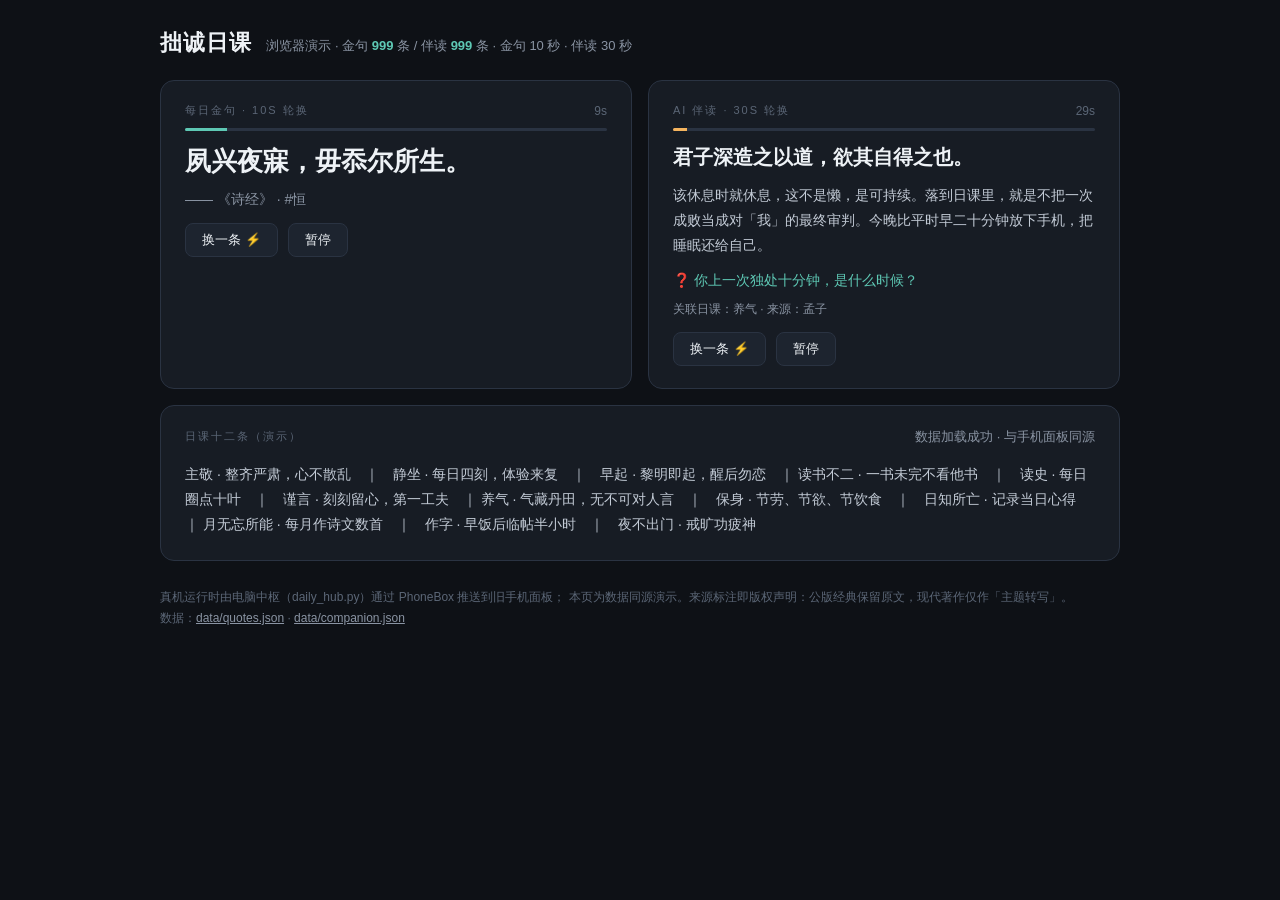
<file: docs/preview.html>
<!DOCTYPE html>
<html lang="zh-CN">
<head>
<meta charset="UTF-8">
<meta name="viewport" content="width=device-width, initial-scale=1.0">
<title>拙诚日课 · 浏览器演示</title>
<style>
  :root {
    --bg: #0e1116; --card: #171c24; --card2: #1d242f; --line: #2a3342;
    --txt: #eef2f6; --sub: #8a94a3; --amber: #f5b45e; --teal: #5ec8b4; --dim: #5b6676;
  }
  * { margin: 0; padding: 0; box-sizing: border-box; }
  body {
    background: var(--bg); color: var(--txt);
    font-family: "PingFang SC", "Microsoft YaHei", sans-serif;
    min-height: 100vh; padding: 28px 20px;
  }
  .wrap { max-width: 960px; margin: 0 auto; }
  header { display: flex; align-items: baseline; gap: 14px; margin-bottom: 22px; flex-wrap: wrap; }
  h1 { font-size: 22px; letter-spacing: .05em; }
  .meta { color: var(--sub); font-size: 13px; }
  .meta b { color: var(--teal); font-weight: 600; }
  .grid { display: grid; grid-template-columns: 1fr 1fr; gap: 16px; }
  @media (max-width: 760px) { .grid { grid-template-columns: 1fr; } }
  .card {
    background: var(--card); border: 1px solid var(--line); border-radius: 14px;
    padding: 22px 24px; display: flex; flex-direction: column; gap: 10px; min-height: 250px;
  }
  .card.wide { grid-column: 1 / -1; min-height: 0; }
  .label { font-size: 11px; letter-spacing: .18em; color: var(--dim); text-transform: uppercase; }
  .quote { font-size: 26px; line-height: 1.55; font-weight: 600; overflow-wrap: break-word; }
  .src { color: var(--sub); font-size: 14px; }
  .bar { height: 3px; background: var(--line); border-radius: 2px; overflow: hidden; }
  .bar i { display: block; height: 100%; background: var(--teal); width: 0%; transition: width .3s linear; }
  .bar.amber i { background: var(--amber); }
  .row { display: flex; justify-content: space-between; align-items: center; }
  .timer { font-size: 12px; color: var(--dim); font-variant-numeric: tabular-nums; }
  .passage { font-size: 20px; line-height: 1.6; font-weight: 600; }
  .insight { font-size: 14px; line-height: 1.8; color: #c3cbd6; }
  .chip {
    display: inline-block; font-size: 12px; padding: 3px 10px; border-radius: 20px;
    background: rgba(245,180,94,.12); color: var(--amber); width: fit-content;
  }
  .question { font-size: 14px; color: var(--teal); line-height: 1.6; }
  .practice { font-size: 12px; color: var(--sub); }
  button {
    background: var(--card2); color: var(--txt); border: 1px solid var(--line);
    border-radius: 8px; padding: 7px 16px; font-size: 13px; cursor: pointer;
  }
  button:hover { border-color: var(--teal); color: var(--teal); }
  .tools { display: flex; gap: 10px; margin-top: 4px; }
  footer { margin-top: 26px; color: var(--dim); font-size: 12px; line-height: 1.8; }
  footer a { color: var(--sub); }
</style>
  <meta name="referrer" content="strict-origin-when-cross-origin" />
  <script src="zhubao-analytics.js" async fetchpriority="low"
          data-site-id="zhuocheng-terminal" data-site-group="BUILD"
          data-repo="zhubao315/zhuocheng-terminal" data-page-type="demo"></script>
</head>
<body>
<div class="wrap">
  <header>
    <h1>拙诚日课</h1>
    <span class="meta">浏览器演示 · 金句 <b id="qcount">…</b> 条 / 伴读 <b id="ccount">…</b> 条 ·
      金句 10 秒 · 伴读 30 秒</span>
  </header>

  <div class="grid">
    <div class="card">
      <div class="row">
        <span class="label">每日金句 · 10s 轮换</span><span class="timer" id="qt">10s</span>
      </div>
      <div class="bar"><i id="qbar"></i></div>
      <div class="quote" id="quote">加载中…</div>
      <div class="src" id="qsrc"></div>
      <div class="tools"><button id="qnext">换一条 ⚡</button><button id="qpause">暂停</button></div>
    </div>

    <div class="card">
      <div class="row">
        <span class="label">AI 伴读 · 30s 轮换</span><span class="timer" id="ct">30s</span>
      </div>
      <div class="bar amber"><i id="cbar"></i></div>
      <div class="passage" id="cpassage">加载中…</div>
      <div class="insight" id="cinsight"></div>
      <div class="question" id="cquestion"></div>
      <div class="practice" id="cpractice"></div>
      <div class="tools"><button id="cnext">换一条 ⚡</button><button id="cpause">暂停</button></div>
    </div>

    <div class="card wide">
      <div class="row"><span class="label">日课十二条（演示）</span><span class="meta" id="qmeta"></span></div>
      <div class="insight" style="margin-top:6px">
        主敬 · 整齐严肃，心不散乱　｜　静坐 · 每日四刻，体验来复　｜　早起 · 黎明即起，醒后勿恋　｜
        读书不二 · 一书未完不看他书　｜　读史 · 每日圈点十叶　｜　谨言 · 刻刻留心，第一工夫　｜
        养气 · 气藏丹田，无不可对人言　｜　保身 · 节劳、节欲、节饮食　｜　日知所亡 · 记录当日心得　｜
        月无忘所能 · 每月作诗文数首　｜　作字 · 早饭后临帖半小时　｜　夜不出门 · 戒旷功疲神
      </div>
    </div>
  </div>

  <footer>
    真机运行时由电脑中枢（daily_hub.py）通过 PhoneBox 推送到旧手机面板；
    本页为数据同源演示。来源标注即版权声明：公版经典保留原文，现代著作仅作「主题转写」。
    <br>数据：<a href="data/quotes.json">data/quotes.json</a> ·
    <a href="data/companion.json">data/companion.json</a>
  </footer>
</div>

<script>
  // fetch 失败（file:// 直开）时回退到内置样例
  const FALLBACK = {
    quotes: [
      {text:"应无所住而生其心。", source:"金刚经", tag:"空性"},
      {text:"结硬寨，打呆仗。", source:"曾国藩", tag:"拙诚"},
      {text:"物来顺应，未来不迎，当时不杂，既过不恋。", source:"曾国藩", tag:"当下"},
      {text:"知人者智，自知者明。", source:"老子《道德经》", tag:"自知"},
      {text:"生如夏花之绚烂，死如秋叶之静美。", source:"泰戈尔《飞鸟集》", tag:"无常"}
    ],
    companions: [
      {passage:"结硬寨，打呆仗。", source:"曾国藩", tag:"拙诚", practice:"读书不二",
       insight:"不取巧、不投机，先立于不败之地。用笨功夫搭建系统优势，然后等待复利。看似最慢，往往最快。",
       question:"你的「硬寨」是什么？今天有没有加固一寸？"}
    ]
  };

  let quotes = FALLBACK.quotes, companions = FALLBACK.companions;
  let qi = -1, ci = -1, lastQ = -1, lastC = -1;
  let qPaused = false, cPaused = false;
  const Q_SEC = 10, C_SEC = 30;

  const $ = id => document.getElementById(id);
  const rnd = (n, not) => { if (n <= 1) return 0; let p = [...Array(n).keys()].filter(i => i !== not); return p[Math.floor(Math.random() * p.length)]; };

  function pick(list, kind) {
    if (kind === 'q') { lastQ = qi = rnd(list.length, qi); return list[qi]; }
    lastC = ci = rnd(list.length, ci); return list[ci];
  }

  function showQuote() {
    const q = pick(quotes, 'q');
    $('quote').textContent = q.text;
    $('qsrc').textContent = `—— ${q.source} · #${q.tag}`;
  }
  function showCompanion() {
    const c = pick(companions, 'c');
    $('cpassage').textContent = c.passage;
    $('cinsight').textContent = c.insight;
    $('cquestion').textContent = `❓ ${c.question}`;
    $('cpractice').textContent = `关联日课：${c.practice} · 来源：${c.source}`;
  }

  let qLeft = Q_SEC, cLeft = C_SEC;
  setInterval(() => {
    if (!qPaused && quotes.length) {
      qLeft--; if (qLeft <= 0) { showQuote(); qLeft = Q_SEC; }
      $('qt').textContent = qLeft + 's';
      $('qbar').style.width = ((Q_SEC - qLeft) / Q_SEC * 100) + '%';
    }
    if (!cPaused && companions.length) {
      cLeft--; if (cLeft <= 0) { showCompanion(); cLeft = C_SEC; }
      $('ct').textContent = cLeft + 's';
      $('cbar').style.width = ((C_SEC - cLeft) / C_SEC * 100) + '%';
    }
  }, 1000);

  $('qnext').onclick = () => { showQuote(); qLeft = Q_SEC; };
  $('cnext').onclick = () => { showCompanion(); cLeft = C_SEC; };
  $('qpause').onclick = e => { qPaused = !qPaused; e.target.textContent = qPaused ? '继续' : '暂停'; };
  $('cpause').onclick = e => { cPaused = !cPaused; e.target.textContent = cPaused ? '继续' : '暂停'; };

  (async () => {
    // 路径探测：GitHub Pages（docs/ 为站点根）优先 data/，本地仓库回退 ../data/
    async function loadJson(paths) {
      for (const p of paths) {
        try { const r = await fetch(p); if (r.ok) return await r.json(); } catch (e) { /* next */ }
      }
      throw new Error('all paths failed');
    }
    try {
      const [rq, rc] = await Promise.all([
        loadJson(['data/quotes.json', '../data/quotes.json']),
        loadJson(['data/companion.json', '../data/companion.json'])
      ]);
      if (rq.items?.length) quotes = rq.items;
      if (rc.items?.length) companions = rc.items;
      $('qmeta').textContent = '数据加载成功 · 与手机面板同源';
    } catch (e) {
      $('qmeta').textContent = 'fetch 失败（file:// 直开），使用内置样例；经 http 访问可加载完整 999+999';
    }
    $('qcount').textContent = quotes.length;
    $('ccount').textContent = companions.length;
    showQuote(); showCompanion();
  })();
</script>
</body>
</html>
</file>
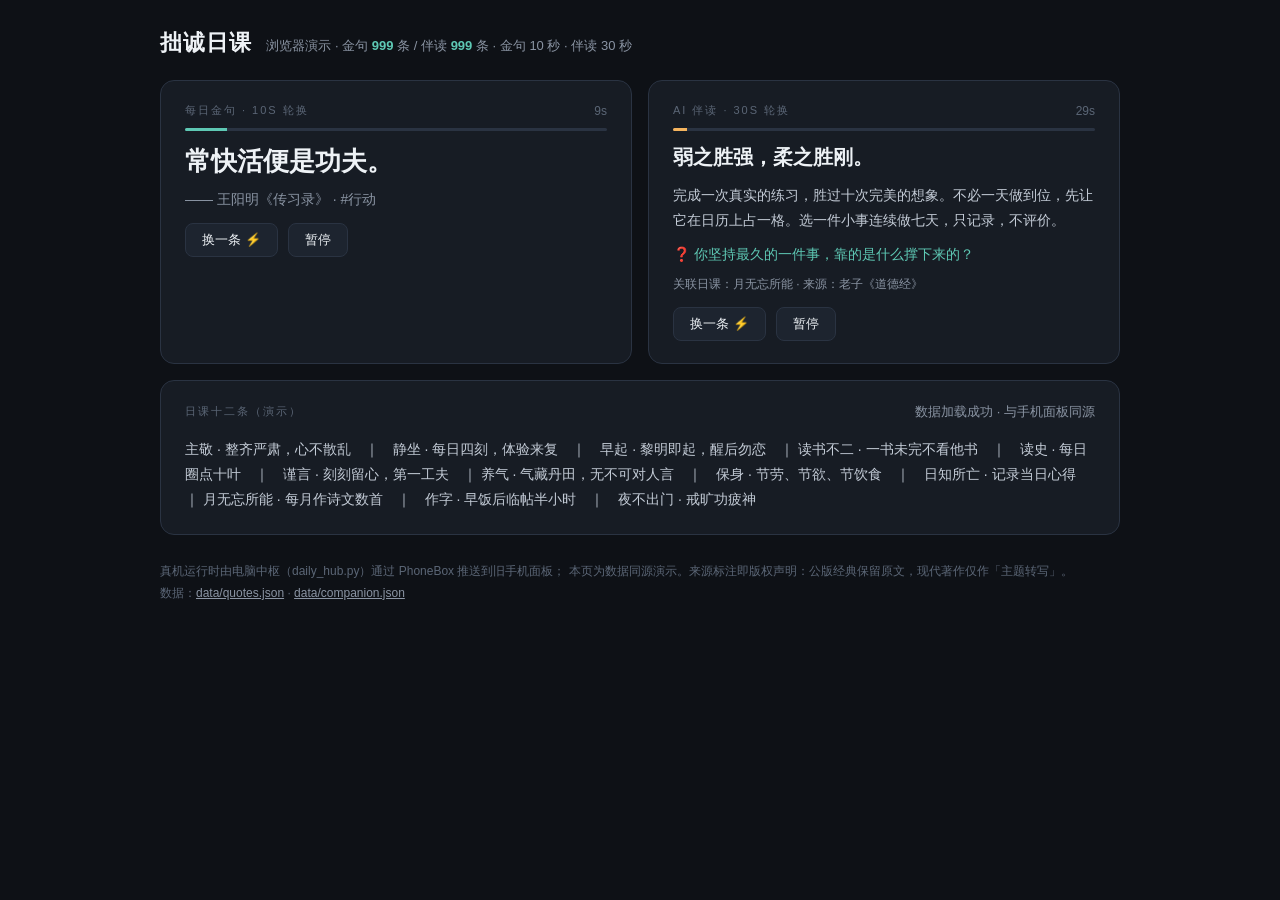
<file: web/preview.html>
<!DOCTYPE html>
<html lang="zh-CN">
<head>
<meta charset="UTF-8">
<meta name="viewport" content="width=device-width, initial-scale=1.0">
<title>拙诚日课 · 浏览器演示</title>
<style>
  :root {
    --bg: #0e1116; --card: #171c24; --card2: #1d242f; --line: #2a3342;
    --txt: #eef2f6; --sub: #8a94a3; --amber: #f5b45e; --teal: #5ec8b4; --dim: #5b6676;
  }
  * { margin: 0; padding: 0; box-sizing: border-box; }
  body {
    background: var(--bg); color: var(--txt);
    font-family: "PingFang SC", "Microsoft YaHei", sans-serif;
    min-height: 100vh; padding: 28px 20px;
  }
  .wrap { max-width: 960px; margin: 0 auto; }
  header { display: flex; align-items: baseline; gap: 14px; margin-bottom: 22px; flex-wrap: wrap; }
  h1 { font-size: 22px; letter-spacing: .05em; }
  .meta { color: var(--sub); font-size: 13px; }
  .meta b { color: var(--teal); font-weight: 600; }
  .grid { display: grid; grid-template-columns: 1fr 1fr; gap: 16px; }
  @media (max-width: 760px) { .grid { grid-template-columns: 1fr; } }
  .card {
    background: var(--card); border: 1px solid var(--line); border-radius: 14px;
    padding: 22px 24px; display: flex; flex-direction: column; gap: 10px; min-height: 250px;
  }
  .card.wide { grid-column: 1 / -1; min-height: 0; }
  .label { font-size: 11px; letter-spacing: .18em; color: var(--dim); text-transform: uppercase; }
  .quote { font-size: 26px; line-height: 1.55; font-weight: 600; overflow-wrap: break-word; }
  .src { color: var(--sub); font-size: 14px; }
  .bar { height: 3px; background: var(--line); border-radius: 2px; overflow: hidden; }
  .bar i { display: block; height: 100%; background: var(--teal); width: 0%; transition: width .3s linear; }
  .bar.amber i { background: var(--amber); }
  .row { display: flex; justify-content: space-between; align-items: center; }
  .timer { font-size: 12px; color: var(--dim); font-variant-numeric: tabular-nums; }
  .passage { font-size: 20px; line-height: 1.6; font-weight: 600; }
  .insight { font-size: 14px; line-height: 1.8; color: #c3cbd6; }
  .chip {
    display: inline-block; font-size: 12px; padding: 3px 10px; border-radius: 20px;
    background: rgba(245,180,94,.12); color: var(--amber); width: fit-content;
  }
  .question { font-size: 14px; color: var(--teal); line-height: 1.6; }
  .practice { font-size: 12px; color: var(--sub); }
  button {
    background: var(--card2); color: var(--txt); border: 1px solid var(--line);
    border-radius: 8px; padding: 7px 16px; font-size: 13px; cursor: pointer;
  }
  button:hover { border-color: var(--teal); color: var(--teal); }
  .tools { display: flex; gap: 10px; margin-top: 4px; }
  footer { margin-top: 26px; color: var(--dim); font-size: 12px; line-height: 1.8; }
  footer a { color: var(--sub); }
</style>
</head>
<body>
<div class="wrap">
  <header>
    <h1>拙诚日课</h1>
    <span class="meta">浏览器演示 · 金句 <b id="qcount">…</b> 条 / 伴读 <b id="ccount">…</b> 条 ·
      金句 10 秒 · 伴读 30 秒</span>
  </header>

  <div class="grid">
    <div class="card">
      <div class="row">
        <span class="label">每日金句 · 10s 轮换</span><span class="timer" id="qt">10s</span>
      </div>
      <div class="bar"><i id="qbar"></i></div>
      <div class="quote" id="quote">加载中…</div>
      <div class="src" id="qsrc"></div>
      <div class="tools"><button id="qnext">换一条 ⚡</button><button id="qpause">暂停</button></div>
    </div>

    <div class="card">
      <div class="row">
        <span class="label">AI 伴读 · 30s 轮换</span><span class="timer" id="ct">30s</span>
      </div>
      <div class="bar amber"><i id="cbar"></i></div>
      <div class="passage" id="cpassage">加载中…</div>
      <div class="insight" id="cinsight"></div>
      <div class="question" id="cquestion"></div>
      <div class="practice" id="cpractice"></div>
      <div class="tools"><button id="cnext">换一条 ⚡</button><button id="cpause">暂停</button></div>
    </div>

    <div class="card wide">
      <div class="row"><span class="label">日课十二条（演示）</span><span class="meta" id="qmeta"></span></div>
      <div class="insight" style="margin-top:6px">
        主敬 · 整齐严肃，心不散乱　｜　静坐 · 每日四刻，体验来复　｜　早起 · 黎明即起，醒后勿恋　｜
        读书不二 · 一书未完不看他书　｜　读史 · 每日圈点十叶　｜　谨言 · 刻刻留心，第一工夫　｜
        养气 · 气藏丹田，无不可对人言　｜　保身 · 节劳、节欲、节饮食　｜　日知所亡 · 记录当日心得　｜
        月无忘所能 · 每月作诗文数首　｜　作字 · 早饭后临帖半小时　｜　夜不出门 · 戒旷功疲神
      </div>
    </div>
  </div>

  <footer>
    真机运行时由电脑中枢（daily_hub.py）通过 PhoneBox 推送到旧手机面板；
    本页为数据同源演示。来源标注即版权声明：公版经典保留原文，现代著作仅作「主题转写」。
    <br>数据：<a href="../data/quotes.json">data/quotes.json</a> ·
    <a href="../data/companion.json">data/companion.json</a>
  </footer>
</div>

<script>
  // fetch 失败（file:// 直开）时回退到内置样例
  const FALLBACK = {
    quotes: [
      {text:"应无所住而生其心。", source:"金刚经", tag:"空性"},
      {text:"结硬寨，打呆仗。", source:"曾国藩", tag:"拙诚"},
      {text:"物来顺应，未来不迎，当时不杂，既过不恋。", source:"曾国藩", tag:"当下"},
      {text:"知人者智，自知者明。", source:"老子《道德经》", tag:"自知"},
      {text:"生如夏花之绚烂，死如秋叶之静美。", source:"泰戈尔《飞鸟集》", tag:"无常"}
    ],
    companions: [
      {passage:"结硬寨，打呆仗。", source:"曾国藩", tag:"拙诚", practice:"读书不二",
       insight:"不取巧、不投机，先立于不败之地。用笨功夫搭建系统优势，然后等待复利。看似最慢，往往最快。",
       question:"你的「硬寨」是什么？今天有没有加固一寸？"}
    ]
  };

  let quotes = FALLBACK.quotes, companions = FALLBACK.companions;
  let qi = -1, ci = -1, lastQ = -1, lastC = -1;
  let qPaused = false, cPaused = false;
  const Q_SEC = 10, C_SEC = 30;

  const $ = id => document.getElementById(id);
  const rnd = (n, not) => { if (n <= 1) return 0; let p = [...Array(n).keys()].filter(i => i !== not); return p[Math.floor(Math.random() * p.length)]; };

  function pick(list, kind) {
    if (kind === 'q') { lastQ = qi = rnd(list.length, qi); return list[qi]; }
    lastC = ci = rnd(list.length, ci); return list[ci];
  }

  function showQuote() {
    const q = pick(quotes, 'q');
    $('quote').textContent = q.text;
    $('qsrc').textContent = `—— ${q.source} · #${q.tag}`;
  }
  function showCompanion() {
    const c = pick(companions, 'c');
    $('cpassage').textContent = c.passage;
    $('cinsight').textContent = c.insight;
    $('cquestion').textContent = `❓ ${c.question}`;
    $('cpractice').textContent = `关联日课：${c.practice} · 来源：${c.source}`;
  }

  let qLeft = Q_SEC, cLeft = C_SEC;
  setInterval(() => {
    if (!qPaused && quotes.length) {
      qLeft--; if (qLeft <= 0) { showQuote(); qLeft = Q_SEC; }
      $('qt').textContent = qLeft + 's';
      $('qbar').style.width = ((Q_SEC - qLeft) / Q_SEC * 100) + '%';
    }
    if (!cPaused && companions.length) {
      cLeft--; if (cLeft <= 0) { showCompanion(); cLeft = C_SEC; }
      $('ct').textContent = cLeft + 's';
      $('cbar').style.width = ((C_SEC - cLeft) / C_SEC * 100) + '%';
    }
  }, 1000);

  $('qnext').onclick = () => { showQuote(); qLeft = Q_SEC; };
  $('cnext').onclick = () => { showCompanion(); cLeft = C_SEC; };
  $('qpause').onclick = e => { qPaused = !qPaused; e.target.textContent = qPaused ? '继续' : '暂停'; };
  $('cpause').onclick = e => { cPaused = !cPaused; e.target.textContent = cPaused ? '继续' : '暂停'; };

  (async () => {
    try {
      const [rq, rc] = await Promise.all([
        fetch('../data/quotes.json').then(r => r.json()),
        fetch('../data/companion.json').then(r => r.json())
      ]);
      if (rq.items?.length) quotes = rq.items;
      if (rc.items?.length) companions = rc.items;
      $('qmeta').textContent = '数据加载成功 · 与手机面板同源';
    } catch (e) {
      $('qmeta').textContent = 'fetch 失败（file:// 直开），使用内置样例；经 http 访问可加载完整 999+999';
    }
    $('qcount').textContent = quotes.length;
    $('ccount').textContent = companions.length;
    showQuote(); showCompanion();
  })();
</script>
</body>
</html>
</file>
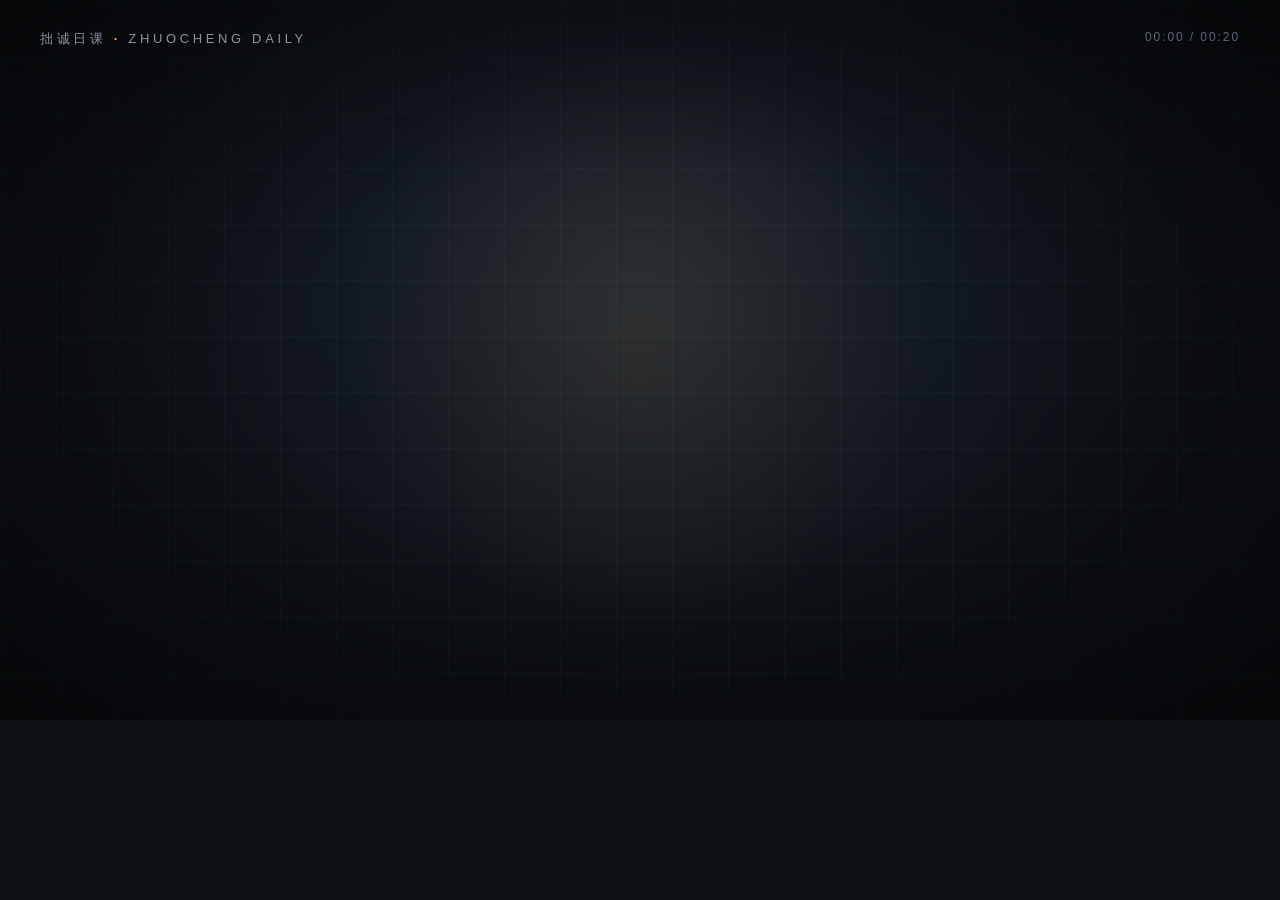
<file: promotion/video/scene.html>
<!DOCTYPE html>
<html lang="zh-CN">
<head>
<meta charset="UTF-8">
<title>拙诚日课 · 产品宣传片场景</title>
<style>
  * { margin: 0; padding: 0; box-sizing: border-box; }
  html, body { width: 1280px; height: 720px; overflow: hidden; background: #0e1116; }
  body { font-family: "Microsoft YaHei", "PingFang SC", sans-serif; color: #eef2f6; }
  #stage {
    position: relative; width: 1280px; height: 720px; overflow: hidden;
    background: radial-gradient(ellipse at 50% 38%, #17212d 0%, #0e1116 62%);
  }
  .grid {
    position: absolute; inset: 0;
    background-image:
      linear-gradient(rgba(94,200,180,.045) 1px, transparent 1px),
      linear-gradient(90deg, rgba(94,200,180,.045) 1px, transparent 1px);
    background-size: 56px 56px;
  }
  .vign { position: absolute; inset: 0; background: radial-gradient(ellipse at center, transparent 38%, rgba(0,0,0,.62) 100%); }
  .halo {
    position: absolute; left: 50%; top: 46%; width: 620px; height: 620px;
    transform: translate(-50%,-50%); border-radius: 50%;
    background: radial-gradient(circle, rgba(245,180,94,.10) 0%, transparent 68%);
  }
  .scene { position: absolute; inset: 0; display: flex; flex-direction: column; align-items: center; justify-content: center; opacity: 0; }

  /* corner brand + progress */
  .corner { position: absolute; top: 30px; left: 40px; font-size: 13px; letter-spacing: .28em; color: #8a94a3; z-index: 20; }
  .corner b { color: #f5b45e; }
  .timecode { position: absolute; top: 30px; right: 40px; font-size: 12px; letter-spacing: .16em; color: #5b6676; z-index: 20; font-variant-numeric: tabular-nums; }
  .bar { position: absolute; left: 0; bottom: 0; height: 3px; background: linear-gradient(90deg,#5ec8b4,#f5b45e); width: 0; z-index: 20; }

  /* phone */
  .phone {
    position: relative; width: 190px; height: 380px; border-radius: 30px;
    border: 2px solid #2a3342; background: #0a0d12;
    box-shadow: 0 30px 70px rgba(0,0,0,.7), inset 0 0 0 6px #12171f;
  }
  .phone .notch { position: absolute; top: 12px; left: 50%; transform: translateX(-50%); width: 54px; height: 5px; border-radius: 3px; background: #2a3342; }
  .phone .screen {
    position: absolute; left: 12px; right: 12px; top: 26px; bottom: 26px; border-radius: 16px;
    background: #0e1116; overflow: hidden; display: flex; flex-direction: column;
    align-items: center; justify-content: center; text-align: center; padding: 14px;
  }
  .phone .screen .q { font-size: 17px; line-height: 1.65; color: #e8d9b8; letter-spacing: .04em; }
  .phone .screen .lbl { font-size: 10px; letter-spacing: .18em; color: #5b6676; margin-bottom: 16px; }
  .phone .screen .mini { font-size: 9px; color: #5b6676; letter-spacing: .12em; margin-top: 18px; }
  .dust { position: absolute; border-radius: 50%; background: #8a94a3; opacity: .18; }

  /* scene 1 text */
  .s1-title { position: absolute; top: 118px; font-size: 40px; letter-spacing: .16em; font-weight: 700; color: #c3cbd6; }
  .s1-sub { position: absolute; bottom: 96px; font-size: 22px; letter-spacing: .22em; color: #8a94a3; }

  /* scene 2 */
  .brand-zh { font-size: 68px; font-weight: 800; letter-spacing: .16em; color: #f5b45e; text-shadow: 0 0 40px rgba(245,180,94,.28); }
  .brand-en { font-size: 16px; letter-spacing: .52em; color: #8a94a3; margin-top: 14px; text-transform: uppercase; }
  .slogan { font-size: 27px; color: #e8d9b8; letter-spacing: .12em; margin-top: 42px; font-weight: 600; }
  .rule { width: 120px; height: 1px; background: linear-gradient(90deg,transparent,#f5b45e,transparent); margin: 26px 0 0; }

  /* scene 3 */
  .s3-head { font-size: 30px; letter-spacing: .1em; color: #eef2f6; margin-bottom: 34px; font-weight: 700; }
  .cards { display: grid; grid-template-columns: repeat(2, 400px); gap: 18px; }
  .fcard {
    height: 128px; border: 1px solid #2a3342; border-radius: 16px; background: #171c24;
    padding: 22px 26px; display: flex; flex-direction: column; justify-content: center;
  }
  .fcard .n { font-size: 13px; letter-spacing: .2em; color: #f5b45e; font-weight: 700; }
  .fcard .t { font-size: 22px; color: #eef2f6; margin-top: 8px; font-weight: 700; letter-spacing: .06em; }
  .fcard .d { font-size: 13px; color: #8a94a3; margin-top: 6px; letter-spacing: .04em; }
  .fcard.teal .n { color: #5ec8b4; }
  .fcard.teal { border-color: rgba(94,200,180,.28); }

  /* scene 4 */
  .s4-head { font-size: 15px; letter-spacing: .44em; color: #8a94a3; margin-bottom: 44px; }
  .nums { display: flex; gap: 78px; align-items: flex-end; }
  .numwrap { text-align: center; }
  .num { font-size: 92px; font-weight: 800; color: #f5b45e; font-variant-numeric: tabular-nums; line-height: 1; letter-spacing: -.02em; }
  .num.teal { color: #5ec8b4; }
  .numlbl { font-size: 14px; color: #8a94a3; letter-spacing: .18em; margin-top: 16px; }
  .s4-foot { margin-top: 52px; font-size: 18px; letter-spacing: .3em; color: #e8d9b8; }

  /* scene 5 */
  .end-mark { font-size: 54px; font-weight: 800; letter-spacing: .18em; color: #f5b45e; }
  .end-sub { font-size: 15px; letter-spacing: .38em; color: #8a94a3; margin-top: 12px; }
  .end-btns { display: flex; gap: 14px; margin-top: 52px; }
  .end-btns .b {
    padding: 14px 28px; border: 1px solid #2a3342; border-radius: 10px;
    font-size: 15px; color: #c3cbd6; background: #171c24; letter-spacing: .08em;
  }
  .end-btns .b.pri { background: #f5b45e; color: #1b1711; border-color: #f5b45e; font-weight: 700; }
  .end-foot { margin-top: 44px; font-size: 16px; letter-spacing: .3em; color: #5ec8b4; }
</style>
</head>
<body>
<div id="stage">
  <div class="grid"></div>
  <div class="halo"></div>
  <div class="vign"></div>
  <div class="corner">拙诚日课 <b>·</b> ZHUOCHENG DAILY</div>
  <div class="timecode" id="tc">00:00 / 00:20</div>
  <div class="bar" id="bar"></div>

  <!-- scene 1 -->
  <div class="scene" id="s1">
    <div class="s1-title">抽屉里的旧手机</div>
    <div class="phone" id="p1"><div class="notch"></div><div class="screen"><div class="lbl">IDLE DEVICE</div><div class="q" style="color:#5b6676">…</div><div class="mini">DUST · 000 DAYS</div></div></div>
    <div class="s1-sub">还能做什么？</div>
  </div>

  <!-- scene 2 -->
  <div class="scene" id="s2">
    <div class="brand-zh">拙诚日课</div>
    <div class="brand-en">ZhuoCheng Daily</div>
    <div class="rule"></div>
    <div class="slogan">把旧手机变成常亮的修身桌面</div>
  </div>

  <!-- scene 3 -->
  <div class="scene" id="s3">
    <div class="s3-head">一座随身的数字修身小院</div>
    <div class="cards">
      <div class="fcard" data-i="0"><div class="n">01 · OFFLINE</div><div class="t">离线金句 999 条</div><div class="d">每 3 分钟一句 · 10 条一组</div></div>
      <div class="fcard teal" data-i="1"><div class="n">02 · COMPANION</div><div class="t">AI 伴读 999 段</div><div class="d">每 10 分钟一段 · 5 段一组</div></div>
      <div class="fcard" data-i="2"><div class="n">03 · RITUAL</div><div class="t">日课 · 静坐三省</div><div class="d">曾国藩日课 · 定时静默提醒</div></div>
      <div class="fcard teal" data-i="3"><div class="n">04 · HABIT</div><div class="t">微习惯 · 定时中枢</div><div class="d">30 条微习惯 · 完成才打卡</div></div>
    </div>
  </div>

  <!-- scene 4 -->
  <div class="scene" id="s4">
    <div class="s4-head">OFFLINE FIRST · ZERO API KEY</div>
    <div class="nums">
      <div class="numwrap"><div class="num" id="n1">0</div><div class="numlbl">金句 / 伴读</div></div>
      <div class="numwrap"><div class="num teal" id="n2">0</div><div class="numlbl">离线可用</div></div>
      <div class="numwrap"><div class="num" id="n3">0</div><div class="numlbl">数据上传</div></div>
    </div>
    <div class="s4-foot">不联网 · 不注册 · 不收集</div>
  </div>

  <!-- scene 5 -->
  <div class="scene" id="s5">
    <div class="end-mark">日日不断</div>
    <div class="end-sub">拙 诚 拱 卒 · 长 期 主 义</div>
    <div class="end-btns">
      <div class="b pri">在线体验</div>
      <div class="b">下载 APK</div>
      <div class="b">开源仓库</div>
    </div>
    <div class="end-foot">zhuocheng-terminal</div>
  </div>
</div>

<script>
  var TOTAL = 20;
  function clamp(x){ return x < 0 ? 0 : (x > 1 ? 1 : x); }
  function seg(t,a,b){ return clamp((t-a)/(b-a)); }
  function ease(p){ return 1 - Math.pow(1-p, 3); }
  function fade(t,a,b,f) {
    var p = seg(t,a,b);
    if (p <= 0) return 0;
    return Math.min(ease(seg(t,a,a+f)), 1-ease(seg(t,b-f,b)));
  }
  function setOpacity(el,v){ el.style.opacity = Number(v).toFixed(3); }
  function move(el,x,y){ el.style.transform = 'translate('+x.toFixed(1)+'px,'+y.toFixed(1)+'px)'; }

  function render(t) {
    t = Math.max(0, Math.min(TOTAL, t));
    document.getElementById('tc').textContent =
      '00:' + String(Math.floor(t)).padStart(2,'0') + ' / 00:20';
    document.getElementById('bar').style.width = (t/TOTAL*1280).toFixed(1) + 'px';

    var s1 = document.getElementById('s1');
    var s2 = document.getElementById('s2');
    var s3 = document.getElementById('s3');
    var s4 = document.getElementById('s4');
    var s5 = document.getElementById('s5');

    // scene opacities
    setOpacity(s1, fade(t, 0.0, 4.0, 0.6));
    setOpacity(s2, fade(t, 4.0, 8.5, 0.6));
    setOpacity(s3, fade(t, 8.5, 13.5, 0.55));
    setOpacity(s4, fade(t, 13.5, 17.2, 0.5));
    setOpacity(s5, fade(t, 17.2, 20.0, 0.6));

    // s1: phone floats up, text shifts
    var p1 = ease(seg(t,0.2,1.4));
    move(s1.querySelector('.phone'), 0, (1-p1)*26);
    var q = ease(seg(t,0.5,1.6));
    move(s1.querySelector('.s1-title'), 0, (1-q)*-16);
    var r = ease(seg(t,1.8,3.0));
    move(s1.querySelector('.s1-sub'), 0, (1-r)*18);

    // s2: title rises
    var a2 = ease(seg(t,4.3,5.5));
    s2.querySelectorAll('.brand-zh,.brand-en,.rule,.slogan').forEach(function(el,i){
      move(el, 0, (1-ease(seg(t,4.2+i*0.16,5.4+i*0.16)))*26);
    });

    // s3: cards stagger in
    s3.querySelectorAll('.fcard').forEach(function(el,i){
      var e = ease(seg(t, 8.9+i*0.28, 9.9+i*0.28));
      move(el, (1-e)*36, 0);
      setOpacity(el, e.toFixed(3));
    });
    var h3 = ease(seg(t,8.7,9.7));
    move(s3.querySelector('.s3-head'), 0, (1-h3)*-18);

    // s4: counters
    document.getElementById('n1').textContent = String(Math.round(999*ease(seg(t,14.0,15.2))));
    document.getElementById('n2').textContent = String(Math.round(100*ease(seg(t,14.2,15.4)))) + '%';
    document.getElementById('n3').textContent = String(Math.round(0*ease(seg(t,14.4,15.6))));
    document.getElementById('n3').textContent = '0';
    var f4 = ease(seg(t,15.4,16.4));
    move(s4.querySelector('.s4-foot'), 0, (1-f4)*16);

    // s5: buttons stagger
    s5.querySelectorAll('.end-btns .b').forEach(function(el,i){
      var e = ease(seg(t, 18.0+i*0.2, 19.0+i*0.2));
      move(el, 0, (1-e)*20);
      setOpacity(el, e.toFixed(3));
    });
    var m5 = ease(seg(t,17.5,18.6));
    move(s5.querySelector('.end-mark'), 0, (1-m5)*-20);
  }
  window.renderFrame = render;
  render(0);
</script>
</body>
</html>
</file>
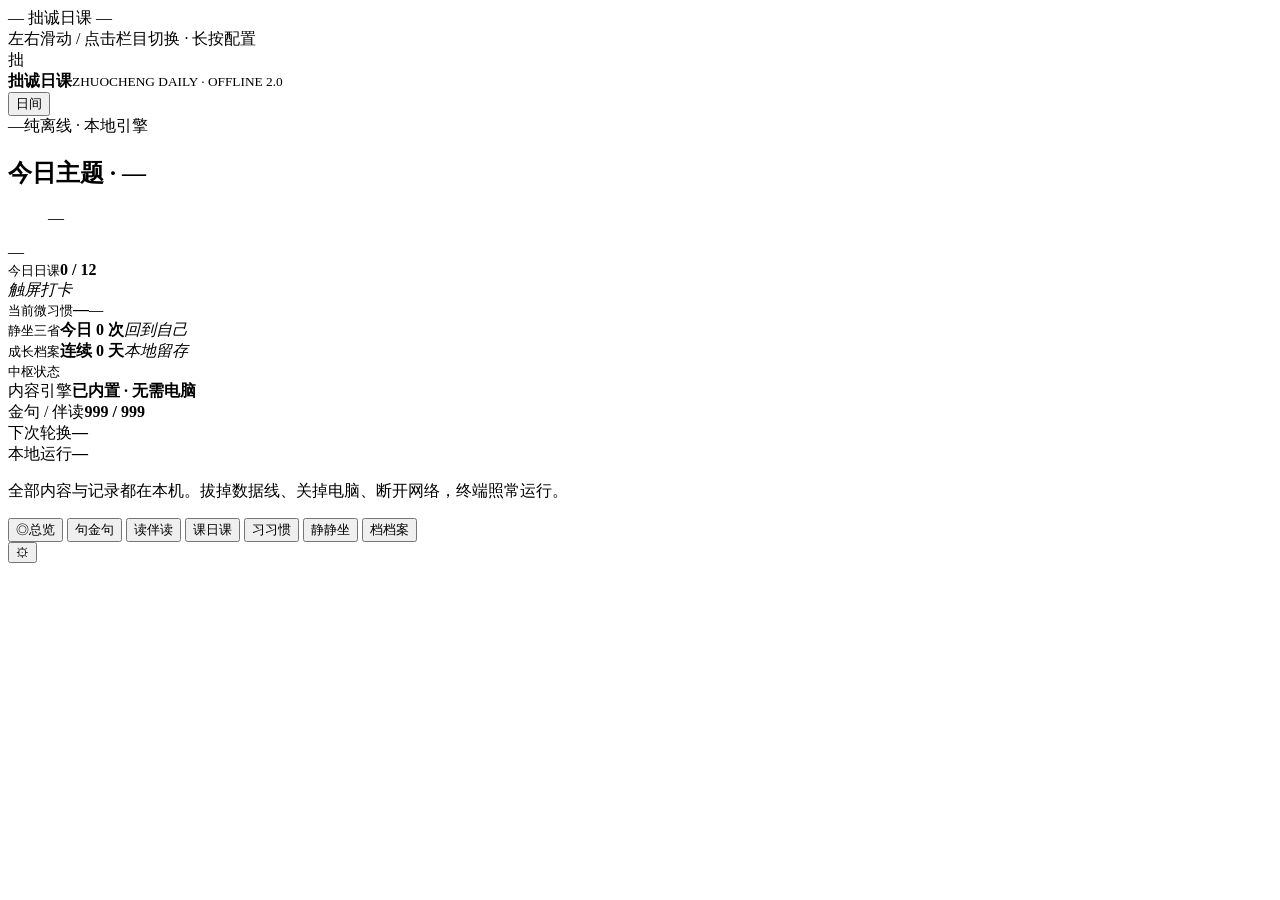
<file: web/offline/app.html>
<!doctype html>
<html lang="zh-CN">
<head>
<meta charset="utf-8">
<meta name="viewport" content="width=device-width,initial-scale=1,maximum-scale=1,user-scalable=no,viewport-fit=cover">
<meta name="theme-color" content="#0f1318">
<title>拙诚日课 · 全离线版 2.0</title>
<style>/*__CSS__*/</style>
</head>
<body>
<div id="app">
  <!-- 信息屏：默认形态，全屏轮播、无顶栏/底栏、极少互动 -->
  <section id="screen" class="screen">
    <div class="screen-top">
      <span id="scDate">—</span>
      <span class="screen-tag"><i></i>拙诚日课</span>
      <span id="scClock">—</span>
    </div>
    <div id="scBody" class="screen-body"></div>
    <div id="scNav" class="screen-nav"></div>
    <div id="scHint" class="screen-hint">左右滑动 / 点击栏目切换 · 长按配置</div>
  </section>

  <header id="topbar">
    <div class="brand">
      <span class="seal">拙</span>
      <div class="brand-text"><b>拙诚日课</b><small>ZHUOCHENG DAILY · OFFLINE 2.0</small></div>
    </div>
    <button id="themeBtn" class="ghost" type="button">日间</button>
  </header>

  <main id="main">
    <section class="page" id="page-overview">
      <div class="hero">
        <div class="hero-top"><span id="ovDate">—</span><span class="pill"><i></i>纯离线 · 本地引擎</span></div>
        <h1 id="ovTheme">今日主题 · —</h1>
        <blockquote id="ovQuote">—</blockquote>
        <div id="ovSource" class="source">—</div>
      </div>
      <div class="grid2">
        <div class="card" onclick="ZC.show('rike')"><small>今日日课</small><b id="ovRike">0 / 12</b><div class="bar"><span id="ovRikeBar"></span></div><em>触屏打卡</em></div>
        <div class="card" onclick="ZC.show('habit')"><small>当前微习惯</small><b id="ovHabit">—</b><em id="ovHabitMap">—</em></div>
        <div class="card" onclick="ZC.show('sit')"><small>静坐三省</small><b id="ovSit">今日 0 次</b><em>回到自己</em></div>
        <div class="card" onclick="ZC.show('archive')"><small>成长档案</small><b id="ovStreak">连续 0 天</b><em>本地留存</em></div>
      </div>
      <div class="card engine">
        <small>中枢状态</small>
        <div class="engine-row"><span>内容引擎</span><b>已内置 · 无需电脑</b></div>
        <div class="engine-row"><span>金句 / 伴读</span><b id="ovCounts">999 / 999</b></div>
        <div class="engine-row"><span>下次轮换</span><b id="ovNext">—</b></div>
        <div class="engine-row"><span>本地运行</span><b id="ovUptime">—</b></div>
      </div>
      <p class="footnote">全部内容与记录都在本机。拔掉数据线、关掉电脑、断开网络，终端照常运行。</p>
    </section>

    <section class="page" id="page-quote" hidden>
      <div class="page-head"><h2>每日金句</h2><span id="qIndex" class="counter">—</span></div>
      <div class="quote-stage">
        <blockquote id="qText" class="big-quote">—</blockquote>
        <div id="qMeta" class="source">—</div>
      </div>
      <div class="controls">
        <button id="qPrev" type="button">上一条</button>
        <button id="qPause" class="primary" type="button">暂停</button>
        <button id="qNext" type="button">下一条</button>
      </div>
      <div class="controls sub">
        <button id="qFav" type="button">收藏</button>
        <button id="qSmall" type="button">A−</button>
        <button id="qLarge" type="button">A＋</button>
      </div>
      <p class="footnote" id="qNextInfo">每 180 秒自动换新；组内可随时暂停、翻阅、收藏。</p>
    </section>

    <section class="page" id="page-companion" hidden>
      <div class="page-head"><h2>AI 伴读</h2><span id="cIndex" class="counter">—</span></div>
      <div class="card reading">
        <div id="cPassage" class="passage">—</div>
        <div id="cSource" class="source">—</div>
        <div class="divider"></div>
        <small class="label">品读</small>
        <p id="cInsight">—</p>
        <div class="question"><small class="label">今日一问</small><p id="cQuestion">—</p></div>
        <div class="action-line"><span id="cPractice">关联日课 · —</span><button id="cGoSit" class="ghost" type="button">去静坐</button></div>
      </div>
      <div class="controls">
        <button id="cPrev" type="button">上一条</button>
        <button id="cPause" class="primary" type="button">暂停</button>
        <button id="cNext" type="button">下一条</button>
      </div>
      <div class="controls sub"><button id="cFav" type="button">收藏</button></div>
      <p class="footnote" id="cNextInfo">每 600 秒自动换新。解读为构建期预生成，运行时不调用任何 API。</p>
    </section>

    <section class="page" id="page-rike" hidden>
      <div class="page-head"><h2>日课十二条</h2><span id="rProgress" class="counter">0 / 12</span></div>
      <div class="datebar">
        <button id="rPrevDay" type="button">‹ 前一日</button>
        <b id="rDate">—</b>
        <button id="rNextDay" type="button">后一日 ›</button>
      </div>
      <div class="bar wide"><span id="rBar"></span></div>
      <div id="rList" class="rike-grid"></div>
      <div class="controls sub"><button id="rReset" type="button">清空当日</button><button id="rToday" type="button">回到今天</button></div>
      <p class="footnote">点击条目即可勾选。每日记录保存在本机，不上传、不覆盖历史日期。</p>
    </section>

    <section class="page" id="page-habit" hidden>
      <div class="page-head"><h2>微习惯</h2><span id="hCount" class="counter">—</span></div>
      <div class="card habit-card">
        <small class="label">此刻行动</small>
        <p id="hText">—</p>
        <div class="chips"><span id="hMap">—</span><span id="hDur">—</span><span id="hLevel">—</span></div>
      </div>
      <div class="controls">
        <button id="hDone" class="primary" type="button">完成</button>
        <button id="hLater" type="button">稍后</button>
        <button id="hSkip" type="button">跳过</button>
      </div>
      <div class="controls sub"><button id="hNext" type="button">换一条</button><button id="hPause" type="button">暂停轮换</button></div>
      <p class="footnote" id="hNextInfo">每小时换一条；完成后计入当日记录，可随时回看。</p>
    </section>

    <section class="page" id="page-sit" hidden>
      <div class="page-head"><h2>静坐三省</h2><span id="sStatus" class="counter">未开始</span></div>
      <div class="sit-stage">
        <div id="sCircle" class="breath"><span id="sClock">00:00</span></div>
        <p id="sHint">调匀呼吸，随圆圈起伏。走神了，轻轻回来。</p>
      </div>
      <div class="controls" id="sMins">
        <button type="button" data-min="5">5 分钟</button>
        <button class="primary" type="button" data-min="10">10 分钟</button>
        <button type="button" data-min="15">15 分钟</button>
        <button type="button" data-min="20">20 分钟</button>
      </div>
      <div class="controls">
        <button id="sStart" class="primary" type="button">开始</button>
        <button id="sPause" type="button">暂停</button>
        <button id="sReset" type="button">重置</button>
      </div>
      <div class="card questions">
        <small class="label">三省</small>
        <label><input type="checkbox" id="sQ1"> 今日身心是否安住？</label>
        <label><input type="checkbox" id="sQ2"> 哪一句话还挂在心上？</label>
        <label><input type="checkbox" id="sQ3"> 明日最重要的一件事是什么？</label>
        <textarea id="sNote" rows="3" placeholder="写下一句省身记录（可选，仅存本机）"></textarea>
        <button id="sSave" class="primary wide-btn" type="button">保存本次静坐</button>
      </div>
    </section>

    <section class="page" id="page-archive" hidden>
      <div class="page-head"><h2>成长档案</h2><span class="counter">本地留存</span></div>
      <div class="grid2">
        <div class="card"><small>日课完成天数</small><b id="aDays">0</b></div>
        <div class="card"><small>连续天数</small><b id="aStreak">0</b></div>
        <div class="card"><small>微习惯完成</small><b id="aHabits">0</b></div>
        <div class="card"><small>静坐次数 / 分钟</small><b id="aSits">0 / 0</b></div>
      </div>
      <div class="card">
        <small class="label">近 7 日 · 日课</small>
        <div id="aWeek"></div>
      </div>
      <div class="card">
        <small class="label">收藏</small>
        <div id="aFavs" class="favs">暂无收藏</div>
      </div>
      <div class="card">
        <small class="label">导出（全部数据留在本机）</small>
        <div class="controls sub">
          <button id="aMd" type="button">导出 Markdown</button>
          <button id="aJson" type="button">导出 JSON</button>
        </div>
        <textarea id="aOut" rows="4" readonly placeholder="导出内容会显示在这里，也可复制"></textarea>
      </div>
      <p class="footnote">档案只统计真实保存的记录；没有记录的日子不会生成结论。</p>
    </section>
  </main>

  <nav id="tabs">
    <button type="button" data-page="overview"><span>◎</span>总览</button>
    <button type="button" data-page="quote"><span>句</span>金句</button>
    <button type="button" data-page="companion"><span>读</span>伴读</button>
    <button type="button" data-page="rike"><span>课</span>日课</button>
    <button type="button" data-page="habit"><span>习</span>习惯</button>
    <button type="button" data-page="sit"><span>静</span>静坐</button>
    <button type="button" data-page="archive"><span>档</span>档案</button>
  </nav>

  <button id="cfgBtn" type="button" aria-label="多端配置">⚙</button>
  <div id="cfgMask" class="cfg-mask" hidden></div>
  <aside id="cfgPanel" class="cfg-panel" hidden>
    <div class="cfg-head"><b>多端配置</b><button id="cfgClose" type="button" class="ghost">关闭</button></div>
    <div class="cfg-scroll">

    <small class="label">设备预设</small>
    <div id="cfgProfiles" class="cfg-profiles">
      <button type="button" data-profile="note2-landscape">红米 Note 2 · 横屏</button>
      <button type="button" data-profile="note2-portrait">红米 Note 2 · 竖屏</button>
      <button type="button" data-profile="tablet">平板 / 大屏</button>
      <button type="button" data-profile="desktop">桌面浏览器</button>
    </div>

    <small class="label">固定区域留白（像素）</small>
    <div class="cfg-row"><label>顶部 <input id="cfgTop" type="number" min="0" max="240" step="4"></label>
      <label>底部 <input id="cfgBottom" type="number" min="0" max="240" step="4"></label></div>

    <small class="label">显示</small>
    <div class="cfg-row"><label>字号 <input id="cfgScale" type="range" min="0.8" max="1.8" step="0.05"></label>
      <label>默认栏目
      <select id="cfgStart"><option value="quote">每日金句</option><option value="companion">AI 伴读</option><option value="rike">日课十二条</option><option value="habit">微习惯</option><option value="sit">静坐三省</option><option value="archive">成长档案</option></select></label></div>
    <div class="cfg-row"><label>主题
      <select id="cfgTheme"><option value="dark">夜间</option><option value="light">日间</option></select></label>
      <label>模式
      <select id="cfgMode"><option value="screen">信息屏（推荐）</option><option value="full">完整交互</option></select></label></div>
    <div class="cfg-row"><label>金句换新（秒，0 关）
      <input id="cfgQuoteSec" type="number" min="0" max="600" step="5"></label>
      <label>伴读换新（秒，0 关）
      <input id="cfgCompSec" type="number" min="0" max="600" step="5"></label></div>

    <small class="label">显示栏目（左右切换按此顺序）</small>
    <div id="cfgModules" class="cfg-modules"></div>
    <p class="footnote">配置只存本机。信息屏默认停在「默认栏目」，栏目手动左右切换；停在金句/伴读时按对应秒数自动换新（0 为不换）。左右滑动、点屏幕左右半区或点栏目名即可手动切换。顶部/底部留白用于避开固定的系统栏或外壳区域。</p>
    </div>

    <div class="cfg-actions">
      <button id="cfgSave" class="primary" type="button">保存并应用</button>
      <button id="cfgReset" type="button">恢复默认</button>
    </div>
  </aside>
</div>
<div id="toast"></div>
<script>/*__DATA__*/</script>
<script>/*__JS__*/</script>
</body>
</html>
</file>
